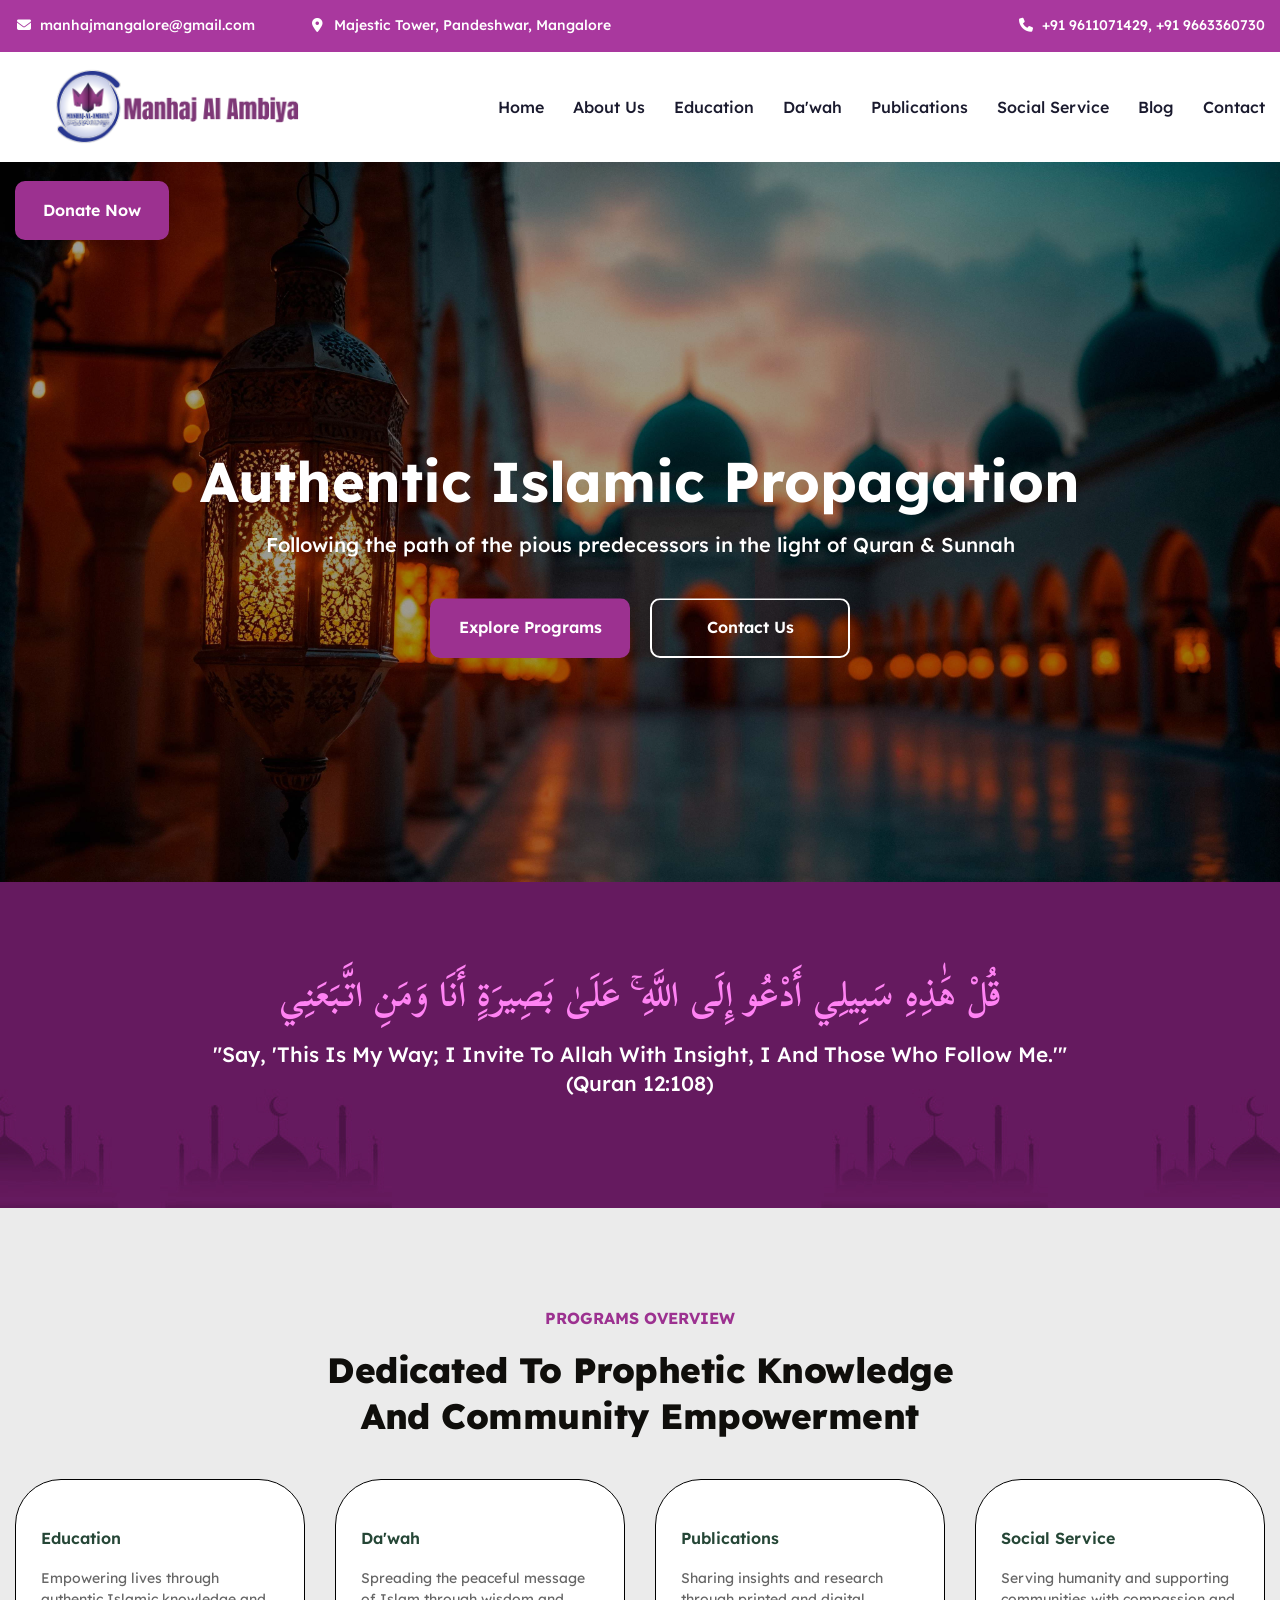
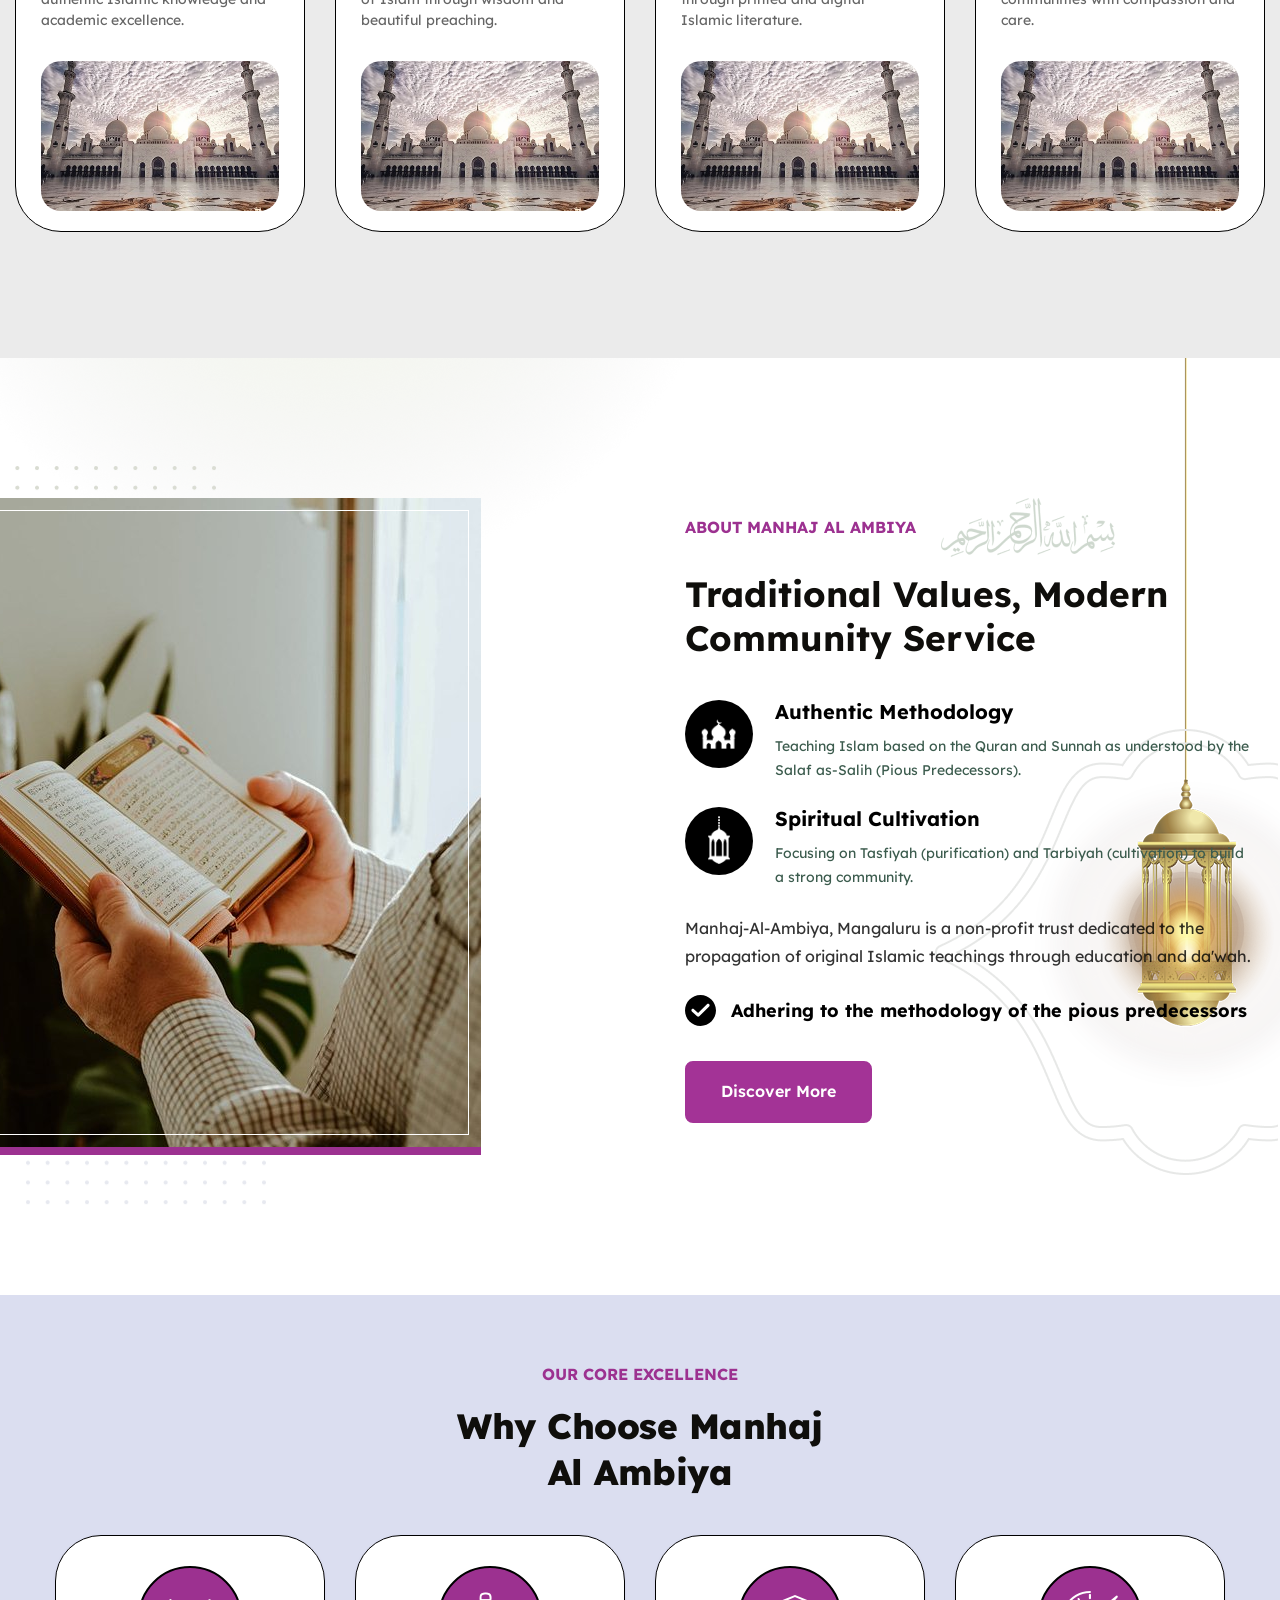
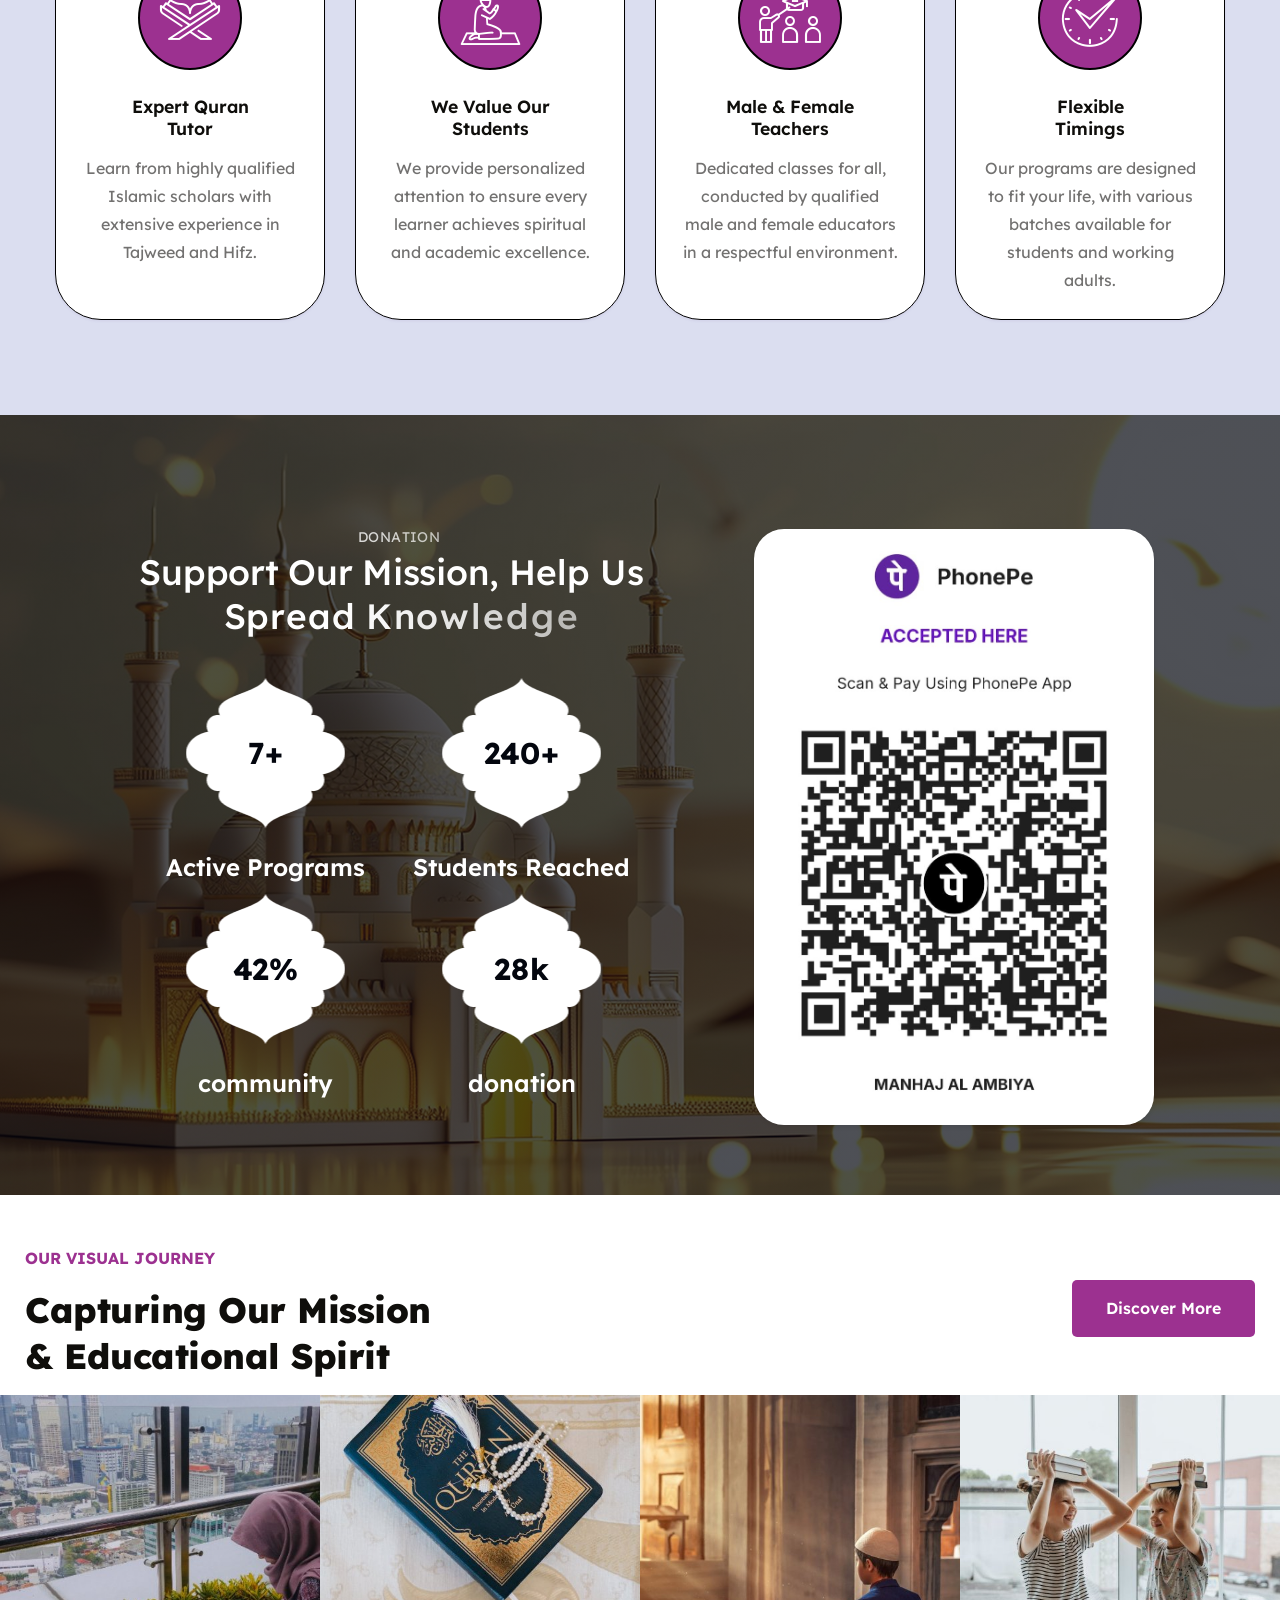
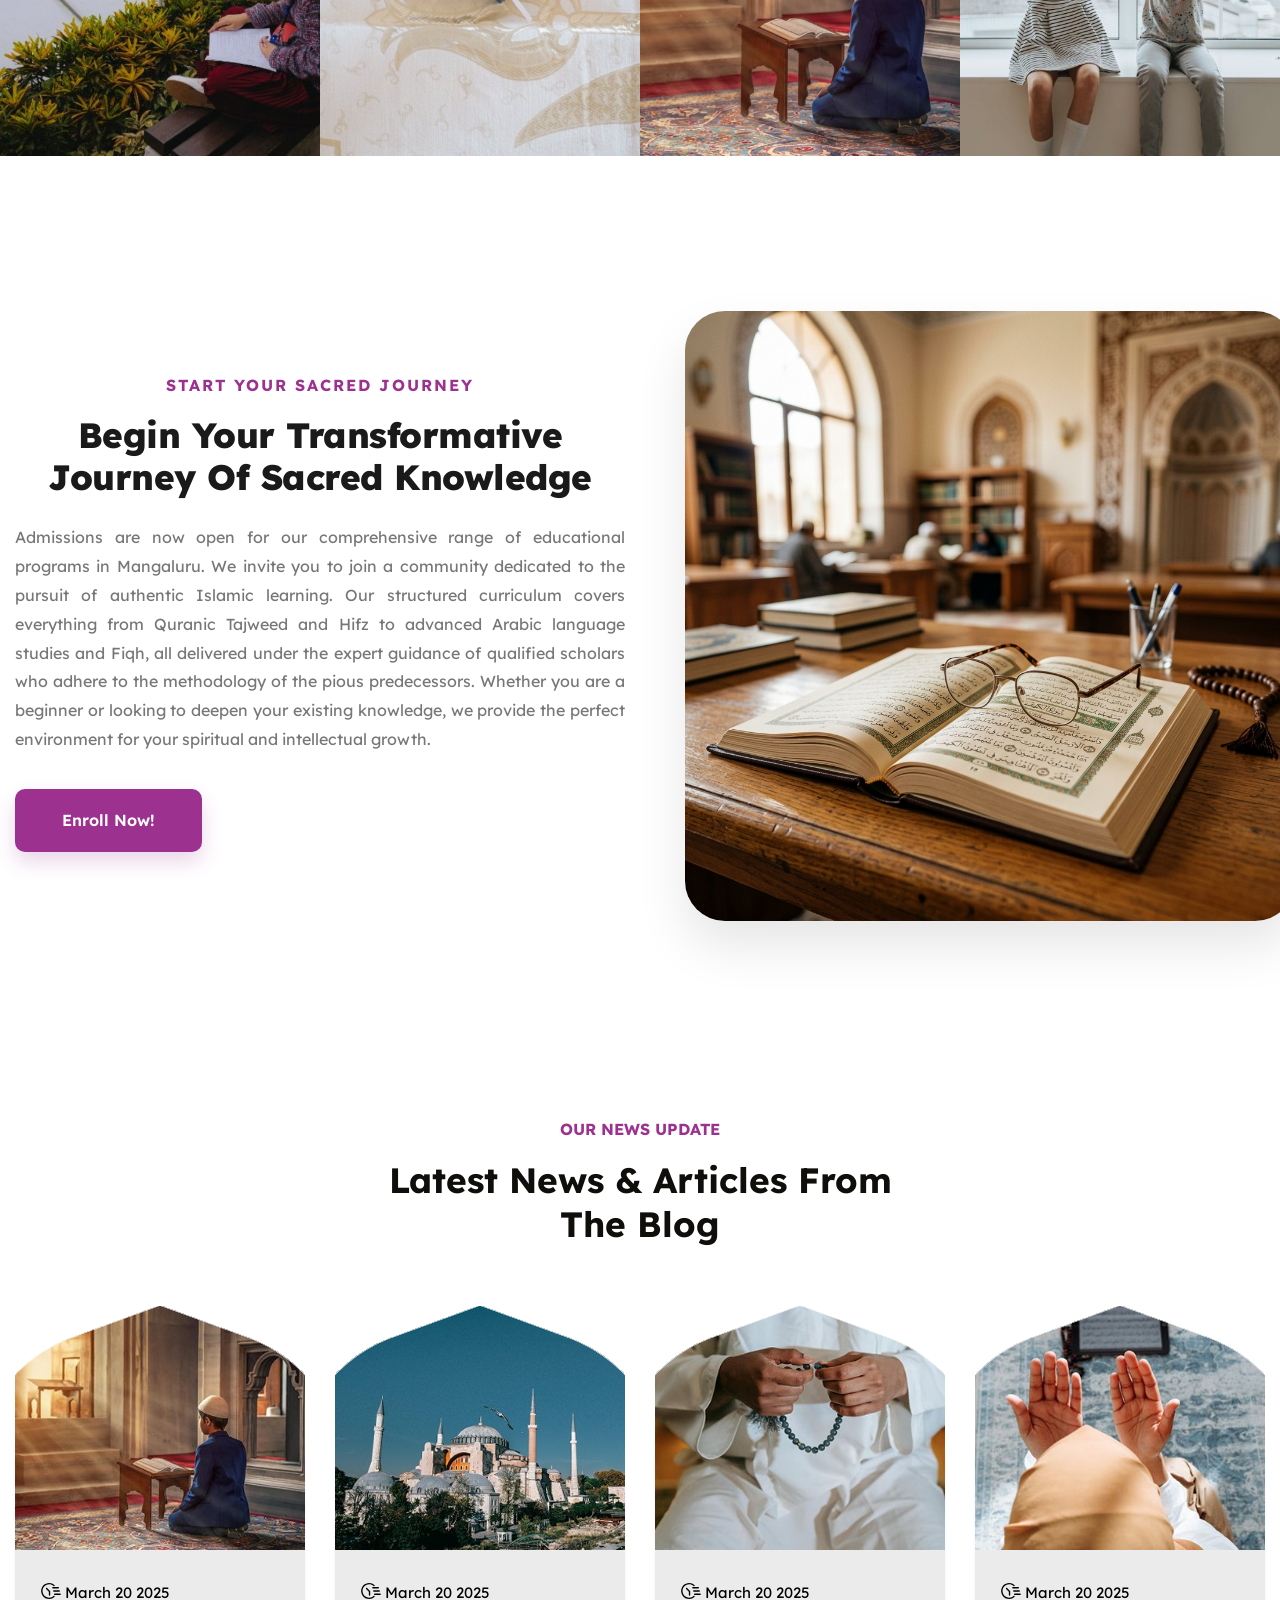
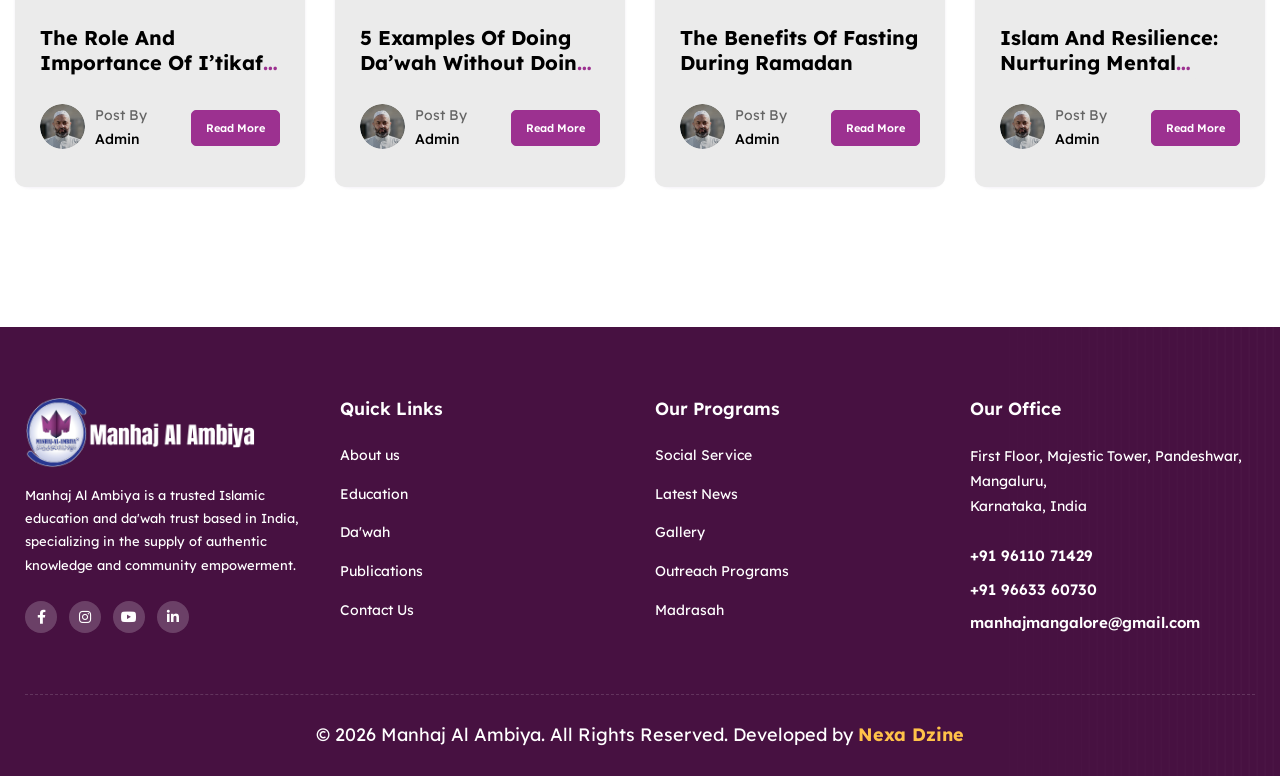
<file: index.html>
<!DOCTYPE html>
<html lang="en" dir="ltr">

<head>
	<meta charset="UTF-8">
	<meta name="viewport" content="width=device-width, initial-scale=1.0">
	<title>Manhaj Al Ambiya — Islamic Education & Da'wah, Mangaluru</title>
	<meta name="description"
		content="Non-profit Islamic educa 	tion, da'wah, and social service organisation in Mangaluru, Karnataka. Following the methodology of the pious predecessors.">
	<meta name="keywords"
		content="Manhaj Al Ambiya, Islamic Education, Da'wah, Mangaluru, Quran, Sunnah, Arabic Academy">
	<meta property="og:title" content="Manhaj Al Ambiya — Islamic Education & Da'wah, Mangaluru">
	<meta property="og:description"
		content="Non-profit Islamic education, da'wah, and social service organisation in Mangaluru, Karnataka.">
	<meta property="og:type" content="website">
	<link href="assets/css/bootstrap.css" rel="stylesheet">
	<link href="assets/css/style.css?v=2" rel="stylesheet">
	<link href="assets/css/responsive.css?v=2" rel="stylesheet">
	<link href="https://fonts.googleapis.com/css2?family=Lexend:wght@300;400;500;600;700;800;900&display=swap"
		rel="stylesheet">
	<link rel="stylesheet" href="styles.css?v=2">
</head>

<body>
		<div class="page-wrapper">


			<!-- Main Header / Style Five -->
			<header class="main-header header-style-five">
				<!-- Header Top -->
				<div class="header-top style-two">
					<div class="auto-container">
						<div class="inner-container">
							<div class="d-flex justify-content-between align-items-center flex-wrap">
								<div class="left-box d-flex align-items-center flex-wrap">
									<ul class="header-top_list">
										<li><span
												class="icon fa-solid fa-envelope fa-fw"></span>manhajmangalore@gmail.com
										</li>
										<li><span class="icon fa-solid fa-location-dot fa-fw"></span>Majestic Tower,
											Pandeshwar, Mangalore</li>
									</ul>
								</div>
								<ul class="header-top_list-two">
									<li style="font-weight: 500;"><span class="icon fa-solid fa-phone fa-fw"></span>+91
										9611071429, +91 9663360730</li>
								</ul>
							</div>
						</div>
					</div>
				</div>

				<!-- Header Upper -->
				<div class="header-upper">
					<div class="auto-container">
						<div class="inner-container">
							<div class="d-flex justify-content-between align-items-center flex-wrap">

								<div class="logo-box">
									<div class="logo"><a href="index.html"><img src="assets/main-img/logo/main-logo.png"
												alt="Manhaj Al Ambiya Logo"></a></div>
								</div>

								<div class="nav-outer">
									<!-- Main Menu -->
									<nav class="main-menu navbar-expand-md">
										<div class="navbar-header">
											<!-- Toggle Button -->
											<button class="navbar-toggler" type="button" data-toggle="collapse"
												data-target="#navbarSupportedContent"
												aria-controls="navbarSupportedContent" aria-expanded="false"
												aria-label="Toggle navigation">
												<span class="icon-bar"></span>
												<span class="icon-bar"></span>
												<span class="icon-bar"></span>
											</button>
										</div>

										<div class="navbar-collapse collapse clearfix" id="navbarSupportedContent">
											<ul class="navigation clearfix">
												<li class="active"><a href="index.html">Home</a></li>
												<li><a href="about.html">About Us</a></li>
												<li><a href="education.html">Education</a></li>
												<li><a href="dawa.html">Da'wah</a></li>
												<li><a href="publications.html">Publications</a></li>
												<li><a href="social-service.html">Social Service</a></li>
												<li><a href="blog.html">Blog</a></li>
												<li><a href="contact.html">Contact</a></li>
											</ul>
										</div>
									</nav>
								</div>

								<div class="outer-box d-flex align-items-center flex-wrap">
									<div class="header_button-box">
										<a href="#donation" class="theme-btn btn-style-five">
											<span class="btn-wrap">
												<span class="text-one">Donate Now</span>
												<span class="text-two">Donate Now</span>
											</span>
										</a>
									</div>
									<!-- Mobile Navigation Toggler -->
									<div class="mobile-nav-toggler"><span class="icon flaticon-menu"></span></div>
								</div>

							</div>
						</div>
					</div>
				</div>

				<!-- Mobile Menu  -->
				<div class="mobile-menu">
					<div class="menu-backdrop"></div>
					<div class="close-btn"><span class="icon flaticon-close-1"></span></div>

					<nav class="menu-box">
						<div class="nav-logo"><a href="index.html"><img src="assets/main-img/logo/main-logo.png"
									alt="Manhaj Al Ambiya Logo" style="height:48px;"></a></div>
						<div class="menu-outer">
							<!--Here Menu Will Come Automatically Via Javascript / Same Menu as in Header-->
						</div>
					</nav>
				</div>
			</header>
			<!-- End Header Five -->

			<!-- Slider Four -->
			<section class="slider-five">
				<div class="main-slider_two swiper-container">
					<div class="swiper-wrapper">

						<!-- Slide 1 -->
						<div class="swiper-slide">
							<div class="slider-five_bg" style="background-image:url(assets/main-img/main-slider/1.jpg)"></div>
							<div class="auto-container">
								<div class="row clearfix"
									style="display: flex; align-items: center; justify-content: center;">
									<!-- Content Column -->
									<div class="slider-five_content col-xl-12 col-lg-12 col-md-12 col-sm-12">
										<div class="slider-five_content-inner">
											<h1 class="slider-five_heading">Authentic Islamic Propagation</h1>
											<div class="slider-five_text" style="font-weight: 500;">Following the path
												of the pious predecessors in the light of Quran & Sunnah</div>
											<div class="slider-five_button mt-2">
												<a href="education.html" class="theme-btn btn-style-five">
													<span class="btn-wrap">
														<span class="text-one">Explore Programs</span>
														<span class="text-two">Explore Programs</span>
													</span>
												</a>
												<a href="contact.html" class="theme-btn btn-style-outline ms-3">
													<span class="btn-wrap">
														<span class="text-one">Contact Us</span>
														<span class="text-two">Contact Us</span>
													</span>
												</a>
											</div>
										</div>
									</div>
								</div>
							</div>
						</div>

						<!-- Slide 2 -->
						<div class="swiper-slide">
							<div class="slider-five_bg" style="background-image:url(assets/main-img/main-slider/2.jpg)"></div>
							<div class="auto-container">
								<div class="row clearfix"
									style="display: flex; align-items: center; justify-content: center;">
									<div class="slider-five_content col-xl-12 col-lg-12 col-md-12 col-sm-12">
										<div class="slider-five_content-inner">
											<h1 class="slider-five_heading">Authentic Islamic Propagation</h1>
											<div class="slider-five_text" style="font-weight: 500;">Following the path
												of the pious predecessors in the light of Quran & Sunnah</div>
											<div class="slider-five_button mt-2">
												<a href="education.html" class="theme-btn btn-style-five">
													<span class="btn-wrap">
														<span class="text-one">Explore Programs</span>
														<span class="text-two">Explore Programs</span>
													</span>
												</a>
												<a href="contact.html" class="theme-btn btn-style-outline ms-3">
													<span class="btn-wrap">
														<span class="text-one">Contact Us</span>
														<span class="text-two">Contact Us</span>
													</span>
												</a>
											</div>
										</div>
									</div>
								</div>
							</div>
						</div>

						<!-- Slide 3 -->
						<div class="swiper-slide">
							<div class="slider-five_bg" style="background-image:url(assets/main-img/main-slider/3.jpg)"></div>
							<div class="auto-container">
								<div class="row clearfix"
									style="display: flex; align-items: center; justify-content: center;">
									<div class="slider-five_content col-xl-12 col-lg-12 col-md-12 col-sm-12">
										<div class="slider-five_content-inner">
											<h1 class="slider-five_heading">Authentic Islamic Propagation</h1>
											<div class="slider-five_text" style="font-weight: 500;">Following the path
												of the pious predecessors in the light of Quran & Sunnah</div>
											<div class="slider-five_button mt-2">
												<a href="education.html" class="theme-btn btn-style-five">
													<span class="btn-wrap">
														<span class="text-one">Explore Programs</span>
														<span class="text-two">Explore Programs</span>
													</span>
												</a>
												<a href="contact.html" class="theme-btn btn-style-outline ms-3">
													<span class="btn-wrap">
														<span class="text-one">Contact Us</span>
														<span class="text-two">Contact Us</span>
													</span>
												</a>
											</div>
										</div>
									</div>
								</div>
							</div>
						</div>

						<!-- Slide 4 -->
						<div class="swiper-slide">
							<div class="slider-five_bg" style="background-image:url(assets/main-img/main-slider/4.jpg)"></div>
							<div class="auto-container">
								<div class="row clearfix"
									style="display: flex; align-items: center; justify-content: center;">
									<div class="slider-five_content col-xl-12 col-lg-12 col-md-12 col-sm-12">
										<div class="slider-five_content-inner">
											<h1 class="slider-five_heading">Authentic Islamic Propagation</h1>
											<div class="slider-five_text" style="font-weight: 500;">Following the path
												of the pious predecessors in the light of Quran & Sunnah</div>
											<div class="slider-five_button mt-2">
												<a href="education.html" class="theme-btn btn-style-five">
													<span class="btn-wrap">
														<span class="text-one">Explore Programs</span>
														<span class="text-two">Explore Programs</span>
													</span>
												</a>
												<a href="contact.html" class="theme-btn btn-style-outline ms-3">
													<span class="btn-wrap">
														<span class="text-one">Contact Us</span>
														<span class="text-two">Contact Us</span>
													</span>
												</a>
											</div>
										</div>
									</div>
								</div>
							</div>
						</div>

					</div>
				</div>
			</section>
			<!-- End Slider Four -->
			<!-- ============================================================
         SECTION 2 — MISSION STRIP (CTA Four)
         ============================================================ -->
			<section class="cta-four">
				<div class="cta-four_pattern" style="background-image:url(assets/main-img/background/cta-bg.jpg)"></div>
				<div class="auto-container">
					<h3 class="cta-four_title">
						<span class="text-arabic"
							style="display: block; font-size: 2.2rem; margin-bottom: 15px; color: #ff82f3;">قُلْ هَٰذِهِ
							سَبِيلِي أَدْعُو إِلَى اللَّهِ ۚ عَلَىٰ بَصِيرَةٍ أَنَا وَمَنِ اتَّبَعَنِي</span>
						<span
							style="display: block; font-size: 1.3rem; font-weight: 500; font-family: var(--font-body); line-height: 1.4; color: #ffffff;">"Say,
							'This is my way; I invite to Allah with insight, I and those who follow me.'" <br> (Quran
							12:108)</span>
					</h3>
				</div>
			</section>

			<!-- ============================================================
         SECTION 3 — PROGRAMS OVERVIEW (Experiance One)
         ============================================================ -->
			<section class="experiance-one">
				<div class="auto-container">
					<!-- Sec Title -->
					<div class="sec-title centered">
						<div class="sec-title_title">PROGRAMS OVERVIEW</div>
						<h2 class="sec-title_heading">Dedicated to Prophetic Knowledge <br> and Community Empowerment</h2>
					</div>
					<div class="row clearfix">

						<!-- Experiance Block One -->
						<div class="experiance-block_one col-xl-3 col-lg-6 col-md-6 col-sm-12">
							<a href="education.html" style="display: block; text-decoration: none; color: inherit;">
								<div class="experiance-block_one-inner">
									<div class="experiance-block_one-years">
										<p class="card-title-block">Education</p>
										<p
											style="font-size: 14px; font-weight: 400; color: #666; margin-top: 10px; line-height: 1.5;">
											Empowering lives through authentic Islamic knowledge and academic
											excellence.</p>
									</div>
									<div class="experiance-block_one-image">
										<img src="assets/main-img/resource/experiance.jpg" alt="" />
									</div>
								</div>
							</a>
						</div>

						<!-- Experiance Block Two -->
						<div class="experiance-block_one col-xl-3 col-lg-6 col-md-6 col-sm-12">
							<a href="dawa.html" style="display: block; text-decoration: none; color: inherit;">
								<div class="experiance-block_one-inner">
									<div class="experiance-block_one-years">
										<p class="card-title-block">Da'wah</p>
										<p
											style="font-size: 14px; font-weight: 400; color: #666; margin-top: 10px; line-height: 1.5;">
											Spreading the peaceful message of Islam through wisdom and beautiful
											preaching.</p>
									</div>
									<div class="experiance-block_one-image">
										<img src="assets/main-img/resource/experiance.jpg" alt="" />
									</div>
								</div>
							</a>
						</div>

						<!-- Experiance Block Three -->
						<div class="experiance-block_one col-xl-3 col-lg-6 col-md-6 col-sm-12">
							<a href="publications.html" style="display: block; text-decoration: none; color: inherit;">
								<div class="experiance-block_one-inner">
									<div class="experiance-block_one-years">
										<p class="card-title-block">Publications</p>
										<p
											style="font-size: 14px; font-weight: 400; color: #666; margin-top: 10px; line-height: 1.5;">
											Sharing insights and research through printed and digital Islamic
											literature.</p>
									</div>
									<div class="experiance-block_one-image">
										<img src="assets/main-img/resource/experiance.jpg" alt="" />
									</div>
								</div>
							</a>
						</div>

						<!-- Experiance Block Four -->
						<div class="experiance-block_one col-xl-3 col-lg-6 col-md-6 col-sm-12">
							<a href="social-service.html"
								style="display: block; text-decoration: none; color: inherit;">
								<div class="experiance-block_one-inner">
									<div class="experiance-block_one-years">
										<p class="card-title-block">Social Service</p>
										<p
											style="font-size: 14px; font-weight: 400; color: #666; margin-top: 10px; line-height: 1.5;">
											Serving humanity and supporting communities with compassion and care.</p>
									</div>
									<div class="experiance-block_one-image">
										<img src="assets/main-img/resource/experiance.jpg" alt="" />
									</div>
								</div>
							</a>
						</div>

					</div>
				</div>
			</section>

			<!-- ============================================================
         SECTION 4 — ABOUT US (About Two)
         ============================================================ -->
			<section class="about-two" id="about">
				<div class="about-two_pattern" style="background-image:url(assets/main-img/background/pattern-7.png)">
				</div>
				<div class="about-two_vector" style="background-image:url(assets/main-img/background/pattern-8.png)">
				</div>
				<div class="about-two_shadow" style="background-image:url(assets/main-img/background/shadow.png)"></div>
				<div class="auto-container">
					<div class="row clearfix">
						<!-- Image Column -->
						<div class="about-two_image-column col-lg-6 col-md-12 col-sm-12">
							<div class="about-two_image-outer">
								<div class="about-two_image">
									<img src="assets/main-img/resource/about-2.jpg" alt="" />
								</div>
							</div>
						</div>
						<!-- Content Column -->
						<div class="about-two_content-column col-lg-6 col-md-12 col-sm-12">
							<div class="about-two_content-outer">

								<!-- Sec Title Two -->
								<div class="sec-title-two">
									<div class="sec-title-two_title d-flex align-items-center"><span>About Manhaj Al
											Ambiya</span> <i><img src="assets/main-img/icons/bismillah-2.png"
												alt="" /></i></div>
									<h2 class="sec-title-two_heading">Traditional Values, Modern Community Service</h2>
								</div>

								<!-- Feature Block Two -->
								<div class="feature-block_two">
									<div class="feature-block_two-inner">
										<div class="feature-block_two-icon">
											<img src="assets/main-img/icons/feature-1.png" alt="" />
										</div>
										<strong>Authentic Methodology</strong>
										Teaching Islam based on the Quran and Sunnah as understood by the Salaf as-Salih
										(Pious Predecessors).
									</div>
								</div>

								<!-- Feature Block Two -->
								<div class="feature-block_two">
									<div class="feature-block_two-inner">
										<div class="feature-block_two-icon">
											<img src="assets/main-img/icons/feature-2.png" alt="" />
										</div>
										<strong>Spiritual Cultivation</strong>
										Focusing on Tasfiyah (purification) and Tarbiyah (cultivation) to build a strong
										community.
									</div>
								</div>

								<div class="about-two_text">Manhaj-Al-Ambiya, Mangaluru is a non-profit trust dedicated
									to the propagation of original Islamic teachings through education and da'wah.</div>
								<div class="about-two_learning"><span><img src="assets/main-img/icons/check.svg"
											alt="" /></span> Adhering to the methodology of the pious predecessors
								</div>
								<!-- Button Box -->
								<div class="about-two_button">
									<a href="about.html" class="theme-btn btn-style-six">
										<span class="btn-wrap">
											<span class="text-one">Discover More</span>
											<span class="text-two">Discover More</span>
										</span>
									</a>
								</div>
							</div>
						</div>
					</div>
				</div>
			</section>

			<!-- ============================================================
         SECTION 5 — WHY CHOOSE US (Institute One)
         ============================================================ -->
			<!-- Institute One -->
			<section class="institute-one" id="why-us">
				<div class="auto-container">
					<!-- Sec Title -->
					<div class="sec-title centered">
						<div class="sec-title_title">Our Core Excellence</div>
						<h2 class="sec-title_heading">Why Choose Manhaj <br> Al Ambiya</h2>
					</div>
					<div class="row clearfix">

						<!-- Institute Block One -->
						<div class="institute-block_one col-xl-3 col-lg-6 col-md-6 col-sm-12">
							<div class="institute-block_one-inner wow fadeInLeft" data-wow-delay="150ms"
								data-wow-duration="1000ms">
								<div class="institute-block_one-bismillah"
									style="background-image:url(assets/main-img/icons/bismillah-5.png)"></div>
								<div class="institute-block_one-icon flaticon-quran-1"></div>
								<h4 class="institute-block_one-heading"><a href="education.html">Expert Quran <br>
										Tutor</a></h4>
								<div class="institute-block_one-text">Learn from highly qualified Islamic scholars with
									extensive experience in Tajweed and Hifz.</div>
							</div>
						</div>

						<!-- Institute Block One -->
						<div class="institute-block_one col-xl-3 col-lg-6 col-md-6 col-sm-12">
							<div class="institute-block_one-inner wow fadeInLeft" data-wow-delay="150ms"
								data-wow-duration="1000ms">
								<div class="institute-block_one-bismillah"
									style="background-image:url(assets/main-img/icons/bismillah-5.png)"></div>
								<div class="institute-block_one-icon flaticon-pray-1"></div>
								<h4 class="institute-block_one-heading"><a href="education.html">We Value Our <br>
										Students</a></h4>
								<div class="institute-block_one-text">We provide personalized attention to ensure every
									learner achieves spiritual and academic excellence.</div>
							</div>
						</div>

						<!-- Institute Block One -->
						<div class="institute-block_one col-xl-3 col-lg-6 col-md-6 col-sm-12">
							<div class="institute-block_one-inner wow fadeInLeft" data-wow-delay="150ms"
								data-wow-duration="1000ms">
								<div class="institute-block_one-bismillah"
									style="background-image:url(assets/main-img/icons/bismillah-5.png)"></div>
								<div class="institute-block_one-icon flaticon-education"></div>
								<h4 class="institute-block_one-heading"><a href="education.html">Male & Female <br>
										Teachers</a></h4>
								<div class="institute-block_one-text">Dedicated classes for all, conducted by qualified
									male and female educators in a respectful environment.</div>
							</div>
						</div>

						<!-- Institute Block One -->
						<div class="institute-block_one col-xl-3 col-lg-6 col-md-6 col-sm-12">
							<div class="institute-block_one-inner wow fadeInLeft" data-wow-delay="150ms"
								data-wow-duration="1000ms">
								<div class="institute-block_one-bismillah"
									style="background-image:url(assets/main-img/icons/bismillah-5.png)"></div>
								<div class="institute-block_one-icon flaticon-time-management"></div>
								<h4 class="institute-block_one-heading"><a href="contact.html">Flexible <br>
										Timings</a></h4>
								<div class="institute-block_one-text">Our programs are designed to fit your life, with
									various batches available for students and working adults.</div>
							</div>
						</div>

					</div>
				</div>
			</section>
			<!-- End Institute One -->


			<!--==============================
donation Area  
==============================-->
			<section class="donation-area overflow-visible "
				style="background-image: url('assets/main-img/background/donation_bg_1.jpg'); background-size: cover; background-position: center;">
				<div class="container">
					<div class="row gy-5 align-items-center">
						<div class="col-xl-7 col-xxl-7 col-lg-7 col-md-12 col-sm-12 col-12 ps-xl-0">
							<div class="title-area mb-40 text-center">
								<span class="sub-title style2 text-anime-style-2 text-white"
									style="color: #fff !important;">DONATION</span>
								<h2 class="sec-title text-white text-anime-style-3">Support Our Mission, Help Us <br>
									<span>Spread Knowledge</span>
								</h2>
							</div>
							<div class="donation-counter-wrapp" style="width: 100%; max-width: 500px; margin: 0 auto;">
								<div class="counter-box wow fadeInUp" data-wow-delay=".3s">
									<div class="box-number"><span class="counter-number">15</span>+</div>
									<div class="media-body">
										<h3 class="box-title">Active Programs</h3>
									</div>
								</div>

								<div class="counter-box wow fadeInUp" data-wow-delay=".4s">
									<div class="box-number"><span class="counter-number">500</span>+</div>
									<div class="media-body">
										<h3 class="box-title">Students Reached</h3>
									</div>
								</div>

								<div class="counter-box wow fadeInUp" data-wow-delay=".5s">
									<div class="box-number"><span class="counter-number">90</span>%</div>
									<div class="media-body">
										<h3 class="box-title">community</h3>
									</div>
								</div>

								<div class="counter-box wow fadeInUp" data-wow-delay=".6s">
									<div class="box-number"><span class="counter-number">60</span>k</div>
									<div class="media-body">
										<h3 class="box-title">donation</h3>
									</div>
								</div>

							</div>
						</div>
						<div class="col-xl-5 col-xxl-5 col-lg-5 col-md-12 col-sm-12 col-12" id="upi">
							<div class="wow fadeInRight" data-wow-delay=".7s">
								<div class="text-center">
									<img src="assets/main-img/files/UPI_qr.jpeg" alt="UPI QR Code" id="upi"
										class="img-fluid shadow-sm"
										style="max-width: 400px; width: 100%; border-radius: 30px; margin-top: 30px;">
								</div>
							</div>
						</div>
					</div>
				</div>
			</section>

			<!-- ============================================================
         SECTION 8 — IMAGE GALLERY (Gallery Two)
         ============================================================ -->
			<section class="gallery-two" id="gallery" style="margin-bottom: -500px;" >
				<div class="auto-container">
					<!-- Sec Title -->
					<div class="sec-title d-flex justify-content-between align-items-center flex-wrap">
						<div class="left-box">
							<div class="sec-title_title">Our Visual Journey</div>
							<h2 class="sec-title_heading">Capturing Our Mission <br> & Educational Spirit</h2>
						</div>
						<!-- Button Box -->
						<div class="gallery-one_button">
							<a href="gallery.html" class="theme-btn btn-style-one">
								<span class="btn-wrap">
									<span class="text-one">Discover More</span>
									<span class="text-two">Discover More</span>
								</span>
							</a>
						</div>
					</div>
				</div>
				<div class="outer-container">
					<div class="gallery-two_carousel swiper-container">
						<div class="swiper-wrapper">

							<!-- Slide -->
							<div class="swiper-slide">
								<!-- Gallery Block Two -->
								<div class="gallery-block_two">
									<div class="gallery-block_two-inner">
										<div class="gallery-block_two-image">
											<img src="assets/main-img/gallery/5.jpg" alt="" />
										</div>
									</div>
								</div>
							</div>

							<!-- Slide -->
							<div class="swiper-slide">
								<!-- Gallery Block Two -->
								<div class="gallery-block_two">
									<div class="gallery-block_two-inner">
										<div class="gallery-block_two-image">
											<img src="assets/main-img/gallery/6.jpg" alt="" />

										</div>
									</div>
								</div>
							</div>

							<!-- Slide -->
							<div class="swiper-slide">
								<!-- Gallery Block Two -->
								<div class="gallery-block_two">
									<div class="gallery-block_two-inner">
										<div class="gallery-block_two-image">
											<img src="assets/main-img/gallery/7.jpg" alt="" />

										</div>
									</div>
								</div>
							</div>

							<!-- Slide -->
							<div class="swiper-slide">
								<!-- Gallery Block Two -->
								<div class="gallery-block_two">
									<div class="gallery-block_two-inner">
										<div class="gallery-block_two-image">
											<img src="assets/main-img/gallery/8.jpg" alt="" />

										</div>
									</div>
								</div>
							</div>

							<!-- Slide -->
							<div class="swiper-slide">
								<!-- Gallery Block Two -->
								<div class="gallery-block_two">
									<div class="gallery-block_two-inner">
										<div class="gallery-block_two-image">
											<img src="assets/main-img/gallery/5.jpg" alt="" />

										</div>
									</div>
								</div>
							</div>

							<!-- Slide -->
							<div class="swiper-slide">
								<!-- Gallery Block Two -->
								<div class="gallery-block_two">
									<div class="gallery-block_two-inner">
										<div class="gallery-block_two-image">
											<img src="assets/main-img/gallery/6.jpg" alt="" />

										</div>
									</div>
								</div>
							</div>

							<!-- Slide -->
							<div class="swiper-slide">
								<!-- Gallery Block Two -->
								<div class="gallery-block_two">
									<div class="gallery-block_two-inner">
										<div class="gallery-block_two-image">
											<img src="assets/main-img/gallery/7.jpg" alt="" />

										</div>
									</div>
								</div>
							</div>

							<!-- Slide -->
							<div class="swiper-slide">
								<!-- Gallery Block Two -->
								<div class="gallery-block_two">
									<div class="gallery-block_two-inner">
										<div class="gallery-block_two-image">
											<img src="assets/main-img/gallery/8.jpg" alt="" />

										</div>
									</div>
								</div>
							</div>

						</div>
					</div>

				</div>
			</section>


			<!-- ============================================================
         SECTION 9 — ADMISSION (Learning One)
         ============================================================ -->
			<section class="learning-one" id="admission" >
				<!-- <div class="learning-one_bg"></div> -->
				<div class="auto-container">
					<div class="row align-items-center justify-content-between">
						<!-- Column -->
						<div class="col-lg-6 col-md-12 mb-5 mb-lg-0 text-center text-lg-start">
							<!-- Sec Title -->
							<div class="sec-title style-two">
								<div class="sec-title_title">START YOUR SACRED JOURNEY</div>
								<h2 class="sec-title_heading mx-auto mx-lg-0">
									Begin Your Transformative Journey Of Sacred Knowledge</h2>
								<div class="sec-title_text mx-auto mx-lg-0 ">Admissions are now
									open for our comprehensive range of
									educational programs in Mangaluru. We invite you to join a community dedicated to
									the pursuit of authentic Islamic learning. Our structured curriculum covers
									everything from Quranic Tajweed and Hifz to advanced Arabic language studies and
									Fiqh, all delivered under the expert guidance of qualified scholars who adhere to
									the methodology of the pious predecessors. Whether you are a beginner or looking to
									deepen your existing knowledge, we provide the perfect environment for your
									spiritual and intellectual growth.</div>
							</div>
							<!-- CTA & Students Wrapper -->
							<div class="cta_wrapper justify-content-center justify-content-lg-start">
								<!-- Button Box -->
								<div class="learning-one_button">
									<a href="contact.html" class="theme-btn btn-style-five">
										<span class="btn-wrap">
											<span class="text-one">Enroll Now!</span>
											<span class="text-two">Enroll Now!</span>
										</span>
									</a>
								</div>
								
								<!-- Students Box -->
								
								
							</div>
						</div>
						<!-- Column -->
						<div class="col-lg-6 col-md-12">
							<div class="learning-one_image">
								<img src="assets/main-img/resource/admission-cta.png" alt="Admission Manhaj Al Ambiya" />
							</div>
						</div>
					</div>
				</div>
			</section>

			<!-- ============================================================
         SECTION 10 — NEWS (News Four)
         ============================================================ -->
			<section class="news-four">
				<div class="auto-container">

					<!-- Sec Title Two -->
					<div class="sec-title-two centered">
						<div class="sec-title-two_title d-flex align-items-center"><span>Our News Update</span></div>
						<h2 class="sec-title-two_heading">Latest News & Articles From <br> The Blog </h2>
					</div>

					<div class="row clearfix">

						<!-- News Block Five -->
						<div class="news-block_five col-xl-3 col-lg-6 col-md-6 col-sm-12">
							<div class="news-block_five-inner">
								<div class="news-block_five-image">
									<a href="news-detail.html"><img src="assets/main-img/resource/news-20.jpg"
											alt="" /></a>
								</div>
								<div class="news-block_five-content">
									<ul class="news-block_five-meta d-flex align-items-center flex-wrap">
										<li><span class="icon"><img src="assets/main-img/icons/event-clock.svg"
													alt="" /></span>March 20 2025</li>
									</ul>
									<h5 class="news-block_five-heading"><a href="news-detail.html">The Role and
											Importance of i’tikaf in the Life of the…</a></h5>
									<div
										class="news-block_five-info d-flex justify-content-between align-items-center flex-wrap">
										<div class="news-block_five-author">
											<div class="news-block_five-author_image">
												<img src="assets/main-img/resource/author-2.png" alt="" />
											</div>
											Post By
											<strong>Admin</strong>
										</div>
										<a class="news-block_five-more theme-btn" href="news-detail.html">Read More</a>
									</div>
								</div>
							</div>
						</div>

						<!-- News Block Five -->
						<div class="news-block_five col-xl-3 col-lg-6 col-md-6 col-sm-12">
							<div class="news-block_five-inner">
								<div class="news-block_five-image">
									<a href="news-detail.html"><img src="assets/main-img/resource/news-21.jpg"
											alt="" /></a>
								</div>
								<div class="news-block_five-content">
									<ul class="news-block_five-meta d-flex align-items-center flex-wrap">
										<li><span class="icon"><img src="assets/main-img/icons/event-clock.svg"
													alt="" /></span>March 20 2025</li>
									</ul>
									<h5 class="news-block_five-heading"><a href="news-detail.html">5 Examples of Doing
											Da’wah Without Doing Da’wah</a></h5>
									<div
										class="news-block_five-info d-flex justify-content-between align-items-center flex-wrap">
										<div class="news-block_five-author">
											<div class="news-block_five-author_image">
												<img src="assets/main-img/resource/author-2.png" alt="" />
											</div>
											Post By
											<strong>Admin</strong>
										</div>
										<a class="news-block_five-more theme-btn" href="news-detail.html">Read More</a>
									</div>
								</div>
							</div>
						</div>

						<!-- News Block Five -->
						<div class="news-block_five col-xl-3 col-lg-6 col-md-6 col-sm-12">
							<div class="news-block_five-inner">
								<div class="news-block_five-image">
									<a href="news-detail.html"><img src="assets/main-img/resource/news-22.jpg"
											alt="" /></a>
								</div>
								<div class="news-block_five-content">
									<ul class="news-block_five-meta d-flex align-items-center flex-wrap">
										<li><span class="icon"><img src="assets/main-img/icons/event-clock.svg"
													alt="" /></span>March 20 2025</li>
									</ul>
									<h5 class="news-block_five-heading"><a href="news-detail.html">The Benefits of
											Fasting During Ramadan</a></h5>
									<div
										class="news-block_five-info d-flex justify-content-between align-items-center flex-wrap">
										<div class="news-block_five-author">
											<div class="news-block_five-author_image">
												<img src="assets/main-img/resource/author-2.png" alt="" />
											</div>
											Post By
											<strong>Admin</strong>
										</div>
										<a class="news-block_five-more theme-btn" href="news-detail.html">Read More</a>
									</div>
								</div>
							</div>
						</div>

						<!-- News Block Five -->
						<div class="news-block_five col-xl-3 col-lg-6 col-md-6 col-sm-12">
							<div class="news-block_five-inner">
								<div class="news-block_five-image">
									<a href="news-detail.html"><img src="assets/main-img/resource/news-23.jpg"
											alt="" /></a>
								</div>
								<div class="news-block_five-content">
									<ul class="news-block_five-meta d-flex align-items-center flex-wrap">
										<li><span class="icon"><img src="assets/main-img/icons/event-clock.svg"
													alt="" /></span>March 20 2025</li>
									</ul>
									<h5 class="news-block_five-heading"><a href="news-detail.html">Islam and Resilience:
											Nurturing Mental Health Through Faith</a></h5>
									<div
										class="news-block_five-info d-flex justify-content-between align-items-center flex-wrap">
										<div class="news-block_five-author">
											<div class="news-block_five-author_image">
												<img src="assets/main-img/resource/author-2.png" alt="" />
											</div>
											Post By
											<strong>Admin</strong>
										</div>
										<a class="news-block_five-more theme-btn" href="news-detail.html">Read More</a>
									</div>
								</div>
							</div>
						</div>

					</div>

				</div>
			</section>


			</main>

			<!-- ============================================================
       SECTION 11 — FOOTER
       ============================================================ -->

			<!-- Footer Style -->
			<footer class="modern-footer-ref">
				<div class="auto-container position-relative" style="z-index: 2;">
					<div class="row">

						<!-- Column 1: Logo & Text -->
						<div class="col-lg-3 col-md-6 mb-5 mb-lg-0 col-sm-6">
							<div class="footer-widget logo-widget pe-lg-4">
								<div class="footer-logo mb-3">
									<a href="index.html">
										<img src="assets/main-img/logo/footer-logo.png" alt="Manhaj Al Ambiya">
									</a>
								</div>
								<p class="footer-text-ref">
									Manhaj Al Ambiya is a trusted Islamic education and da'wah trust based in India,
									specializing in the supply of authentic knowledge and community empowerment.
								</p>
								<!-- Social Icons Moved Here -->
								<div class="social-group-ref mt-4">
									<a href="https://facebook.com/" aria-label="Facebook"><i
											class="fa-brands fa-facebook-f"></i></a>
									<a href="https://instagram.com/" aria-label="Instagram"><i
											class="fa-brands fa-instagram"></i></a>
									<a href="https://youtube.com/" aria-label="YouTube"><i
											class="fa-brands fa-youtube"></i></a>
									<a href="https://linkedin.com/" aria-label="LinkedIn"><i
											class="fa-brands fa-linkedin-in"></i></a>
								</div>
							</div>
						</div>

						<!-- Column 2: Products / Quick Links -->
						<div class="col-lg-3 col-md-6 mb-5 mb-lg-0">
							<div class="footer-widget links-widget ps-lg-5">
								<h4 class="footer-title-ref">Quick Links</h4>
								<ul class="footer-list-ref">
									<li><a href="about.html">About us</a></li>
									<li><a href="education.html">Education</a></li>
									<li><a href="dawa.html">Da'wah</a></li>
									<li><a href="publications.html">Publications</a></li>
									<li><a href="contact.html">Contact Us</a></li>
								</ul>
							</div>
						</div>

						<!-- Column 3: Resources / Other Links -->
						<div class="col-lg-3 col-md-6 mb-5 mb-md-0">
							<div class="footer-widget links-widget ps-lg-4">
								<h4 class="footer-title-ref">Our Programs</h4>
								<ul class="footer-list-ref">
									<li><a href="social-service.html">Social Service</a></li>
									<li><a href="blog.html">Latest News</a></li>
									<li><a href="gallery.html">Gallery</a></li>
									<li><a href="dawa.html">Outreach Programs</a></li>
									<li><a href="education.html">Madrasah</a></li>
								</ul>
							</div>
						</div>

						<!-- Column 4: Our Office -->
						<div class="col-lg-3 col-md-6">
							<div class="footer-widget office-widget">
								<h4 class="footer-title-ref">Our Office</h4>
								<span class="contact-text-ref">
									First Floor, Majestic Tower, Pandeshwar, Mangaluru,<br>Karnataka, India
								</span>
								<a href="tel:+919611071429" class="contact-highlight-ref mt-4">+91 96110 71429</a>
								<a href="tel:+919663360730" class="contact-highlight-ref mt-2">+91 96633 60730</a>
								<a href="mailto:manhajmangalore@gmail.com"
									class="contact-highlight-ref mt-2">manhajmangalore@gmail.com</a>
							</div>
						</div>

					</div>

					<!-- Footer Bottom Area -->
					<div class="footer-bottom-ref">
						<!-- Copyright -->
						<div class="copyright-ref mb-3 mb-md-0">
							© 2026 Manhaj Al Ambiya. All Rights Reserved. Developed by <a href="https://wa.link/jpp1mq"
								target="_blank">Nexa Dzine</a>
						</div>
					</div>

				</div>
			</footer>
			<!-- End Footer Style -->


		</div><!-- End PageWrapper -->

		<!-- Search Popup -->
		<div class="search-popup">
			<div class="color-layer"></div>
			<button class="close-search"><span class="flaticon-close-1"></span></button>
			<form method="post" action="blog.html">
				<div class="form-group">
					<input type="search" name="search-field" value="" placeholder="Search Here" required="">
					<button class="fa fa-solid fa-magnifying-glass fa-fw" type="submit"></button>
				</div>
			</form>
		</div>
		<!-- End Search Popup -->

		<div class="progress-wrap">
			<svg class="progress-circle svg-content" width="100%" height="100%" viewBox="-1 -1 102 102">
				<path d="M50,1 a49,49 0 0,1 0,98 a49,49 0 0,1 0,-98" />
			</svg>
		</div>

		<script src="assets/js/jquery.js"></script>
		<script src="assets/js/popper.min.js"></script>
		<script src="assets/js/bootstrap.min.js"></script>
		<script src="assets/js/appear.js"></script>
		<script src="assets/js/parallax.min.js"></script>
		<script src="assets/js/tilt.jquery.min.js"></script>
		<script src="assets/js/jquery.paroller.min.js"></script>
		<script src="assets/js/wow.js"></script>
		<script src="assets/js/jarallax.js"></script>
		<script src="assets/js/swiper.min.js"></script>
		<script src="assets/js/backtotop.js"></script>
		<script src="assets/js/odometer.js"></script>
		<script src="assets/js/parallax-scroll.js"></script>
		<script src="assets/js/gsap.min.js"></script>
		<script src="assets/js/SplitText.min.js"></script>
		<script src="assets/js/ScrollTrigger.min.js"></script>
		<script src="assets/js/ScrollToPlugin.min.js"></script>
		<script src="assets/js/ScrollSmoother.min.js"></script>
		<script src="assets/js/magnific-popup.min.js"></script>
		<script src="assets/js/nav-tool.js"></script>
		<script src="assets/js/jquery-ui.js"></script>
		<script src="assets/js/element-in-view.js"></script>
		<script src="assets/js/circle-progress.js"></script>
		<script src="assets/js/jquery.counterup.min.js"></script>
		<script src="assets/js/nice-select.min.js"></script>
		<script src="assets/js/script.js"></script>
		<script src="script.js"></script>
	</body>

</html>
</file>
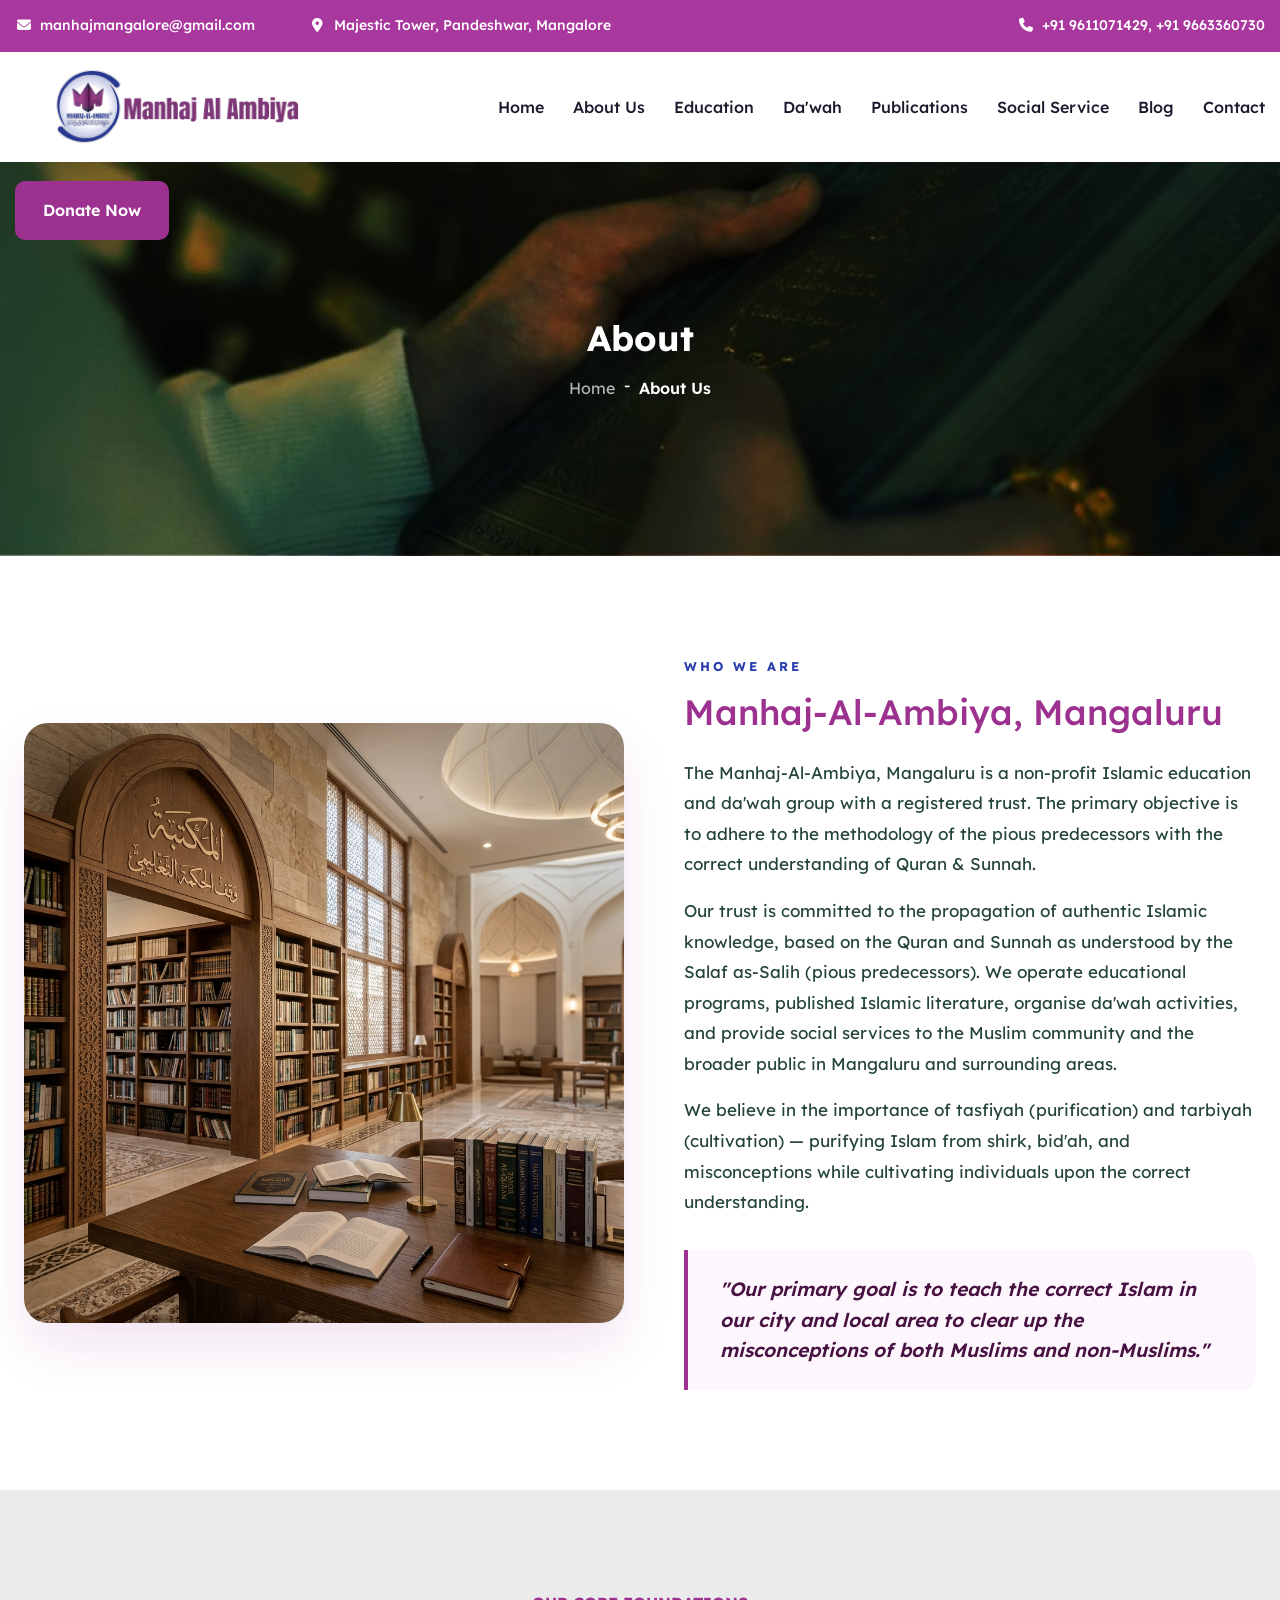
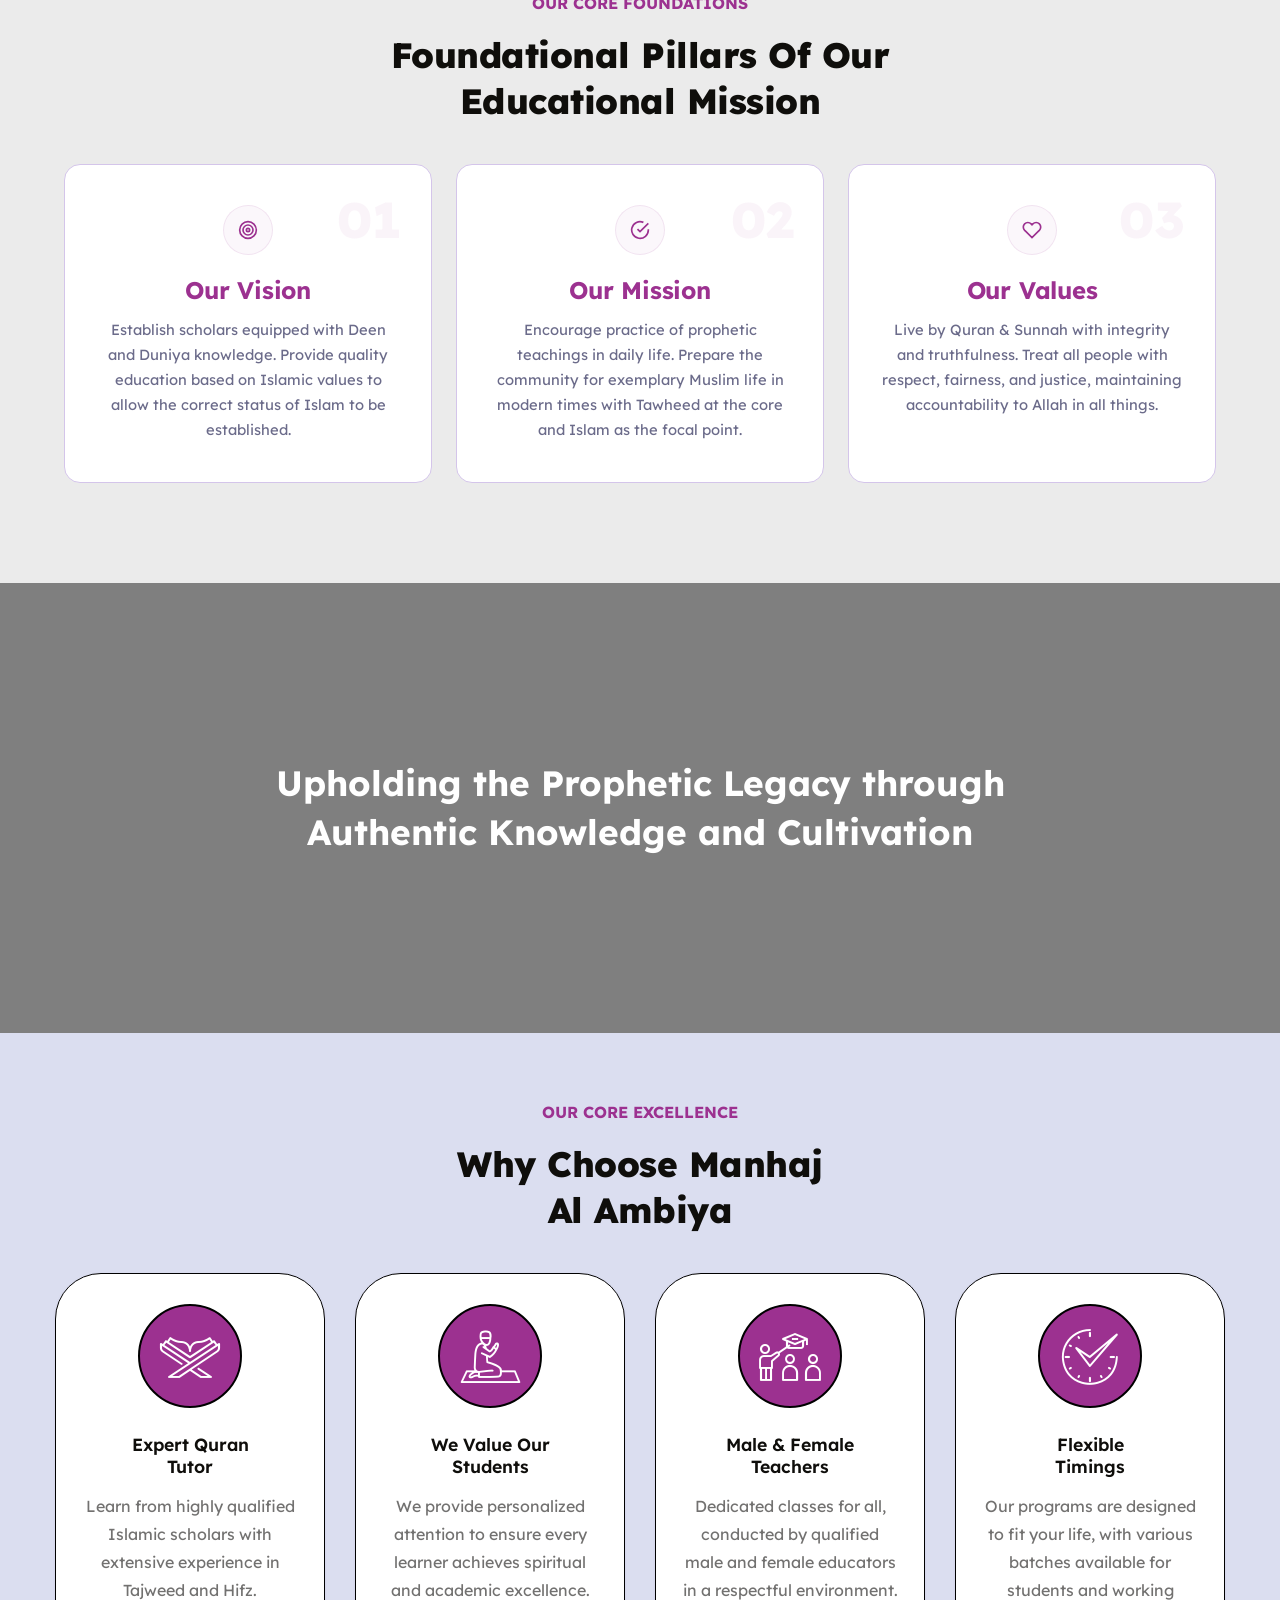
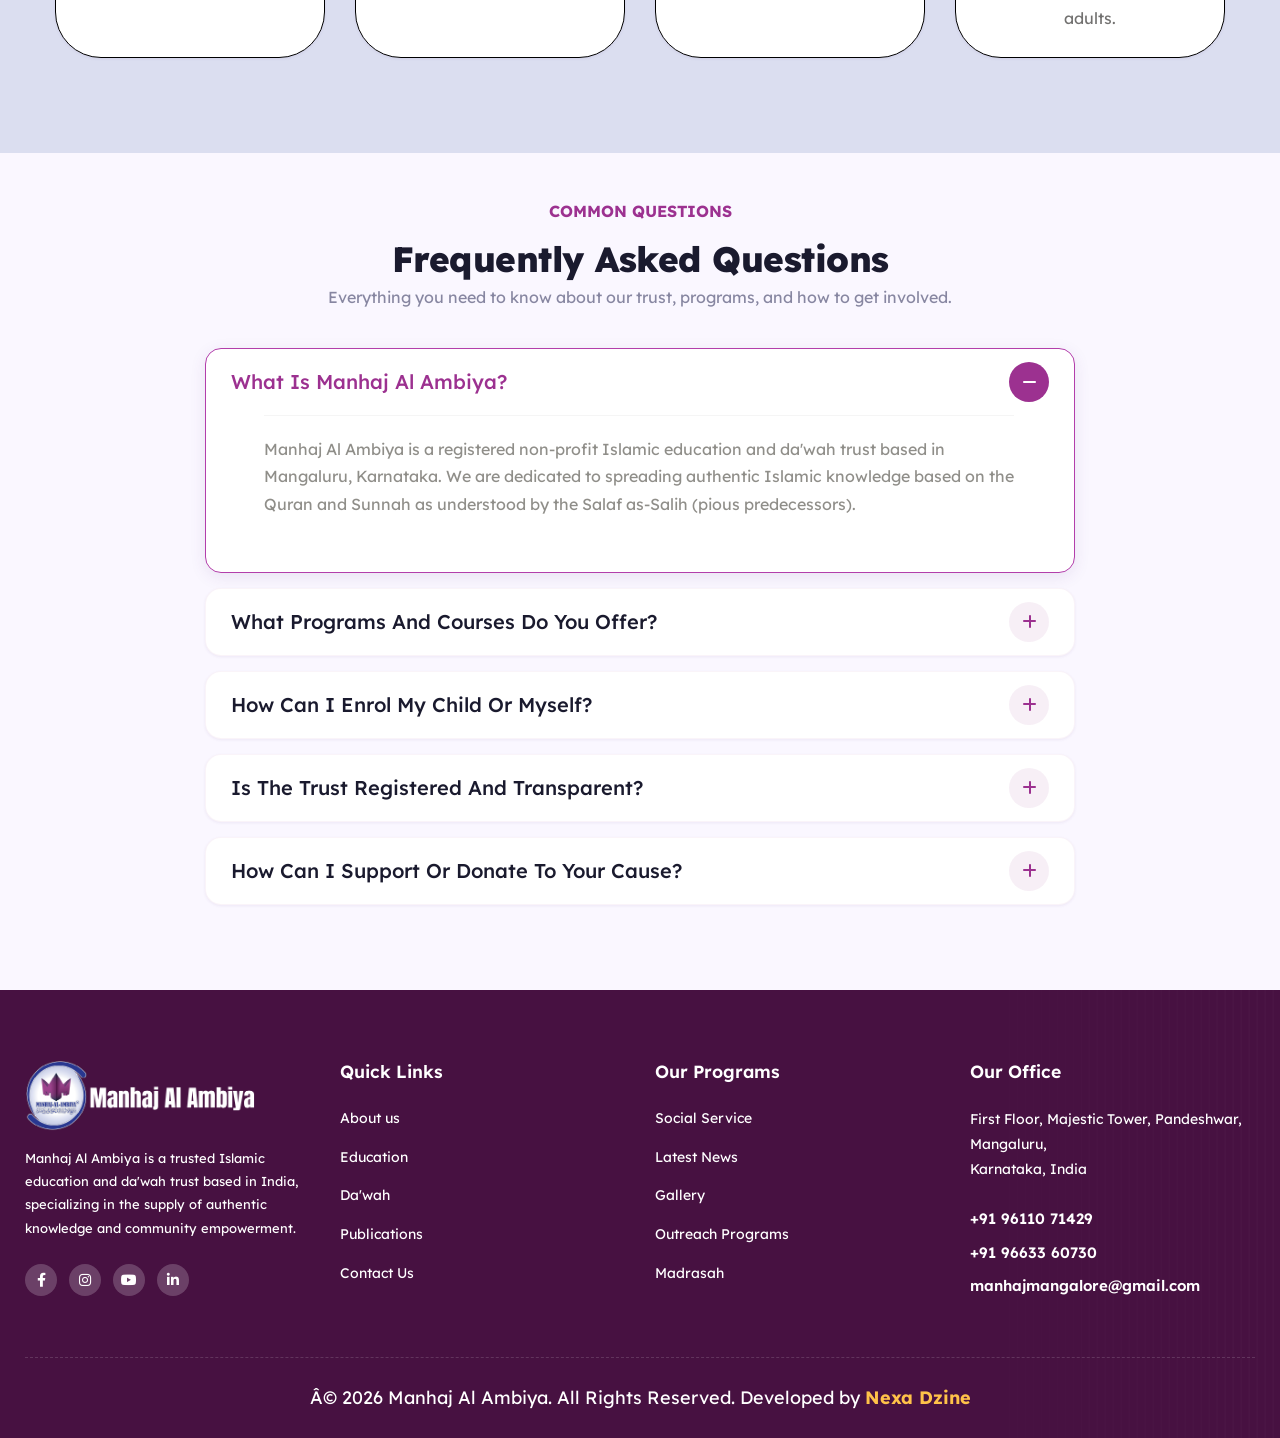
<file: about.html>
<!DOCTYPE html>
<html lang="en" dir="ltr">

<head>
	<meta charset="UTF-8">
	<meta name="viewport" content="width=device-width, initial-scale=1.0, maximum-scale=5.0, user-scalable=yes">
	<title>About Us â€” Manhaj Al Ambiya</title>
	<meta name="description"
		content="Learn about our mission, vision, and values as a da'wah organisation in Mangaluru followings the pious predecessors.">
	<link href="assets/css/bootstrap.css" rel="stylesheet">
	<link rel="stylesheet" href="assets/css/style.css?v=2">
	<link href="assets/css/responsive.css?v=2" rel="stylesheet">
	<link href="https://fonts.googleapis.com/css2?family=Lexend:wght@300;400;500;600;700;800;900&display=swap"
		rel="stylesheet">
	<link rel="stylesheet" href="styles.css?v=2">
</head>

<body>
	<div class="page-wrapper">

		<!-- Navbar -->
		<!-- Main Header / Style Five -->
		<header class="main-header header-style-five">
			<!-- Header Top -->
			<div class="header-top style-two">
				<div class="auto-container">
					<div class="inner-container">
						<div class="d-flex justify-content-between align-items-center flex-wrap">
							<div class="left-box d-flex align-items-center flex-wrap">
								<ul class="header-top_list">
									<li><span class="icon fa-solid fa-envelope fa-fw"></span>manhajmangalore@gmail.com
									</li>
									<li><span class="icon fa-solid fa-location-dot fa-fw"></span>Majestic Tower,
										Pandeshwar, Mangalore</li>
								</ul>
							</div>
							<ul class="header-top_list-two">
								<li style="font-weight: 500;"><span class="icon fa-solid fa-phone fa-fw"></span>+91
									9611071429, +91 9663360730</li>
							</ul>
						</div>
					</div>
				</div>
			</div>

			<!-- Header Upper -->
			<div class="header-upper">
				<div class="auto-container">
					<div class="inner-container">
						<div class="d-flex justify-content-between align-items-center flex-wrap">

							<div class="logo-box">
								<div class="logo"><a href="index.html"><img src="assets/main-img/logo/main-logo.png"
											alt="Manhaj Al Ambiya Logo"></a></div>
							</div>

							<div class="nav-outer">
								<!-- Main Menu -->
								<nav class="main-menu navbar-expand-md">
									<div class="navbar-header">
										<!-- Toggle Button -->
										<button class="navbar-toggler" type="button" data-toggle="collapse"
											data-target="#navbarSupportedContent" aria-controls="navbarSupportedContent"
											aria-expanded="false" aria-label="Toggle navigation">
											<span class="icon-bar"></span>
											<span class="icon-bar"></span>
											<span class="icon-bar"></span>
										</button>
									</div>

									<div class="navbar-collapse collapse clearfix" id="navbarSupportedContent">
										<ul class="navigation clearfix">
											<li class="active"><a href="index.html">Home</a></li>
											<li><a href="about.html">About Us</a></li>
											<li><a href="education.html">Education</a></li>
											<li><a href="dawa.html">Da'wah</a></li>
											<li><a href="publications.html">Publications</a></li>
											<li><a href="social-service.html">Social Service</a></li>
											<li><a href="blog.html">Blog</a></li>
											<li><a href="contact.html">Contact</a></li>
										</ul>
									</div>
								</nav>
							</div>

							<div class="outer-box d-flex align-items-center flex-wrap">
								<div class="header_button-box">
									<a href="#donation" class="theme-btn btn-style-five">
										<span class="btn-wrap">
											<span class="text-one">Donate Now</span>
											<span class="text-two">Donate Now</span>
										</span>
									</a>
								</div>
								<!-- Mobile Navigation Toggler -->
								<div class="mobile-nav-toggler"><span class="icon flaticon-menu"></span></div>
							</div>

						</div>
					</div>
				</div>
			</div>

			<!-- Mobile Menu  -->
			<div class="mobile-menu">
				<div class="menu-backdrop"></div>
				<div class="close-btn"><span class="icon flaticon-close-1"></span></div>

				<nav class="menu-box">
					<div class="nav-logo"><a href="index.html"><img src="assets/main-img/logo/main-logo.png"
								alt="Manhaj Al Ambiya Logo" style="height:48px;"></a></div>
					<div class="menu-outer">
						<!--Here Menu Will Come Automatically Via Javascript / Same Menu as in Header-->
					</div>
				</nav>
			</div>
		</header>
		<!-- End Header Five -->

		<main>
			<!-- Page Title -->
			<section class="page-title" style="background-image:url(assets/main-img/background/page-title.jpg)">
				<div class="auto-container">
					<h2>About</h2>
					<ul class="bread-crumb clearfix">
						<li><a href="index.html">Home</a></li>
						<li>About Us</li>
					</ul>
				</div>
			</section>
			<!-- End Page Title -->

			<!-- Who We Are -->
				<section class="section">
				<div class="container" style="max-width: 1400px;">
					<div
						style="display: flex; align-items: center; gap: 60px; justify-content: center; flex-wrap: wrap;">

						<!-- Image Column -->
						<div class="fade-up" style="flex: 1 1 100%; max-width: 600px;">
							<div
								style="width: 100%; aspect-ratio: 1/1; max-height: 600px; overflow:hidden; border-radius: 24px; box-shadow: 0 25px 50px rgba(156, 49, 144, 0.12);">
								<img src="assets/main-img/resource/about-us.png" alt="Who We Are - Manhaj-Al-Ambiya"
									style="width: 100%; height: 100%; display:block; object-fit: cover;">
							</div>
						</div>

						<!-- Content Column -->
						<div class="fade-up" style="flex: 1; min-width: 320px; max-width: 650px;">
							<div style="margin-bottom:24px;">
								<span class="section__label">Who We Are</span>
								<h2 class="section__heading" style="margin-top:8px;">Manhaj-Al-Ambiya, Mangaluru</h2>
							</div>
							<p style="font-size: 17px; line-height: 1.8;">The Manhaj-Al-Ambiya, Mangaluru is a
								non-profit Islamic education and da'wah group with a registered trust. The primary
								objective is to adhere to the methodology of the pious predecessors with the correct
								understanding of Quran & Sunnah.</p>
							<p style="font-size: 17px; line-height: 1.8;">Our trust is committed to the propagation of
								authentic Islamic knowledge, based on the Quran and Sunnah as understood by the Salaf
								as-Salih (pious predecessors). We operate educational programs, published Islamic
								literature, organise da'wah activities, and provide social services to the Muslim
								community and the broader public in Mangaluru and surrounding areas.</p>
							<p style="font-size: 17px; line-height: 1.8;">We believe in the importance of tasfiyah
								(purification) and tarbiyah (cultivation) — purifying Islam from shirk, bid'ah, and
								misconceptions while cultivating individuals upon the correct understanding.</p>

							<blockquote
								style="border-left:4px solid #9c3190;padding:24px 32px;margin:32px 0 0;background:#fdf6fd;border-radius:0 16px 16px 0;">
								<p class="text-quote"
									style="color:#471141;font-size:1.2rem;margin-bottom:0; font-weight: 600; font-style: italic;">
									"Our primary goal is to teach the correct Islam in our city and local area to clear
									up the misconceptions of both Muslims and non-Muslims."</p>
							</blockquote>
						</div>

					</div>
				</div>
			</section>

			<!-- Vision / Mission / Values -->
			<section class="section section--light">
				<div class="container">
					<div class="sec-title centered fade-up">
						<div class="sec-title_title">OUR CORE FOUNDATIONS</div>
						<h2 class="sec-title_heading">Foundational Pillars of Our <br> Educational Mission</h2>
					</div>
					<div class="vmv-grid stagger">
						<div class="vmv-panel">
							<span class="vmv-number">01</span>
							<div class="icon-circle">
								<svg viewBox="0 0 24 24" fill="none" stroke="currentColor" stroke-width="2">
									<circle cx="12" cy="12" r="10" />
									<circle cx="12" cy="12" r="6" />
									<circle cx="12" cy="12" r="2" />
								</svg>
							</div>
							<h3>Our Vision</h3>
							<p>Establish scholars equipped with Deen and Duniya knowledge. Provide quality education
								based on Islamic values to allow the correct status of Islam to be established.</p>
						</div>
						<div class="vmv-panel">
							<span class="vmv-number">02</span>
							<div class="icon-circle">
								<svg viewBox="0 0 24 24" fill="none" stroke="currentColor" stroke-width="2">
									<path d="M22 11.08V12a10 10 0 1 1-5.93-9.14" />
									<polyline points="22 4 12 14.01 9 11.01" />
								</svg>
							</div>
							<h3>Our Mission</h3>
							<p>Encourage practice of prophetic teachings in daily life. Prepare the community for
								exemplary Muslim life in modern times with Tawheed at the core and Islam as the focal
								point.</p>
						</div>
						<div class="vmv-panel">
							<span class="vmv-number">03</span>
							<div class="icon-circle">
								<svg viewBox="0 0 24 24" fill="none" stroke="currentColor" stroke-width="2">
									<path
										d="M20.84 4.61a5.5 5.5 0 0 0-7.78 0L12 5.67l-1.06-1.06a5.5 5.5 0 0 0-7.78 7.78l1.06 1.06L12 21.23l7.78-7.78 1.06-1.06a5.5 5.5 0 0 0 0-7.78z" />
								</svg>
							</div>
							<h3>Our Values</h3>
							<p>Live by Quran & Sunnah with integrity and truthfulness. Treat all people with respect,
								fairness, and justice, maintaining accountability to Allah in all things.</p>
						</div>
					</div>
				</div>
			</section>

			<!-- Parallax Image Section -->
			<section class="parallax-section" style="background-image: url('assets/main-img/background/10.jpg');">
				<div class="auto-container">
					<h2 class="parallax-heading">Upholding the Prophetic Legacy through<br>Authentic Knowledge and Cultivation</h2>
				</div>
			</section>


			<!-- SECTION 5 â€” WHY CHOOSE US (Institute One) -->
			<section class="institute-one" id="why-us">
				<div class="auto-container">
					<!-- Sec Title -->
					<div class="sec-title centered">
						<div class="sec-title_title">Our Core Excellence</div>
						<h2 class="sec-title_heading">Why Choose Manhaj <br> Al Ambiya</h2>
					</div>
					<div class="row clearfix">

						<!-- Institute Block One -->
						<div class="institute-block_one col-xl-3 col-lg-6 col-md-6 col-sm-12">
							<div class="institute-block_one-inner wow fadeInLeft" data-wow-delay="150ms"
								data-wow-duration="1000ms">
								<div class="institute-block_one-bismillah"
									style="background-image:url(assets/main-img/icons/bismillah-5.png)"></div>
								<div class="institute-block_one-icon flaticon-quran-1"></div>
								<h4 class="institute-block_one-heading"><a href="education.html">Expert Quran <br>
										Tutor</a></h4>
								<div class="institute-block_one-text">Learn from highly qualified Islamic scholars with
									extensive experience in Tajweed and Hifz.</div>
							</div>
						</div>

						<!-- Institute Block One -->
						<div class="institute-block_one col-xl-3 col-lg-6 col-md-6 col-sm-12">
							<div class="institute-block_one-inner wow fadeInLeft" data-wow-delay="150ms"
								data-wow-duration="1000ms">
								<div class="institute-block_one-bismillah"
									style="background-image:url(assets/main-img/icons/bismillah-5.png)"></div>
								<div class="institute-block_one-icon flaticon-pray-1"></div>
								<h4 class="institute-block_one-heading"><a href="education.html">We Value Our <br>
										Students</a></h4>
								<div class="institute-block_one-text">We provide personalized attention to ensure every
									learner achieves spiritual and academic excellence.</div>
							</div>
						</div>

						<!-- Institute Block One -->
						<div class="institute-block_one col-xl-3 col-lg-6 col-md-6 col-sm-12">
							<div class="institute-block_one-inner wow fadeInLeft" data-wow-delay="150ms"
								data-wow-duration="1000ms">
								<div class="institute-block_one-bismillah"
									style="background-image:url(assets/main-img/icons/bismillah-5.png)"></div>
								<div class="institute-block_one-icon flaticon-education"></div>
								<h4 class="institute-block_one-heading"><a href="education.html">Male & Female <br>
										Teachers</a></h4>
								<div class="institute-block_one-text">Dedicated classes for all, conducted by qualified
									male and female educators in a respectful environment.</div>
							</div>
						</div>

						<!-- Institute Block One -->
						<div class="institute-block_one col-xl-3 col-lg-6 col-md-6 col-sm-12">
							<div class="institute-block_one-inner wow fadeInLeft" data-wow-delay="150ms"
								data-wow-duration="1000ms">
								<div class="institute-block_one-bismillah"
									style="background-image:url(assets/main-img/icons/bismillah-5.png)"></div>
								<div class="institute-block_one-icon flaticon-time-management"></div>
								<h4 class="institute-block_one-heading"><a href="contact.html">Flexible <br>
										Timings</a></h4>
								<div class="institute-block_one-text">Our programs are designed to fit your life, with
									various batches available for students and working adults.</div>
							</div>
						</div>

					</div>
				</div>
			</section>

						<!-- FAQ Section -->
			<section class="faq-section">
				<div class="auto-container" style="max-width: 900px;">
					<!-- Sec Title -->
					<div class="sec-title style-two centered" style="min-height: 120px; margin-top: -25px;">
						<div class="sec-title_title">Common Questions</div>
						<h2 class="sec-title_heading" style="margin-top: 3px;">Frequently Asked Questions</h2>
						<div class="sec-title_text" style="padding-top: 0px; margin-top: -13px;">Everything you need to know about our trust, programs, and how to get involved.</div>
					</div>

					<!-- FAQ Accordion -->
					<ul class="accordion-box style-two" style="margin-top: -10px;">
						<!-- Item 1 -->
						<li class="accordion block active-block">
							<div class="acc-btn active">
								What is Manhaj Al Ambiya?
								<div class="icon-outer"><span class="icon-plus fas fa-solid fa-plus fa-fw"></span> <span class="icon-minus fas fa-solid fa-minus fa-fw"></span></div>
							</div>
							<div class="acc-content current">
								<div class="content">
									<div class="text">Manhaj Al Ambiya is a registered non-profit Islamic education and da'wah trust based in Mangaluru, Karnataka. We are dedicated to spreading authentic Islamic knowledge based on the Quran and Sunnah as understood by the Salaf as-Salih (pious predecessors).</div>
								</div>
							</div>
						</li>

						<!-- Item 2 -->
						<li class="accordion block">
							<div class="acc-btn">
								What programs and courses do you offer?
								<div class="icon-outer"><span class="icon-plus fas fa-solid fa-plus fa-fw"></span> <span class="icon-minus fas fa-solid fa-minus fa-fw"></span></div>
							</div>
							<div class="acc-content">
								<div class="content">
									<div class="text">We offer a wide range of programs including Quranic Tajweed, Hifz (memorisation), Arabic language studies, Islamic Fiqh, and da'wah training. Our Madrasah caters to both children and adults, with separate classes for male and female students.</div>
								</div>
							</div>
						</li>

						<!-- Item 3 -->
						<li class="accordion block">
							<div class="acc-btn">
								How can I enrol my child or myself?
								<div class="icon-outer"><span class="icon-plus fas fa-solid fa-plus fa-fw"></span> <span class="icon-minus fas fa-solid fa-minus fa-fw"></span></div>
							</div>
							<div class="acc-content">
								<div class="content">
									<div class="text">You can enrol by visiting our office at First Floor, Majestic Tower, Pandeshwar, Mangaluru, or by contacting us directly via phone (+91 96110 71429) or email (manhajmangalore@gmail.com). Our team will guide you through the admission process.</div>
								</div>
							</div>
						</li>

						<!-- Item 4 -->
						<li class="accordion block">
							<div class="acc-btn">
								Is the trust registered and transparent?
								<div class="icon-outer"><span class="icon-plus fas fa-solid fa-plus fa-fw"></span> <span class="icon-minus fas fa-solid fa-minus fa-fw"></span></div>
							</div>
							<div class="acc-content">
								<div class="content">
									<div class="text">Yes. Manhaj Al Ambiya is a fully registered non-profit Islamic trust operating under authentic prophetic methodology. We operate with full transparency and community accountability. All donations are used exclusively for education, da'wah, and community welfare activities.</div>
								</div>
							</div>
						</li>

						<!-- Item 5 -->
						<li class="accordion block">
							<div class="acc-btn">
								How can I support or donate to your cause?
								<div class="icon-outer"><span class="icon-plus fas fa-solid fa-plus fa-fw"></span> <span class="icon-minus fas fa-solid fa-minus fa-fw"></span></div>
							</div>
							<div class="acc-content">
								<div class="content">
									<div class="text">You can donate through our UPI QR code available on our homepage, or contact us directly for bank transfer details. Every contribution, no matter how small, helps us sustain our educational programs and serve the community.</div>
								</div>
							</div>
						</li>
					</ul>
				</div>
			</section>
		</main>

		<!-- Footer (compact) -->
		<footer class="modern-footer-ref">
			<div class="auto-container position-relative" style="z-index: 2;">
				<div class="row">

					<!-- Column 1: Logo & Text -->
					<div class="col-lg-3 col-md-6 mb-5 mb-lg-0">
						<div class="footer-widget logo-widget pe-lg-4">
							<div class="footer-logo mb-3">
								<a href="index.html">
									<img src="assets/main-img/logo/footer-logo.png" alt="Manhaj Al Ambiya">
								</a>
							</div>
							<p class="footer-text-ref">
								Manhaj Al Ambiya is a trusted Islamic education and da'wah trust based in India,
								specializing in the supply of authentic knowledge and community empowerment.
							</p>
							<!-- Social Icons Moved Here -->
							<div class="social-group-ref mt-4">
								<a href="https://facebook.com/" aria-label="Facebook"><i
										class="fa-brands fa-facebook-f"></i></a>
								<a href="https://instagram.com/" aria-label="Instagram"><i
										class="fa-brands fa-instagram"></i></a>
								<a href="https://youtube.com/" aria-label="YouTube"><i
										class="fa-brands fa-youtube"></i></a>
								<a href="https://linkedin.com/" aria-label="LinkedIn"><i
										class="fa-brands fa-linkedin-in"></i></a>
							</div>
						</div>
					</div>

					<!-- Column 2: Products / Quick Links -->
					<div class="col-lg-3 col-md-6 mb-5 mb-lg-0">
						<div class="footer-widget links-widget ps-lg-5">
							<h4 class="footer-title-ref">Quick Links</h4>
							<ul class="footer-list-ref">
								<li><a href="about.html">About us</a></li>
								<li><a href="education.html">Education</a></li>
								<li><a href="dawa.html">Da'wah</a></li>
								<li><a href="publications.html">Publications</a></li>
								<li><a href="contact.html">Contact Us</a></li>
							</ul>
						</div>
					</div>

					<!-- Column 3: Resources / Other Links -->
					<div class="col-lg-3 col-md-6 mb-5 mb-md-0">
						<div class="footer-widget links-widget ps-lg-4">
							<h4 class="footer-title-ref">Our Programs</h4>
							<ul class="footer-list-ref">
								<li><a href="social-service.html">Social Service</a></li>
								<li><a href="blog.html">Latest News</a></li>
								<li><a href="gallery.html">Gallery</a></li>
								<li><a href="dawa.html">Outreach Programs</a></li>
								<li><a href="education.html">Madrasah</a></li>
							</ul>
						</div>
					</div>

					<!-- Column 4: Our Office -->
					<div class="col-lg-3 col-md-6">
						<div class="footer-widget office-widget">
							<h4 class="footer-title-ref">Our Office</h4>
							<span class="contact-text-ref">
								First Floor, Majestic Tower, Pandeshwar, Mangaluru,<br>Karnataka, India
							</span>
							<a href="tel:+919611071429" class="contact-highlight-ref mt-4">+91 96110 71429</a>
							<a href="tel:+919663360730" class="contact-highlight-ref mt-2">+91 96633 60730</a>
							<a href="mailto:manhajmangalore@gmail.com"
								class="contact-highlight-ref mt-2">manhajmangalore@gmail.com</a>
						</div>
					</div>

				</div>

				<!-- Footer Bottom Area -->
				<div class="footer-bottom-ref">
					<!-- Copyright -->
					<div class="copyright-ref mb-3 mb-md-0">
						Â© 2026 Manhaj Al Ambiya. All Rights Reserved. Developed by <a href="https://wa.link/jpp1mq"
							target="_blank">Nexa Dzine</a>
					</div>
				</div>

			</div>
		</footer>

	</div><!-- End PageWrapper -->

	<!-- Search Popup -->
	<div class="search-popup">
		<div class="color-layer"></div>
		<button class="close-search"><span class="flaticon-close-1"></span></button>
		<form method="post" action="blog.html">
			<div class="form-group">
				<input type="search" name="search-field" value="" placeholder="Search Here" required="">
				<button class="fa fa-solid fa-magnifying-glass fa-fw" type="submit"></button>
			</div>
		</form>
	</div>
	<!-- End Search Popup -->

	<div class="progress-wrap">
		<svg class="progress-circle svg-content" width="100%" height="100%" viewBox="-1 -1 102 102">
			<path d="M50,1 a49,49 0 0,1 0,98 a49,49 0 0,1 0,-98" />
		</svg>
	</div>

	<script src="assets/js/jquery.js"></script>
	<script src="assets/js/popper.min.js"></script>
	<script src="assets/js/bootstrap.min.js"></script>
	<script src="assets/js/appear.js"></script>
	<script src="assets/js/parallax.min.js"></script>
	<script src="assets/js/tilt.jquery.min.js"></script>
	<script src="assets/js/jquery.paroller.min.js"></script>
	<script src="assets/js/wow.js"></script>
	<script src="assets/js/jarallax.js"></script>
	<script src="assets/js/swiper.min.js"></script>
	<script src="assets/js/backtotop.js"></script>
	<script src="assets/js/odometer.js"></script>
	<script src="assets/js/parallax-scroll.js"></script>
	<script src="assets/js/gsap.min.js"></script>
	<script src="assets/js/SplitText.min.js"></script>
	<script src="assets/js/ScrollTrigger.min.js"></script>
	<script src="assets/js/ScrollToPlugin.min.js"></script>
	<script src="assets/js/ScrollSmoother.min.js"></script>
	<script src="assets/js/magnific-popup.min.js"></script>
	<script src="assets/js/nav-tool.js"></script>
	<script src="assets/js/jquery-ui.js"></script>
	<script src="assets/js/element-in-view.js"></script>
	<script src="assets/js/script.js"></script>
	<script src="script.js"></script>
</body>

</html>
</file>
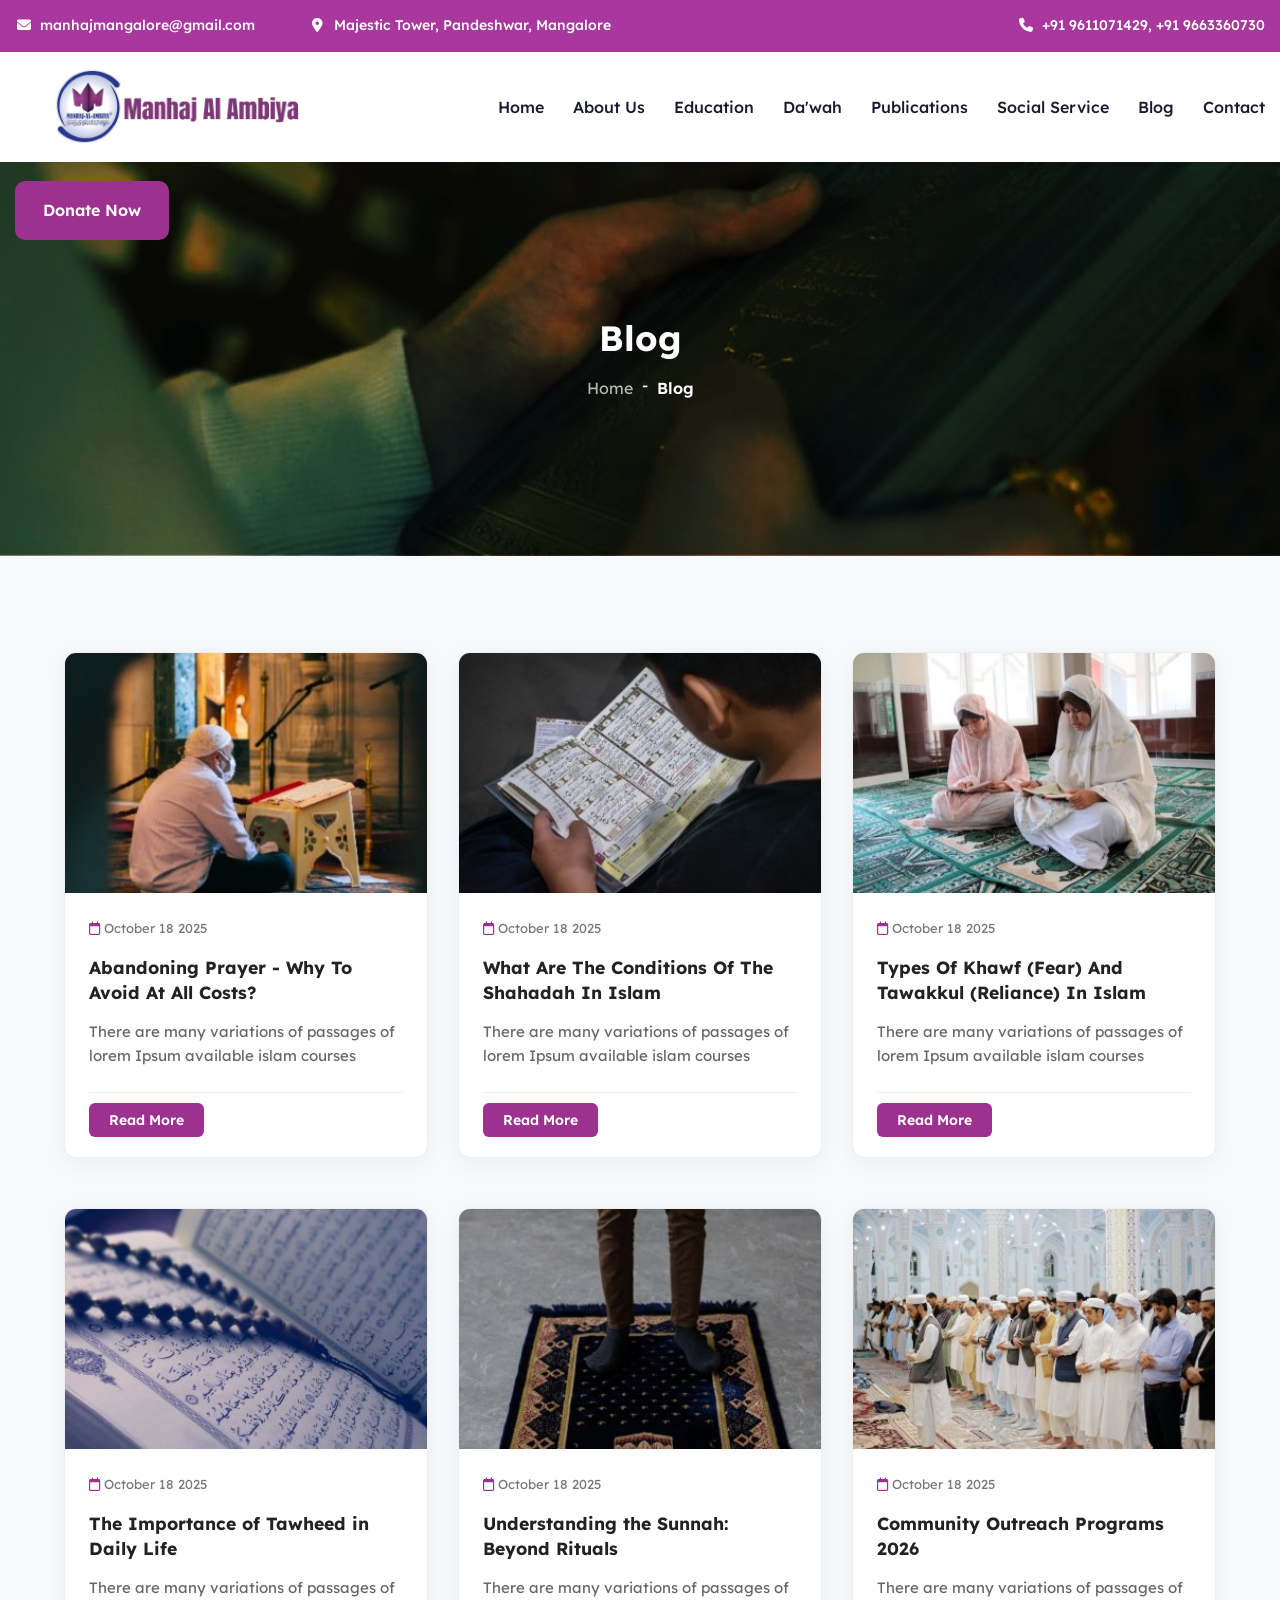
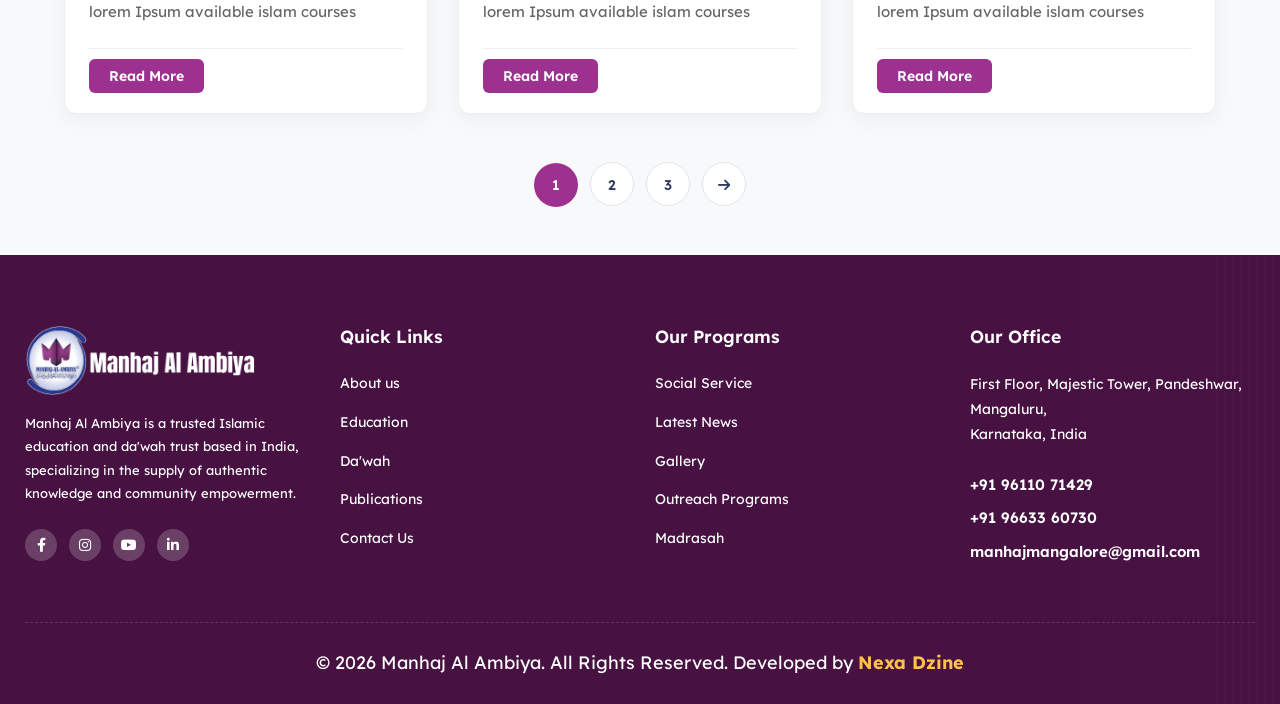
<file: blog.html>
<!DOCTYPE html>
<html lang="en" dir="ltr">
<head>
  <meta charset="UTF-8">
  <meta name="viewport" content="width=device-width, initial-scale=1.0, maximum-scale=5.0, user-scalable=yes">
  <title>Blog — Manhaj Al Ambiya</title>
  <meta name="description" content="Articles, announcements, and updates from Manhaj Al Ambiya, Mangaluru.">
    <link href="assets/css/bootstrap.css" rel="stylesheet">
  <link rel="stylesheet" href="assets/css/style.css">
  <link href="assets/css/responsive.css" rel="stylesheet">
  <link href="https://fonts.googleapis.com/css2?family=Lexend:wght@300;400;500;600;700;800;900&display=swap" rel="stylesheet">
  <link rel="stylesheet" href="styles.css">
</head>
<body>
<div class="page-wrapper">
  <!-- Main Header / Style Five -->
	<header class="main-header header-style-five">
				<!-- Header Top -->
				<div class="header-top style-two">
					<div class="auto-container">
						<div class="inner-container">
							<div class="d-flex justify-content-between align-items-center flex-wrap">
								<div class="left-box d-flex align-items-center flex-wrap">
									<ul class="header-top_list">
										<li><span
												class="icon fa-solid fa-envelope fa-fw"></span>manhajmangalore@gmail.com
										</li>
										<li><span class="icon fa-solid fa-location-dot fa-fw"></span>Majestic Tower,
											Pandeshwar, Mangalore</li>
									</ul>
								</div>
								<ul class="header-top_list-two">
									<li style="font-weight: 500;"><span class="icon fa-solid fa-phone fa-fw"></span>+91
										9611071429, +91 9663360730</li>
								</ul>
							</div>
						</div>
					</div>
				</div>

				<!-- Header Upper -->
				<div class="header-upper">
					<div class="auto-container">
						<div class="inner-container">
							<div class="d-flex justify-content-between align-items-center flex-wrap">

								<div class="logo-box">
									<div class="logo"><a href="index.html"><img src="assets/main-img/logo/main-logo.png"
												alt="Manhaj Al Ambiya Logo"></a></div>
								</div>

								<div class="nav-outer">
									<!-- Main Menu -->
									<nav class="main-menu navbar-expand-md">
										<div class="navbar-header">
											<!-- Toggle Button -->
											<button class="navbar-toggler" type="button" data-toggle="collapse"
												data-target="#navbarSupportedContent"
												aria-controls="navbarSupportedContent" aria-expanded="false"
												aria-label="Toggle navigation">
												<span class="icon-bar"></span>
												<span class="icon-bar"></span>
												<span class="icon-bar"></span>
											</button>
										</div>

										<div class="navbar-collapse collapse clearfix" id="navbarSupportedContent">
											<ul class="navigation clearfix">
												<li class="active"><a href="index.html">Home</a></li>
												<li><a href="about.html">About Us</a></li>
												<li><a href="education.html">Education</a></li>
												<li><a href="dawa.html">Da'wah</a></li>
												<li><a href="publications.html">Publications</a></li>
												<li><a href="social-service.html">Social Service</a></li>
												<li><a href="blog.html">Blog</a></li>
												<li><a href="contact.html">Contact</a></li>
											</ul>
										</div>
									</nav>
								</div>

								<div class="outer-box d-flex align-items-center flex-wrap">
									<div class="header_button-box">
										<a href="#donation" class="theme-btn btn-style-five">
											<span class="btn-wrap">
												<span class="text-one">Donate Now</span>
												<span class="text-two">Donate Now</span>
											</span>
										</a>
									</div>
									<!-- Mobile Navigation Toggler -->
									<div class="mobile-nav-toggler"><span class="icon flaticon-menu"></span></div>
								</div>

							</div>
						</div>
					</div>
				</div>

				<!-- Mobile Menu  -->
				<div class="mobile-menu">
					<div class="menu-backdrop"></div>
					<div class="close-btn"><span class="icon flaticon-close-1"></span></div>

					<nav class="menu-box">
						<div class="nav-logo"><a href="index.html"><img src="assets/main-img/logo/main-logo.png"
									alt="Manhaj Al Ambiya Logo" style="height:48px;"></a></div>
						<div class="menu-outer">
							<!--Here Menu Will Come Automatically Via Javascript / Same Menu as in Header-->
						</div>
					</nav>
				</div>
			</header>
	<!-- End Header Five -->

  <main>
    <!-- Page Title -->
    <section class="page-title" style="background-image:url(assets/main-img/background/page-title.jpg)">
        <div class="auto-container">
			<h2>Blog</h2>
			<ul class="bread-crumb clearfix">
				<li><a href="index.html">Home</a></li>
				<li>Blog</li>
			</ul>
        </div>
    </section>
    <!-- End Page Title -->

    <!-- Blog Area -->
    <section class="section pt-5 pb-5" style="background-color: #f8f9fa;">
        <div class="container pt-5">
            <div class="row g-4 gy-5" style="row-gap: 50px;">
                
                <!-- Blog Post 1 -->
                <div class="col-lg-4 col-md-6">
                    <article class="modern-grid-card h-100 bg-white" style="border-radius: 12px; overflow: hidden; box-shadow: 0 5px 25px rgba(0,0,0,0.05); transition: transform 0.3s, box-shadow 0.3s; border: 1px solid #eee;" onmouseover="this.style.transform='translateY(-10px)'; this.style.boxShadow='0 15px 35px rgba(0,0,0,0.1)'" onmouseout="this.style.transform='translateY(0)'; this.style.boxShadow='0 5px 25px rgba(0,0,0,0.05)'">
                        <div class="card-image-wrap " style="height: 240px; overflow: hidden; width: 100%;">
                            <a href="#"><img src="assets/main-img/resource/news-1.jpg" alt="Blog" class="card-image" style="width: 100%; height: 100%; object-fit: cover; transition: transform 0.5s;"></a>
                        </div>
                        <div class="card-body p-4">
                            <ul class="list-inline mb-3" style="font-size: 13px; color: #777;">
                                <li class="list-inline-item"><i class="fa-regular fa-calendar me-1" style="color: #9c3190;"></i> October 18 2025</li>
                            </ul>
                            <h4 class="mb-3" style="font-size: 20px; font-weight: 700; line-height: 1.4;">
                                <a href="#" style="color: #222; text-decoration: none; transition: color 0.3s;" onmouseover="this.style.color='#9c3190'" onmouseout="this.style.color='#222'">Abandoning Prayer - Why To Avoid At All Costs?</a>
                            </h4>
                            <p class="mb-4" style="color: #666; font-size: 15px; line-height: 1.6;">There are many variations of passages of lorem Ipsum available islam courses</p>
                            
                            <div class="card-footer-custom pt-3" style="border-top: 1px solid #eee;">
                                <a href="#" class="btn-read-more" style="background: #9c3190; color: #fff; padding: 8px 20px; border-radius: 6px; font-size: 14px; font-weight: 600; text-decoration: none; transition: background 0.3s;" onmouseover="this.style.background='#471141'" onmouseout="this.style.background='#9c3190'">Read More</a>
                            </div>
                        </div>
                    </article>
                </div>

                <!-- Blog Post 2 -->
                <div class="col-lg-4 col-md-6">
                    <article class="modern-grid-card h-100 bg-white" style="border-radius: 12px; overflow: hidden; box-shadow: 0 5px 25px rgba(0,0,0,0.05); transition: transform 0.3s, box-shadow 0.3s; border: 1px solid #eee;" onmouseover="this.style.transform='translateY(-10px)'; this.style.boxShadow='0 15px 35px rgba(0,0,0,0.1)'" onmouseout="this.style.transform='translateY(0)'; this.style.boxShadow='0 5px 25px rgba(0,0,0,0.05)'">
                        <div class="card-image-wrap" style="height: 240px; overflow: hidden;">
                            <a href="#"><img src="assets/main-img/resource/news-2.jpg" alt="Blog" class="card-image" style="width: 100%; height: 100%; object-fit: cover; transition: transform 0.5s;"></a>
                        </div>
                        <div class="card-body p-4">
                            <ul class="list-inline mb-3" style="font-size: 13px; color: #777;">
                                <li class="list-inline-item"><i class="fa-regular fa-calendar me-1" style="color: #9c3190;"></i> October 18 2025</li>
                            </ul>
                            <h4 class="mb-3" style="font-size: 20px; font-weight: 700; line-height: 1.4;">
                                <a href="#" style="color: #222; text-decoration: none; transition: color 0.3s;" onmouseover="this.style.color='#9c3190'" onmouseout="this.style.color='#222'">What Are The Conditions Of The Shahadah In Islam</a>
                            </h4>
                            <p class="mb-4" style="color: #666; font-size: 15px; line-height: 1.6;">There are many variations of passages of lorem Ipsum available islam courses</p>
                            
                            <div class="card-footer-custom pt-3" style="border-top: 1px solid #eee;">
                                <a href="#" class="btn-read-more" style="background: #9c3190; color: #fff; padding: 8px 20px; border-radius: 6px; font-size: 14px; font-weight: 600; text-decoration: none; transition: background 0.3s;" onmouseover="this.style.background='#471141'" onmouseout="this.style.background='#9c3190'">Read More</a>
                            </div>
                        </div>
                    </article>
                </div>

                <!-- Blog Post 3 -->
                <div class="col-lg-4 col-md-6">
                    <article class="modern-grid-card h-100 bg-white" style="border-radius: 12px; overflow: hidden; box-shadow: 0 5px 25px rgba(0,0,0,0.05); transition: transform 0.3s, box-shadow 0.3s; border: 1px solid #eee;" onmouseover="this.style.transform='translateY(-10px)'; this.style.boxShadow='0 15px 35px rgba(0,0,0,0.1)'" onmouseout="this.style.transform='translateY(0)'; this.style.boxShadow='0 5px 25px rgba(0,0,0,0.05)'">
                        <div class="card-image-wrap" style="height: 240px; overflow: hidden;">
                            <a href="#"><img src="assets/main-img/resource/news-3.jpg" alt="Blog" class="card-image" style="width: 100%; height: 100%; object-fit: cover; transition: transform 0.5s;"></a>
                        </div>
                        <div class="card-body p-4">
                            <ul class="list-inline mb-3" style="font-size: 13px; color: #777;">
                                <li class="list-inline-item"><i class="fa-regular fa-calendar me-1" style="color: #9c3190;"></i> October 18 2025</li>
                            </ul>
                            <h4 class="mb-3" style="font-size: 20px; font-weight: 700; line-height: 1.4;">
                                <a href="#" style="color: #222; text-decoration: none; transition: color 0.3s;" onmouseover="this.style.color='#9c3190'" onmouseout="this.style.color='#222'">Types Of Khawf (Fear) And Tawakkul (Reliance) In Islam</a>
                            </h4>
                            <p class="mb-4" style="color: #666; font-size: 15px; line-height: 1.6;">There are many variations of passages of lorem Ipsum available islam courses</p>
                            
                            <div class="card-footer-custom pt-3" style="border-top: 1px solid #eee;">
                                <a href="#" class="btn-read-more" style="background: #9c3190; color: #fff; padding: 8px 20px; border-radius: 6px; font-size: 14px; font-weight: 600; text-decoration: none; transition: background 0.3s;" onmouseover="this.style.background='#471141'" onmouseout="this.style.background='#9c3190'">Read More</a>
                            </div>
                        </div>
                    </article>
                </div>

                <!-- Blog Post 4 -->
                <div class="col-lg-4 col-md-6">
                    <article class="modern-grid-card h-100 bg-white" style="border-radius: 12px; overflow: hidden; box-shadow: 0 5px 25px rgba(0,0,0,0.05); transition: transform 0.3s, box-shadow 0.3s; border: 1px solid #eee;" onmouseover="this.style.transform='translateY(-10px)'; this.style.boxShadow='0 15px 35px rgba(0,0,0,0.1)'" onmouseout="this.style.transform='translateY(0)'; this.style.boxShadow='0 5px 25px rgba(0,0,0,0.05)'">
                        <div class="card-image-wrap" style="height: 240px; overflow: hidden;">
                            <a href="#"><img src="assets/main-img/resource/news-4.jpg" alt="Blog" class="card-image" style="width: 100%; height: 100%; object-fit: cover; transition: transform 0.5s;"></a>
                        </div>
                        <div class="card-body p-4">
                            <ul class="list-inline mb-3" style="font-size: 13px; color: #777;">
                                <li class="list-inline-item"><i class="fa-regular fa-calendar me-1" style="color: #9c3190;"></i> October 18 2025</li>
                            </ul>
                            <h4 class="mb-3" style="font-size: 20px; font-weight: 700; line-height: 1.4;">
                                <a href="#" style="color: #222; text-decoration: none; transition: color 0.3s;" onmouseover="this.style.color='#9c3190'" onmouseout="this.style.color='#222'">The Importance of Tawheed in Daily Life</a>
                            </h4>
                            <p class="mb-4" style="color: #666; font-size: 15px; line-height: 1.6;">There are many variations of passages of lorem Ipsum available islam courses</p>
                            
                            <div class="card-footer-custom pt-3" style="border-top: 1px solid #eee;">
                                <a href="#" class="btn-read-more" style="background: #9c3190; color: #fff; padding: 8px 20px; border-radius: 6px; font-size: 14px; font-weight: 600; text-decoration: none; transition: background 0.3s;" onmouseover="this.style.background='#471141'" onmouseout="this.style.background='#9c3190'">Read More</a>
                            </div>
                        </div>
                    </article>
                </div>

                <!-- Blog Post 5 -->
                <div class="col-lg-4 col-md-6">
                    <article class="modern-grid-card h-100 bg-white" style="border-radius: 12px; overflow: hidden; box-shadow: 0 5px 25px rgba(0,0,0,0.05); transition: transform 0.3s, box-shadow 0.3s; border: 1px solid #eee;" onmouseover="this.style.transform='translateY(-10px)'; this.style.boxShadow='0 15px 35px rgba(0,0,0,0.1)'" onmouseout="this.style.transform='translateY(0)'; this.style.boxShadow='0 5px 25px rgba(0,0,0,0.05)'">
                        <div class="card-image-wrap" style="height: 240px; overflow: hidden;">
                            <a href="#"><img src="assets/main-img/resource/news-5.jpg" alt="Blog" class="card-image" style="width: 100%; height: 100%; object-fit: cover; transition: transform 0.5s;"></a>
                        </div>
                        <div class="card-body p-4">
                            <ul class="list-inline mb-3" style="font-size: 13px; color: #777;">
                                <li class="list-inline-item"><i class="fa-regular fa-calendar me-1" style="color: #9c3190;"></i> October 18 2025</li>
                            </ul>
                            <h4 class="mb-3" style="font-size: 20px; font-weight: 700; line-height: 1.4;">
                                <a href="#" style="color: #222; text-decoration: none; transition: color 0.3s;" onmouseover="this.style.color='#9c3190'" onmouseout="this.style.color='#222'">Understanding the Sunnah: Beyond Rituals</a>
                            </h4>
                            <p class="mb-4" style="color: #666; font-size: 15px; line-height: 1.6;">There are many variations of passages of lorem Ipsum available islam courses</p>
                            
                            <div class="card-footer-custom pt-3" style="border-top: 1px solid #eee;">
                                <a href="#" class="btn-read-more" style="background: #9c3190; color: #fff; padding: 8px 20px; border-radius: 6px; font-size: 14px; font-weight: 600; text-decoration: none; transition: background 0.3s;" onmouseover="this.style.background='#471141'" onmouseout="this.style.background='#9c3190'">Read More</a>
                            </div>
                        </div>
                    </article>
                </div>

                <!-- Blog Post 6 -->
                <div class="col-lg-4 col-md-6">
                    <article class="modern-grid-card h-100 bg-white" style="border-radius: 12px; overflow: hidden; box-shadow: 0 5px 25px rgba(0,0,0,0.05); transition: transform 0.3s, box-shadow 0.3s; border: 1px solid #eee;" onmouseover="this.style.transform='translateY(-10px)'; this.style.boxShadow='0 15px 35px rgba(0,0,0,0.1)'" onmouseout="this.style.transform='translateY(0)'; this.style.boxShadow='0 5px 25px rgba(0,0,0,0.05)'">
                        <div class="card-image-wrap" style="height: 240px; overflow: hidden;">
                            <a href="#"><img src="assets/main-img/resource/news-6.jpg" alt="Blog" class="card-image" style="width: 100%; height: 100%; object-fit: cover; transition: transform 0.5s;"></a>
                        </div>
                        <div class="card-body p-4">
                            <ul class="list-inline mb-3" style="font-size: 13px; color: #777;">
                                <li class="list-inline-item"><i class="fa-regular fa-calendar me-1" style="color: #9c3190;"></i> October 18 2025</li>
                            </ul>
                            <h4 class="mb-3" style="font-size: 20px; font-weight: 700; line-height: 1.4;">
                                <a href="#" style="color: #222; text-decoration: none; transition: color 0.3s;" onmouseover="this.style.color='#9c3190'" onmouseout="this.style.color='#222'">Community Outreach Programs 2026</a>
                            </h4>
                            <p class="mb-4" style="color: #666; font-size: 15px; line-height: 1.6;">There are many variations of passages of lorem Ipsum available islam courses</p>
                            
                            <div class="card-footer-custom pt-3" style="border-top: 1px solid #eee;">
                                <a href="#" class="btn-read-more" style="background: #9c3190; color: #fff; padding: 8px 20px; border-radius: 6px; font-size: 14px; font-weight: 600; text-decoration: none; transition: background 0.3s;" onmouseover="this.style.background='#471141'" onmouseout="this.style.background='#9c3190'">Read More</a>
                            </div>
                        </div>
                    </article>
                </div>

            </div>

            <!-- Pagination -->
            <div class="blog-pagination text-center mt-5">
                <span class="active" style="display:inline-block; margin: 0 4px; background: #9c3190; color: #fff; width: 44px; height: 44px; line-height: 44px; border-radius: 50%; font-weight: 600; text-align: center;">1</span>
                <a href="#" style="display:inline-block; margin: 0 4px; background: #fff; color: #2D3A5D; width: 44px; height: 44px; line-height: 44px; border-radius: 50%; font-weight: 600; text-align: center; text-decoration: none; border: 1px solid #e1e7e8; transition: all 0.3s;" onmouseover="this.style.background='#9c3190'; this.style.color='#fff'; this.style.borderColor='#9c3190'" onmouseout="this.style.background='#fff'; this.style.color='#2D3A5D'; this.style.borderColor='#e1e7e8'">2</a>
                <a href="#" style="display:inline-block; margin: 0 4px; background: #fff; color: #2D3A5D; width: 44px; height: 44px; line-height: 44px; border-radius: 50%; font-weight: 600; text-align: center; text-decoration: none; border: 1px solid #e1e7e8; transition: all 0.3s;" onmouseover="this.style.background='#9c3190'; this.style.color='#fff'; this.style.borderColor='#9c3190'" onmouseout="this.style.background='#fff'; this.style.color='#2D3A5D'; this.style.borderColor='#e1e7e8'">3</a>
                <a href="#" style="display:inline-block; margin: 0 4px; background: #fff; color: #2D3A5D; width: 44px; height: 44px; line-height: 44px; border-radius: 50%; font-weight: 600; text-align: center; text-decoration: none; border: 1px solid #e1e7e8; transition: all 0.3s;" onmouseover="this.style.background='#9c3190'; this.style.color='#fff'; this.style.borderColor='#9c3190'" onmouseout="this.style.background='#fff'; this.style.color='#2D3A5D'; this.style.borderColor='#e1e7e8'"><i class="fa-solid fa-arrow-right"></i></a>
            </div>
        </div>
    </section>
  </main>

  <footer class="modern-footer-ref">
				<div class="auto-container position-relative" style="z-index: 2;">
					<div class="row">

						<!-- Column 1: Logo & Text -->
						<div class="col-lg-3 col-md-6 mb-5 mb-lg-0">
							<div class="footer-widget logo-widget pe-lg-4">
								<div class="footer-logo mb-3">
									<a href="index.html">
										<img src="assets/main-img/logo/footer-logo.png" alt="Manhaj Al Ambiya">
									</a>
								</div>
								<p class="footer-text-ref">
									Manhaj Al Ambiya is a trusted Islamic education and da'wah trust based in India, specializing in the supply of authentic knowledge and community empowerment.
								</p>
								<!-- Social Icons Moved Here -->
								<div class="social-group-ref mt-4">
									<a href="https://facebook.com/" aria-label="Facebook"><i class="fa-brands fa-facebook-f"></i></a>
									<a href="https://instagram.com/" aria-label="Instagram"><i class="fa-brands fa-instagram"></i></a>
									<a href="https://youtube.com/" aria-label="YouTube"><i class="fa-brands fa-youtube"></i></a>
									<a href="https://linkedin.com/" aria-label="LinkedIn"><i class="fa-brands fa-linkedin-in"></i></a>
								</div>
							</div>
						</div>

						<!-- Column 2: Products / Quick Links -->
						<div class="col-lg-3 col-md-6 mb-5 mb-lg-0">
							<div class="footer-widget links-widget ps-lg-5">
								<h4 class="footer-title-ref">Quick Links</h4>
								<ul class="footer-list-ref">
									<li><a href="about.html">About us</a></li>
									<li><a href="education.html">Education</a></li>
									<li><a href="dawa.html">Da'wah</a></li>
									<li><a href="publications.html">Publications</a></li>
									<li><a href="contact.html">Contact Us</a></li>
								</ul>
							</div>
						</div>

						<!-- Column 3: Resources / Other Links -->
						<div class="col-lg-3 col-md-6 mb-5 mb-md-0">
							<div class="footer-widget links-widget ps-lg-4">
								<h4 class="footer-title-ref">Our Programs</h4>
								<ul class="footer-list-ref">
									<li><a href="social-service.html">Social Service</a></li>
									<li><a href="blog.html">Latest News</a></li>
                                    <li><a href="gallery.html">Gallery</a></li>
                                    <li><a href="dawa.html">Outreach Programs</a></li>
                                    <li><a href="education.html">Madrasah</a></li>
								</ul>
							</div>
						</div>

						<!-- Column 4: Our Office -->
						<div class="col-lg-3 col-md-6">
							<div class="footer-widget office-widget">
								<h4 class="footer-title-ref">Our Office</h4>
								<span class="contact-text-ref">
									First Floor, Majestic Tower, Pandeshwar, Mangaluru,<br>Karnataka, India
								</span>
								<a href="tel:+919611071429" class="contact-highlight-ref mt-4">+91 96110 71429</a>
								<a href="tel:+919663360730" class="contact-highlight-ref mt-2">+91 96633 60730</a>
								<a href="mailto:manhajmangalore@gmail.com" class="contact-highlight-ref mt-2">manhajmangalore@gmail.com</a>
							</div>
						</div>

					</div>

					<!-- Footer Bottom Area -->
					<div class="footer-bottom-ref">
						<!-- Copyright -->
						<div class="copyright-ref mb-3 mb-md-0">
							© 2026 Manhaj Al Ambiya. All Rights Reserved. Developed by <a href="https://wa.link/jpp1mq" target="_blank">Nexa Dzine</a>
						</div>
					</div>

				</div>
			</footer>

</div><!-- End PageWrapper -->

	<!-- Search Popup -->
	<div class="search-popup">
		<div class="color-layer"></div>
		<button class="close-search"><span class="flaticon-close-1"></span></button>
		<form method="post" action="blog.html">
			<div class="form-group">
				<input type="search" name="search-field" value="" placeholder="Search Here" required="">
				<button class="fa fa-solid fa-magnifying-glass fa-fw" type="submit"></button>
			</div>
		</form>
	</div>
	<!-- End Search Popup -->

<div class="progress-wrap">
	<svg class="progress-circle svg-content" width="100%" height="100%" viewBox="-1 -1 102 102">
		<path d="M50,1 a49,49 0 0,1 0,98 a49,49 0 0,1 0,-98"/>
	</svg>
</div>

<script src="assets/js/jquery.js"></script>
<script src="assets/js/popper.min.js"></script>
<script src="assets/js/bootstrap.min.js"></script>
<script src="assets/js/appear.js"></script>
<script src="assets/js/parallax.min.js"></script>
<script src="assets/js/tilt.jquery.min.js"></script>
<script src="assets/js/jquery.paroller.min.js"></script>
<script src="assets/js/wow.js"></script>
<script src="assets/js/jarallax.js"></script>
<script src="assets/js/swiper.min.js"></script>
<script src="assets/js/backtotop.js"></script>
<script src="assets/js/odometer.js"></script>
<script src="assets/js/parallax-scroll.js"></script>
<script src="assets/js/gsap.min.js"></script>
<script src="assets/js/SplitText.min.js"></script>
<script src="assets/js/ScrollTrigger.min.js"></script>
<script src="assets/js/ScrollToPlugin.min.js"></script>
<script src="assets/js/ScrollSmoother.min.js"></script>
<script src="assets/js/magnific-popup.min.js"></script>
<script src="assets/js/nav-tool.js"></script>
<script src="assets/js/jquery-ui.js"></script>
<script src="assets/js/element-in-view.js"></script>
<script src="assets/js/script.js"></script>
  <script src="script.js"></script>
</body>
</html>
</file>
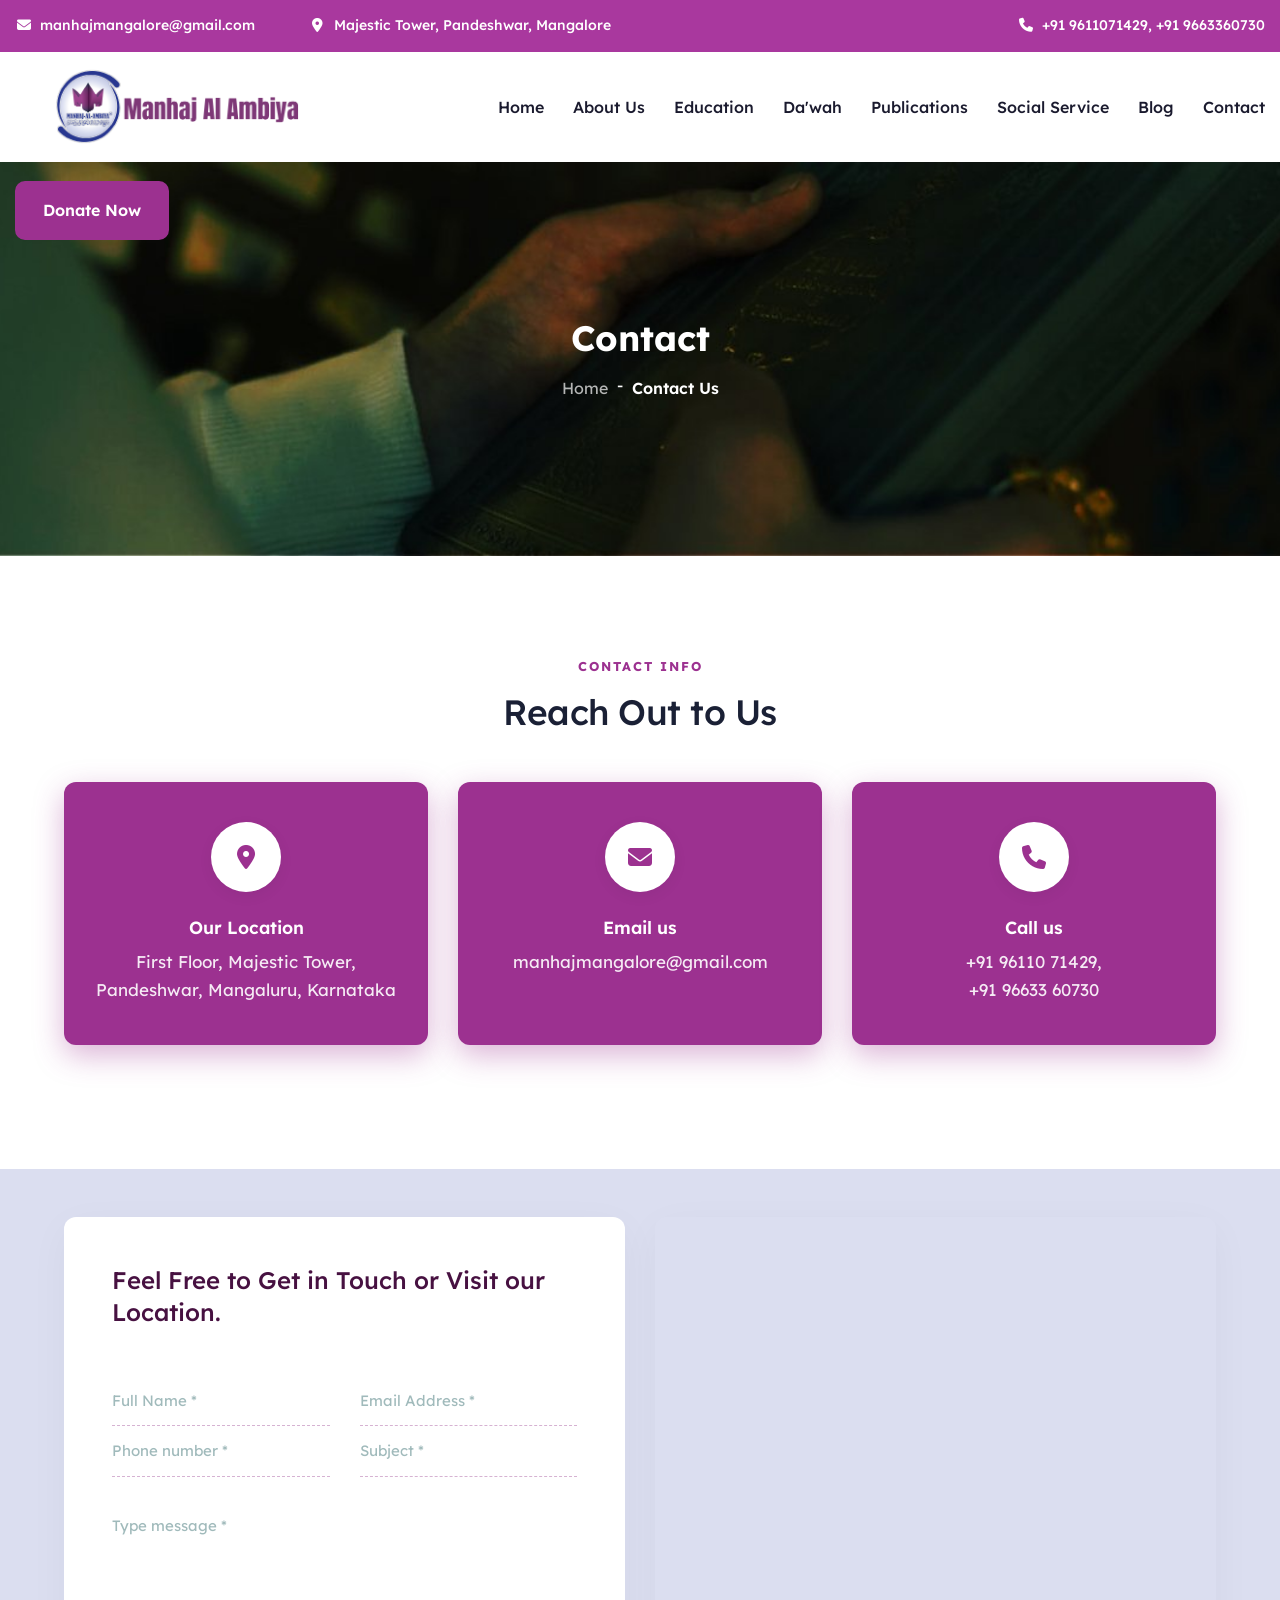
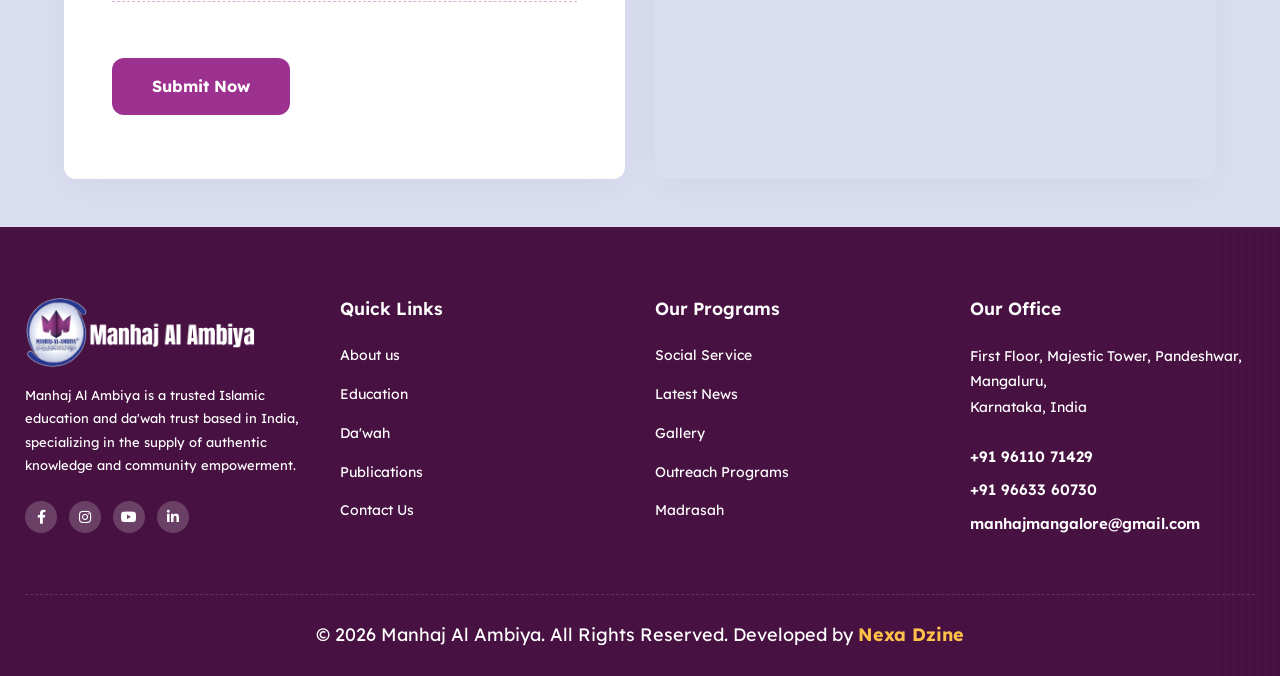
<file: contact.html>
<!DOCTYPE html>
<html lang="en" dir="ltr">
<head>
  <meta charset="UTF-8">
  <meta name="viewport" content="width=device-width, initial-scale=1.0, maximum-scale=5.0, user-scalable=yes">
  <title>Contact Us — Manhaj Al Ambiya</title>
  <meta name="description" content="Get in touch with Manhaj Al Ambiya for program enquiries, registration, and support.">
    <link href="assets/css/bootstrap.css" rel="stylesheet">
  <link rel="stylesheet" href="assets/css/style.css">
  <link href="assets/css/responsive.css" rel="stylesheet">
  <link href="https://fonts.googleapis.com/css2?family=Lexend:wght@300;400;500;600;700;800;900&display=swap" rel="stylesheet">
  <link rel="stylesheet" href="styles.css">
</head>
<body>
<div class="page-wrapper">
  <!-- Main Header / Style Five -->
	<header class="main-header header-style-five">
				<!-- Header Top -->
				<div class="header-top style-two">
					<div class="auto-container">
						<div class="inner-container">
							<div class="d-flex justify-content-between align-items-center flex-wrap">
								<div class="left-box d-flex align-items-center flex-wrap">
									<ul class="header-top_list">
										<li><span
												class="icon fa-solid fa-envelope fa-fw"></span>manhajmangalore@gmail.com
										</li>
										<li><span class="icon fa-solid fa-location-dot fa-fw"></span>Majestic Tower,
											Pandeshwar, Mangalore</li>
									</ul>
								</div>
								<ul class="header-top_list-two">
									<li style="font-weight: 500;"><span class="icon fa-solid fa-phone fa-fw"></span>+91
										9611071429, +91 9663360730</li>
								</ul>
							</div>
						</div>
					</div>
				</div>

				<!-- Header Upper -->
				<div class="header-upper">
					<div class="auto-container">
						<div class="inner-container">
							<div class="d-flex justify-content-between align-items-center flex-wrap">

								<div class="logo-box">
									<div class="logo"><a href="index.html"><img src="assets/main-img/logo/main-logo.png"
												alt="Manhaj Al Ambiya Logo"></a></div>
								</div>

								<div class="nav-outer">
									<!-- Main Menu -->
									<nav class="main-menu navbar-expand-md">
										<div class="navbar-header">
											<!-- Toggle Button -->
											<button class="navbar-toggler" type="button" data-toggle="collapse"
												data-target="#navbarSupportedContent"
												aria-controls="navbarSupportedContent" aria-expanded="false"
												aria-label="Toggle navigation">
												<span class="icon-bar"></span>
												<span class="icon-bar"></span>
												<span class="icon-bar"></span>
											</button>
										</div>

										<div class="navbar-collapse collapse clearfix" id="navbarSupportedContent">
											<ul class="navigation clearfix">
												<li class="active"><a href="index.html">Home</a></li>
												<li><a href="about.html">About Us</a></li>
												<li><a href="education.html">Education</a></li>
												<li><a href="dawa.html">Da'wah</a></li>
												<li><a href="publications.html">Publications</a></li>
												<li><a href="social-service.html">Social Service</a></li>
												<li><a href="blog.html">Blog</a></li>
												<li><a href="contact.html">Contact</a></li>
											</ul>
										</div>
									</nav>
								</div>

								<div class="outer-box d-flex align-items-center flex-wrap">
									<div class="header_button-box">
										<a href="#donation" class="theme-btn btn-style-five">
											<span class="btn-wrap">
												<span class="text-one">Donate Now</span>
												<span class="text-two">Donate Now</span>
											</span>
										</a>
									</div>
									<!-- Mobile Navigation Toggler -->
									<div class="mobile-nav-toggler"><span class="icon flaticon-menu"></span></div>
								</div>

							</div>
						</div>
					</div>
				</div>

				<!-- Mobile Menu  -->
				<div class="mobile-menu">
					<div class="menu-backdrop"></div>
					<div class="close-btn"><span class="icon flaticon-close-1"></span></div>

					<nav class="menu-box">
						<div class="nav-logo"><a href="index.html"><img src="assets/main-img/logo/main-logo.png"
									alt="Manhaj Al Ambiya Logo" style="height:48px;"></a></div>
						<div class="menu-outer">
							<!--Here Menu Will Come Automatically Via Javascript / Same Menu as in Header-->
						</div>
					</nav>
				</div>
			</header>
	<!-- End Header Five -->

  <main>
    <!-- Page Title -->
    <section class="page-title" style="background-image:url(assets/main-img/background/page-title.jpg)">
        <div class="auto-container">
			<h2>Contact</h2>
			<ul class="bread-crumb clearfix">
				<li><a href="index.html">Home</a></li>
				<li>Contact Us</li>
			</ul>
        </div>
    </section>
    <!-- End Page Title -->

    <!--==============================
	Contact Info Area  
	==============================-->
    <section class="section">
        <div class="container">
            <div class="text-center mb-5">
                <span class="section__label" style="color: #9c3190; letter-spacing: 2px;">CONTACT INFO</span>
                <h2 class="section__heading" style="color: #1a2035; font-weight: 500; font-size: 2.5rem; letter-spacing: -0.5px;">Reach Out to Us</h2>
            </div>
            <div class="row text-center justify-content-center">
                <div class="col-lg-4 col-md-6 mb-4">
                    <div class="contact-card-modern">
                        <div class="icon-wrap">
                            <i class="fa-solid fa-location-dot"></i>
                        </div>
                        <h4 style="font-size: 1.25rem; font-weight: 600; color: #ffffff; margin-bottom: 10px;">Our Location</h4>
                        <p style="color: rgba(255, 255, 255, 0.9); font-size: 17px; margin-bottom: 0;">First Floor, Majestic Tower, Pandeshwar, Mangaluru, Karnataka</p>
                    </div>
                </div>
                <div class="col-lg-4 col-md-6 mb-4">
                    <div class="contact-card-modern">
                        <div class="icon-wrap">
                            <i class="fa-solid fa-envelope"></i>
                        </div>
                        <h4 style="font-size: 1.25rem; font-weight: 600; color: #ffffff; margin-bottom: 10px;">Email us</h4>
                        <p style="color: rgba(255, 255, 255, 0.9); font-size: 17px; margin-bottom: 0;">manhajmangalore@gmail.com</p>
                    </div>
                </div>
                <div class="col-lg-4 col-md-6 mb-4">
                    <div class="contact-card-modern">
                        <div class="icon-wrap">
                            <i class="fa-solid fa-phone"></i>
                        </div>
                        <h4 style="font-size: 1.25rem; font-weight: 600; color: #ffffff; margin-bottom: 10px;">Call us</h4>
                        <p style="color: rgba(255, 255, 255, 0.9); font-size: 17px; margin-bottom: 0;">+91 96110 71429,<br>+91 96633 60730</p>
                    </div>
                </div>
            </div>
        </div>
    </section>

    <!--==============================
	Contact Form & Map Area  
	==============================-->
    <section class="section pt-0 pb-5">
        <div class="container pt-5">
            <div class="row gy-4 gx-5 contact-form-map-wrap align-items-stretch">
                <!-- Form Side -->
                <div class="col-lg-6">
                    <div class="contact-card-form bg-white h-100 p-5 p-md-5 p-4" style="border-radius: 12px; box-shadow: 0 10px 40px rgba(0,0,0,0.04);">
                        <h3 class="mb-5" style="color: #471141; font-weight: 500; font-size: clamp(24px, 2.5vw, 32px); line-height: 1.3;">Feel Free to Get in Touch or Visit our Location.</h3>
                        <form action="#" method="POST" class="contact-form-minimal" id="contactForm" onsubmit="validateContactForm(event)">
                            <div class="row gy-4">
                                <div class="col-md-6">
                                    <div class="minimal-input-group">
                                        <input type="text" name="name" class="minimal-input" placeholder="Full Name *" required>
                                    </div>
                                </div>
                                <div class="col-md-6">
                                    <div class="minimal-input-group">
                                        <input type="email" name="email" class="minimal-input" placeholder="Email Address *" required>
                                    </div>
                                </div>
                                <div class="col-md-6">
                                    <div class="minimal-input-group">
                                        <input type="tel" name="phone" class="minimal-input" placeholder="Phone number *">
                                    </div>
                                </div>
                                <div class="col-md-6">
                                    <div class="minimal-input-group">
                                        <input type="text" name="subject" class="minimal-input" placeholder="Subject *">
                                    </div>
                                </div>
                                <div class="col-12 mt-4">
                                    <div class="minimal-input-group">
                                        <textarea name="message" rows="3" class="minimal-input" placeholder="Type message *" required></textarea>
                                    </div>
                                </div>
                                <div class="col-12 mt-5">
                                    <button type="submit" class="btn-submit-modern">
                                        Submit Now
                                    </button>
                                </div>
                            </div>
                            <p class="form-messages mb-0 mt-3"></p>
                        </form>
                    </div>
                </div>
                
                <!-- Map Side -->
                <div class="col-lg-6">
                    <div class="contact-card-map h-100" style="border-radius: 12px; overflow: hidden; box-shadow: 0 10px 40px rgba(0,0,0,0.04);">
                        <iframe src="https://www.google.com/maps/embed?pb=!1m18!1m12!1m3!1d3889.6583901974796!2d74.8398457!3d12.8653245!2m3!1f0!2f0!3f0!3m2!1i1024!2i768!4f13.1!3m3!1m2!1s0x3ba35a4f783bedbd%3A0xc6c7a7a40dfda3d7!2sMajestic%20Tower%2C%20Pandeshwar%2C%20Mangaluru%2C%20Karnataka%20575001!5e0!3m2!1sen!2sin!4v1714578119102!5m2!1sen!2sin" width="100%" height="100%" style="border:0; min-height: 480px;" allowfullscreen="" loading="lazy" referrerpolicy="no-referrer-when-downgrade"></iframe>
                    </div>
                </div>
            </div>
        </div>
    </section>
  </main>

  <footer class="modern-footer-ref">
				<div class="auto-container position-relative" style="z-index: 2;">
					<div class="row">

						<!-- Column 1: Logo & Text -->
						<div class="col-lg-3 col-md-6 mb-5 mb-lg-0">
							<div class="footer-widget logo-widget pe-lg-4">
								<div class="footer-logo mb-3">
									<a href="index.html">
										<img src="assets/main-img/logo/footer-logo.png" alt="Manhaj Al Ambiya">
									</a>
								</div>
								<p class="footer-text-ref">
									Manhaj Al Ambiya is a trusted Islamic education and da'wah trust based in India, specializing in the supply of authentic knowledge and community empowerment.
								</p>
								<!-- Social Icons Moved Here -->
								<div class="social-group-ref mt-4">
									<a href="https://facebook.com/" aria-label="Facebook"><i class="fa-brands fa-facebook-f"></i></a>
									<a href="https://instagram.com/" aria-label="Instagram"><i class="fa-brands fa-instagram"></i></a>
									<a href="https://youtube.com/" aria-label="YouTube"><i class="fa-brands fa-youtube"></i></a>
									<a href="https://linkedin.com/" aria-label="LinkedIn"><i class="fa-brands fa-linkedin-in"></i></a>
								</div>
							</div>
						</div>

						<!-- Column 2: Products / Quick Links -->
						<div class="col-lg-3 col-md-6 mb-5 mb-lg-0">
							<div class="footer-widget links-widget ps-lg-5">
								<h4 class="footer-title-ref">Quick Links</h4>
								<ul class="footer-list-ref">
									<li><a href="about.html">About us</a></li>
									<li><a href="education.html">Education</a></li>
									<li><a href="dawa.html">Da'wah</a></li>
									<li><a href="publications.html">Publications</a></li>
									<li><a href="contact.html">Contact Us</a></li>
								</ul>
							</div>
						</div>

						<!-- Column 3: Resources / Other Links -->
						<div class="col-lg-3 col-md-6 mb-5 mb-md-0">
							<div class="footer-widget links-widget ps-lg-4">
								<h4 class="footer-title-ref">Our Programs</h4>
								<ul class="footer-list-ref">
									<li><a href="social-service.html">Social Service</a></li>
									<li><a href="blog.html">Latest News</a></li>
                                    <li><a href="gallery.html">Gallery</a></li>
                                    <li><a href="dawa.html">Outreach Programs</a></li>
                                    <li><a href="education.html">Madrasah</a></li>
								</ul>
							</div>
						</div>

						<!-- Column 4: Our Office -->
						<div class="col-lg-3 col-md-6">
							<div class="footer-widget office-widget">
								<h4 class="footer-title-ref">Our Office</h4>
								<span class="contact-text-ref">
									First Floor, Majestic Tower, Pandeshwar, Mangaluru,<br>Karnataka, India
								</span>
								<a href="tel:+919611071429" class="contact-highlight-ref mt-4">+91 96110 71429</a>
								<a href="tel:+919663360730" class="contact-highlight-ref mt-2">+91 96633 60730</a>
								<a href="mailto:manhajmangalore@gmail.com" class="contact-highlight-ref mt-2">manhajmangalore@gmail.com</a>
							</div>
						</div>

					</div>

					<!-- Footer Bottom Area -->
					<div class="footer-bottom-ref">
						<!-- Copyright -->
						<div class="copyright-ref mb-3 mb-md-0">
							© 2026 Manhaj Al Ambiya. All Rights Reserved. Developed by <a href="https://wa.link/jpp1mq" target="_blank">Nexa Dzine</a>
						</div>
					</div>

				</div>
			</footer>

</div><!-- End PageWrapper -->

	<!-- Search Popup -->
	<div class="search-popup">
		<div class="color-layer"></div>
		<button class="close-search"><span class="flaticon-close-1"></span></button>
		<form method="post" action="blog.html">
			<div class="form-group">
				<input type="search" name="search-field" value="" placeholder="Search Here" required="">
				<button class="fa fa-solid fa-magnifying-glass fa-fw" type="submit"></button>
			</div>
		</form>
	</div>
	<!-- End Search Popup -->

<div class="progress-wrap">
	<svg class="progress-circle svg-content" width="100%" height="100%" viewBox="-1 -1 102 102">
		<path d="M50,1 a49,49 0 0,1 0,98 a49,49 0 0,1 0,-98"/>
	</svg>
</div>

<script src="assets/js/jquery.js"></script>
<script src="assets/js/popper.min.js"></script>
<script src="assets/js/bootstrap.min.js"></script>
<script src="assets/js/appear.js"></script>
<script src="assets/js/parallax.min.js"></script>
<script src="assets/js/tilt.jquery.min.js"></script>
<script src="assets/js/jquery.paroller.min.js"></script>
<script src="assets/js/wow.js"></script>
<script src="assets/js/jarallax.js"></script>
<script src="assets/js/swiper.min.js"></script>
<script src="assets/js/backtotop.js"></script>
<script src="assets/js/odometer.js"></script>
<script src="assets/js/parallax-scroll.js"></script>
<script src="assets/js/gsap.min.js"></script>
<script src="assets/js/SplitText.min.js"></script>
<script src="assets/js/ScrollTrigger.min.js"></script>
<script src="assets/js/ScrollToPlugin.min.js"></script>
<script src="assets/js/ScrollSmoother.min.js"></script>
<script src="assets/js/magnific-popup.min.js"></script>
<script src="assets/js/nav-tool.js"></script>
<script src="assets/js/jquery-ui.js"></script>
<script src="assets/js/element-in-view.js"></script>
<script src="assets/js/script.js"></script>
</body>
</html>
</file>
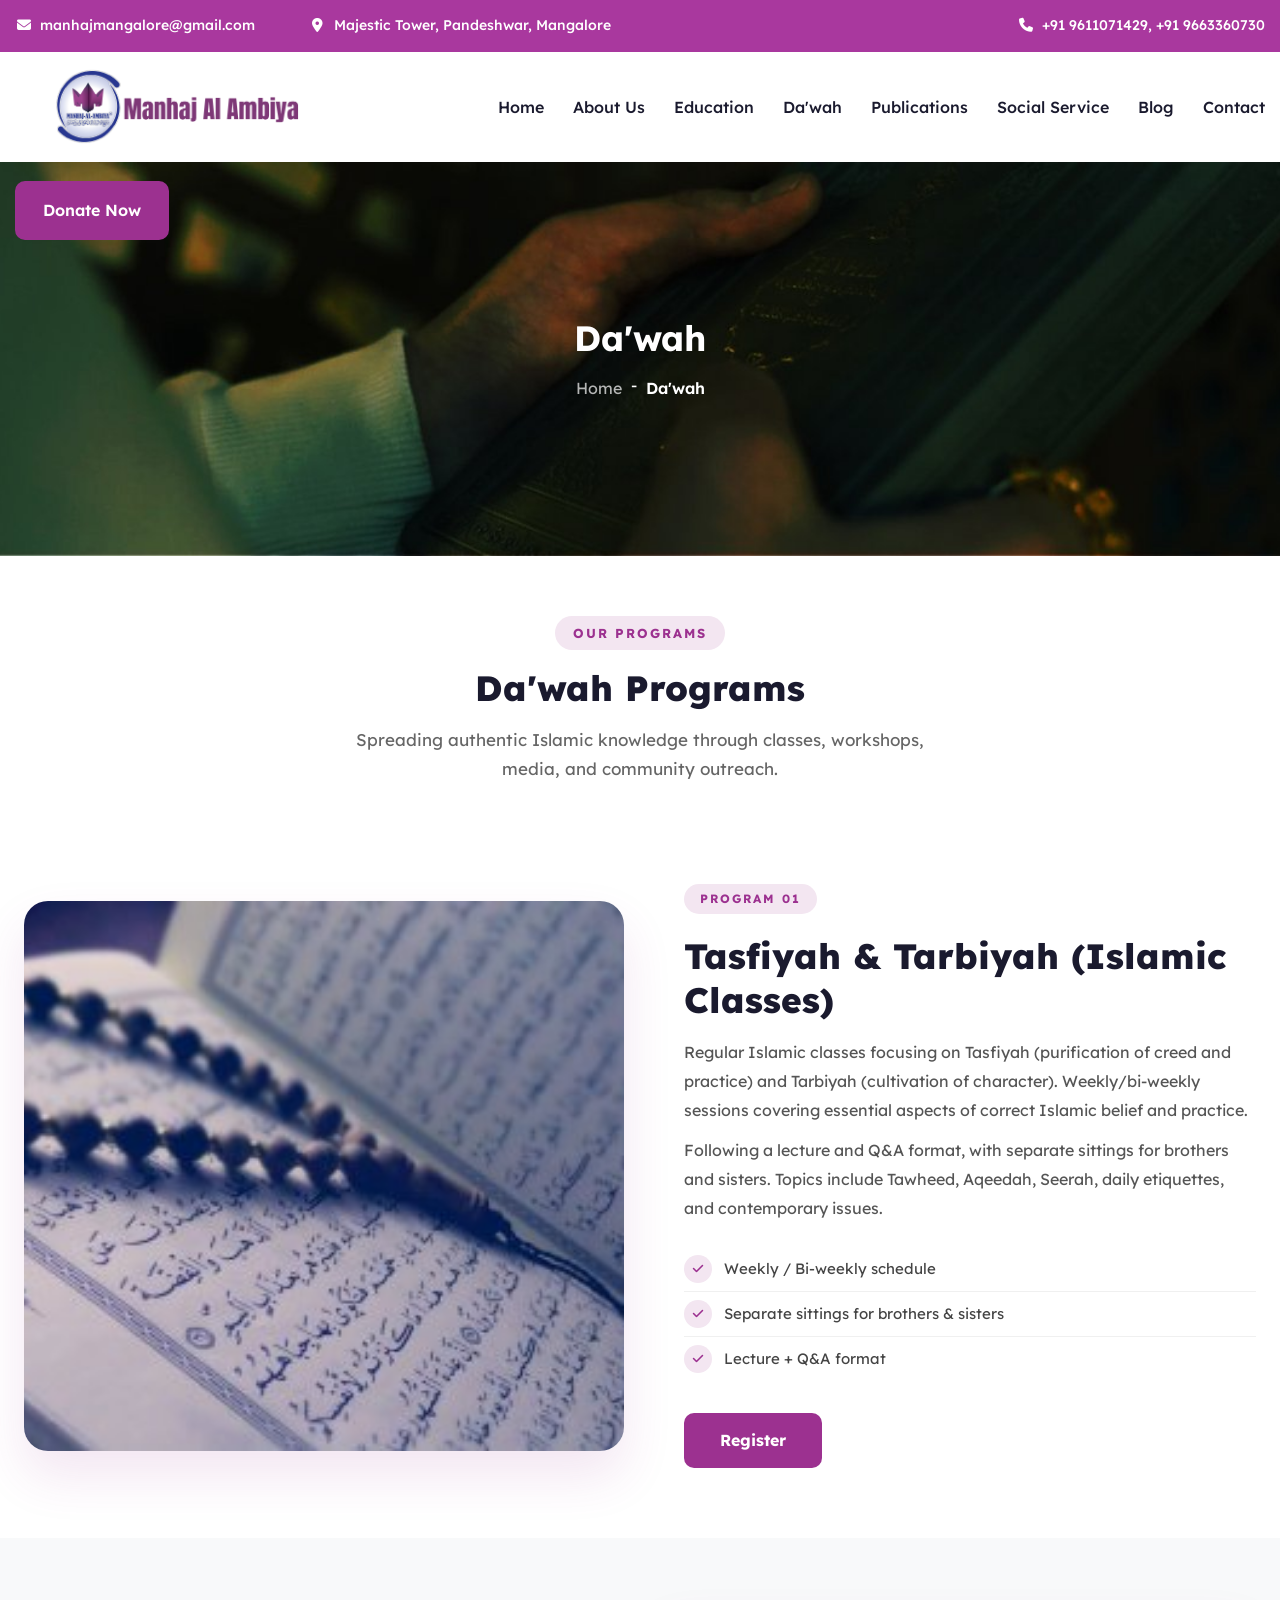
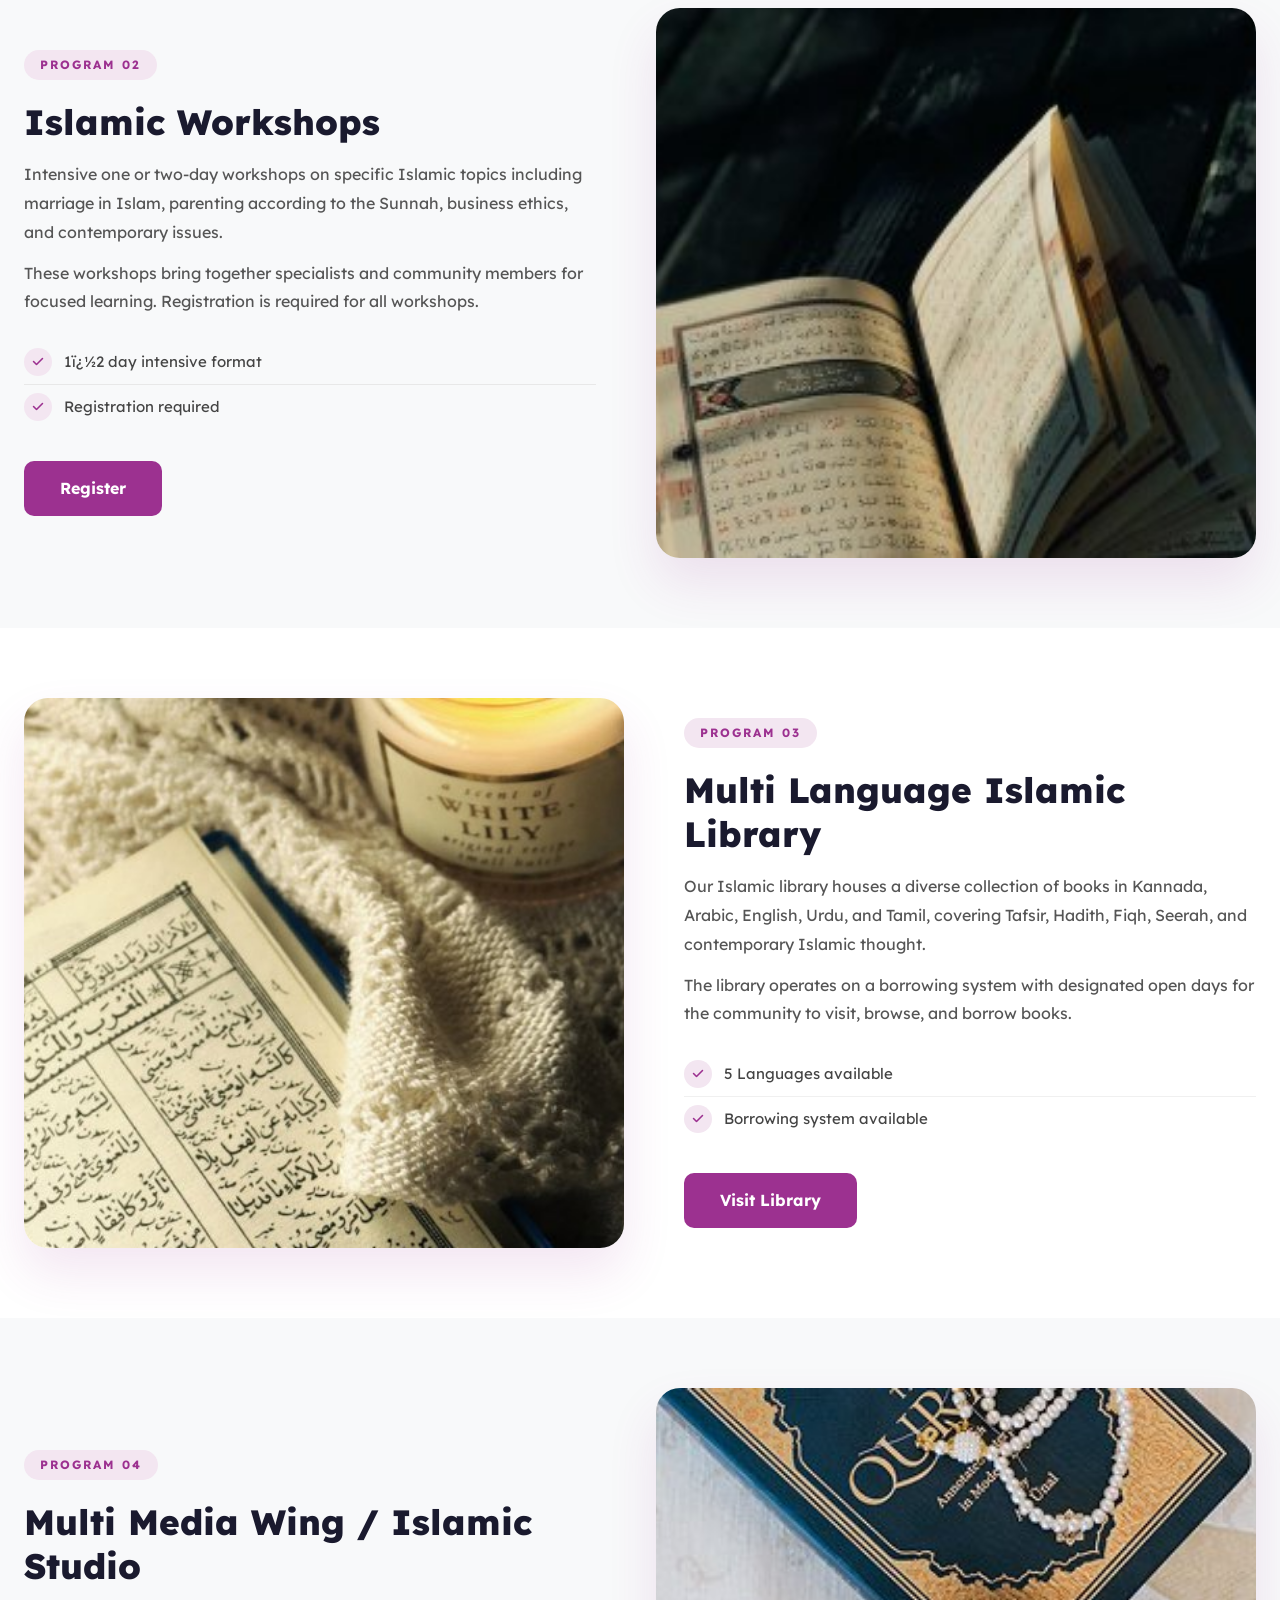
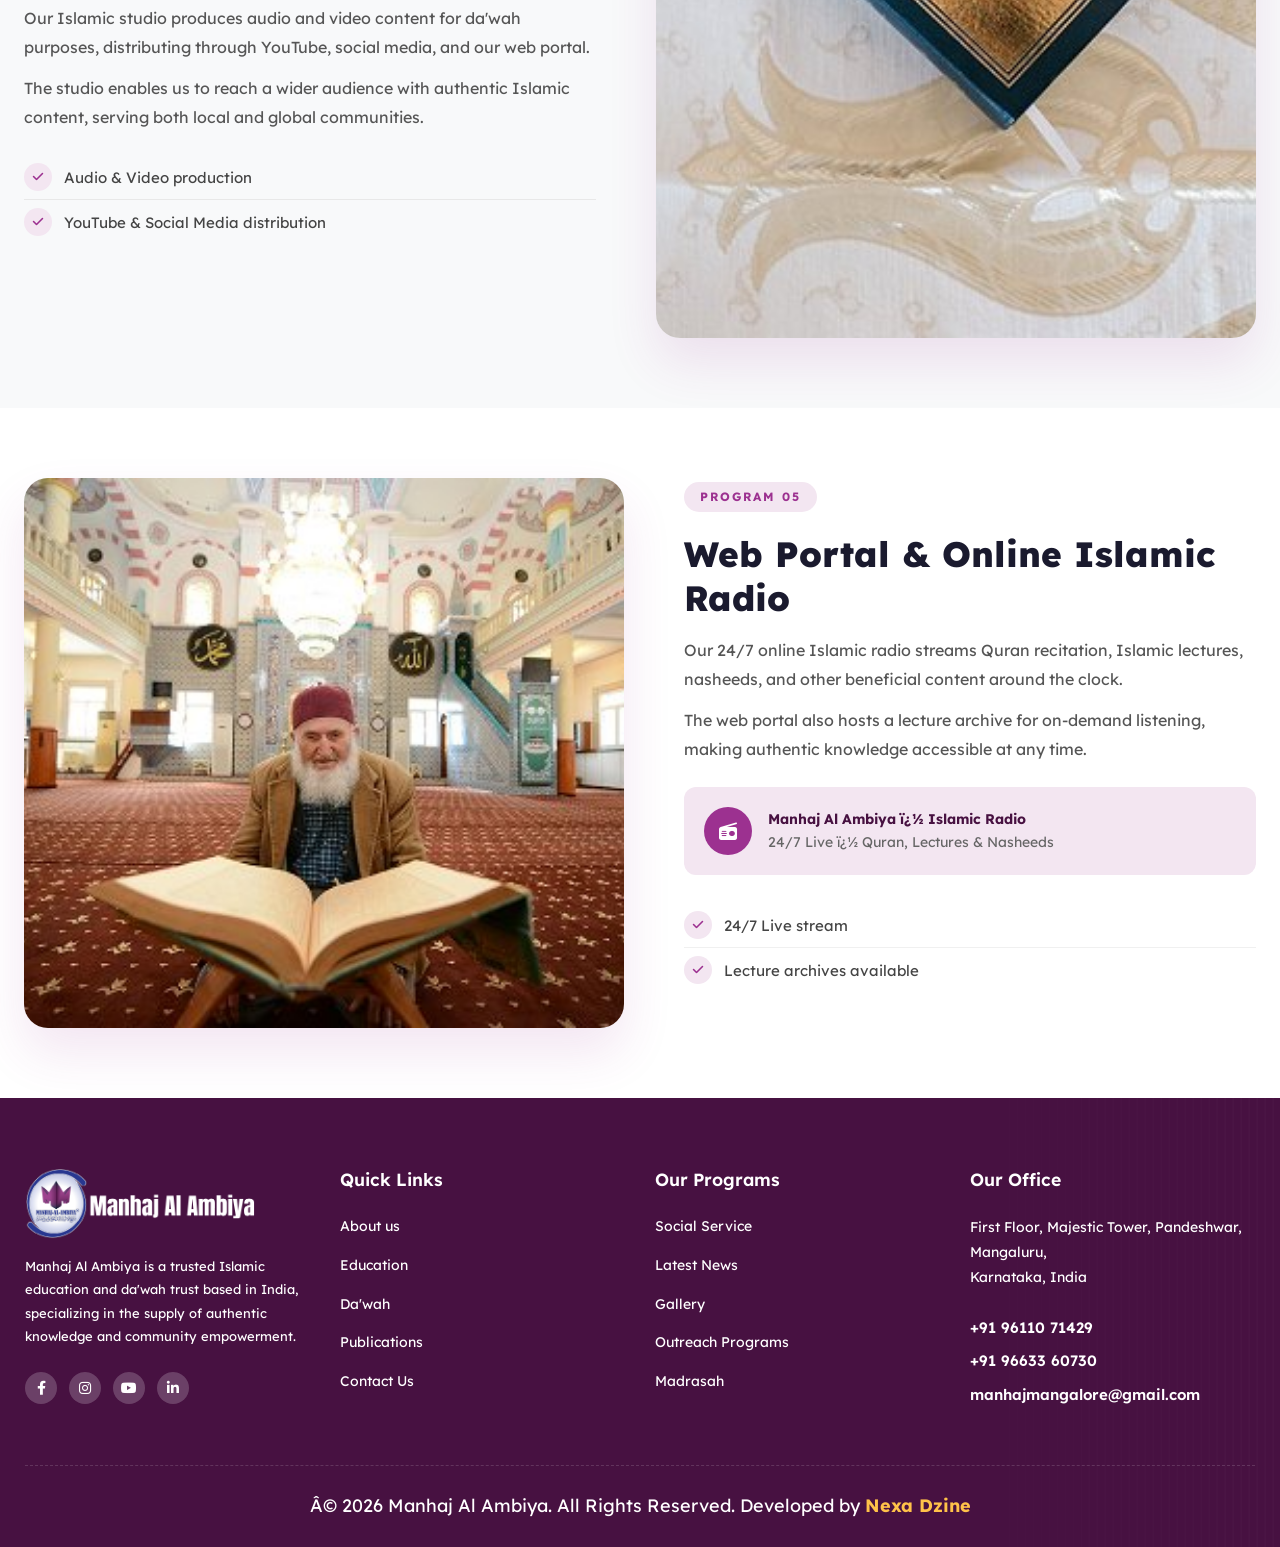
<file: dawa.html>
﻿<!DOCTYPE html>
<html lang="en" dir="ltr">
<head>
  <meta charset="UTF-8">
  <meta name="viewport" content="width=device-width, initial-scale=1.0, maximum-scale=5.0, user-scalable=yes">
  <title>Da'wah Programs â€” Manhaj Al Ambiya</title>
  <meta name="description" content="Islamic classes, workshops, library, Islamic studio, and online radio in Mangaluru.">
    <link href="assets/css/bootstrap.css" rel="stylesheet">
  <link rel="stylesheet" href="assets/css/style.css">
  <link href="assets/css/responsive.css" rel="stylesheet">
  <link href="https://fonts.googleapis.com/css2?family=Lexend:wght@300;400;500;600;700;800;900&display=swap" rel="stylesheet">
  <link rel="stylesheet" href="styles.css">
</head>
<body>
<div class="page-wrapper">
  <!-- Main Header / Style Five -->
	<header class="main-header header-style-five">
				<!-- Header Top -->
				<div class="header-top style-two">
					<div class="auto-container">
						<div class="inner-container">
							<div class="d-flex justify-content-between align-items-center flex-wrap">
								<div class="left-box d-flex align-items-center flex-wrap">
									<ul class="header-top_list">
										<li><span
												class="icon fa-solid fa-envelope fa-fw"></span>manhajmangalore@gmail.com
										</li>
										<li><span class="icon fa-solid fa-location-dot fa-fw"></span>Majestic Tower,
											Pandeshwar, Mangalore</li>
									</ul>
								</div>
								<ul class="header-top_list-two">
									<li style="font-weight: 500;"><span class="icon fa-solid fa-phone fa-fw"></span>+91
										9611071429, +91 9663360730</li>
								</ul>
							</div>
						</div>
					</div>
				</div>

				<!-- Header Upper -->
				<div class="header-upper">
					<div class="auto-container">
						<div class="inner-container">
							<div class="d-flex justify-content-between align-items-center flex-wrap">

								<div class="logo-box">
									<div class="logo"><a href="index.html"><img src="assets/main-img/logo/main-logo.png"
												alt="Manhaj Al Ambiya Logo"></a></div>
								</div>

								<div class="nav-outer">
									<!-- Main Menu -->
									<nav class="main-menu navbar-expand-md">
										<div class="navbar-header">
											<!-- Toggle Button -->
											<button class="navbar-toggler" type="button" data-toggle="collapse"
												data-target="#navbarSupportedContent"
												aria-controls="navbarSupportedContent" aria-expanded="false"
												aria-label="Toggle navigation">
												<span class="icon-bar"></span>
												<span class="icon-bar"></span>
												<span class="icon-bar"></span>
											</button>
										</div>

										<div class="navbar-collapse collapse clearfix" id="navbarSupportedContent">
											<ul class="navigation clearfix">
												<li class="active"><a href="index.html">Home</a></li>
												<li><a href="about.html">About Us</a></li>
												<li><a href="education.html">Education</a></li>
												<li><a href="dawa.html">Da'wah</a></li>
												<li><a href="publications.html">Publications</a></li>
												<li><a href="social-service.html">Social Service</a></li>
												<li><a href="blog.html">Blog</a></li>
												<li><a href="contact.html">Contact</a></li>
											</ul>
										</div>
									</nav>
								</div>

								<div class="outer-box d-flex align-items-center flex-wrap">
									<div class="header_button-box">
										<a href="#donation" class="theme-btn btn-style-five">
											<span class="btn-wrap">
												<span class="text-one">Donate Now</span>
												<span class="text-two">Donate Now</span>
											</span>
										</a>
									</div>
									<!-- Mobile Navigation Toggler -->
									<div class="mobile-nav-toggler"><span class="icon flaticon-menu"></span></div>
								</div>

							</div>
						</div>
					</div>
				</div>

				<!-- Mobile Menu  -->
				<div class="mobile-menu">
					<div class="menu-backdrop"></div>
					<div class="close-btn"><span class="icon flaticon-close-1"></span></div>

					<nav class="menu-box">
						<div class="nav-logo"><a href="index.html"><img src="assets/main-img/logo/main-logo.png"
									alt="Manhaj Al Ambiya Logo" style="height:48px;"></a></div>
						<div class="menu-outer">
							<!--Here Menu Will Come Automatically Via Javascript / Same Menu as in Header-->
						</div>
					</nav>
				</div>
			</header>
	<!-- End Header Five -->

  <main>
    <!-- Page Title -->
    <section class="page-title" style="background-image:url(assets/main-img/background/page-title.jpg)">
        <div class="auto-container">
			<h2>Da'wah</h2>
			<ul class="bread-crumb clearfix">
				<li><a href="index.html">Home</a></li>
				<li>Da'wah</li>
			</ul>
        </div>
    </section>
    <!-- End Page Title -->


    <!-- Programs Intro -->
    <section class="dawa-section" style="padding: 60px 0 30px; background: #fff;">
      <div class="container text-center">
        <span style="display:inline-block;background:#f3e6f1;color:#9c3190;font-size:13px;font-weight:700;letter-spacing:2px;text-transform:uppercase;padding:6px 18px;border-radius:30px;margin-bottom:16px;">Our Programs</span>
        <h2 style="font-size:2.2rem;font-weight:800;color:#1a1a2e;margin-bottom:16px;">Da'wah Programs</h2>
        <p style="max-width:620px;margin:0 auto;color:#666;font-size:17px;line-height:1.7;">Spreading authentic Islamic knowledge through classes, workshops, media, and community outreach.</p>
      </div>
    </section>

    <!-- Program 1 ï¿½ Image Left -->
    <section id="tasfiyah" style="padding: 70px 0; background: #fff;">
      <div class="container" style="max-width: 1400px;">
        <div style="display: flex; align-items: center; gap: 60px; justify-content: center; flex-wrap: wrap;">
          <!-- Image Column -->
          <div class="fade-up" style="flex: 1 1 100%; max-width: 600px;">
            <div class="img-column" style="width: 100%; max-width: 600px; height: 550px; overflow:hidden; border-radius: 24px; box-shadow: 0 25px 50px rgba(156, 49, 144, 0.12);">
              <img src="assets/main-img/resource/event-1.jpg" alt="Tasfiyah & Tarbiyah" style="width: 100%; height: 100%; display:block; object-fit: cover; transition:transform 0.5s;" onmouseover="this.style.transform='scale(1.05)'" onmouseout="this.style.transform='scale(1)'">
            </div>
          </div>
          <!-- Content Column -->
          <div class="fade-up" style="flex: 1; min-width: 250px; max-width: 650px;">
            <span style="display:inline-block;background:#f3e6f1;color:#9c3190;font-size:12px;font-weight:700;letter-spacing:2px;text-transform:uppercase;padding:5px 16px;border-radius:30px;margin-bottom:20px;">Program 01</span>
            <h2 style="font-size:2rem;font-weight:800;color:#1a1a2e;margin-bottom:16px;">Tasfiyah &amp; Tarbiyah (Islamic Classes)</h2>
            <p style="color:#555;font-size:16px;line-height:1.8;margin-bottom:12px;">Regular Islamic classes focusing on Tasfiyah (purification of creed and practice) and Tarbiyah (cultivation of character). Weekly/bi-weekly sessions covering essential aspects of correct Islamic belief and practice.</p>
            <p style="color:#555;font-size:16px;line-height:1.8;margin-bottom:24px;">Following a lecture and Q&amp;A format, with separate sittings for brothers and sisters. Topics include Tawheed, Aqeedah, Seerah, daily etiquettes, and contemporary issues.</p>
            <ul style="list-style:none;padding:0;margin-bottom:32px;">
              <li style="display:flex;align-items:center;gap:12px;padding:8px 0;color:#444;font-size:15px;border-bottom:1px solid #f0f0f0;"><span style="width:28px;height:28px;background:#f3e6f1;border-radius:50%;display:flex;align-items:center;justify-content:center;flex-shrink:0;"><i class="fa-solid fa-check" style="color:#9c3190;font-size:12px;"></i></span> Weekly / Bi-weekly schedule</li>
              <li style="display:flex;align-items:center;gap:12px;padding:8px 0;color:#444;font-size:15px;border-bottom:1px solid #f0f0f0;"><span style="width:28px;height:28px;background:#f3e6f1;border-radius:50%;display:flex;align-items:center;justify-content:center;flex-shrink:0;"><i class="fa-solid fa-check" style="color:#9c3190;font-size:12px;"></i></span> Separate sittings for brothers &amp; sisters</li>
              <li style="display:flex;align-items:center;gap:12px;padding:8px 0;color:#444;font-size:15px;"><span style="width:28px;height:28px;background:#f3e6f1;border-radius:50%;display:flex;align-items:center;justify-content:center;flex-shrink:0;"><i class="fa-solid fa-check" style="color:#9c3190;font-size:12px;"></i></span> Lecture + Q&amp;A format</li>
            </ul>
            <a href="contact.html" style="display:inline-block;background:#9c3190;color:#fff;padding:14px 36px;border-radius:10px;font-size:16px;font-weight:700;text-decoration:none;transition:background 0.3s;" onmouseover="this.style.background='#471141'" onmouseout="this.style.background='#9c3190'">Register</a>
          </div>
        </div>
      </div>
    </section>

    <!-- Program 2 ï¿½ Image Right -->
    <section id="workshops" style="padding: 70px 0; background: #f8f9fa;">
      <div class="container" style="max-width: 1400px;">
        <div style="display: flex; align-items: center; gap: 60px; justify-content: center; flex-wrap: wrap; flex-direction: row-reverse;">
          <!-- Image Column -->
          <div class="fade-up" style="flex: 1 1 100%; max-width: 600px;">
            <div class="img-column" style="width: 100%; max-width: 600px; height: 550px; overflow:hidden; border-radius: 24px; box-shadow: 0 25px 50px rgba(156, 49, 144, 0.12);">
              <img src="assets/main-img/resource/event-5.jpg" alt="Islamic Workshops" style="width: 100%; height: 100%; display:block; object-fit: cover; transition:transform 0.5s;" onmouseover="this.style.transform='scale(1.05)'" onmouseout="this.style.transform='scale(1)'">
            </div>
          </div>
          <!-- Content Column -->
          <div class="fade-up" style="flex: 1; min-width: 250px; max-width: 650px;">
            <span style="display:inline-block;background:#f3e6f1;color:#9c3190;font-size:12px;font-weight:700;letter-spacing:2px;text-transform:uppercase;padding:5px 16px;border-radius:30px;margin-bottom:20px;">Program 02</span>
            <h2 style="font-size:2rem;font-weight:800;color:#1a1a2e;margin-bottom:16px;">Islamic Workshops</h2>
            <p style="color:#555;font-size:16px;line-height:1.8;margin-bottom:12px;">Intensive one or two-day workshops on specific Islamic topics including marriage in Islam, parenting according to the Sunnah, business ethics, and contemporary issues.</p>
            <p style="color:#555;font-size:16px;line-height:1.8;margin-bottom:24px;">These workshops bring together specialists and community members for focused learning. Registration is required for all workshops.</p>
            <ul style="list-style:none;padding:0;margin-bottom:32px;">
              <li style="display:flex;align-items:center;gap:12px;padding:8px 0;color:#444;font-size:15px;border-bottom:1px solid #e8e8e8;"><span style="width:28px;height:28px;background:#f3e6f1;border-radius:50%;display:flex;align-items:center;justify-content:center;flex-shrink:0;"><i class="fa-solid fa-check" style="color:#9c3190;font-size:12px;"></i></span> 1ï¿½2 day intensive format</li>
              <li style="display:flex;align-items:center;gap:12px;padding:8px 0;color:#444;font-size:15px;"><span style="width:28px;height:28px;background:#f3e6f1;border-radius:50%;display:flex;align-items:center;justify-content:center;flex-shrink:0;"><i class="fa-solid fa-check" style="color:#9c3190;font-size:12px;"></i></span> Registration required</li>
            </ul>
            <a href="contact.html" style="display:inline-block;background:#9c3190;color:#fff;padding:14px 36px;border-radius:10px;font-size:16px;font-weight:700;text-decoration:none;transition:background 0.3s;" onmouseover="this.style.background='#471141'" onmouseout="this.style.background='#9c3190'">Register</a>
          </div>
        </div>
      </div>
    </section>

    <!-- Program 3 ï¿½ Image Left -->
    <section id="library" style="padding: 70px 0; background: #fff;">
      <div class="container" style="max-width: 1400px;">
        <div style="display: flex; align-items: center; gap: 60px; justify-content: center; flex-wrap: wrap;">
          <!-- Image Column -->
          <div class="fade-up" style="flex: 1 1 100%; max-width: 600px;">
            <div class="img-column" style="width: 100%; max-width: 600px; height: 550px; overflow:hidden; border-radius: 24px; box-shadow: 0 25px 50px rgba(156, 49, 144, 0.12);">
              <img src="assets/main-img/resource/learning.jpg" alt="Islamic Library" style="width: 100%; height: 100%; display:block; object-fit: cover; transition:transform 0.5s;" onmouseover="this.style.transform='scale(1.05)'" onmouseout="this.style.transform='scale(1)'">
            </div>
          </div>
          <!-- Content Column -->
          <div class="fade-up" style="flex: 1; min-width: 250px; max-width: 650px;">
            <span style="display:inline-block;background:#f3e6f1;color:#9c3190;font-size:12px;font-weight:700;letter-spacing:2px;text-transform:uppercase;padding:5px 16px;border-radius:30px;margin-bottom:20px;">Program 03</span>
            <h2 style="font-size:2rem;font-weight:800;color:#1a1a2e;margin-bottom:16px;">Multi Language Islamic Library</h2>
            <p style="color:#555;font-size:16px;line-height:1.8;margin-bottom:12px;">Our Islamic library houses a diverse collection of books in Kannada, Arabic, English, Urdu, and Tamil, covering Tafsir, Hadith, Fiqh, Seerah, and contemporary Islamic thought.</p>
            <p style="color:#555;font-size:16px;line-height:1.8;margin-bottom:24px;">The library operates on a borrowing system with designated open days for the community to visit, browse, and borrow books.</p>
            <ul style="list-style:none;padding:0;margin-bottom:32px;">
              <li style="display:flex;align-items:center;gap:12px;padding:8px 0;color:#444;font-size:15px;border-bottom:1px solid #f0f0f0;"><span style="width:28px;height:28px;background:#f3e6f1;border-radius:50%;display:flex;align-items:center;justify-content:center;flex-shrink:0;"><i class="fa-solid fa-check" style="color:#9c3190;font-size:12px;"></i></span> 5 Languages available</li>
              <li style="display:flex;align-items:center;gap:12px;padding:8px 0;color:#444;font-size:15px;"><span style="width:28px;height:28px;background:#f3e6f1;border-radius:50%;display:flex;align-items:center;justify-content:center;flex-shrink:0;"><i class="fa-solid fa-check" style="color:#9c3190;font-size:12px;"></i></span> Borrowing system available</li>
            </ul>
            <a href="contact.html" style="display:inline-block;background:#9c3190;color:#fff;padding:14px 36px;border-radius:10px;font-size:16px;font-weight:700;text-decoration:none;transition:background 0.3s;" onmouseover="this.style.background='#471141'" onmouseout="this.style.background='#9c3190'">Visit Library</a>
          </div>
        </div>
      </div>
    </section>

    <!-- Program 4 ï¿½ Image Right -->
    <section id="studio" style="padding: 70px 0; background: #f8f9fa;">
      <div class="container" style="max-width: 1400px;">
        <div style="display: flex; align-items: center; gap: 60px; justify-content: center; flex-wrap: wrap; flex-direction: row-reverse;">
          <!-- Image Column -->
          <div class="fade-up" style="flex: 1 1 100%; max-width: 600px;">
            <div class="img-column" style="width: 100%; max-width: 600px; height: 550px; overflow:hidden; border-radius: 24px; box-shadow: 0 25px 50px rgba(156, 49, 144, 0.12);">
              <img src="assets/main-img/resource/event-7.jpg" alt="Islamic Studio" style="width: 100%; height: 100%; display:block; object-fit: cover; transition:transform 0.5s;" onmouseover="this.style.transform='scale(1.05)'" onmouseout="this.style.transform='scale(1)'">
            </div>
          </div>
          <!-- Content Column -->
          <div class="fade-up" style="flex: 1; min-width: 250px; max-width: 650px;">
            <span style="display:inline-block;background:#f3e6f1;color:#9c3190;font-size:12px;font-weight:700;letter-spacing:2px;text-transform:uppercase;padding:5px 16px;border-radius:30px;margin-bottom:20px;">Program 04</span>
            <h2 style="font-size:2rem;font-weight:800;color:#1a1a2e;margin-bottom:16px;">Multi Media Wing / Islamic Studio</h2>
            <p style="color:#555;font-size:16px;line-height:1.8;margin-bottom:12px;">Our Islamic studio produces audio and video content for da'wah purposes, distributing through YouTube, social media, and our web portal.</p>
            <p style="color:#555;font-size:16px;line-height:1.8;margin-bottom:24px;">The studio enables us to reach a wider audience with authentic Islamic content, serving both local and global communities.</p>
            <ul style="list-style:none;padding:0;margin-bottom:32px;">
              <li style="display:flex;align-items:center;gap:12px;padding:8px 0;color:#444;font-size:15px;border-bottom:1px solid #e8e8e8;"><span style="width:28px;height:28px;background:#f3e6f1;border-radius:50%;display:flex;align-items:center;justify-content:center;flex-shrink:0;"><i class="fa-solid fa-check" style="color:#9c3190;font-size:12px;"></i></span> Audio &amp; Video production</li>
              <li style="display:flex;align-items:center;gap:12px;padding:8px 0;color:#444;font-size:15px;"><span style="width:28px;height:28px;background:#f3e6f1;border-radius:50%;display:flex;align-items:center;justify-content:center;flex-shrink:0;"><i class="fa-solid fa-check" style="color:#9c3190;font-size:12px;"></i></span> YouTube &amp; Social Media distribution</li>
            </ul>
          </div>
        </div>
      </div>
    </section>

    <!-- Program 5 ï¿½ Image Left -->
    <section id="radio" style="padding: 70px 0; background: #fff;">
      <div class="container" style="max-width: 1400px;">
        <div style="display: flex; align-items: center; gap: 60px; justify-content: center; flex-wrap: wrap;">
          <!-- Image Column -->
          <div class="fade-up" style="flex: 1 1 100%; max-width: 600px;">
            <div class="img-column" style="width: 100%; max-width: 600px; height: 550px; overflow:hidden; border-radius: 24px; box-shadow: 0 25px 50px rgba(156, 49, 144, 0.12);">
              <img src="assets/main-img/resource/event-9.jpg" alt="Online Radio" style="width: 100%; height: 100%; display:block; object-fit: cover; transition:transform 0.5s;" onmouseover="this.style.transform='scale(1.05)'" onmouseout="this.style.transform='scale(1)'">
            </div>
          </div>
          <!-- Content Column -->
          <div class="fade-up" style="flex: 1; min-width: 250px; max-width: 650px;">
            <span style="display:inline-block;background:#f3e6f1;color:#9c3190;font-size:12px;font-weight:700;letter-spacing:2px;text-transform:uppercase;padding:5px 16px;border-radius:30px;margin-bottom:20px;">Program 05</span>
            <h2 style="font-size:2rem;font-weight:800;color:#1a1a2e;margin-bottom:16px;">Web Portal &amp; Online Islamic Radio</h2>
            <p style="color:#555;font-size:16px;line-height:1.8;margin-bottom:12px;">Our 24/7 online Islamic radio streams Quran recitation, Islamic lectures, nasheeds, and other beneficial content around the clock.</p>
            <p style="color:#555;font-size:16px;line-height:1.8;margin-bottom:24px;">The web portal also hosts a lecture archive for on-demand listening, making authentic knowledge accessible at any time.</p>
            <div style="background:#f3e6f1;border-radius:12px;padding:20px;display:flex;align-items:center;gap:16px;margin-bottom:28px;">
              <div style="width:48px;height:48px;background:#9c3190;border-radius:50%;display:flex;align-items:center;justify-content:center;flex-shrink:0;"><i class="fa-solid fa-radio" style="color:#fff;font-size:18px;"></i></div>
              <div><strong style="color:#471141;display:block;">Manhaj Al Ambiya ï¿½ Islamic Radio</strong><span style="color:#666;font-size:14px;">24/7 Live ï¿½ Quran, Lectures &amp; Nasheeds</span></div>
            </div>
            <ul style="list-style:none;padding:0;margin-bottom:32px;">
              <li style="display:flex;align-items:center;gap:12px;padding:8px 0;color:#444;font-size:15px;border-bottom:1px solid #f0f0f0;"><span style="width:28px;height:28px;background:#f3e6f1;border-radius:50%;display:flex;align-items:center;justify-content:center;flex-shrink:0;"><i class="fa-solid fa-check" style="color:#9c3190;font-size:12px;"></i></span> 24/7 Live stream</li>
              <li style="display:flex;align-items:center;gap:12px;padding:8px 0;color:#444;font-size:15px;"><span style="width:28px;height:28px;background:#f3e6f1;border-radius:50%;display:flex;align-items:center;justify-content:center;flex-shrink:0;"><i class="fa-solid fa-check" style="color:#9c3190;font-size:12px;"></i></span> Lecture archives available</li>
            </ul>
          </div>
        </div>
      </div>
    </section>
  </main>

  <footer class="modern-footer-ref">
				<div class="auto-container position-relative" style="z-index: 2;">
					<div class="row">

						<!-- Column 1: Logo & Text -->
						<div class="col-lg-3 col-md-6 mb-5 mb-lg-0">
							<div class="footer-widget logo-widget pe-lg-4">
								<div class="footer-logo mb-3">
									<a href="index.html">
										<img src="assets/main-img/logo/footer-logo.png" alt="Manhaj Al Ambiya">
									</a>
								</div>
								<p class="footer-text-ref">
									Manhaj Al Ambiya is a trusted Islamic education and da'wah trust based in India, specializing in the supply of authentic knowledge and community empowerment.
								</p>
								<!-- Social Icons Moved Here -->
								<div class="social-group-ref mt-4">
									<a href="https://facebook.com/" aria-label="Facebook"><i class="fa-brands fa-facebook-f"></i></a>
									<a href="https://instagram.com/" aria-label="Instagram"><i class="fa-brands fa-instagram"></i></a>
									<a href="https://youtube.com/" aria-label="YouTube"><i class="fa-brands fa-youtube"></i></a>
									<a href="https://linkedin.com/" aria-label="LinkedIn"><i class="fa-brands fa-linkedin-in"></i></a>
								</div>
							</div>
						</div>

						<!-- Column 2: Products / Quick Links -->
						<div class="col-lg-3 col-md-6 mb-5 mb-lg-0">
							<div class="footer-widget links-widget ps-lg-5">
								<h4 class="footer-title-ref">Quick Links</h4>
								<ul class="footer-list-ref">
									<li><a href="about.html">About us</a></li>
									<li><a href="education.html">Education</a></li>
									<li><a href="dawa.html">Da'wah</a></li>
									<li><a href="publications.html">Publications</a></li>
									<li><a href="contact.html">Contact Us</a></li>
								</ul>
							</div>
						</div>

						<!-- Column 3: Resources / Other Links -->
						<div class="col-lg-3 col-md-6 mb-5 mb-md-0">
							<div class="footer-widget links-widget ps-lg-4">
								<h4 class="footer-title-ref">Our Programs</h4>
								<ul class="footer-list-ref">
									<li><a href="social-service.html">Social Service</a></li>
									<li><a href="blog.html">Latest News</a></li>
                                    <li><a href="gallery.html">Gallery</a></li>
                                    <li><a href="dawa.html">Outreach Programs</a></li>
                                    <li><a href="education.html">Madrasah</a></li>
								</ul>
							</div>
						</div>

						<!-- Column 4: Our Office -->
						<div class="col-lg-3 col-md-6">
							<div class="footer-widget office-widget">
								<h4 class="footer-title-ref">Our Office</h4>
								<span class="contact-text-ref">
									First Floor, Majestic Tower, Pandeshwar, Mangaluru,<br>Karnataka, India
								</span>
								<a href="tel:+919611071429" class="contact-highlight-ref mt-4">+91 96110 71429</a>
								<a href="tel:+919663360730" class="contact-highlight-ref mt-2">+91 96633 60730</a>
								<a href="mailto:manhajmangalore@gmail.com" class="contact-highlight-ref mt-2">manhajmangalore@gmail.com</a>
							</div>
						</div>

					</div>

					<!-- Footer Bottom Area -->
					<div class="footer-bottom-ref">
						<!-- Copyright -->
						<div class="copyright-ref mb-3 mb-md-0">
							Â© 2026 Manhaj Al Ambiya. All Rights Reserved. Developed by <a href="https://wa.link/jpp1mq" target="_blank">Nexa Dzine</a>
						</div>
					</div>

				</div>
			</footer>

</div><!-- End PageWrapper -->

	<!-- Search Popup -->
	<div class="search-popup">
		<div class="color-layer"></div>
		<button class="close-search"><span class="flaticon-close-1"></span></button>
		<form method="post" action="blog.html">
			<div class="form-group">
				<input type="search" name="search-field" value="" placeholder="Search Here" required="">
				<button class="fa fa-solid fa-magnifying-glass fa-fw" type="submit"></button>
			</div>
		</form>
	</div>
	<!-- End Search Popup -->

<div class="progress-wrap">
	<svg class="progress-circle svg-content" width="100%" height="100%" viewBox="-1 -1 102 102">
		<path d="M50,1 a49,49 0 0,1 0,98 a49,49 0 0,1 0,-98"/>
	</svg>
</div>

<script src="assets/js/jquery.js"></script>
<script src="assets/js/popper.min.js"></script>
<script src="assets/js/bootstrap.min.js"></script>
<script src="assets/js/appear.js"></script>
<script src="assets/js/parallax.min.js"></script>
<script src="assets/js/tilt.jquery.min.js"></script>
<script src="assets/js/jquery.paroller.min.js"></script>
<script src="assets/js/wow.js"></script>
<script src="assets/js/jarallax.js"></script>
<script src="assets/js/swiper.min.js"></script>
<script src="assets/js/backtotop.js"></script>
<script src="assets/js/odometer.js"></script>
<script src="assets/js/parallax-scroll.js"></script>
<script src="assets/js/gsap.min.js"></script>
<script src="assets/js/SplitText.min.js"></script>
<script src="assets/js/ScrollTrigger.min.js"></script>
<script src="assets/js/ScrollToPlugin.min.js"></script>
<script src="assets/js/ScrollSmoother.min.js"></script>
<script src="assets/js/magnific-popup.min.js"></script>
<script src="assets/js/nav-tool.js"></script>
<script src="assets/js/jquery-ui.js"></script>
<script src="assets/js/element-in-view.js"></script>
<script src="assets/js/script.js"></script>
  <script src="script.js"></script>
</body>
</html>
</file>
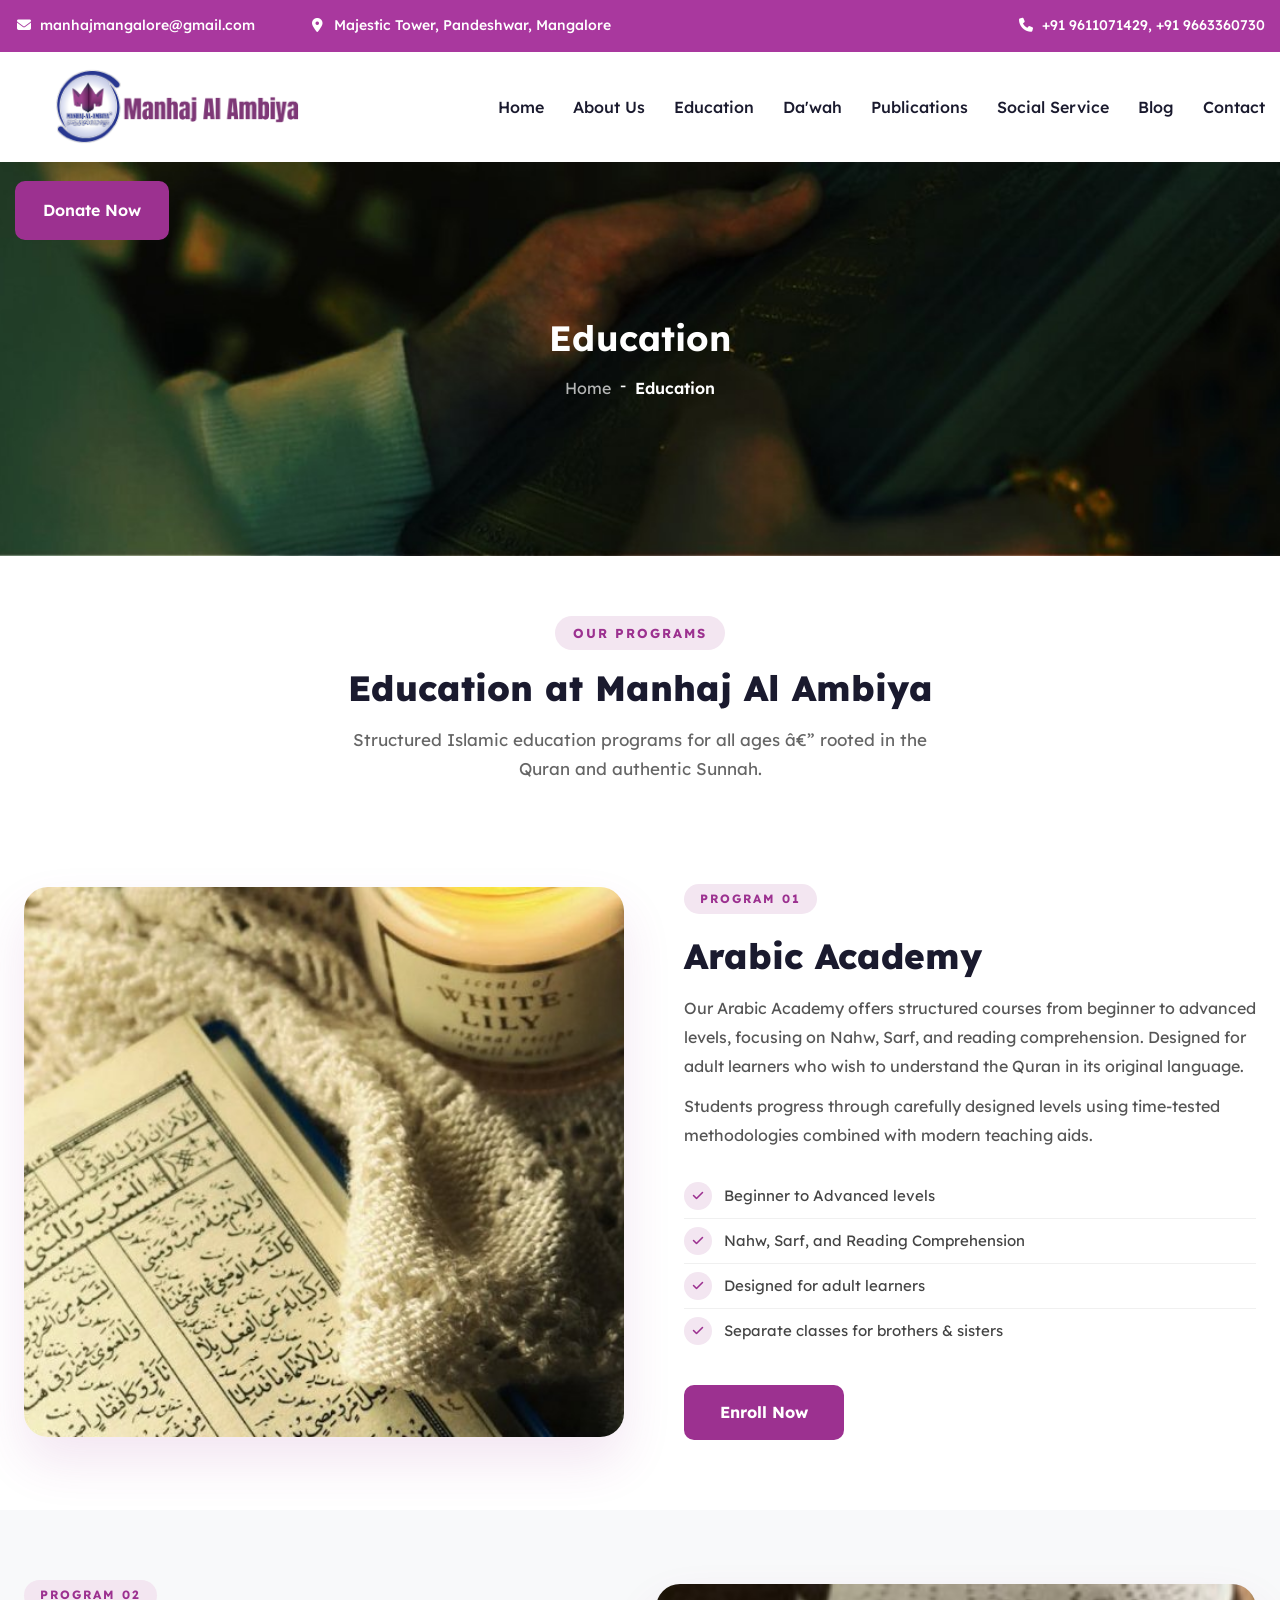
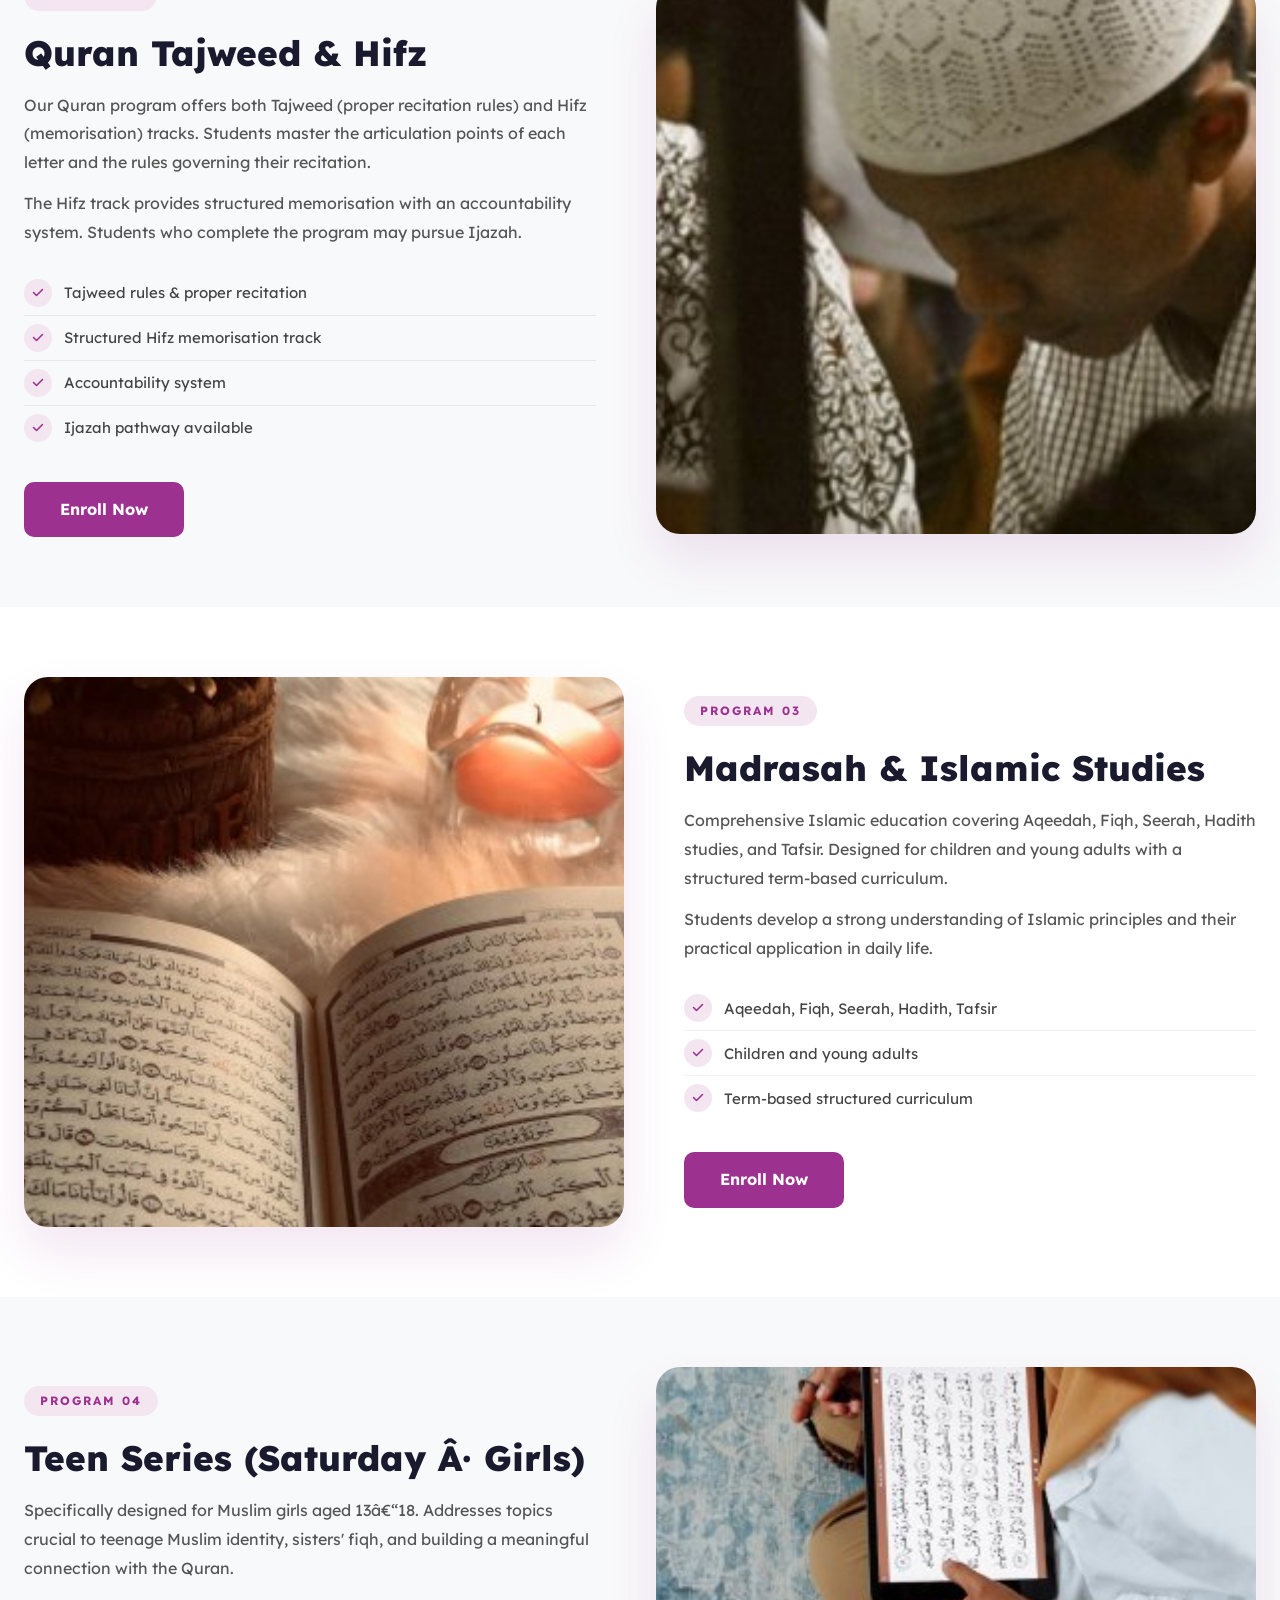
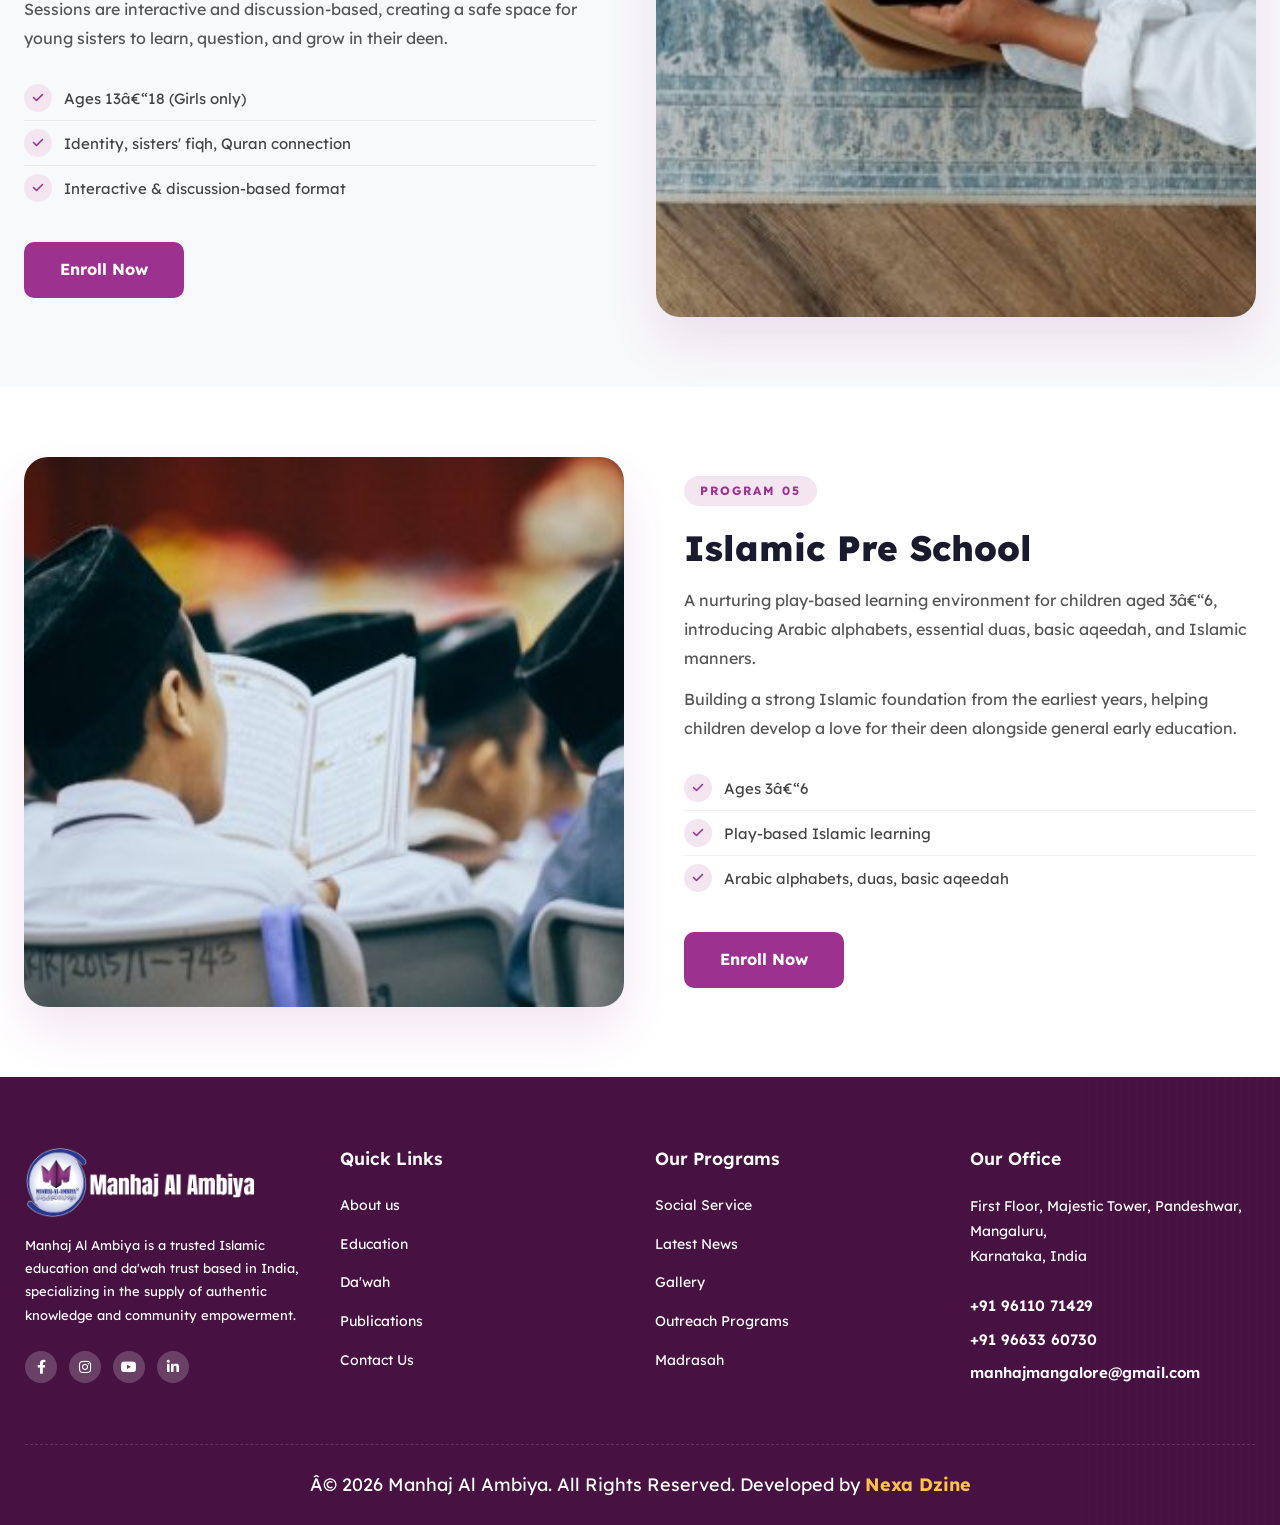
<file: education.html>
﻿<!DOCTYPE html>
<html lang="en" dir="ltr">
<head>
  <meta charset="UTF-8">
  <meta name="viewport" content="width=device-width, initial-scale=1.0, maximum-scale=5.0, user-scalable=yes">
  <title>Education Programs â€” Manhaj Al Ambiya</title>
  <meta name="description" content="Arabic Academy, Quran Tajweed, Hifz, Madrasah, Teen Series, and Islamic Pre-School in Mangaluru.">
    <link href="assets/css/bootstrap.css" rel="stylesheet">
  <link rel="stylesheet" href="assets/css/style.css">
  <link href="assets/css/responsive.css" rel="stylesheet">
  <link href="https://fonts.googleapis.com/css2?family=Lexend:wght@300;400;500;600;700;800;900&display=swap" rel="stylesheet">
  <link rel="stylesheet" href="styles.css">
</head>
<body>
<div class="page-wrapper">

  <!-- Navbar -->
  <!-- Main Header / Style Five -->
	<header class="main-header header-style-five">
				<!-- Header Top -->
				<div class="header-top style-two">
					<div class="auto-container">
						<div class="inner-container">
							<div class="d-flex justify-content-between align-items-center flex-wrap">
								<div class="left-box d-flex align-items-center flex-wrap">
									<ul class="header-top_list">
										<li><span
												class="icon fa-solid fa-envelope fa-fw"></span>manhajmangalore@gmail.com
										</li>
										<li><span class="icon fa-solid fa-location-dot fa-fw"></span>Majestic Tower,
											Pandeshwar, Mangalore</li>
									</ul>
								</div>
								<ul class="header-top_list-two">
									<li style="font-weight: 500;"><span class="icon fa-solid fa-phone fa-fw"></span>+91
										9611071429, +91 9663360730</li>
								</ul>
							</div>
						</div>
					</div>
				</div>

				<!-- Header Upper -->
				<div class="header-upper">
					<div class="auto-container">
						<div class="inner-container">
							<div class="d-flex justify-content-between align-items-center flex-wrap">

								<div class="logo-box">
									<div class="logo"><a href="index.html"><img src="assets/main-img/logo/main-logo.png"
												alt="Manhaj Al Ambiya Logo"></a></div>
								</div>

								<div class="nav-outer">
									<!-- Main Menu -->
									<nav class="main-menu navbar-expand-md">
										<div class="navbar-header">
											<!-- Toggle Button -->
											<button class="navbar-toggler" type="button" data-toggle="collapse"
												data-target="#navbarSupportedContent"
												aria-controls="navbarSupportedContent" aria-expanded="false"
												aria-label="Toggle navigation">
												<span class="icon-bar"></span>
												<span class="icon-bar"></span>
												<span class="icon-bar"></span>
											</button>
										</div>

										<div class="navbar-collapse collapse clearfix" id="navbarSupportedContent">
											<ul class="navigation clearfix">
												<li class="active"><a href="index.html">Home</a></li>
												<li><a href="about.html">About Us</a></li>
												<li><a href="education.html">Education</a></li>
												<li><a href="dawa.html">Da'wah</a></li>
												<li><a href="publications.html">Publications</a></li>
												<li><a href="social-service.html">Social Service</a></li>
												<li><a href="blog.html">Blog</a></li>
												<li><a href="contact.html">Contact</a></li>
											</ul>
										</div>
									</nav>
								</div>

								<div class="outer-box d-flex align-items-center flex-wrap">
									<div class="header_button-box">
										<a href="#donation" class="theme-btn btn-style-five">
											<span class="btn-wrap">
												<span class="text-one">Donate Now</span>
												<span class="text-two">Donate Now</span>
											</span>
										</a>
									</div>
									<!-- Mobile Navigation Toggler -->
									<div class="mobile-nav-toggler"><span class="icon flaticon-menu"></span></div>
								</div>

							</div>
						</div>
					</div>
				</div>

				<!-- Mobile Menu  -->
				<div class="mobile-menu">
					<div class="menu-backdrop"></div>
					<div class="close-btn"><span class="icon flaticon-close-1"></span></div>

					<nav class="menu-box">
						<div class="nav-logo"><a href="index.html"><img src="assets/main-img/logo/main-logo.png"
									alt="Manhaj Al Ambiya Logo" style="height:48px;"></a></div>
						<div class="menu-outer">
							<!--Here Menu Will Come Automatically Via Javascript / Same Menu as in Header-->
						</div>
					</nav>
				</div>
			</header>
	<!-- End Header Five -->

  <main>
    <!-- Page Title -->
    <section class="page-title" style="background-image:url(assets/main-img/background/page-title.jpg)">
        <div class="auto-container">
			<h2>Education</h2>
			<ul class="bread-crumb clearfix">
				<li><a href="index.html">Home</a></li>
				<li>Education</li>
			</ul>
        </div>
    </section>
    <!-- End Page Title -->

    <!-- Programs Intro -->
    <section class="edu-program" style="padding: 60px 0 30px; background: #fff;">
      <div class="container text-center">
        <span style="display:inline-block;background:#f3e6f1;color:#9c3190;font-size:13px;font-weight:700;letter-spacing:2px;text-transform:uppercase;padding:6px 18px;border-radius:30px;margin-bottom:16px;">Our Programs</span>
        <h2 style="font-size:2.2rem;font-weight:800;color:#1a1a2e;margin-bottom:16px;">Education at Manhaj Al Ambiya</h2>
        <p style="max-width:620px;margin:0 auto;color:#666;font-size:17px;line-height:1.7;">Structured Islamic education programs for all ages â€” rooted in the Quran and authentic Sunnah.</p>
      </div>
    </section>

    <!-- Program 1: Arabic Academy â€” Image Left -->
    <section id="arabic-academy" style="padding: 70px 0; background: #fff;">
      <div class="container" style="max-width: 1400px;">
        <div style="display: flex; align-items: center; gap: 60px; justify-content: center; flex-wrap: wrap;">
          <!-- Image Column -->
          <div class="fade-up" style="flex: 1 1 100%; max-width: 600px;">
            <div class="img-column" style="width: 100%; max-width: 600px; height: 550px; overflow:hidden; border-radius: 24px; box-shadow: 0 25px 50px rgba(156, 49, 144, 0.12);">
              <img src="assets/main-img/resource/course-11.jpg" alt="Arabic Academy" style="width: 100%; height: 100%; display:block; object-fit: cover; transition:transform 0.5s;" onmouseover="this.style.transform='scale(1.05)'" onmouseout="this.style.transform='scale(1)'">
            </div>
          </div>
          <!-- Content Column -->
          <div class="fade-up" style="flex: 1; min-width: 250px; max-width: 650px;">
            <span style="display:inline-block;background:#f3e6f1;color:#9c3190;font-size:12px;font-weight:700;letter-spacing:2px;text-transform:uppercase;padding:5px 16px;border-radius:30px;margin-bottom:20px;">Program 01</span>
            <h2 style="font-size:2rem;font-weight:800;color:#1a1a2e;margin-bottom:16px;">Arabic Academy</h2>
            <p style="color:#555;font-size:16px;line-height:1.8;margin-bottom:12px;">Our Arabic Academy offers structured courses from beginner to advanced levels, focusing on Nahw, Sarf, and reading comprehension. Designed for adult learners who wish to understand the Quran in its original language.</p>
            <p style="color:#555;font-size:16px;line-height:1.8;margin-bottom:24px;">Students progress through carefully designed levels using time-tested methodologies combined with modern teaching aids.</p>
            <ul style="list-style:none;padding:0;margin-bottom:32px;">
              <li style="display:flex;align-items:center;gap:12px;padding:8px 0;color:#444;font-size:15px;border-bottom:1px solid #f0f0f0;"><span style="width:28px;height:28px;background:#f3e6f1;border-radius:50%;display:flex;align-items:center;justify-content:center;flex-shrink:0;"><i class="fa-solid fa-check" style="color:#9c3190;font-size:12px;"></i></span> Beginner to Advanced levels</li>
              <li style="display:flex;align-items:center;gap:12px;padding:8px 0;color:#444;font-size:15px;border-bottom:1px solid #f0f0f0;"><span style="width:28px;height:28px;background:#f3e6f1;border-radius:50%;display:flex;align-items:center;justify-content:center;flex-shrink:0;"><i class="fa-solid fa-check" style="color:#9c3190;font-size:12px;"></i></span> Nahw, Sarf, and Reading Comprehension</li>
              <li style="display:flex;align-items:center;gap:12px;padding:8px 0;color:#444;font-size:15px;border-bottom:1px solid #f0f0f0;"><span style="width:28px;height:28px;background:#f3e6f1;border-radius:50%;display:flex;align-items:center;justify-content:center;flex-shrink:0;"><i class="fa-solid fa-check" style="color:#9c3190;font-size:12px;"></i></span> Designed for adult learners</li>
              <li style="display:flex;align-items:center;gap:12px;padding:8px 0;color:#444;font-size:15px;"><span style="width:28px;height:28px;background:#f3e6f1;border-radius:50%;display:flex;align-items:center;justify-content:center;flex-shrink:0;"><i class="fa-solid fa-check" style="color:#9c3190;font-size:12px;"></i></span> Separate classes for brothers &amp; sisters</li>
            </ul>
            <a href="contact.html" style="display:inline-block;background:#9c3190;color:#fff;padding:14px 36px;border-radius:10px;font-size:16px;font-weight:700;text-decoration:none;transition:background 0.3s;" onmouseover="this.style.background='#471141'" onmouseout="this.style.background='#9c3190'">Enroll Now</a>
          </div>
        </div>
      </div>
    </section>

    <!-- Program 2: Quran Tajweed â€” Image Right -->
    <section id="quran-tajweed" style="padding: 70px 0; background: #f8f9fa;">
      <div class="container" style="max-width: 1400px;">
        <div style="display: flex; align-items: center; gap: 60px; justify-content: center; flex-wrap: wrap; flex-direction: row-reverse;">
          <!-- Image Column -->
          <div class="fade-up" style="flex: 1 1 100%; max-width: 600px;">
            <div class="img-column" style="width: 100%; max-width: 600px; height: 550px; overflow:hidden; border-radius: 24px; box-shadow: 0 25px 50px rgba(156, 49, 144, 0.12);">
              <img src="assets/main-img/resource/course-3.jpg" alt="Quran Tajweed" style="width: 100%; height: 100%; display:block; object-fit: cover; transition:transform 0.5s;" onmouseover="this.style.transform='scale(1.05)'" onmouseout="this.style.transform='scale(1)'">
            </div>
          </div>
          <!-- Content Column -->
          <div class="fade-up" style="flex: 1; min-width: 250px; max-width: 650px;">
            <span style="display:inline-block;background:#f3e6f1;color:#9c3190;font-size:12px;font-weight:700;letter-spacing:2px;text-transform:uppercase;padding:5px 16px;border-radius:30px;margin-bottom:20px;">Program 02</span>
            <h2 style="font-size:2rem;font-weight:800;color:#1a1a2e;margin-bottom:16px;">Quran Tajweed &amp; Hifz</h2>
            <p style="color:#555;font-size:16px;line-height:1.8;margin-bottom:12px;">Our Quran program offers both Tajweed (proper recitation rules) and Hifz (memorisation) tracks. Students master the articulation points of each letter and the rules governing their recitation.</p>
            <p style="color:#555;font-size:16px;line-height:1.8;margin-bottom:24px;">The Hifz track provides structured memorisation with an accountability system. Students who complete the program may pursue Ijazah.</p>
            <ul style="list-style:none;padding:0;margin-bottom:32px;">
              <li style="display:flex;align-items:center;gap:12px;padding:8px 0;color:#444;font-size:15px;border-bottom:1px solid #e8e8e8;"><span style="width:28px;height:28px;background:#f3e6f1;border-radius:50%;display:flex;align-items:center;justify-content:center;flex-shrink:0;"><i class="fa-solid fa-check" style="color:#9c3190;font-size:12px;"></i></span> Tajweed rules &amp; proper recitation</li>
              <li style="display:flex;align-items:center;gap:12px;padding:8px 0;color:#444;font-size:15px;border-bottom:1px solid #e8e8e8;"><span style="width:28px;height:28px;background:#f3e6f1;border-radius:50%;display:flex;align-items:center;justify-content:center;flex-shrink:0;"><i class="fa-solid fa-check" style="color:#9c3190;font-size:12px;"></i></span> Structured Hifz memorisation track</li>
              <li style="display:flex;align-items:center;gap:12px;padding:8px 0;color:#444;font-size:15px;border-bottom:1px solid #e8e8e8;"><span style="width:28px;height:28px;background:#f3e6f1;border-radius:50%;display:flex;align-items:center;justify-content:center;flex-shrink:0;"><i class="fa-solid fa-check" style="color:#9c3190;font-size:12px;"></i></span> Accountability system</li>
              <li style="display:flex;align-items:center;gap:12px;padding:8px 0;color:#444;font-size:15px;"><span style="width:28px;height:28px;background:#f3e6f1;border-radius:50%;display:flex;align-items:center;justify-content:center;flex-shrink:0;"><i class="fa-solid fa-check" style="color:#9c3190;font-size:12px;"></i></span> Ijazah pathway available</li>
            </ul>
            <a href="contact.html" style="display:inline-block;background:#9c3190;color:#fff;padding:14px 36px;border-radius:10px;font-size:16px;font-weight:700;text-decoration:none;transition:background 0.3s;" onmouseover="this.style.background='#471141'" onmouseout="this.style.background='#9c3190'">Enroll Now</a>
          </div>
        </div>
      </div>
    </section>

    <!-- Program 3: Madrasah â€” Image Left -->
    <section id="madrasah" style="padding: 70px 0; background: #fff;">
      <div class="container" style="max-width: 1400px;">
        <div style="display: flex; align-items: center; gap: 60px; justify-content: center; flex-wrap: wrap;">
          <!-- Image Column -->
          <div class="fade-up" style="flex: 1 1 100%; max-width: 600px;">
            <div class="img-column" style="width: 100%; max-width: 600px; height: 550px; overflow:hidden; border-radius: 24px; box-shadow: 0 25px 50px rgba(156, 49, 144, 0.12);">
              <img src="assets/main-img/resource/class-3.jpg" alt="Madrasah" style="width: 100%; height: 100%; display:block; object-fit: cover; transition:transform 0.5s;" onmouseover="this.style.transform='scale(1.05)'" onmouseout="this.style.transform='scale(1)'">
            </div>
          </div>
          <!-- Content Column -->
          <div class="fade-up" style="flex: 1; min-width: 250px; max-width: 650px;">
            <span style="display:inline-block;background:#f3e6f1;color:#9c3190;font-size:12px;font-weight:700;letter-spacing:2px;text-transform:uppercase;padding:5px 16px;border-radius:30px;margin-bottom:20px;">Program 03</span>
            <h2 style="font-size:2rem;font-weight:800;color:#1a1a2e;margin-bottom:16px;">Madrasah &amp; Islamic Studies</h2>
            <p style="color:#555;font-size:16px;line-height:1.8;margin-bottom:12px;">Comprehensive Islamic education covering Aqeedah, Fiqh, Seerah, Hadith studies, and Tafsir. Designed for children and young adults with a structured term-based curriculum.</p>
            <p style="color:#555;font-size:16px;line-height:1.8;margin-bottom:24px;">Students develop a strong understanding of Islamic principles and their practical application in daily life.</p>
            <ul style="list-style:none;padding:0;margin-bottom:32px;">
              <li style="display:flex;align-items:center;gap:12px;padding:8px 0;color:#444;font-size:15px;border-bottom:1px solid #f0f0f0;"><span style="width:28px;height:28px;background:#f3e6f1;border-radius:50%;display:flex;align-items:center;justify-content:center;flex-shrink:0;"><i class="fa-solid fa-check" style="color:#9c3190;font-size:12px;"></i></span> Aqeedah, Fiqh, Seerah, Hadith, Tafsir</li>
              <li style="display:flex;align-items:center;gap:12px;padding:8px 0;color:#444;font-size:15px;border-bottom:1px solid #f0f0f0;"><span style="width:28px;height:28px;background:#f3e6f1;border-radius:50%;display:flex;align-items:center;justify-content:center;flex-shrink:0;"><i class="fa-solid fa-check" style="color:#9c3190;font-size:12px;"></i></span> Children and young adults</li>
              <li style="display:flex;align-items:center;gap:12px;padding:8px 0;color:#444;font-size:15px;"><span style="width:28px;height:28px;background:#f3e6f1;border-radius:50%;display:flex;align-items:center;justify-content:center;flex-shrink:0;"><i class="fa-solid fa-check" style="color:#9c3190;font-size:12px;"></i></span> Term-based structured curriculum</li>
            </ul>
            <a href="contact.html" style="display:inline-block;background:#9c3190;color:#fff;padding:14px 36px;border-radius:10px;font-size:16px;font-weight:700;text-decoration:none;transition:background 0.3s;" onmouseover="this.style.background='#471141'" onmouseout="this.style.background='#9c3190'">Enroll Now</a>
          </div>
        </div>
      </div>
    </section>

    <!-- Program 4: Teen Series â€” Image Right -->
    <section id="teen-series" style="padding: 70px 0; background: #f8f9fa;">
      <div class="container" style="max-width: 1400px;">
        <div style="display: flex; align-items: center; gap: 60px; justify-content: center; flex-wrap: wrap; flex-direction: row-reverse;">
          <!-- Image Column -->
          <div class="fade-up" style="flex: 1 1 100%; max-width: 600px;">
            <div class="img-column" style="width: 100%; max-width: 600px; height: 550px; overflow:hidden; border-radius: 24px; box-shadow: 0 25px 50px rgba(156, 49, 144, 0.12);">
              <img src="assets/main-img/resource/class-5.jpg" alt="Teen Series" style="width: 100%; height: 100%; display:block; object-fit: cover; transition:transform 0.5s;" onmouseover="this.style.transform='scale(1.05)'" onmouseout="this.style.transform='scale(1)'">
            </div>
          </div>
          <!-- Content Column -->
          <div class="fade-up" style="flex: 1; min-width: 250px; max-width: 650px;">
            <span style="display:inline-block;background:#f3e6f1;color:#9c3190;font-size:12px;font-weight:700;letter-spacing:2px;text-transform:uppercase;padding:5px 16px;border-radius:30px;margin-bottom:20px;">Program 04</span>
            <h2 style="font-size:2rem;font-weight:800;color:#1a1a2e;margin-bottom:16px;">Teen Series (Saturday Â· Girls)</h2>
            <p style="color:#555;font-size:16px;line-height:1.8;margin-bottom:12px;">Specifically designed for Muslim girls aged 13â€“18. Addresses topics crucial to teenage Muslim identity, sisters' fiqh, and building a meaningful connection with the Quran.</p>
            <p style="color:#555;font-size:16px;line-height:1.8;margin-bottom:24px;">Sessions are interactive and discussion-based, creating a safe space for young sisters to learn, question, and grow in their deen.</p>
            <ul style="list-style:none;padding:0;margin-bottom:32px;">
              <li style="display:flex;align-items:center;gap:12px;padding:8px 0;color:#444;font-size:15px;border-bottom:1px solid #e8e8e8;"><span style="width:28px;height:28px;background:#f3e6f1;border-radius:50%;display:flex;align-items:center;justify-content:center;flex-shrink:0;"><i class="fa-solid fa-check" style="color:#9c3190;font-size:12px;"></i></span> Ages 13â€“18 (Girls only)</li>
              <li style="display:flex;align-items:center;gap:12px;padding:8px 0;color:#444;font-size:15px;border-bottom:1px solid #e8e8e8;"><span style="width:28px;height:28px;background:#f3e6f1;border-radius:50%;display:flex;align-items:center;justify-content:center;flex-shrink:0;"><i class="fa-solid fa-check" style="color:#9c3190;font-size:12px;"></i></span> Identity, sisters' fiqh, Quran connection</li>
              <li style="display:flex;align-items:center;gap:12px;padding:8px 0;color:#444;font-size:15px;"><span style="width:28px;height:28px;background:#f3e6f1;border-radius:50%;display:flex;align-items:center;justify-content:center;flex-shrink:0;"><i class="fa-solid fa-check" style="color:#9c3190;font-size:12px;"></i></span> Interactive &amp; discussion-based format</li>
            </ul>
            <a href="contact.html" style="display:inline-block;background:#9c3190;color:#fff;padding:14px 36px;border-radius:10px;font-size:16px;font-weight:700;text-decoration:none;transition:background 0.3s;" onmouseover="this.style.background='#471141'" onmouseout="this.style.background='#9c3190'">Enroll Now</a>
          </div>
        </div>
      </div>
    </section>

    <!-- Program 5: Islamic Pre School â€” Image Left -->
    <section id="pre-school" style="padding: 70px 0; background: #fff;">
      <div class="container" style="max-width: 1400px;">
        <div style="display: flex; align-items: center; gap: 60px; justify-content: center; flex-wrap: wrap;">
          <!-- Image Column -->
          <div class="fade-up" style="flex: 1 1 100%; max-width: 600px;">
            <div class="img-column" style="width: 100%; max-width: 600px; height: 550px; overflow:hidden; border-radius: 24px; box-shadow: 0 25px 50px rgba(156, 49, 144, 0.12);">
              <img src="assets/main-img/resource/class-1.jpg" alt="Islamic Pre School" style="width: 100%; height: 100%; display:block; object-fit: cover; transition:transform 0.5s;" onmouseover="this.style.transform='scale(1.05)'" onmouseout="this.style.transform='scale(1)'">
            </div>
          </div>
          <!-- Content Column -->
          <div class="fade-up" style="flex: 1; min-width: 250px; max-width: 650px;">
            <span style="display:inline-block;background:#f3e6f1;color:#9c3190;font-size:12px;font-weight:700;letter-spacing:2px;text-transform:uppercase;padding:5px 16px;border-radius:30px;margin-bottom:20px;">Program 05</span>
            <h2 style="font-size:2rem;font-weight:800;color:#1a1a2e;margin-bottom:16px;">Islamic Pre School</h2>
            <p style="color:#555;font-size:16px;line-height:1.8;margin-bottom:12px;">A nurturing play-based learning environment for children aged 3â€“6, introducing Arabic alphabets, essential duas, basic aqeedah, and Islamic manners.</p>
            <p style="color:#555;font-size:16px;line-height:1.8;margin-bottom:24px;">Building a strong Islamic foundation from the earliest years, helping children develop a love for their deen alongside general early education.</p>
            <ul style="list-style:none;padding:0;margin-bottom:32px;">
              <li style="display:flex;align-items:center;gap:12px;padding:8px 0;color:#444;font-size:15px;border-bottom:1px solid #f0f0f0;"><span style="width:28px;height:28px;background:#f3e6f1;border-radius:50%;display:flex;align-items:center;justify-content:center;flex-shrink:0;"><i class="fa-solid fa-check" style="color:#9c3190;font-size:12px;"></i></span> Ages 3â€“6</li>
              <li style="display:flex;align-items:center;gap:12px;padding:8px 0;color:#444;font-size:15px;border-bottom:1px solid #f0f0f0;"><span style="width:28px;height:28px;background:#f3e6f1;border-radius:50%;display:flex;align-items:center;justify-content:center;flex-shrink:0;"><i class="fa-solid fa-check" style="color:#9c3190;font-size:12px;"></i></span> Play-based Islamic learning</li>
              <li style="display:flex;align-items:center;gap:12px;padding:8px 0;color:#444;font-size:15px;"><span style="width:28px;height:28px;background:#f3e6f1;border-radius:50%;display:flex;align-items:center;justify-content:center;flex-shrink:0;"><i class="fa-solid fa-check" style="color:#9c3190;font-size:12px;"></i></span> Arabic alphabets, duas, basic aqeedah</li>
            </ul>
            <a href="contact.html" style="display:inline-block;background:#9c3190;color:#fff;padding:14px 36px;border-radius:10px;font-size:16px;font-weight:700;text-decoration:none;transition:background 0.3s;" onmouseover="this.style.background='#471141'" onmouseout="this.style.background='#9c3190'">Enroll Now</a>
          </div>
        </div>
      </div>
    </section>
  </main>
  <!-- Footer -->
  <footer class="modern-footer-ref">
				<div class="auto-container position-relative" style="z-index: 2;">
					<div class="row">

						<!-- Column 1: Logo & Text -->
						<div class="col-lg-3 col-md-6 mb-5 mb-lg-0">
							<div class="footer-widget logo-widget pe-lg-4">
								<div class="footer-logo mb-3">
									<a href="index.html">
										<img src="assets/main-img/logo/footer-logo.png" alt="Manhaj Al Ambiya">
									</a>
								</div>
								<p class="footer-text-ref">
									Manhaj Al Ambiya is a trusted Islamic education and da'wah trust based in India, specializing in the supply of authentic knowledge and community empowerment.
								</p>
								<!-- Social Icons Moved Here -->
								<div class="social-group-ref mt-4">
									<a href="https://facebook.com/" aria-label="Facebook"><i class="fa-brands fa-facebook-f"></i></a>
									<a href="https://instagram.com/" aria-label="Instagram"><i class="fa-brands fa-instagram"></i></a>
									<a href="https://youtube.com/" aria-label="YouTube"><i class="fa-brands fa-youtube"></i></a>
									<a href="https://linkedin.com/" aria-label="LinkedIn"><i class="fa-brands fa-linkedin-in"></i></a>
								</div>
							</div>
						</div>

						<!-- Column 2: Products / Quick Links -->
						<div class="col-lg-3 col-md-6 mb-5 mb-lg-0">
							<div class="footer-widget links-widget ps-lg-5">
								<h4 class="footer-title-ref">Quick Links</h4>
								<ul class="footer-list-ref">
									<li><a href="about.html">About us</a></li>
									<li><a href="education.html">Education</a></li>
									<li><a href="dawa.html">Da'wah</a></li>
									<li><a href="publications.html">Publications</a></li>
									<li><a href="contact.html">Contact Us</a></li>
								</ul>
							</div>
						</div>

						<!-- Column 3: Resources / Other Links -->
						<div class="col-lg-3 col-md-6 mb-5 mb-md-0">
							<div class="footer-widget links-widget ps-lg-4">
								<h4 class="footer-title-ref">Our Programs</h4>
								<ul class="footer-list-ref">
									<li><a href="social-service.html">Social Service</a></li>
									<li><a href="blog.html">Latest News</a></li>
                                    <li><a href="gallery.html">Gallery</a></li>
                                    <li><a href="dawa.html">Outreach Programs</a></li>
                                    <li><a href="education.html">Madrasah</a></li>
								</ul>
							</div>
						</div>

						<!-- Column 4: Our Office -->
						<div class="col-lg-3 col-md-6">
							<div class="footer-widget office-widget">
								<h4 class="footer-title-ref">Our Office</h4>
								<span class="contact-text-ref">
									First Floor, Majestic Tower, Pandeshwar, Mangaluru,<br>Karnataka, India
								</span>
								<a href="tel:+919611071429" class="contact-highlight-ref mt-4">+91 96110 71429</a>
								<a href="tel:+919663360730" class="contact-highlight-ref mt-2">+91 96633 60730</a>
								<a href="mailto:manhajmangalore@gmail.com" class="contact-highlight-ref mt-2">manhajmangalore@gmail.com</a>
							</div>
						</div>

					</div>

					<!-- Footer Bottom Area -->
					<div class="footer-bottom-ref">
						<!-- Copyright -->
						<div class="copyright-ref mb-3 mb-md-0">
							Â© 2026 Manhaj Al Ambiya. All Rights Reserved. Developed by <a href="https://wa.link/jpp1mq" target="_blank">Nexa Dzine</a>
						</div>
					</div>

				</div>
			</footer>

</div><!-- End PageWrapper -->

	<!-- Search Popup -->
	<div class="search-popup">
		<div class="color-layer"></div>
		<button class="close-search"><span class="flaticon-close-1"></span></button>
		<form method="post" action="blog.html">
			<div class="form-group">
				<input type="search" name="search-field" value="" placeholder="Search Here" required="">
				<button class="fa fa-solid fa-magnifying-glass fa-fw" type="submit"></button>
			</div>
		</form>
	</div>
	<!-- End Search Popup -->

<div class="progress-wrap">
	<svg class="progress-circle svg-content" width="100%" height="100%" viewBox="-1 -1 102 102">
		<path d="M50,1 a49,49 0 0,1 0,98 a49,49 0 0,1 0,-98"/>
	</svg>
</div>

<script src="assets/js/jquery.js"></script>
<script src="assets/js/popper.min.js"></script>
<script src="assets/js/bootstrap.min.js"></script>
<script src="assets/js/appear.js"></script>
<script src="assets/js/parallax.min.js"></script>
<script src="assets/js/tilt.jquery.min.js"></script>
<script src="assets/js/jquery.paroller.min.js"></script>
<script src="assets/js/wow.js"></script>
<script src="assets/js/jarallax.js"></script>
<script src="assets/js/swiper.min.js"></script>
<script src="assets/js/backtotop.js"></script>
<script src="assets/js/odometer.js"></script>
<script src="assets/js/parallax-scroll.js"></script>
<script src="assets/js/gsap.min.js"></script>
<script src="assets/js/SplitText.min.js"></script>
<script src="assets/js/ScrollTrigger.min.js"></script>
<script src="assets/js/ScrollToPlugin.min.js"></script>
<script src="assets/js/ScrollSmoother.min.js"></script>
<script src="assets/js/magnific-popup.min.js"></script>
<script src="assets/js/nav-tool.js"></script>
<script src="assets/js/jquery-ui.js"></script>
<script src="assets/js/element-in-view.js"></script>
<script src="assets/js/script.js"></script>
  <script src="script.js"></script>
</body>
</html>
</file>
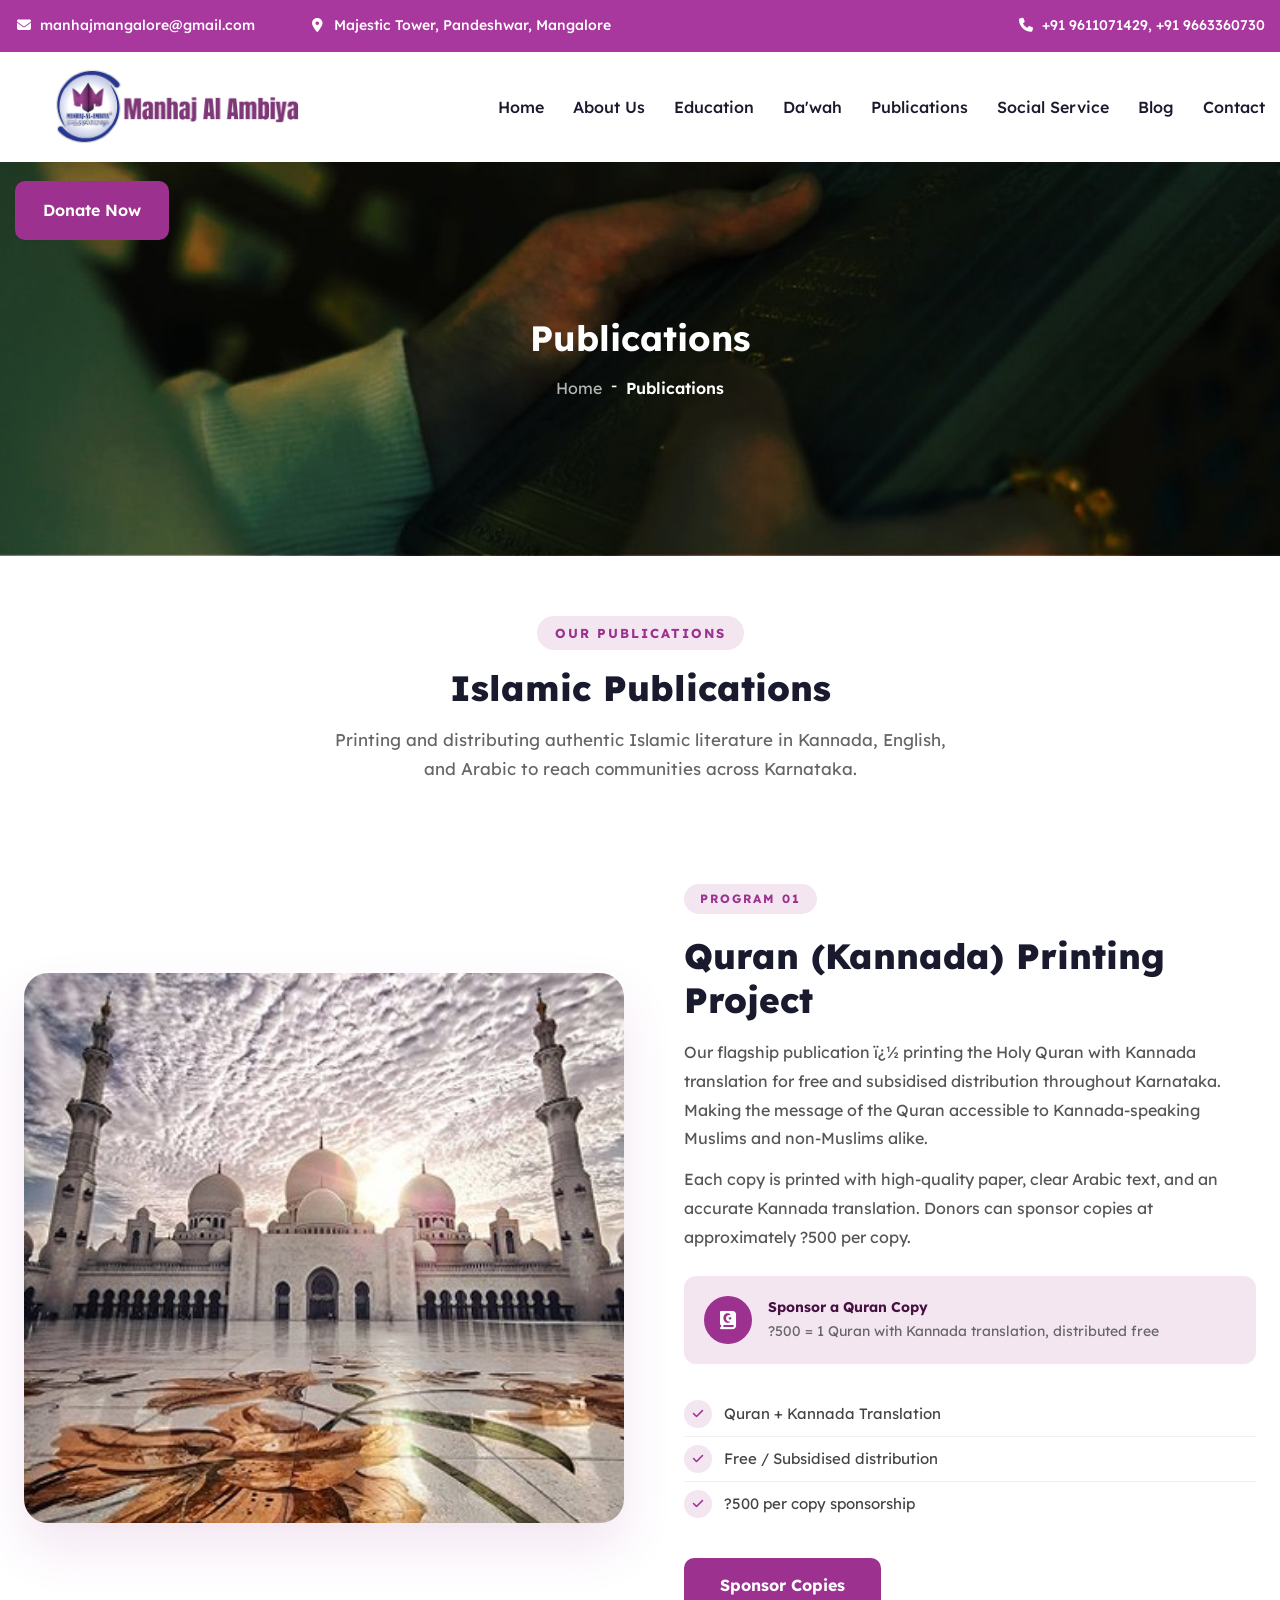
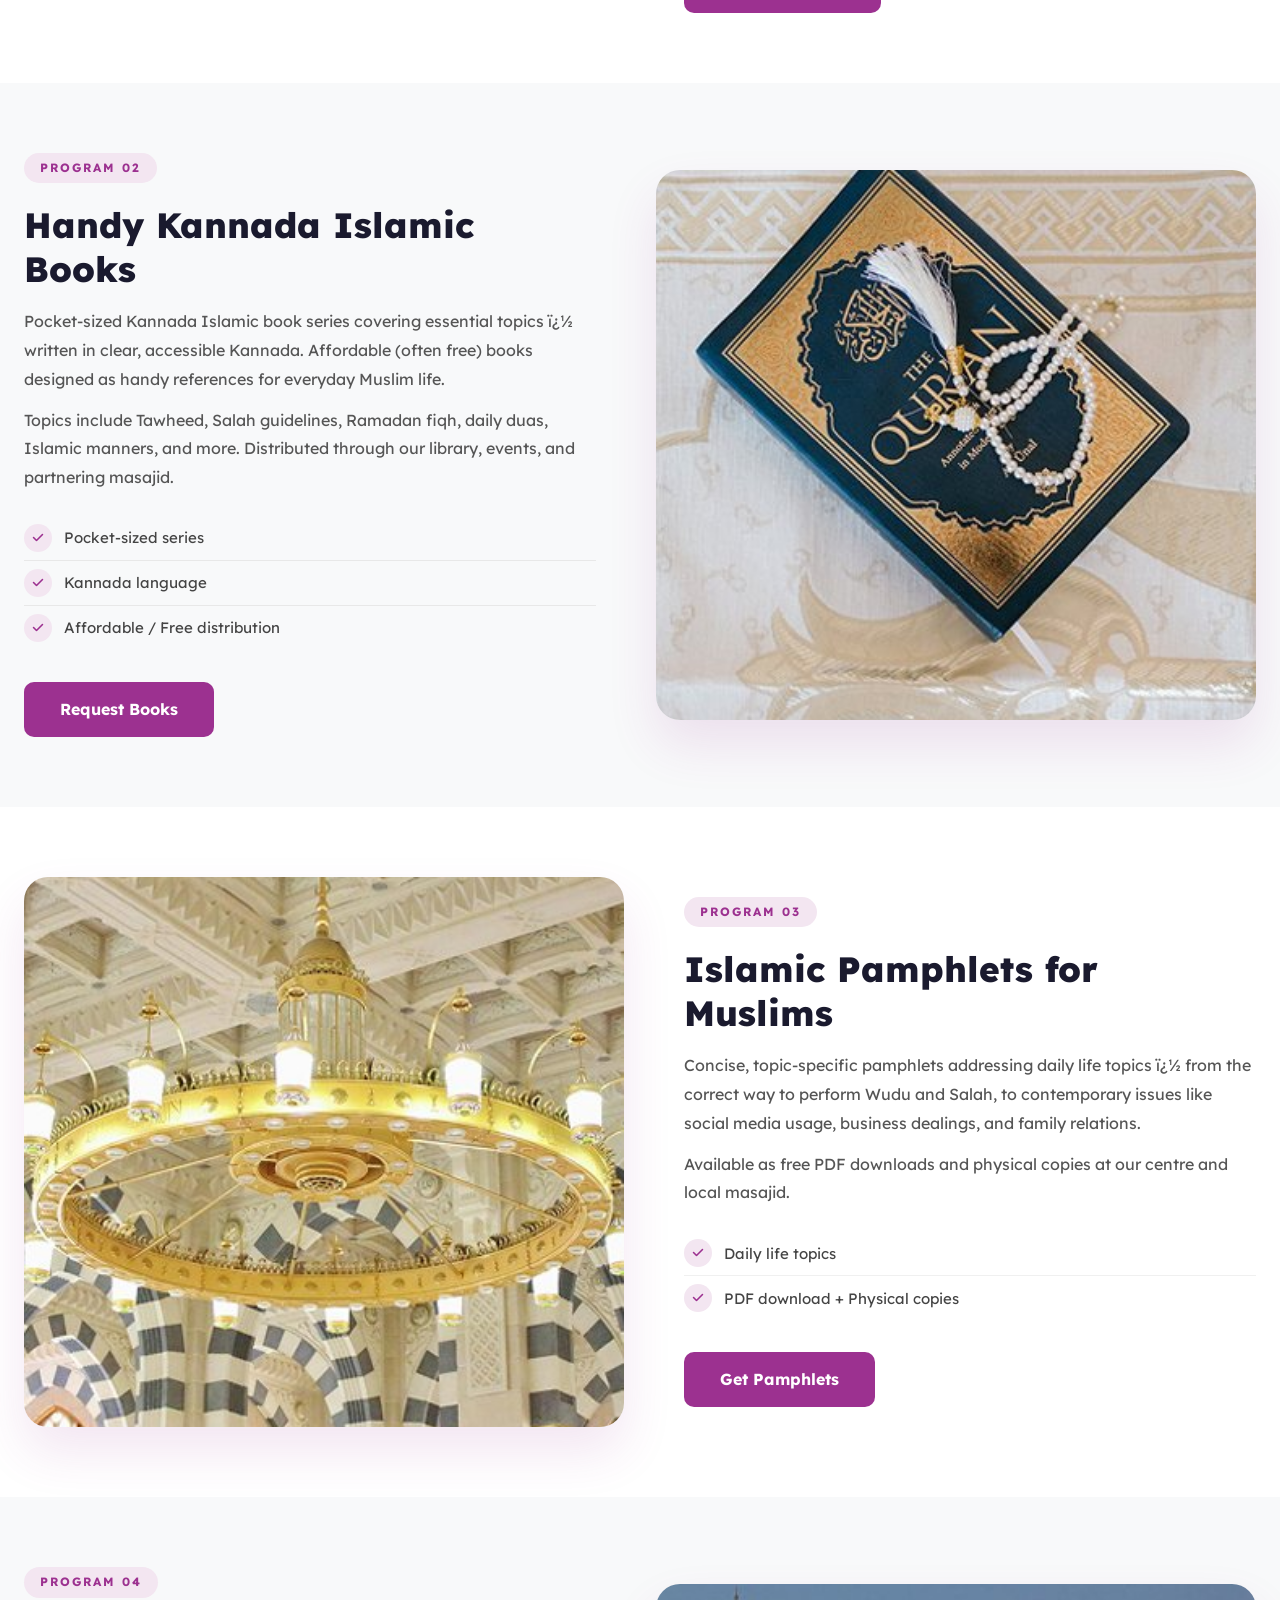
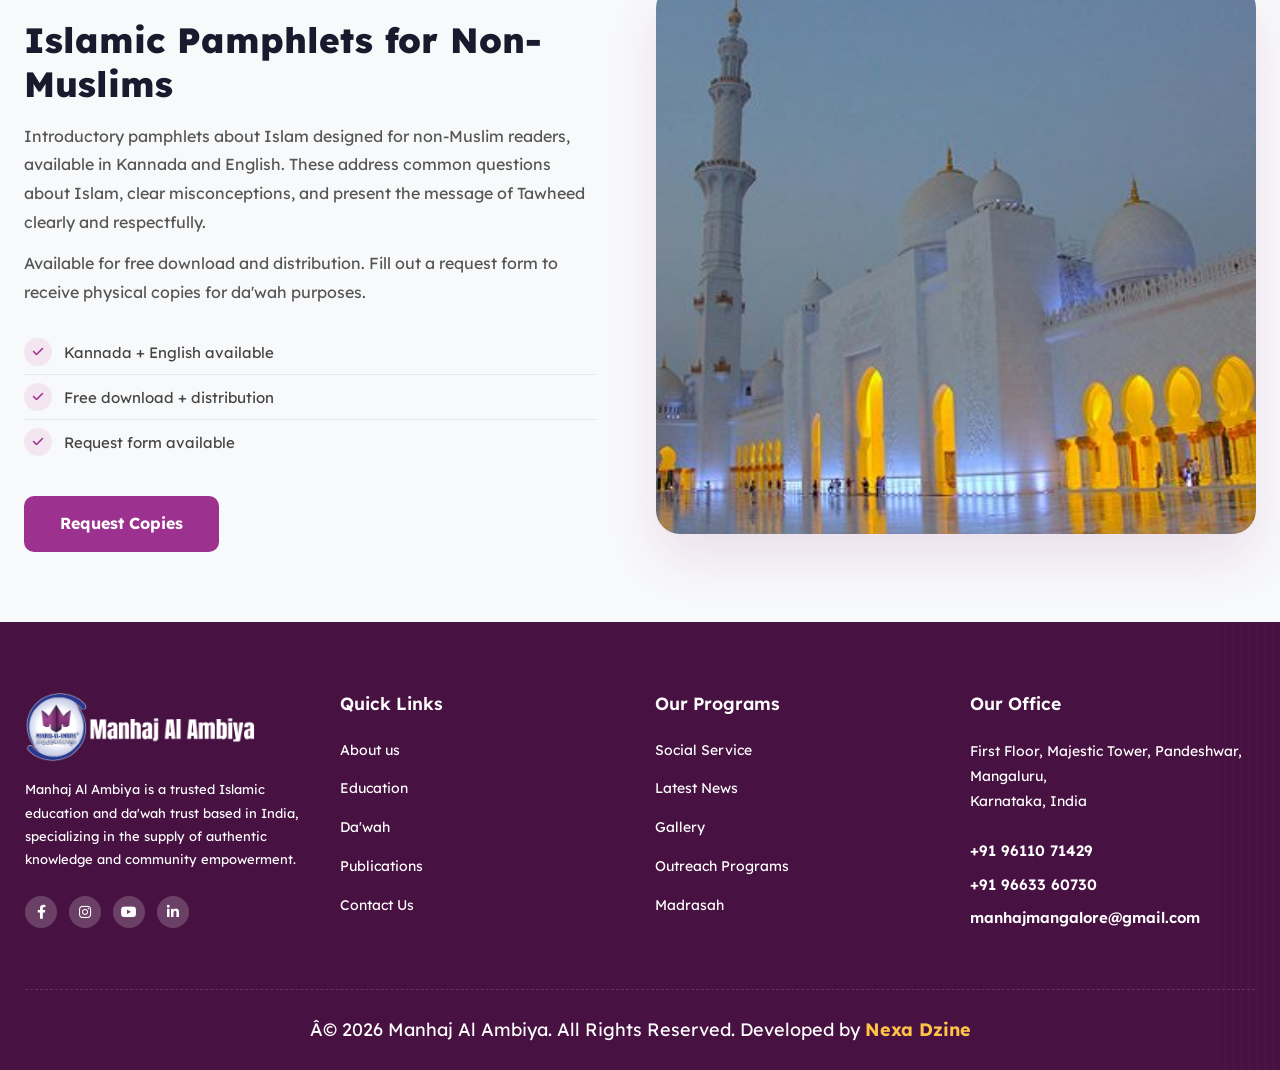
<file: publications.html>
﻿<!DOCTYPE html>
<html lang="en" dir="ltr">
<head>
  <meta charset="UTF-8">
  <meta name="viewport" content="width=device-width, initial-scale=1.0, maximum-scale=5.0, user-scalable=yes">
  <title>Publications â€” Manhaj Al Ambiya</title>
  <meta name="description" content="Kannada Quran printing, Islamic books, and da'wah pamphlets for Muslims and non-Muslims.">
    <link href="assets/css/bootstrap.css" rel="stylesheet">
  <link rel="stylesheet" href="assets/css/style.css">
  <link href="assets/css/responsive.css" rel="stylesheet">
  <link href="https://fonts.googleapis.com/css2?family=Lexend:wght@300;400;500;600;700;800;900&display=swap" rel="stylesheet">
  <link rel="stylesheet" href="styles.css">
</head>
<body>
<div class="page-wrapper">
  <!-- Main Header / Style Five -->
	<header class="main-header header-style-five">
				<!-- Header Top -->
				<div class="header-top style-two">
					<div class="auto-container">
						<div class="inner-container">
							<div class="d-flex justify-content-between align-items-center flex-wrap">
								<div class="left-box d-flex align-items-center flex-wrap">
									<ul class="header-top_list">
										<li><span
												class="icon fa-solid fa-envelope fa-fw"></span>manhajmangalore@gmail.com
										</li>
										<li><span class="icon fa-solid fa-location-dot fa-fw"></span>Majestic Tower,
											Pandeshwar, Mangalore</li>
									</ul>
								</div>
								<ul class="header-top_list-two">
									<li style="font-weight: 500;"><span class="icon fa-solid fa-phone fa-fw"></span>+91
										9611071429, +91 9663360730</li>
								</ul>
							</div>
						</div>
					</div>
				</div>

				<!-- Header Upper -->
				<div class="header-upper">
					<div class="auto-container">
						<div class="inner-container">
							<div class="d-flex justify-content-between align-items-center flex-wrap">

								<div class="logo-box">
									<div class="logo"><a href="index.html"><img src="assets/main-img/logo/main-logo.png"
												alt="Manhaj Al Ambiya Logo"></a></div>
								</div>

								<div class="nav-outer">
									<!-- Main Menu -->
									<nav class="main-menu navbar-expand-md">
										<div class="navbar-header">
											<!-- Toggle Button -->
											<button class="navbar-toggler" type="button" data-toggle="collapse"
												data-target="#navbarSupportedContent"
												aria-controls="navbarSupportedContent" aria-expanded="false"
												aria-label="Toggle navigation">
												<span class="icon-bar"></span>
												<span class="icon-bar"></span>
												<span class="icon-bar"></span>
											</button>
										</div>

										<div class="navbar-collapse collapse clearfix" id="navbarSupportedContent">
											<ul class="navigation clearfix">
												<li class="active"><a href="index.html">Home</a></li>
												<li><a href="about.html">About Us</a></li>
												<li><a href="education.html">Education</a></li>
												<li><a href="dawa.html">Da'wah</a></li>
												<li><a href="publications.html">Publications</a></li>
												<li><a href="social-service.html">Social Service</a></li>
												<li><a href="blog.html">Blog</a></li>
												<li><a href="contact.html">Contact</a></li>
											</ul>
										</div>
									</nav>
								</div>

								<div class="outer-box d-flex align-items-center flex-wrap">
									<div class="header_button-box">
										<a href="#donation" class="theme-btn btn-style-five">
											<span class="btn-wrap">
												<span class="text-one">Donate Now</span>
												<span class="text-two">Donate Now</span>
											</span>
										</a>
									</div>
									<!-- Mobile Navigation Toggler -->
									<div class="mobile-nav-toggler"><span class="icon flaticon-menu"></span></div>
								</div>

							</div>
						</div>
					</div>
				</div>

				<!-- Mobile Menu  -->
				<div class="mobile-menu">
					<div class="menu-backdrop"></div>
					<div class="close-btn"><span class="icon flaticon-close-1"></span></div>

					<nav class="menu-box">
						<div class="nav-logo"><a href="index.html"><img src="assets/main-img/logo/main-logo.png"
									alt="Manhaj Al Ambiya Logo" style="height:48px;"></a></div>
						<div class="menu-outer">
							<!--Here Menu Will Come Automatically Via Javascript / Same Menu as in Header-->
						</div>
					</nav>
				</div>
			</header>
	<!-- End Header Five -->

  <main>
    <!-- Page Title -->
    <section class="page-title" style="background-image:url(assets/main-img/background/page-title.jpg)">
        <div class="auto-container">
			<h2>Publications</h2>
			<ul class="bread-crumb clearfix">
				<li><a href="index.html">Home</a></li>
				<li>Publications</li>
			</ul>
        </div>
    </section>
    <!-- End Page Title -->


    <!-- Programs Intro -->
    <section style="padding: 60px 0 30px; background: #fff;">
      <div class="container text-center">
        <span style="display:inline-block;background:#f3e6f1;color:#9c3190;font-size:13px;font-weight:700;letter-spacing:2px;text-transform:uppercase;padding:6px 18px;border-radius:30px;margin-bottom:16px;">Our Publications</span>
        <h2 style="font-size:2.2rem;font-weight:800;color:#1a1a2e;margin-bottom:16px;">Islamic Publications</h2>
        <p style="max-width:620px;margin:0 auto;color:#666;font-size:17px;line-height:1.7;">Printing and distributing authentic Islamic literature in Kannada, English, and Arabic to reach communities across Karnataka.</p>
      </div>
    </section>

    <!-- Program 1 ï¿½ Image Left -->
    <section id="quran-printing" style="padding: 70px 0; background: #fff;">
      <div class="container" style="max-width: 1400px;">
        <div style="display: flex; align-items: center; gap: 60px; justify-content: center; flex-wrap: wrap;">
          <!-- Image Column -->
          <div class="fade-up" style="flex: 1 1 100%; max-width: 600px;">
            <div class="img-column" style="width: 100%; max-width: 600px; height: 550px; overflow:hidden; border-radius: 24px; box-shadow: 0 25px 50px rgba(156, 49, 144, 0.12);">
              <img src="assets/main-img/resource/offer-5.jpg" alt="Quran Printing" style="width: 100%; height: 100%; display:block; object-fit: cover; transition:transform 0.5s;" onmouseover="this.style.transform='scale(1.05)'" onmouseout="this.style.transform='scale(1)'">
            </div>
          </div>
          <!-- Content Column -->
          <div class="fade-up" style="flex: 1; min-width: 250px; max-width: 650px;">
            <span style="display:inline-block;background:#f3e6f1;color:#9c3190;font-size:12px;font-weight:700;letter-spacing:2px;text-transform:uppercase;padding:5px 16px;border-radius:30px;margin-bottom:20px;">Program 01</span>
            <h2 style="font-size:2rem;font-weight:800;color:#1a1a2e;margin-bottom:16px;">Quran (Kannada) Printing Project</h2>
            <p style="color:#555;font-size:16px;line-height:1.8;margin-bottom:12px;">Our flagship publication ï¿½ printing the Holy Quran with Kannada translation for free and subsidised distribution throughout Karnataka. Making the message of the Quran accessible to Kannada-speaking Muslims and non-Muslims alike.</p>
            <p style="color:#555;font-size:16px;line-height:1.8;margin-bottom:24px;">Each copy is printed with high-quality paper, clear Arabic text, and an accurate Kannada translation. Donors can sponsor copies at approximately ?500 per copy.</p>
            <div style="background:#f3e6f1;border-radius:12px;padding:20px;display:flex;align-items:center;gap:16px;margin-bottom:28px;">
              <div style="width:48px;height:48px;background:#9c3190;border-radius:50%;display:flex;align-items:center;justify-content:center;flex-shrink:0;"><i class="fa-solid fa-book-quran" style="color:#fff;font-size:18px;"></i></div>
              <div><strong style="color:#471141;display:block;">Sponsor a Quran Copy</strong><span style="color:#666;font-size:14px;">?500 = 1 Quran with Kannada translation, distributed free</span></div>
            </div>
            <ul style="list-style:none;padding:0;margin-bottom:32px;">
              <li style="display:flex;align-items:center;gap:12px;padding:8px 0;color:#444;font-size:15px;border-bottom:1px solid #f0f0f0;"><span style="width:28px;height:28px;background:#f3e6f1;border-radius:50%;display:flex;align-items:center;justify-content:center;flex-shrink:0;"><i class="fa-solid fa-check" style="color:#9c3190;font-size:12px;"></i></span> Quran + Kannada Translation</li>
              <li style="display:flex;align-items:center;gap:12px;padding:8px 0;color:#444;font-size:15px;border-bottom:1px solid #f0f0f0;"><span style="width:28px;height:28px;background:#f3e6f1;border-radius:50%;display:flex;align-items:center;justify-content:center;flex-shrink:0;"><i class="fa-solid fa-check" style="color:#9c3190;font-size:12px;"></i></span> Free / Subsidised distribution</li>
              <li style="display:flex;align-items:center;gap:12px;padding:8px 0;color:#444;font-size:15px;"><span style="width:28px;height:28px;background:#f3e6f1;border-radius:50%;display:flex;align-items:center;justify-content:center;flex-shrink:0;"><i class="fa-solid fa-check" style="color:#9c3190;font-size:12px;"></i></span> ?500 per copy sponsorship</li>
            </ul>
            <a href="contact.html" style="display:inline-block;background:#9c3190;color:#fff;padding:14px 36px;border-radius:10px;font-size:16px;font-weight:700;text-decoration:none;transition:background 0.3s;" onmouseover="this.style.background='#471141'" onmouseout="this.style.background='#9c3190'">Sponsor Copies</a>
          </div>
        </div>
      </div>
    </section>

    <!-- Program 2 ï¿½ Image Right -->
    <section id="books" style="padding: 70px 0; background: #f8f9fa;">
      <div class="container" style="max-width: 1400px;">
        <div style="display: flex; align-items: center; gap: 60px; justify-content: center; flex-wrap: wrap; flex-direction: row-reverse;">
          <!-- Image Column -->
          <div class="fade-up" style="flex: 1 1 100%; max-width: 600px;">
            <div class="img-column" style="width: 100%; max-width: 600px; height: 550px; overflow:hidden; border-radius: 24px; box-shadow: 0 25px 50px rgba(156, 49, 144, 0.12);">
              <img src="assets/main-img/resource/offer-6.jpg" alt="Islamic Books" style="width: 100%; height: 100%; display:block; object-fit: cover; transition:transform 0.5s;" onmouseover="this.style.transform='scale(1.05)'" onmouseout="this.style.transform='scale(1)'">
            </div>
          </div>
          <!-- Content Column -->
          <div class="fade-up" style="flex: 1; min-width: 250px; max-width: 650px;">
            <span style="display:inline-block;background:#f3e6f1;color:#9c3190;font-size:12px;font-weight:700;letter-spacing:2px;text-transform:uppercase;padding:5px 16px;border-radius:30px;margin-bottom:20px;">Program 02</span>
            <h2 style="font-size:2rem;font-weight:800;color:#1a1a2e;margin-bottom:16px;">Handy Kannada Islamic Books</h2>
            <p style="color:#555;font-size:16px;line-height:1.8;margin-bottom:12px;">Pocket-sized Kannada Islamic book series covering essential topics ï¿½ written in clear, accessible Kannada. Affordable (often free) books designed as handy references for everyday Muslim life.</p>
            <p style="color:#555;font-size:16px;line-height:1.8;margin-bottom:24px;">Topics include Tawheed, Salah guidelines, Ramadan fiqh, daily duas, Islamic manners, and more. Distributed through our library, events, and partnering masajid.</p>
            <ul style="list-style:none;padding:0;margin-bottom:32px;">
              <li style="display:flex;align-items:center;gap:12px;padding:8px 0;color:#444;font-size:15px;border-bottom:1px solid #e8e8e8;"><span style="width:28px;height:28px;background:#f3e6f1;border-radius:50%;display:flex;align-items:center;justify-content:center;flex-shrink:0;"><i class="fa-solid fa-check" style="color:#9c3190;font-size:12px;"></i></span> Pocket-sized series</li>
              <li style="display:flex;align-items:center;gap:12px;padding:8px 0;color:#444;font-size:15px;border-bottom:1px solid #e8e8e8;"><span style="width:28px;height:28px;background:#f3e6f1;border-radius:50%;display:flex;align-items:center;justify-content:center;flex-shrink:0;"><i class="fa-solid fa-check" style="color:#9c3190;font-size:12px;"></i></span> Kannada language</li>
              <li style="display:flex;align-items:center;gap:12px;padding:8px 0;color:#444;font-size:15px;"><span style="width:28px;height:28px;background:#f3e6f1;border-radius:50%;display:flex;align-items:center;justify-content:center;flex-shrink:0;"><i class="fa-solid fa-check" style="color:#9c3190;font-size:12px;"></i></span> Affordable / Free distribution</li>
            </ul>
            <a href="contact.html" style="display:inline-block;background:#9c3190;color:#fff;padding:14px 36px;border-radius:10px;font-size:16px;font-weight:700;text-decoration:none;transition:background 0.3s;" onmouseover="this.style.background='#471141'" onmouseout="this.style.background='#9c3190'">Request Books</a>
          </div>
        </div>
      </div>
    </section>

    <!-- Program 3 ï¿½ Image Left -->
    <section id="pamphlets-muslims" style="padding: 70px 0; background: #fff;">
      <div class="container" style="max-width: 1400px;">
        <div style="display: flex; align-items: center; gap: 60px; justify-content: center; flex-wrap: wrap;">
          <!-- Image Column -->
          <div class="fade-up" style="flex: 1 1 100%; max-width: 600px;">
            <div class="img-column" style="width: 100%; max-width: 600px; height: 550px; overflow:hidden; border-radius: 24px; box-shadow: 0 25px 50px rgba(156, 49, 144, 0.12);">
              <img src="assets/main-img/resource/offer-7.jpg" alt="Pamphlets for Muslims" style="width: 100%; height: 100%; display:block; object-fit: cover; transition:transform 0.5s;" onmouseover="this.style.transform='scale(1.05)'" onmouseout="this.style.transform='scale(1)'">
            </div>
          </div>
          <!-- Content Column -->
          <div class="fade-up" style="flex: 1; min-width: 250px; max-width: 650px;">
            <span style="display:inline-block;background:#f3e6f1;color:#9c3190;font-size:12px;font-weight:700;letter-spacing:2px;text-transform:uppercase;padding:5px 16px;border-radius:30px;margin-bottom:20px;">Program 03</span>
            <h2 style="font-size:2rem;font-weight:800;color:#1a1a2e;margin-bottom:16px;">Islamic Pamphlets for Muslims</h2>
            <p style="color:#555;font-size:16px;line-height:1.8;margin-bottom:12px;">Concise, topic-specific pamphlets addressing daily life topics ï¿½ from the correct way to perform Wudu and Salah, to contemporary issues like social media usage, business dealings, and family relations.</p>
            <p style="color:#555;font-size:16px;line-height:1.8;margin-bottom:24px;">Available as free PDF downloads and physical copies at our centre and local masajid.</p>
            <ul style="list-style:none;padding:0;margin-bottom:32px;">
              <li style="display:flex;align-items:center;gap:12px;padding:8px 0;color:#444;font-size:15px;border-bottom:1px solid #f0f0f0;"><span style="width:28px;height:28px;background:#f3e6f1;border-radius:50%;display:flex;align-items:center;justify-content:center;flex-shrink:0;"><i class="fa-solid fa-check" style="color:#9c3190;font-size:12px;"></i></span> Daily life topics</li>
              <li style="display:flex;align-items:center;gap:12px;padding:8px 0;color:#444;font-size:15px;"><span style="width:28px;height:28px;background:#f3e6f1;border-radius:50%;display:flex;align-items:center;justify-content:center;flex-shrink:0;"><i class="fa-solid fa-check" style="color:#9c3190;font-size:12px;"></i></span> PDF download + Physical copies</li>
            </ul>
            <a href="contact.html" style="display:inline-block;background:#9c3190;color:#fff;padding:14px 36px;border-radius:10px;font-size:16px;font-weight:700;text-decoration:none;transition:background 0.3s;" onmouseover="this.style.background='#471141'" onmouseout="this.style.background='#9c3190'">Get Pamphlets</a>
          </div>
        </div>
      </div>
    </section>

    <!-- Program 4 ï¿½ Image Right -->
    <section id="pamphlets-nonmuslims" style="padding: 70px 0; background: #f8f9fa;">
      <div class="container" style="max-width: 1400px;">
        <div style="display: flex; align-items: center; gap: 60px; justify-content: center; flex-wrap: wrap; flex-direction: row-reverse;">
          <!-- Image Column -->
          <div class="fade-up" style="flex: 1 1 100%; max-width: 600px;">
            <div class="img-column" style="width: 100%; max-width: 600px; height: 550px; overflow:hidden; border-radius: 24px; box-shadow: 0 25px 50px rgba(156, 49, 144, 0.12);">
              <img src="assets/main-img/resource/offer-8.jpg" alt="Pamphlets for Non-Muslims" style="width: 100%; height: 100%; display:block; object-fit: cover; transition:transform 0.5s;" onmouseover="this.style.transform='scale(1.05)'" onmouseout="this.style.transform='scale(1)'">
            </div>
          </div>
          <!-- Content Column -->
          <div class="fade-up" style="flex: 1; min-width: 250px; max-width: 650px;">
            <span style="display:inline-block;background:#f3e6f1;color:#9c3190;font-size:12px;font-weight:700;letter-spacing:2px;text-transform:uppercase;padding:5px 16px;border-radius:30px;margin-bottom:20px;">Program 04</span>
            <h2 style="font-size:2rem;font-weight:800;color:#1a1a2e;margin-bottom:16px;">Islamic Pamphlets for Non-Muslims</h2>
            <p style="color:#555;font-size:16px;line-height:1.8;margin-bottom:12px;">Introductory pamphlets about Islam designed for non-Muslim readers, available in Kannada and English. These address common questions about Islam, clear misconceptions, and present the message of Tawheed clearly and respectfully.</p>
            <p style="color:#555;font-size:16px;line-height:1.8;margin-bottom:24px;">Available for free download and distribution. Fill out a request form to receive physical copies for da'wah purposes.</p>
            <ul style="list-style:none;padding:0;margin-bottom:32px;">
              <li style="display:flex;align-items:center;gap:12px;padding:8px 0;color:#444;font-size:15px;border-bottom:1px solid #e8e8e8;"><span style="width:28px;height:28px;background:#f3e6f1;border-radius:50%;display:flex;align-items:center;justify-content:center;flex-shrink:0;"><i class="fa-solid fa-check" style="color:#9c3190;font-size:12px;"></i></span> Kannada + English available</li>
              <li style="display:flex;align-items:center;gap:12px;padding:8px 0;color:#444;font-size:15px;border-bottom:1px solid #e8e8e8;"><span style="width:28px;height:28px;background:#f3e6f1;border-radius:50%;display:flex;align-items:center;justify-content:center;flex-shrink:0;"><i class="fa-solid fa-check" style="color:#9c3190;font-size:12px;"></i></span> Free download + distribution</li>
              <li style="display:flex;align-items:center;gap:12px;padding:8px 0;color:#444;font-size:15px;"><span style="width:28px;height:28px;background:#f3e6f1;border-radius:50%;display:flex;align-items:center;justify-content:center;flex-shrink:0;"><i class="fa-solid fa-check" style="color:#9c3190;font-size:12px;"></i></span> Request form available</li>
            </ul>
            <a href="contact.html" style="display:inline-block;background:#9c3190;color:#fff;padding:14px 36px;border-radius:10px;font-size:16px;font-weight:700;text-decoration:none;transition:background 0.3s;" onmouseover="this.style.background='#471141'" onmouseout="this.style.background='#9c3190'">Request Copies</a>
          </div>
        </div>
      </div>
    </section>
  </main>

  <footer class="modern-footer-ref">
				<div class="auto-container position-relative" style="z-index: 2;">
					<div class="row">

						<!-- Column 1: Logo & Text -->
						<div class="col-lg-3 col-md-6 mb-5 mb-lg-0">
							<div class="footer-widget logo-widget pe-lg-4">
								<div class="footer-logo mb-3">
									<a href="index.html">
										<img src="assets/main-img/logo/footer-logo.png" alt="Manhaj Al Ambiya">
									</a>
								</div>
								<p class="footer-text-ref">
									Manhaj Al Ambiya is a trusted Islamic education and da'wah trust based in India, specializing in the supply of authentic knowledge and community empowerment.
								</p>
								<!-- Social Icons Moved Here -->
								<div class="social-group-ref mt-4">
									<a href="https://facebook.com/" aria-label="Facebook"><i class="fa-brands fa-facebook-f"></i></a>
									<a href="https://instagram.com/" aria-label="Instagram"><i class="fa-brands fa-instagram"></i></a>
									<a href="https://youtube.com/" aria-label="YouTube"><i class="fa-brands fa-youtube"></i></a>
									<a href="https://linkedin.com/" aria-label="LinkedIn"><i class="fa-brands fa-linkedin-in"></i></a>
								</div>
							</div>
						</div>

						<!-- Column 2: Products / Quick Links -->
						<div class="col-lg-3 col-md-6 mb-5 mb-lg-0">
							<div class="footer-widget links-widget ps-lg-5">
								<h4 class="footer-title-ref">Quick Links</h4>
								<ul class="footer-list-ref">
									<li><a href="about.html">About us</a></li>
									<li><a href="education.html">Education</a></li>
									<li><a href="dawa.html">Da'wah</a></li>
									<li><a href="publications.html">Publications</a></li>
									<li><a href="contact.html">Contact Us</a></li>
								</ul>
							</div>
						</div>

						<!-- Column 3: Resources / Other Links -->
						<div class="col-lg-3 col-md-6 mb-5 mb-md-0">
							<div class="footer-widget links-widget ps-lg-4">
								<h4 class="footer-title-ref">Our Programs</h4>
								<ul class="footer-list-ref">
									<li><a href="social-service.html">Social Service</a></li>
									<li><a href="blog.html">Latest News</a></li>
                                    <li><a href="gallery.html">Gallery</a></li>
                                    <li><a href="dawa.html">Outreach Programs</a></li>
                                    <li><a href="education.html">Madrasah</a></li>
								</ul>
							</div>
						</div>

						<!-- Column 4: Our Office -->
						<div class="col-lg-3 col-md-6">
							<div class="footer-widget office-widget">
								<h4 class="footer-title-ref">Our Office</h4>
								<span class="contact-text-ref">
									First Floor, Majestic Tower, Pandeshwar, Mangaluru,<br>Karnataka, India
								</span>
								<a href="tel:+919611071429" class="contact-highlight-ref mt-4">+91 96110 71429</a>
								<a href="tel:+919663360730" class="contact-highlight-ref mt-2">+91 96633 60730</a>
								<a href="mailto:manhajmangalore@gmail.com" class="contact-highlight-ref mt-2">manhajmangalore@gmail.com</a>
							</div>
						</div>

					</div>

					<!-- Footer Bottom Area -->
					<div class="footer-bottom-ref">
						<!-- Copyright -->
						<div class="copyright-ref mb-3 mb-md-0">
							Â© 2026 Manhaj Al Ambiya. All Rights Reserved. Developed by <a href="https://wa.link/jpp1mq" target="_blank">Nexa Dzine</a>
						</div>
					</div>

				</div>
			</footer>

</div><!-- End PageWrapper -->

	<!-- Search Popup -->
	<div class="search-popup">
		<div class="color-layer"></div>
		<button class="close-search"><span class="flaticon-close-1"></span></button>
		<form method="post" action="blog.html">
			<div class="form-group">
				<input type="search" name="search-field" value="" placeholder="Search Here" required="">
				<button class="fa fa-solid fa-magnifying-glass fa-fw" type="submit"></button>
			</div>
		</form>
	</div>
	<!-- End Search Popup -->

<div class="progress-wrap">
	<svg class="progress-circle svg-content" width="100%" height="100%" viewBox="-1 -1 102 102">
		<path d="M50,1 a49,49 0 0,1 0,98 a49,49 0 0,1 0,-98"/>
	</svg>
</div>

<script src="assets/js/jquery.js"></script>
<script src="assets/js/popper.min.js"></script>
<script src="assets/js/bootstrap.min.js"></script>
<script src="assets/js/appear.js"></script>
<script src="assets/js/parallax.min.js"></script>
<script src="assets/js/tilt.jquery.min.js"></script>
<script src="assets/js/jquery.paroller.min.js"></script>
<script src="assets/js/wow.js"></script>
<script src="assets/js/jarallax.js"></script>
<script src="assets/js/swiper.min.js"></script>
<script src="assets/js/backtotop.js"></script>
<script src="assets/js/odometer.js"></script>
<script src="assets/js/parallax-scroll.js"></script>
<script src="assets/js/gsap.min.js"></script>
<script src="assets/js/SplitText.min.js"></script>
<script src="assets/js/ScrollTrigger.min.js"></script>
<script src="assets/js/ScrollToPlugin.min.js"></script>
<script src="assets/js/ScrollSmoother.min.js"></script>
<script src="assets/js/magnific-popup.min.js"></script>
<script src="assets/js/nav-tool.js"></script>
<script src="assets/js/jquery-ui.js"></script>
<script src="assets/js/element-in-view.js"></script>
<script src="assets/js/script.js"></script>
  <script src="script.js"></script>
</body>
</html>
</file>
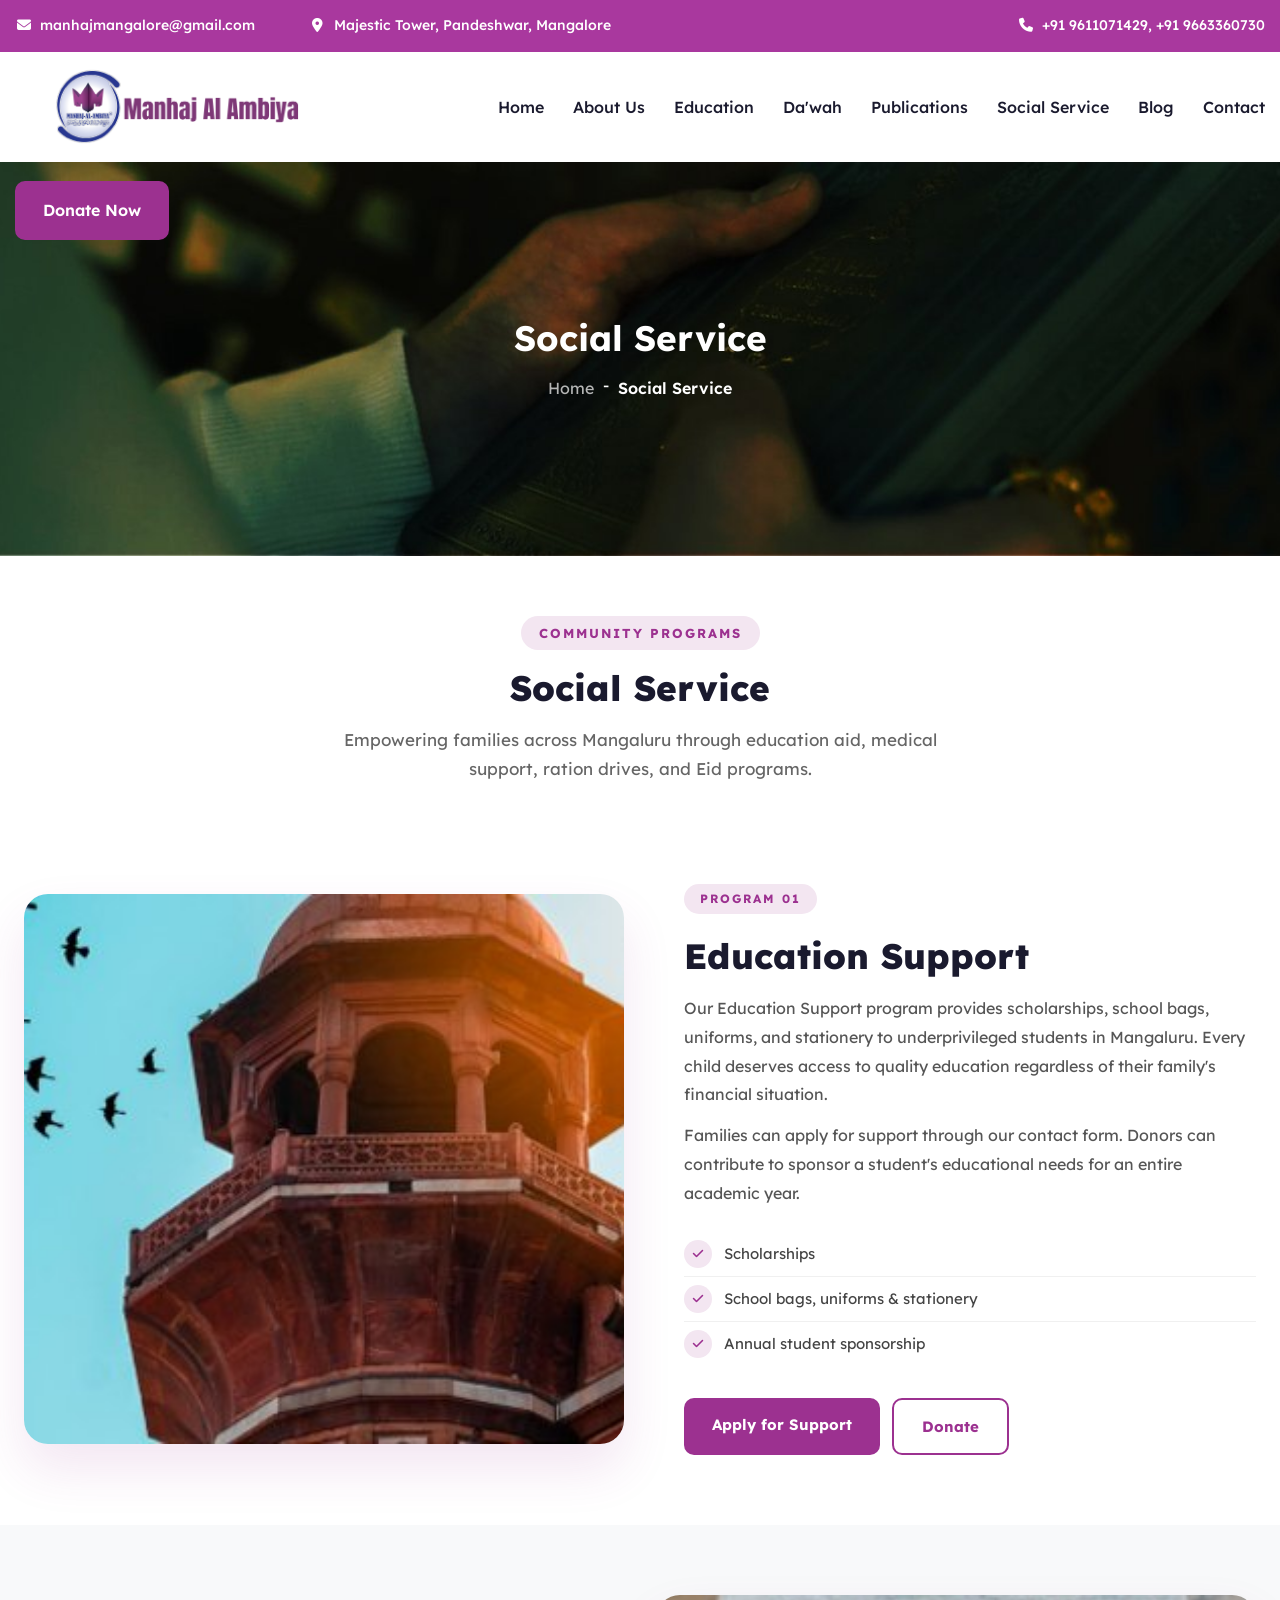
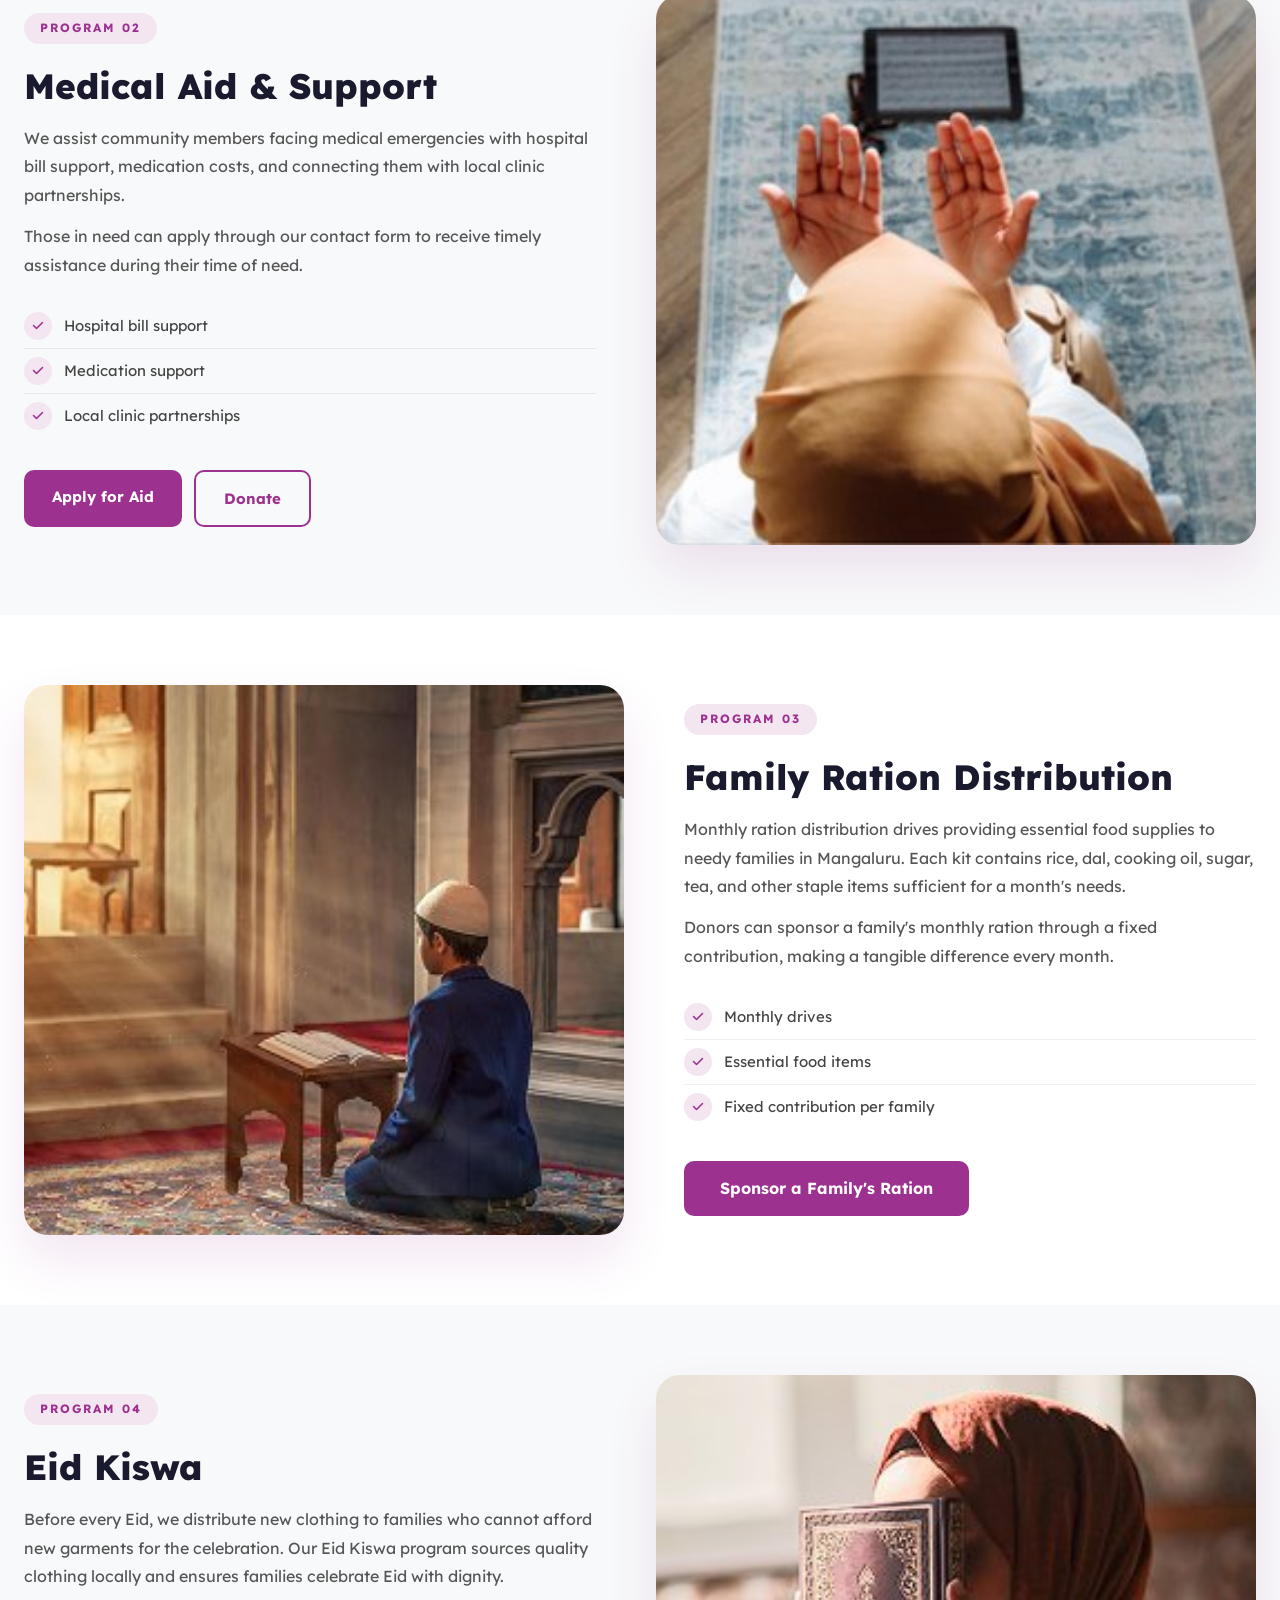
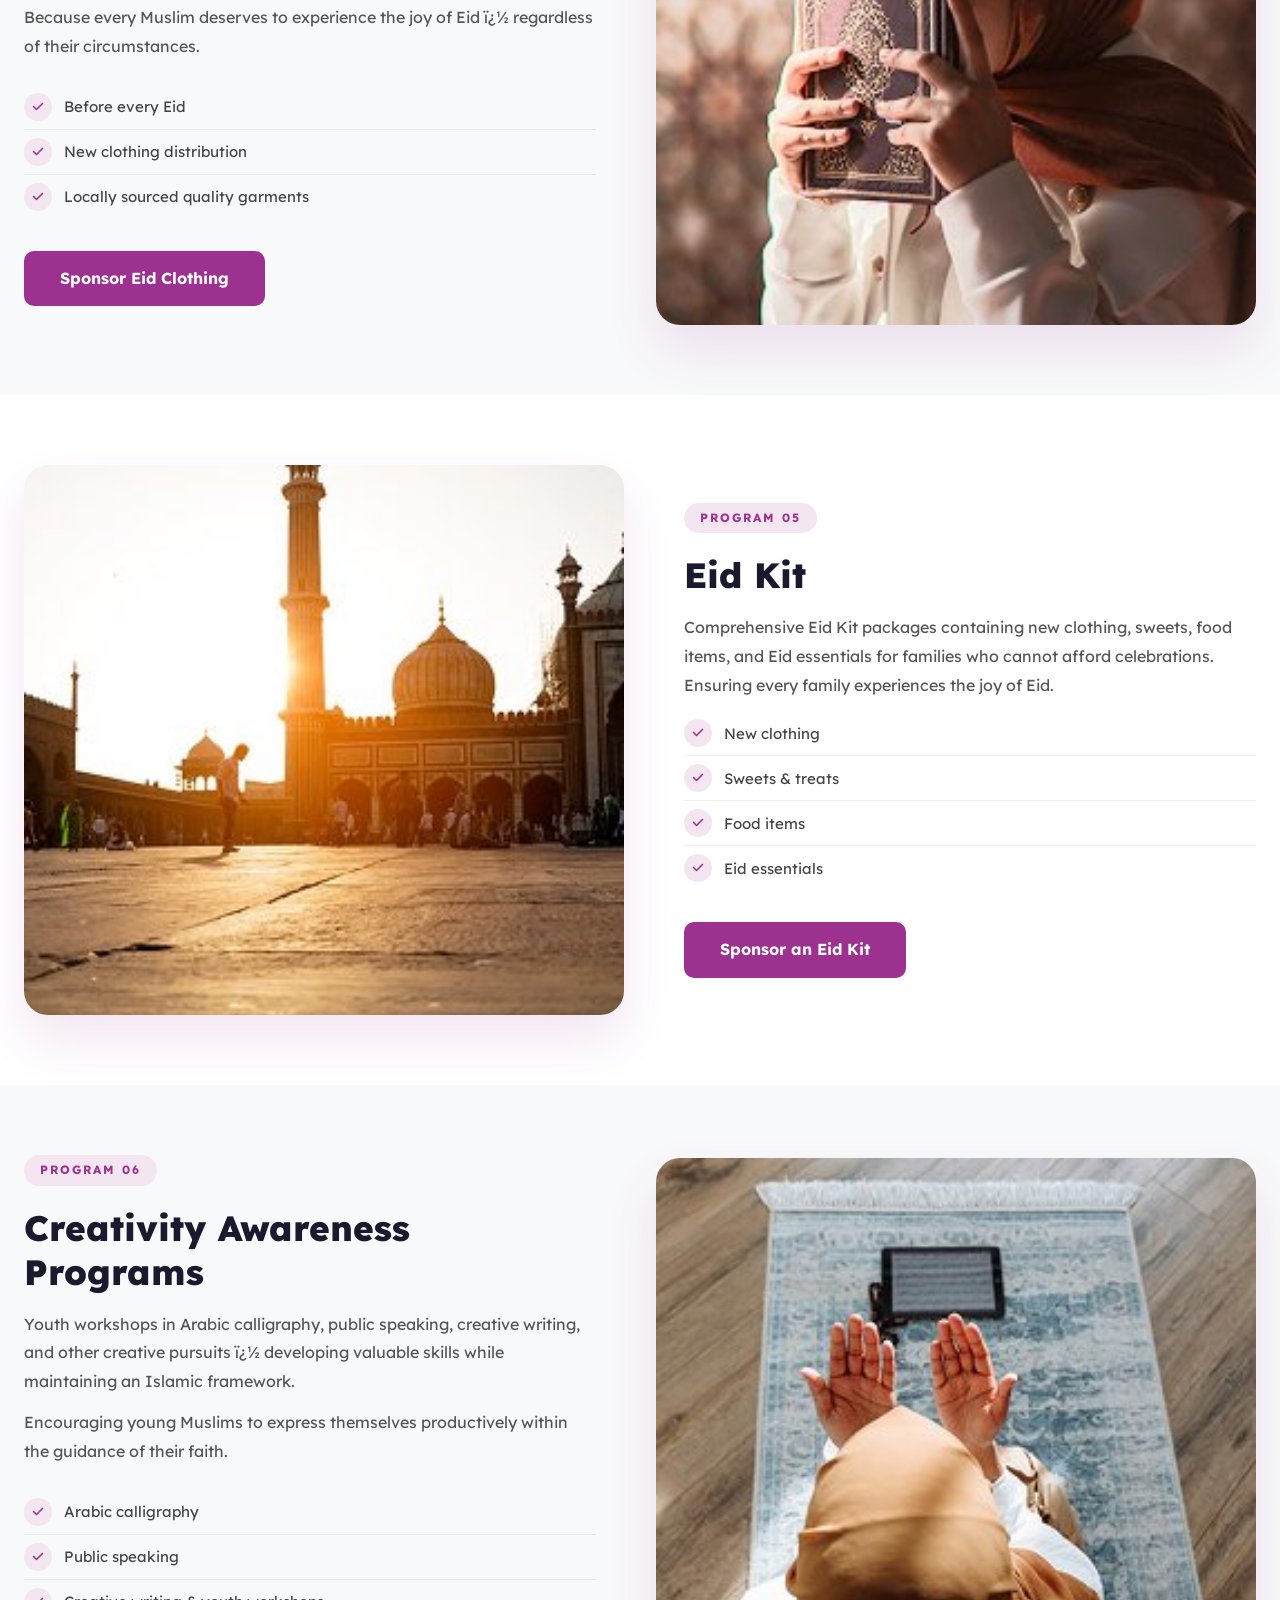
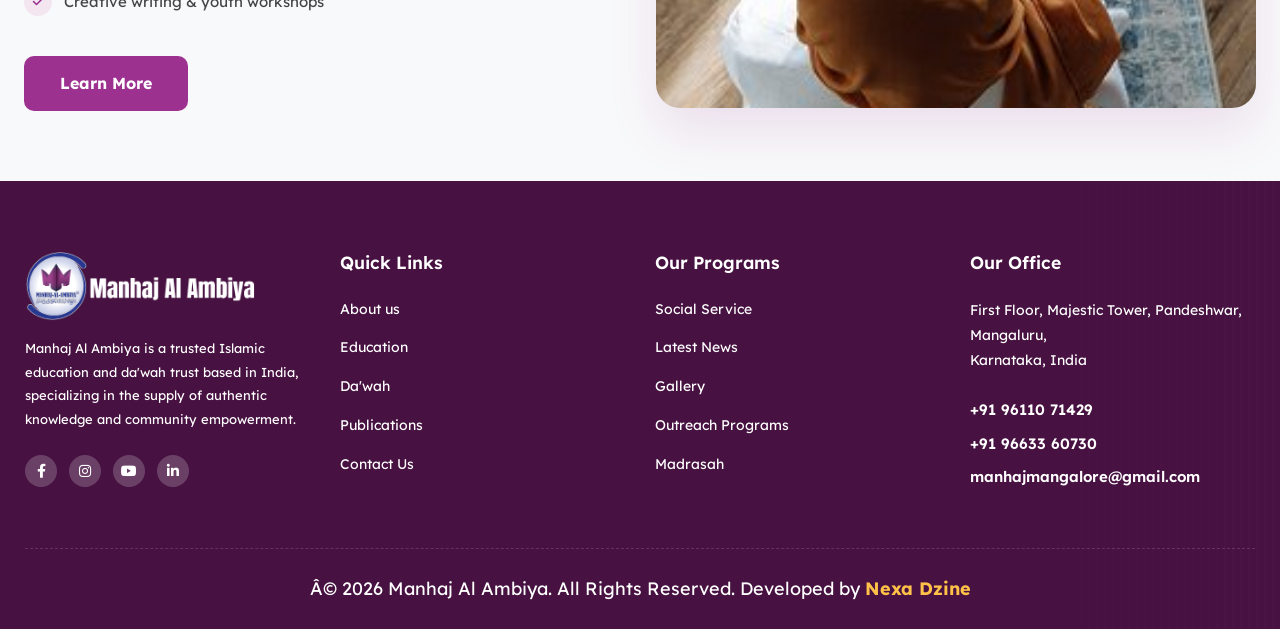
<file: social-service.html>
﻿<!DOCTYPE html>
<html lang="en" dir="ltr">
<head>
  <meta charset="UTF-8">
  <meta name="viewport" content="width=device-width, initial-scale=1.0, maximum-scale=5.0, user-scalable=yes">
  <title>Social Service â€” Manhaj Al Ambiya</title>
  <meta name="description" content="Education aid, medical support, ration drives, Eid Kiswa and Eid Kits for Mangaluru families.">
    <link href="assets/css/bootstrap.css" rel="stylesheet">
  <link rel="stylesheet" href="assets/css/style.css">
  <link href="assets/css/responsive.css" rel="stylesheet">
  <link href="https://fonts.googleapis.com/css2?family=Lexend:wght@300;400;500;600;700;800;900&display=swap" rel="stylesheet">
  <link rel="stylesheet" href="styles.css">
</head>
<body>
<div class="page-wrapper">
  <!-- Main Header / Style Five -->
	<header class="main-header header-style-five">
				<!-- Header Top -->
				<div class="header-top style-two">
					<div class="auto-container">
						<div class="inner-container">
							<div class="d-flex justify-content-between align-items-center flex-wrap">
								<div class="left-box d-flex align-items-center flex-wrap">
									<ul class="header-top_list">
										<li><span
												class="icon fa-solid fa-envelope fa-fw"></span>manhajmangalore@gmail.com
										</li>
										<li><span class="icon fa-solid fa-location-dot fa-fw"></span>Majestic Tower,
											Pandeshwar, Mangalore</li>
									</ul>
								</div>
								<ul class="header-top_list-two">
									<li style="font-weight: 500;"><span class="icon fa-solid fa-phone fa-fw"></span>+91
										9611071429, +91 9663360730</li>
								</ul>
							</div>
						</div>
					</div>
				</div>

				<!-- Header Upper -->
				<div class="header-upper">
					<div class="auto-container">
						<div class="inner-container">
							<div class="d-flex justify-content-between align-items-center flex-wrap">

								<div class="logo-box">
									<div class="logo"><a href="index.html"><img src="assets/main-img/logo/main-logo.png"
												alt="Manhaj Al Ambiya Logo"></a></div>
								</div>

								<div class="nav-outer">
									<!-- Main Menu -->
									<nav class="main-menu navbar-expand-md">
										<div class="navbar-header">
											<!-- Toggle Button -->
											<button class="navbar-toggler" type="button" data-toggle="collapse"
												data-target="#navbarSupportedContent"
												aria-controls="navbarSupportedContent" aria-expanded="false"
												aria-label="Toggle navigation">
												<span class="icon-bar"></span>
												<span class="icon-bar"></span>
												<span class="icon-bar"></span>
											</button>
										</div>

										<div class="navbar-collapse collapse clearfix" id="navbarSupportedContent">
											<ul class="navigation clearfix">
												<li class="active"><a href="index.html">Home</a></li>
												<li><a href="about.html">About Us</a></li>
												<li><a href="education.html">Education</a></li>
												<li><a href="dawa.html">Da'wah</a></li>
												<li><a href="publications.html">Publications</a></li>
												<li><a href="social-service.html">Social Service</a></li>
												<li><a href="blog.html">Blog</a></li>
												<li><a href="contact.html">Contact</a></li>
											</ul>
										</div>
									</nav>
								</div>

								<div class="outer-box d-flex align-items-center flex-wrap">
									<div class="header_button-box">
										<a href="#donation" class="theme-btn btn-style-five">
											<span class="btn-wrap">
												<span class="text-one">Donate Now</span>
												<span class="text-two">Donate Now</span>
											</span>
										</a>
									</div>
									<!-- Mobile Navigation Toggler -->
									<div class="mobile-nav-toggler"><span class="icon flaticon-menu"></span></div>
								</div>

							</div>
						</div>
					</div>
				</div>

				<!-- Mobile Menu  -->
				<div class="mobile-menu">
					<div class="menu-backdrop"></div>
					<div class="close-btn"><span class="icon flaticon-close-1"></span></div>

					<nav class="menu-box">
						<div class="nav-logo"><a href="index.html"><img src="assets/main-img/logo/main-logo.png"
									alt="Manhaj Al Ambiya Logo" style="height:48px;"></a></div>
						<div class="menu-outer">
							<!--Here Menu Will Come Automatically Via Javascript / Same Menu as in Header-->
						</div>
					</nav>
				</div>
			</header>
	<!-- End Header Five -->

  <main>
    <!-- Page Title -->
    <section class="page-title" style="background-image:url(assets/main-img/background/page-title.jpg)">
        <div class="auto-container">
			<h2>Social Service</h2>
			<ul class="bread-crumb clearfix">
				<li><a href="index.html">Home</a></li>
				<li>Social Service</li>
			</ul>
        </div>
    </section>
    <!-- End Page Title -->


    <!-- Programs Intro -->
    <section style="padding: 60px 0 30px; background: #fff;">
      <div class="container text-center">
        <span style="display:inline-block;background:#f3e6f1;color:#9c3190;font-size:13px;font-weight:700;letter-spacing:2px;text-transform:uppercase;padding:6px 18px;border-radius:30px;margin-bottom:16px;">Community Programs</span>
        <h2 style="font-size:2.2rem;font-weight:800;color:#1a1a2e;margin-bottom:16px;">Social Service</h2>
        <p style="max-width:620px;margin:0 auto;color:#666;font-size:17px;line-height:1.7;">Empowering families across Mangaluru through education aid, medical support, ration drives, and Eid programs.</p>
      </div>
    </section>

    <!-- Program 1 ï¿½ Image Left -->
    <section id="education-support" style="padding: 70px 0; background: #fff;">
      <div class="container" style="max-width: 1400px;">
        <div style="display: flex; align-items: center; gap: 60px; justify-content: center; flex-wrap: wrap;">
          <!-- Image Column -->
          <div class="fade-up" style="flex: 1 1 100%; max-width: 600px;">
            <div class="img-column" style="width: 100%; max-width: 600px; height: 550px; overflow:hidden; border-radius: 24px; box-shadow: 0 25px 50px rgba(156, 49, 144, 0.12);">
              <img src="assets/main-img/resource/service-1.jpg" alt="Education Support" style="width: 100%; height: 100%; display:block; object-fit: cover; transition:transform 0.5s;" onmouseover="this.style.transform='scale(1.05)'" onmouseout="this.style.transform='scale(1)'">
            </div>
          </div>
          <!-- Content Column -->
          <div class="fade-up" style="flex: 1; min-width: 250px; max-width: 650px;">
            <span style="display:inline-block;background:#f3e6f1;color:#9c3190;font-size:12px;font-weight:700;letter-spacing:2px;text-transform:uppercase;padding:5px 16px;border-radius:30px;margin-bottom:20px;">Program 01</span>
            <h2 style="font-size:2rem;font-weight:800;color:#1a1a2e;margin-bottom:16px;">Education Support</h2>
            <p style="color:#555;font-size:16px;line-height:1.8;margin-bottom:12px;">Our Education Support program provides scholarships, school bags, uniforms, and stationery to underprivileged students in Mangaluru. Every child deserves access to quality education regardless of their family's financial situation.</p>
            <p style="color:#555;font-size:16px;line-height:1.8;margin-bottom:24px;">Families can apply for support through our contact form. Donors can contribute to sponsor a student's educational needs for an entire academic year.</p>
            <ul style="list-style:none;padding:0;margin-bottom:32px;">
              <li style="display:flex;align-items:center;gap:12px;padding:8px 0;color:#444;font-size:15px;border-bottom:1px solid #f0f0f0;"><span style="width:28px;height:28px;background:#f3e6f1;border-radius:50%;display:flex;align-items:center;justify-content:center;flex-shrink:0;"><i class="fa-solid fa-check" style="color:#9c3190;font-size:12px;"></i></span> Scholarships</li>
              <li style="display:flex;align-items:center;gap:12px;padding:8px 0;color:#444;font-size:15px;border-bottom:1px solid #f0f0f0;"><span style="width:28px;height:28px;background:#f3e6f1;border-radius:50%;display:flex;align-items:center;justify-content:center;flex-shrink:0;"><i class="fa-solid fa-check" style="color:#9c3190;font-size:12px;"></i></span> School bags, uniforms &amp; stationery</li>
              <li style="display:flex;align-items:center;gap:12px;padding:8px 0;color:#444;font-size:15px;"><span style="width:28px;height:28px;background:#f3e6f1;border-radius:50%;display:flex;align-items:center;justify-content:center;flex-shrink:0;"><i class="fa-solid fa-check" style="color:#9c3190;font-size:12px;"></i></span> Annual student sponsorship</li>
            </ul>
            <div style="display:flex;gap:12px;flex-wrap:wrap;">
              <a href="contact.html" style="display:inline-block;background:#9c3190;color:#fff;padding:14px 28px;border-radius:10px;font-size:15px;font-weight:700;text-decoration:none;transition:background 0.3s;" onmouseover="this.style.background='#471141'" onmouseout="this.style.background='#9c3190'">Apply for Support</a>
              <a href="index.html#donation" style="display:inline-block;background:transparent;color:#9c3190;padding:14px 28px;border-radius:10px;font-size:15px;font-weight:700;text-decoration:none;border:2px solid #9c3190;transition:all 0.3s;" onmouseover="this.style.background='#f3e6f1'" onmouseout="this.style.background='transparent'">Donate</a>
            </div>
          </div>
        </div>
      </div>
    </section>

    <!-- Program 2 ï¿½ Image Right -->
    <section id="medical-aid" style="padding: 70px 0; background: #f8f9fa;">
      <div class="container" style="max-width: 1400px;">
        <div style="display: flex; align-items: center; gap: 60px; justify-content: center; flex-wrap: wrap; flex-direction: row-reverse;">
          <!-- Image Column -->
          <div class="fade-up" style="flex: 1 1 100%; max-width: 600px;">
            <div class="img-column" style="width: 100%; max-width: 600px; height: 550px; overflow:hidden; border-radius: 24px; box-shadow: 0 25px 50px rgba(156, 49, 144, 0.12);">
              <img src="assets/main-img/resource/service-3.jpg" alt="Medical Aid" style="width: 100%; height: 100%; display:block; object-fit: cover; transition:transform 0.5s;" onmouseover="this.style.transform='scale(1.05)'" onmouseout="this.style.transform='scale(1)'">
            </div>
          </div>
          <!-- Content Column -->
          <div class="fade-up" style="flex: 1; min-width: 250px; max-width: 650px;">
            <span style="display:inline-block;background:#f3e6f1;color:#9c3190;font-size:12px;font-weight:700;letter-spacing:2px;text-transform:uppercase;padding:5px 16px;border-radius:30px;margin-bottom:20px;">Program 02</span>
            <h2 style="font-size:2rem;font-weight:800;color:#1a1a2e;margin-bottom:16px;">Medical Aid &amp; Support</h2>
            <p style="color:#555;font-size:16px;line-height:1.8;margin-bottom:12px;">We assist community members facing medical emergencies with hospital bill support, medication costs, and connecting them with local clinic partnerships.</p>
            <p style="color:#555;font-size:16px;line-height:1.8;margin-bottom:24px;">Those in need can apply through our contact form to receive timely assistance during their time of need.</p>
            <ul style="list-style:none;padding:0;margin-bottom:32px;">
              <li style="display:flex;align-items:center;gap:12px;padding:8px 0;color:#444;font-size:15px;border-bottom:1px solid #e8e8e8;"><span style="width:28px;height:28px;background:#f3e6f1;border-radius:50%;display:flex;align-items:center;justify-content:center;flex-shrink:0;"><i class="fa-solid fa-check" style="color:#9c3190;font-size:12px;"></i></span> Hospital bill support</li>
              <li style="display:flex;align-items:center;gap:12px;padding:8px 0;color:#444;font-size:15px;border-bottom:1px solid #e8e8e8;"><span style="width:28px;height:28px;background:#f3e6f1;border-radius:50%;display:flex;align-items:center;justify-content:center;flex-shrink:0;"><i class="fa-solid fa-check" style="color:#9c3190;font-size:12px;"></i></span> Medication support</li>
              <li style="display:flex;align-items:center;gap:12px;padding:8px 0;color:#444;font-size:15px;"><span style="width:28px;height:28px;background:#f3e6f1;border-radius:50%;display:flex;align-items:center;justify-content:center;flex-shrink:0;"><i class="fa-solid fa-check" style="color:#9c3190;font-size:12px;"></i></span> Local clinic partnerships</li>
            </ul>
            <div style="display:flex;gap:12px;flex-wrap:wrap;">
              <a href="contact.html" style="display:inline-block;background:#9c3190;color:#fff;padding:14px 28px;border-radius:10px;font-size:15px;font-weight:700;text-decoration:none;transition:background 0.3s;" onmouseover="this.style.background='#471141'" onmouseout="this.style.background='#9c3190'">Apply for Aid</a>
              <a href="index.html#donation" style="display:inline-block;background:transparent;color:#9c3190;padding:14px 28px;border-radius:10px;font-size:15px;font-weight:700;text-decoration:none;border:2px solid #9c3190;transition:all 0.3s;" onmouseover="this.style.background='#f3e6f1'" onmouseout="this.style.background='transparent'">Donate</a>
            </div>
          </div>
        </div>
      </div>
    </section>

    <!-- Program 3 ï¿½ Image Left -->
    <section id="ration" style="padding: 70px 0; background: #fff;">
      <div class="container" style="max-width: 1400px;">
        <div style="display: flex; align-items: center; gap: 60px; justify-content: center; flex-wrap: wrap;">
          <!-- Image Column -->
          <div class="fade-up" style="flex: 1 1 100%; max-width: 600px;">
            <div class="img-column" style="width: 100%; max-width: 600px; height: 550px; overflow:hidden; border-radius: 24px; box-shadow: 0 25px 50px rgba(156, 49, 144, 0.12);">
              <img src="assets/main-img/resource/service-4.jpg" alt="Ration Distribution" style="width: 100%; height: 100%; display:block; object-fit: cover; transition:transform 0.5s;" onmouseover="this.style.transform='scale(1.05)'" onmouseout="this.style.transform='scale(1)'">
            </div>
          </div>
          <!-- Content Column -->
          <div class="fade-up" style="flex: 1; min-width: 250px; max-width: 650px;">
            <span style="display:inline-block;background:#f3e6f1;color:#9c3190;font-size:12px;font-weight:700;letter-spacing:2px;text-transform:uppercase;padding:5px 16px;border-radius:30px;margin-bottom:20px;">Program 03</span>
            <h2 style="font-size:2rem;font-weight:800;color:#1a1a2e;margin-bottom:16px;">Family Ration Distribution</h2>
            <p style="color:#555;font-size:16px;line-height:1.8;margin-bottom:12px;">Monthly ration distribution drives providing essential food supplies to needy families in Mangaluru. Each kit contains rice, dal, cooking oil, sugar, tea, and other staple items sufficient for a month's needs.</p>
            <p style="color:#555;font-size:16px;line-height:1.8;margin-bottom:24px;">Donors can sponsor a family's monthly ration through a fixed contribution, making a tangible difference every month.</p>
            <ul style="list-style:none;padding:0;margin-bottom:32px;">
              <li style="display:flex;align-items:center;gap:12px;padding:8px 0;color:#444;font-size:15px;border-bottom:1px solid #f0f0f0;"><span style="width:28px;height:28px;background:#f3e6f1;border-radius:50%;display:flex;align-items:center;justify-content:center;flex-shrink:0;"><i class="fa-solid fa-check" style="color:#9c3190;font-size:12px;"></i></span> Monthly drives</li>
              <li style="display:flex;align-items:center;gap:12px;padding:8px 0;color:#444;font-size:15px;border-bottom:1px solid #f0f0f0;"><span style="width:28px;height:28px;background:#f3e6f1;border-radius:50%;display:flex;align-items:center;justify-content:center;flex-shrink:0;"><i class="fa-solid fa-check" style="color:#9c3190;font-size:12px;"></i></span> Essential food items</li>
              <li style="display:flex;align-items:center;gap:12px;padding:8px 0;color:#444;font-size:15px;"><span style="width:28px;height:28px;background:#f3e6f1;border-radius:50%;display:flex;align-items:center;justify-content:center;flex-shrink:0;"><i class="fa-solid fa-check" style="color:#9c3190;font-size:12px;"></i></span> Fixed contribution per family</li>
            </ul>
            <a href="index.html#donation" style="display:inline-block;background:#9c3190;color:#fff;padding:14px 36px;border-radius:10px;font-size:16px;font-weight:700;text-decoration:none;transition:background 0.3s;" onmouseover="this.style.background='#471141'" onmouseout="this.style.background='#9c3190'">Sponsor a Family's Ration</a>
          </div>
        </div>
      </div>
    </section>

    <!-- Program 4 ï¿½ Image Right -->
    <section id="eid-kiswa" style="padding: 70px 0; background: #f8f9fa;">
      <div class="container" style="max-width: 1400px;">
        <div style="display: flex; align-items: center; gap: 60px; justify-content: center; flex-wrap: wrap; flex-direction: row-reverse;">
          <!-- Image Column -->
          <div class="fade-up" style="flex: 1 1 100%; max-width: 600px;">
            <div class="img-column" style="width: 100%; max-width: 600px; height: 550px; overflow:hidden; border-radius: 24px; box-shadow: 0 25px 50px rgba(156, 49, 144, 0.12);">
              <img src="assets/main-img/resource/service-5.jpg" alt="Eid Kiswa" style="width: 100%; height: 100%; display:block; object-fit: cover; transition:transform 0.5s;" onmouseover="this.style.transform='scale(1.05)'" onmouseout="this.style.transform='scale(1)'">
            </div>
          </div>
          <!-- Content Column -->
          <div class="fade-up" style="flex: 1; min-width: 250px; max-width: 650px;">
            <span style="display:inline-block;background:#f3e6f1;color:#9c3190;font-size:12px;font-weight:700;letter-spacing:2px;text-transform:uppercase;padding:5px 16px;border-radius:30px;margin-bottom:20px;">Program 04</span>
            <h2 style="font-size:2rem;font-weight:800;color:#1a1a2e;margin-bottom:16px;">Eid Kiswa</h2>
            <p style="color:#555;font-size:16px;line-height:1.8;margin-bottom:12px;">Before every Eid, we distribute new clothing to families who cannot afford new garments for the celebration. Our Eid Kiswa program sources quality clothing locally and ensures families celebrate Eid with dignity.</p>
            <p style="color:#555;font-size:16px;line-height:1.8;margin-bottom:24px;">Because every Muslim deserves to experience the joy of Eid ï¿½ regardless of their circumstances.</p>
            <ul style="list-style:none;padding:0;margin-bottom:32px;">
              <li style="display:flex;align-items:center;gap:12px;padding:8px 0;color:#444;font-size:15px;border-bottom:1px solid #e8e8e8;"><span style="width:28px;height:28px;background:#f3e6f1;border-radius:50%;display:flex;align-items:center;justify-content:center;flex-shrink:0;"><i class="fa-solid fa-check" style="color:#9c3190;font-size:12px;"></i></span> Before every Eid</li>
              <li style="display:flex;align-items:center;gap:12px;padding:8px 0;color:#444;font-size:15px;border-bottom:1px solid #e8e8e8;"><span style="width:28px;height:28px;background:#f3e6f1;border-radius:50%;display:flex;align-items:center;justify-content:center;flex-shrink:0;"><i class="fa-solid fa-check" style="color:#9c3190;font-size:12px;"></i></span> New clothing distribution</li>
              <li style="display:flex;align-items:center;gap:12px;padding:8px 0;color:#444;font-size:15px;"><span style="width:28px;height:28px;background:#f3e6f1;border-radius:50%;display:flex;align-items:center;justify-content:center;flex-shrink:0;"><i class="fa-solid fa-check" style="color:#9c3190;font-size:12px;"></i></span> Locally sourced quality garments</li>
            </ul>
            <a href="index.html#donation" style="display:inline-block;background:#9c3190;color:#fff;padding:14px 36px;border-radius:10px;font-size:16px;font-weight:700;text-decoration:none;transition:background 0.3s;" onmouseover="this.style.background='#471141'" onmouseout="this.style.background='#9c3190'">Sponsor Eid Clothing</a>
          </div>
        </div>
      </div>
    </section>

    <!-- Program 5 ï¿½ Image Left -->
    <section id="eid-kit" style="padding: 70px 0; background: #fff;">
      <div class="container" style="max-width: 1400px;">
        <div style="display: flex; align-items: center; gap: 60px; justify-content: center; flex-wrap: wrap;">
          <!-- Image Column -->
          <div class="fade-up" style="flex: 1 1 100%; max-width: 600px;">
            <div class="img-column" style="width: 100%; max-width: 600px; height: 550px; overflow:hidden; border-radius: 24px; box-shadow: 0 25px 50px rgba(156, 49, 144, 0.12);">
              <img src="assets/main-img/resource/service-6.jpg" alt="Eid Kit" style="width: 100%; height: 100%; display:block; object-fit: cover; transition:transform 0.5s;" onmouseover="this.style.transform='scale(1.05)'" onmouseout="this.style.transform='scale(1)'">
            </div>
          </div>
          <!-- Content Column -->
          <div class="fade-up" style="flex: 1; min-width: 250px; max-width: 650px;">
            <span style="display:inline-block;background:#f3e6f1;color:#9c3190;font-size:12px;font-weight:700;letter-spacing:2px;text-transform:uppercase;padding:5px 16px;border-radius:30px;margin-bottom:20px;">Program 05</span>
            <h2 style="font-size:2rem;font-weight:800;color:#1a1a2e;margin-bottom:16px;">Eid Kit</h2>
            <p style="color:#555;font-size:16px;line-height:1.8;margin-bottom:12px;">Comprehensive Eid Kit packages containing new clothing, sweets, food items, and Eid essentials for families who cannot afford celebrations. Ensuring every family experiences the joy of Eid.</p>
            <ul style="list-style:none;padding:0;margin-bottom:32px;">
              <li style="display:flex;align-items:center;gap:12px;padding:8px 0;color:#444;font-size:15px;border-bottom:1px solid #f0f0f0;"><span style="width:28px;height:28px;background:#f3e6f1;border-radius:50%;display:flex;align-items:center;justify-content:center;flex-shrink:0;"><i class="fa-solid fa-check" style="color:#9c3190;font-size:12px;"></i></span> New clothing</li>
              <li style="display:flex;align-items:center;gap:12px;padding:8px 0;color:#444;font-size:15px;border-bottom:1px solid #f0f0f0;"><span style="width:28px;height:28px;background:#f3e6f1;border-radius:50%;display:flex;align-items:center;justify-content:center;flex-shrink:0;"><i class="fa-solid fa-check" style="color:#9c3190;font-size:12px;"></i></span> Sweets &amp; treats</li>
              <li style="display:flex;align-items:center;gap:12px;padding:8px 0;color:#444;font-size:15px;border-bottom:1px solid #f0f0f0;"><span style="width:28px;height:28px;background:#f3e6f1;border-radius:50%;display:flex;align-items:center;justify-content:center;flex-shrink:0;"><i class="fa-solid fa-check" style="color:#9c3190;font-size:12px;"></i></span> Food items</li>
              <li style="display:flex;align-items:center;gap:12px;padding:8px 0;color:#444;font-size:15px;"><span style="width:28px;height:28px;background:#f3e6f1;border-radius:50%;display:flex;align-items:center;justify-content:center;flex-shrink:0;"><i class="fa-solid fa-check" style="color:#9c3190;font-size:12px;"></i></span> Eid essentials</li>
            </ul>
            <a href="index.html#donation" style="display:inline-block;background:#9c3190;color:#fff;padding:14px 36px;border-radius:10px;font-size:16px;font-weight:700;text-decoration:none;transition:background 0.3s;" onmouseover="this.style.background='#471141'" onmouseout="this.style.background='#9c3190'">Sponsor an Eid Kit</a>
          </div>
        </div>
      </div>
    </section>

    <!-- Program 6 ï¿½ Image Right -->
    <section id="creativity" style="padding: 70px 0; background: #f8f9fa;">
      <div class="container" style="max-width: 1400px;">
        <div style="display: flex; align-items: center; gap: 60px; justify-content: center; flex-wrap: wrap; flex-direction: row-reverse;">
          <!-- Image Column -->
          <div class="fade-up" style="flex: 1 1 100%; max-width: 600px;">
            <div class="img-column" style="width: 100%; max-width: 600px; height: 550px; overflow:hidden; border-radius: 24px; box-shadow: 0 25px 50px rgba(156, 49, 144, 0.12);">
              <img src="assets/main-img/resource/service-7.jpg" alt="Creativity Programs" style="width: 100%; height: 100%; display:block; object-fit: cover; transition:transform 0.5s;" onmouseover="this.style.transform='scale(1.05)'" onmouseout="this.style.transform='scale(1)'">
            </div>
          </div>
          <!-- Content Column -->
          <div class="fade-up" style="flex: 1; min-width: 250px; max-width: 650px;">
            <span style="display:inline-block;background:#f3e6f1;color:#9c3190;font-size:12px;font-weight:700;letter-spacing:2px;text-transform:uppercase;padding:5px 16px;border-radius:30px;margin-bottom:20px;">Program 06</span>
            <h2 style="font-size:2rem;font-weight:800;color:#1a1a2e;margin-bottom:16px;">Creativity Awareness Programs</h2>
            <p style="color:#555;font-size:16px;line-height:1.8;margin-bottom:12px;">Youth workshops in Arabic calligraphy, public speaking, creative writing, and other creative pursuits ï¿½ developing valuable skills while maintaining an Islamic framework.</p>
            <p style="color:#555;font-size:16px;line-height:1.8;margin-bottom:24px;">Encouraging young Muslims to express themselves productively within the guidance of their faith.</p>
            <ul style="list-style:none;padding:0;margin-bottom:32px;">
              <li style="display:flex;align-items:center;gap:12px;padding:8px 0;color:#444;font-size:15px;border-bottom:1px solid #e8e8e8;"><span style="width:28px;height:28px;background:#f3e6f1;border-radius:50%;display:flex;align-items:center;justify-content:center;flex-shrink:0;"><i class="fa-solid fa-check" style="color:#9c3190;font-size:12px;"></i></span> Arabic calligraphy</li>
              <li style="display:flex;align-items:center;gap:12px;padding:8px 0;color:#444;font-size:15px;border-bottom:1px solid #e8e8e8;"><span style="width:28px;height:28px;background:#f3e6f1;border-radius:50%;display:flex;align-items:center;justify-content:center;flex-shrink:0;"><i class="fa-solid fa-check" style="color:#9c3190;font-size:12px;"></i></span> Public speaking</li>
              <li style="display:flex;align-items:center;gap:12px;padding:8px 0;color:#444;font-size:15px;"><span style="width:28px;height:28px;background:#f3e6f1;border-radius:50%;display:flex;align-items:center;justify-content:center;flex-shrink:0;"><i class="fa-solid fa-check" style="color:#9c3190;font-size:12px;"></i></span> Creative writing &amp; youth workshops</li>
            </ul>
            <a href="contact.html" style="display:inline-block;background:#9c3190;color:#fff;padding:14px 36px;border-radius:10px;font-size:16px;font-weight:700;text-decoration:none;transition:background 0.3s;" onmouseover="this.style.background='#471141'" onmouseout="this.style.background='#9c3190'">Learn More</a>
          </div>
        </div>
      </div>
    </section>
  </main>

  <footer class="modern-footer-ref">
				<div class="auto-container position-relative" style="z-index: 2;">
					<div class="row">

						<!-- Column 1: Logo & Text -->
						<div class="col-lg-3 col-md-6 mb-5 mb-lg-0">
							<div class="footer-widget logo-widget pe-lg-4">
								<div class="footer-logo mb-3">
									<a href="index.html">
										<img src="assets/main-img/logo/footer-logo.png" alt="Manhaj Al Ambiya">
									</a>
								</div>
								<p class="footer-text-ref">
									Manhaj Al Ambiya is a trusted Islamic education and da'wah trust based in India, specializing in the supply of authentic knowledge and community empowerment.
								</p>
								<!-- Social Icons Moved Here -->
								<div class="social-group-ref mt-4">
									<a href="https://facebook.com/" aria-label="Facebook"><i class="fa-brands fa-facebook-f"></i></a>
									<a href="https://instagram.com/" aria-label="Instagram"><i class="fa-brands fa-instagram"></i></a>
									<a href="https://youtube.com/" aria-label="YouTube"><i class="fa-brands fa-youtube"></i></a>
									<a href="https://linkedin.com/" aria-label="LinkedIn"><i class="fa-brands fa-linkedin-in"></i></a>
								</div>
							</div>
						</div>

						<!-- Column 2: Products / Quick Links -->
						<div class="col-lg-3 col-md-6 mb-5 mb-lg-0">
							<div class="footer-widget links-widget ps-lg-5">
								<h4 class="footer-title-ref">Quick Links</h4>
								<ul class="footer-list-ref">
									<li><a href="about.html">About us</a></li>
									<li><a href="education.html">Education</a></li>
									<li><a href="dawa.html">Da'wah</a></li>
									<li><a href="publications.html">Publications</a></li>
									<li><a href="contact.html">Contact Us</a></li>
								</ul>
							</div>
						</div>

						<!-- Column 3: Resources / Other Links -->
						<div class="col-lg-3 col-md-6 mb-5 mb-md-0">
							<div class="footer-widget links-widget ps-lg-4">
								<h4 class="footer-title-ref">Our Programs</h4>
								<ul class="footer-list-ref">
									<li><a href="social-service.html">Social Service</a></li>
									<li><a href="blog.html">Latest News</a></li>
                                    <li><a href="gallery.html">Gallery</a></li>
                                    <li><a href="dawa.html">Outreach Programs</a></li>
                                    <li><a href="education.html">Madrasah</a></li>
								</ul>
							</div>
						</div>

						<!-- Column 4: Our Office -->
						<div class="col-lg-3 col-md-6">
							<div class="footer-widget office-widget">
								<h4 class="footer-title-ref">Our Office</h4>
								<span class="contact-text-ref">
									First Floor, Majestic Tower, Pandeshwar, Mangaluru,<br>Karnataka, India
								</span>
								<a href="tel:+919611071429" class="contact-highlight-ref mt-4">+91 96110 71429</a>
								<a href="tel:+919663360730" class="contact-highlight-ref mt-2">+91 96633 60730</a>
								<a href="mailto:manhajmangalore@gmail.com" class="contact-highlight-ref mt-2">manhajmangalore@gmail.com</a>
							</div>
						</div>

					</div>

					<!-- Footer Bottom Area -->
					<div class="footer-bottom-ref">
						<!-- Copyright -->
						<div class="copyright-ref mb-3 mb-md-0">
							Â© 2026 Manhaj Al Ambiya. All Rights Reserved. Developed by <a href="https://wa.link/jpp1mq" target="_blank">Nexa Dzine</a>
						</div>
					</div>

				</div>
			</footer>

</div><!-- End PageWrapper -->

	<!-- Search Popup -->
	<div class="search-popup">
		<div class="color-layer"></div>
		<button class="close-search"><span class="flaticon-close-1"></span></button>
		<form method="post" action="blog.html">
			<div class="form-group">
				<input type="search" name="search-field" value="" placeholder="Search Here" required="">
				<button class="fa fa-solid fa-magnifying-glass fa-fw" type="submit"></button>
			</div>
		</form>
	</div>
	<!-- End Search Popup -->

<div class="progress-wrap">
	<svg class="progress-circle svg-content" width="100%" height="100%" viewBox="-1 -1 102 102">
		<path d="M50,1 a49,49 0 0,1 0,98 a49,49 0 0,1 0,-98"/>
	</svg>
</div>

<script src="assets/js/jquery.js"></script>
<script src="assets/js/popper.min.js"></script>
<script src="assets/js/bootstrap.min.js"></script>
<script src="assets/js/appear.js"></script>
<script src="assets/js/parallax.min.js"></script>
<script src="assets/js/tilt.jquery.min.js"></script>
<script src="assets/js/jquery.paroller.min.js"></script>
<script src="assets/js/wow.js"></script>
<script src="assets/js/jarallax.js"></script>
<script src="assets/js/swiper.min.js"></script>
<script src="assets/js/backtotop.js"></script>
<script src="assets/js/odometer.js"></script>
<script src="assets/js/parallax-scroll.js"></script>
<script src="assets/js/gsap.min.js"></script>
<script src="assets/js/SplitText.min.js"></script>
<script src="assets/js/ScrollTrigger.min.js"></script>
<script src="assets/js/ScrollToPlugin.min.js"></script>
<script src="assets/js/ScrollSmoother.min.js"></script>
<script src="assets/js/magnific-popup.min.js"></script>
<script src="assets/js/nav-tool.js"></script>
<script src="assets/js/jquery-ui.js"></script>
<script src="assets/js/element-in-view.js"></script>
<script src="assets/js/script.js"></script>
  <script src="script.js"></script>
</body>
</html>
</file>
<file: assets/css/style.css>
/* Al-Quran Online Business HTML-5 Template */

/*** 

====================================================================
	Attachment Css Files
====================================================================

***/

@import url('global.css');
@import url('header.css');
@import url('footer.css');
@import url('animate.css');
@import url('preloader.css');
@import url('jquery-ui.css');
@import url('swiper.min.css');
@import url('font-awesome.css');
@import url('custom-animate.css');
@import url('magnific-popup.css');
@import url('flaticon_afbd3404a2e1104832d0.css');
@import url('odometer-theme-default.css');
@import url('jquery.bootstrap-touchspin.css');

/*** 

====================================================================
	Main Slider Section
====================================================================

***/

.slider-one{
	position:relative;
}

.slider-one .main-slider-prev{
	position: absolute;
	top: 35%;
	left: 15px;
	width: 50px;
	height: 50px;
	cursor: pointer;
	line-height: 50px;
	text-align: center;
	display: inline-block;
	border-radius: 50px 50px;
	color: var(--white-color);
	font-size: var(--font-16);
	transition:all 300ms ease;
	-moz-transition:all 300ms ease;
	-webkit-transition:all 300ms ease;
	-ms-transition:all 300ms ease;
	-o-transition:all 300ms ease;
	background-color: var(--main-color);
}

.slider-one .main-slider-prev:hover{
	color: var(--white-color);
	border-color: var(--main-color);
	background-color: var(--main-color);
}

.slider-one .main-slider-next:hover{
	color: var(--white-color);
	border-color: var(--main-color);
	background-color: var(--main-color);
}

.slider-one .main-slider-next::after,
.slider-one .main-slider-prev::after{
	display: none;
}

.slider-one .main-slider-next{
	position: absolute;
	right: 15px;
	width: 50px;
	height: 50px;
	cursor: pointer;
	line-height: 50px;
	text-align: center;
	display: inline-block;
	border-radius: 50px 50px;
	color: var(--white-color);
	font-size: var(--font-16);
	transition:all 300ms ease;
	-moz-transition:all 300ms ease;
	-webkit-transition:all 300ms ease;
	-ms-transition:all 300ms ease;
	-o-transition:all 300ms ease;
	background-color: var(--main-color);
}

.slider-one .swiper-slide{
	position:relative;
	overflow:hidden;
	background-size:cover;
	padding:210px 0px 277px;
}

.slider-one_image-layer{
	position:absolute;
	left:0px;
	top:0px;
	right:0px;
	bottom:0px;
	z-index:1;
	opacity: 0;
	background-size:cover;
	background-position: center center;

    clip-path: polygon(0 0, 0 0, 0 100%, 0% 100%);
	
	-webkit-transition: all 1000ms linear;
	-moz-transition: all 1000ms linear;
	-ms-transition: all 1000ms linear;
	-o-transition: all 1000ms linear;
	transition: all 1000ms linear;
}

.slider-one .swiper-slide-active .slider-one_image-layer{
	opacity: 1;
	clip-path: polygon(0 0, 100% 0, 100% 100%, 0% 100%);
}

.slider-one_content{
	position:relative;
	z-index: 1;
}

.slider-one_content-inner{
	position:relative;
	text-align: center;
}

.slider-one_title{
	font-weight: 600;
	font-size: 16px;
	color: var(--white-color);
	text-transform: uppercase;

	transition:all 900ms ease;
	-moz-transition:all 900ms ease;
	-webkit-transition:all 900ms ease;
	-ms-transition:all 900ms ease;
	-o-transition:all 900ms ease;
	transition: 1.3s cubic-bezier(0.5, 0.5, 0, 1);
    clip-path: polygon(0% 0%, 0% 0%, 0% 100%, 0% 100%);
}

.slider-one .swiper-slide-active .slider-one_title{
	-webkit-transition-delay: 200ms;
	-moz-transition-delay: 200ms;
	-ms-transition-delay: 200ms;
	-o-transition-delay: 200ms;
	transition-delay: 200ms;
	clip-path: polygon(0% 0%, 100% 0%, 100% 100%, 0% 100%);
}

.slider-one_heading{
	color: var(--white-color);
	text-transform: capitalize;
	margin-top:var(--margin-top-20);
	margin-bottom:var(--margin-bottom-25);

	transition:all 900ms ease;
	-moz-transition:all 900ms ease;
	-webkit-transition:all 900ms ease;
	-ms-transition:all 900ms ease;
	-o-transition:all 900ms ease;
	transition: 1.3s cubic-bezier(0.5, 0.5, 0, 1);
    clip-path: polygon(0% 0%, 0% 0%, 0% 100%, 0% 100%);
}

.slider-one .swiper-slide-active .slider-one_heading{
	-webkit-transition-delay: 500ms;
	-moz-transition-delay: 500ms;
	-ms-transition-delay: 500ms;
	-o-transition-delay: 500ms;
	transition-delay: 500ms;
	clip-path: polygon(0% 0%, 100% 0%, 100% 100%, 0% 100%);
}

.slider-one_text{
	position: relative;
	max-width: 580px;
	line-height: 30px;
	font-weight: 500;
	margin: 0 auto;
	font-size: var(--font-20);
	color: var(--white-color);
	margin-top:var(--margin-top-10);
	margin-bottom:var(--margin-bottom-35);

	transition:all 900ms ease;
	-moz-transition:all 900ms ease;
	-webkit-transition:all 900ms ease;
	-ms-transition:all 900ms ease;
	-o-transition:all 900ms ease;
	transition: 1.3s cubic-bezier(0.5, 0.5, 0, 1);
    clip-path: polygon(0% 0%, 0% 0%, 0% 100%, 0% 100%);
}

.slider-one .swiper-slide-active .slider-one_text{
	
	-webkit-transition-delay: 900ms;
	-moz-transition-delay: 900ms;
	-ms-transition-delay: 900ms;
	-o-transition-delay: 900ms;
	transition-delay: 900ms;
	clip-path: polygon(0% 0%, 100% 0%, 100% 100%, 0% 100%);

}

.slider-one .slider-one_button{
	display:inline-block;
	padding: 0px 7px;
	transition:all 900ms ease;
	-moz-transition:all 900ms ease;
	-webkit-transition:all 900ms ease;
	-ms-transition:all 900ms ease;
	-o-transition:all 900ms ease;
	transition: 1.3s cubic-bezier(0.5, 0.5, 0, 1);
    clip-path: polygon(0% 0%, 0% 0%, 0% 100%, 0% 100%);
}

.slider-one .swiper-slide-active .slider-one_button{
	-webkit-transition-delay: 1300ms;
	-moz-transition-delay: 1300ms;
	-ms-transition-delay: 1300ms;
	-o-transition-delay: 1300ms;
	transition-delay: 1300ms;
	clip-path: polygon(0% 0%, 100% 0%, 100% 100%, 0% 100%);
}

/*** 

====================================================================
	Featured One
====================================================================

***/

.featured-one{
	position: relative;
	margin-top: -75px;
	z-index: 2;
}

.featured-one .auto-container{
	position: relative;
	max-width: 1390px;
}

.featured-one .inner-container{
	position: relative;
	border-radius: 5px;
	padding: 38px 90px 9px;
	background-position: center center;
	background-repeat: repeat-x;
	background-color: var(--color-eight);
}

.feature-block_one{
	position: relative;
	margin-bottom: var(--margin-bottom-30);
}

.feature-block_one-inner{
	position: relative;
	padding-left: 135px;
	font-weight: 500;
	line-height: 30px;
	min-height: 110px;
	font-size: var(--font-20);
	color: var(--color-nine);
	padding-top: var(--padding-top-25);
}

.feature-block_one-icon{
	position: absolute;
	left: 0px;
	top: 0px;
	width: 110px;
	height: 110px;
	text-align: center;
	line-height: 106px;
	border-radius: 150px;
	color: var(--color-six);
	font-size: var(--font-64);
	background-color: var(--color-two);
	border: 2px solid var(--black-color);
	transition:all 500ms ease;
	-moz-transition:all 500ms ease;
	-webkit-transition:all 500ms ease;
	-ms-transition:all 500ms ease;
	-o-transition:all 500ms ease;
	font-family: "flaticon_afbd3404a2e1104832d0";
}

.feature-block_one-inner:hover .feature-block_one-icon{
	transform: rotateY(180deg);
}

/*** 

====================================================================
	Welcome One
====================================================================

***/

.welcome-one{
	position: relative;
	padding: 110px 0px 70px;
}

.welcome-one .sec-title_title{
	gap: 20px;
}

.welcome-one .sec-title_title span{
	position: relative;
	top: -10px;
}

.welcome-one .sec-title_heading{
	margin-top: var(--margin-zero);
}

.welcome-one_pattern{
	position: absolute;
	left: 55px;
	top: -60px;
	width: 240px;
	height: 495px;
	background-repeat: no-repeat;
}

.welcome-one_pattern-two{
	position: absolute;
	right: 55px;
	top: -60px;
	width: 240px;
	height: 240px;
	background-repeat: no-repeat;
}

.welcome-one_content-column{
	position: relative;
	margin-bottom: 30px;
}

.welcome-one_content-outer{
	position: relative;
	padding-right: var(--padding-right-40);
}

.welcome-one_content{
	position: relative;
	margin-bottom: var(--margin-bottom-40);
	padding-left: var(--padding-left-200);
}

.welcome-one_content-outer p{
	position: relative;
	opacity: 0.80;
	color:var(--color-ten);
	line-height:28px; 
	font-size:var(--font-16);
}

.welcome-one_content-image{
	position: absolute;
	left: 0px;
	top: 5px;
	overflow: hidden;
	border-radius: 5px;
	display: inline-block;
}

.welcome-one_learn{
	position: relative;
	font-weight: 600;
	line-height: 30px;
	font-size: var(--font-20);
	color: var(--main-color);
	margin-top: var(--margin-top-30);
	font-family: 'Lexend', sans-serif;
	padding-top: var(--padding-left-5);
	padding-left: var(--padding-left-85);
}

.welcome-one_learn-icon{
	position: absolute;
	left: 0px;
	top: 0px;
	width: 72px;
	height: 72px;
	line-height: 72px;
	border-radius: 100px;
	font-size: var(--font-34);
	color: var(--color-two);
	text-align: center;
	transition:all 500ms ease;
	-moz-transition:all 500ms ease;
	-webkit-transition:all 500ms ease;
	-ms-transition:all 500ms ease;
	-o-transition:all 500ms ease;
	background-color: var(--main-color);
	font-family: "flaticon_afbd3404a2e1104832d0";
}

.welcome-one_learn:hover .welcome-one_learn-icon{
	color: var(--main-color);
	background-color: var(--color-two);
	transform: rotateY(180deg);
}

.welcome-one_image-column{
	position: relative;
	margin-bottom: 30px;
}

.welcome-one_image-outer{
	position: relative;
	padding-left: var(--padding-left-80);
}

.welcome-one_image{
	position: relative;
	margin-right: -220px;
}

.welcome-one_image::before{
	position: absolute;
	content: '';
	left: -15px;
	width: 15px;
	top: 90px;
	bottom: 0px;
	background-color: var(--main-color);
}

.welcome-one_image::after{
	position: absolute;
	content: '';
	left: -15px;
	width: 15px;
	top: 50px;
	height: 40px;
	background-color: var(--color-two);
}

.welcome-one_image img{
	position: relative;
	overflow: hidden;
	width: 100%;
	border-radius: 10px;
}

.welcome-one_ameen{
	position: absolute;
	right: -170px;
	top: 40px;
	z-index: 1;
	-webkit-animation: icon-bounce 0.8s ease-out infinite;
    animation: icon-bounce 0.8s ease-out infinite;
}

.welcome-one_years{
	position: absolute;
	left: 15px;
	bottom: 0px;
	gap: 20px;
	z-index: 1;
	font-size: 24px;
	font-weight: 400;
	color: var(--color-eleven);
	padding: 18px 70px 18px 20px;
}

.welcome-one_years::before{
	position: absolute;
	content: '';
	left: 0px;
	top: 0px;
	right: 0px;
	bottom: 0px;
	z-index: -1;
	background: #50bc84;
	background: linear-gradient(to right, #50bc84 0%, var(--color-secondary) 60%);
	clip-path: polygon(0 0, 100% 0, 94% 50%, 100% 100%, 0 100%, 0% 50%);
}

/*** 

====================================================================
	Service One
====================================================================

***/

.service-one{
	position: relative;
	padding: 85px 0px 155px;
	background-position: center center;
	background-repeat: no-repeat;
	background-color: var(--color-twelve);
}

.service-one .sec-title{
	margin-bottom: var(--margin-bottom-60);
}

/* Style Two */

.service-one.style-two{
	background-color: inherit;
}

.service-one.style-two::before{
	position: absolute;
	content: '';
	left: 0px;
	top: -96px;
	right: 0px;
	bottom: 0px;
	z-index: -1;
	background: #2F443A;
	background: linear-gradient(to right, #2F443A 40%, #F2CD64 100%);
}

.service-one.style-two .sec-title_title{
	color: var(--white-color);
}

/* Style Three */

.service-one.style-three{
	background-color: inherit;
}

.service-one.style-three::before{
	position: absolute;
	content: '';
	left: 0px;
	top: 0px;
	right: 0px;
	bottom: 0px;
	z-index: -1;
	background-color: var(--color-thirtysix);
}

.service-one.style-three .sec-title_title{
	color: var(--white-color);
}
 
/* Service Block One */

.service-block_one{
	position: relative;
	margin-bottom: var(--margin-bottom-30);
}

.service-block_one.style-two .service-block_one-icon{
	background: #50bc84;
    background: linear-gradient(to right, #50bc84 0%, var(--color-secondary) 100%);
}

.service-block_one-inner{
	position: relative;
	border-radius: 5px;
	overflow: hidden;
	background-color: var(--white-color);
}

.service-block_one-upper{
	position: relative;
	padding: 40px 40px;
}

.service-block_one-icon{
	position: absolute;
	right: 40px;
	top: 35px;
	width: 77px;
	height: 77px;
	line-height: 77px;
	text-align: center;
	border-radius: 150px;
	color: var(--color-six);
	font-size: var(--font-50);
	transition:all 500ms ease;
	-moz-transition:all 500ms ease;
	-webkit-transition:all 500ms ease;
	-ms-transition:all 500ms ease;
	-o-transition:all 500ms ease;
	background-color: var(--color-seven);
	font-family: "flaticon_afbd3404a2e1104832d0";
}

.service-block_one-heading{
	position: relative;
	font-weight: 500;
}

.service-block_one-heading a{
	position: relative;
	color: var(--color-nine);
}

.service-block_one-heading a:hover{
	color: var(--main-color);
}

.service-block_one-text{
	position: relative;
	opacity: 0.80;
	line-height:28px; 
	font-size:var(--font-18);
	color: var(--color-thirteen);
	margin-top: var(--margin-top-30);
}

.service-block_one-big_icon{
	position: absolute;
	left: 25px;
	bottom: 20px;
	transition:all 500ms ease;
	-moz-transition:all 500ms ease;
	-webkit-transition:all 500ms ease;
	-ms-transition:all 500ms ease;
	-o-transition:all 500ms ease;
}

.service-block_one-inner:hover .service-block_one-icon{
	-webkit-transition-delay: 300ms;
	-moz-transition-delay: 300ms;
	-ms-transition-delay: 300ms;
	-o-transition-delay: 300ms;
	transition-delay: 300ms;
	animation: icon-bounce 0.8s ease-out;
    -webkit-animation: icon-bounce 0.8s ease-out;
}

.service-block_one-inner:hover .service-block_one-big_icon{
	animation: icon-bounce 0.8s ease-out;
    -webkit-animation: icon-bounce 0.8s ease-out;
}

.service-block_one-lower{
	position: relative;
	padding: 14.5px 45px;

	transition:all 500ms ease;
	-moz-transition:all 500ms ease;
	-webkit-transition:all 500ms ease;
	-ms-transition:all 500ms ease;
	-o-transition:all 500ms ease;

	background-color: var(--color-fourteen);
}

.service-block_one-inner:hover .service-block_one-lower{
	background-color: var(--color-seven);
}

.service-block_one-more{
	position: relative;
	font-weight: 600;
	display: flex;
	gap: 10px;
	font-size: var(--font-14);
	color: var(--black-color);
	align-items: center;
}

.service-block_one-more i{
	position: relative;
	line-height: 1em;
	font-size: var(--font-18);
}

.service-block_one-more:hover{
	color: var(--black-color);
}

.service-block_one.style-three .service-block_one-big_icon{
	left: auto;
	top: 20px;
	right: 20px;
}

.service-block_one.style-three .service-block_one-icon{
	left: 40px;
	top: -39px;
	border: 1px solid var(--main-color);
}

.service-block_one.style-three .service-block_one-inner{
	overflow: inherit;
}

.service-block_one.style-three .service-block_one-lower{
	border-radius: 0px 0px 6px 6px;
}

.service-block_one.style-three .service-block_one-heading{
	margin-top: var(--margin-top-25);
}

/*** 

====================================================================
	Students One
====================================================================

***/

.students-one{
	position: relative;
	margin-top: -80px;
	padding-bottom: var(--padding-bottom-110);
}

/* Style Two */

.students-one.style-two{
	margin-top: -130px;
	padding-bottom: 0px;
}

.students-one.style-two .students-one_text{
	color: var(--color-thirtyseven);
}

.students-one.style-two .students-one_title{
	color: var(--color-fifteen);
}

.students-one.style-two .students-one_counter-count{
	color: var(--main-color);
}

.students-one.style-two .students-one_counter-text{
	color: var(--color-fifteen);
}

.students-one.style-two .students-one_counter-icon{
	background-color: var(--white-color);
}

.students-one.style-two .inner-container{
	background-color: var(--color-seven);
}

/* Style Three */

.students-one.style-three{
	margin-top: var(--margin-zero);
	padding-bottom: var(--padding-zero);
}

.students-one_pattern{
	position: absolute;
	left: 0px;
	top: 0px;
	right: 0px;
	bottom: 0px;
	background-position: center center;
	background-repeat: no-repeat;
}

.students-one .auto-container{
	position: relative;
	max-width: 1390px;
}

.students-one .inner-container{
	position: relative;
	border-radius: 5px;
	padding: 55px 140px 0px 150px;
	background-color: var(--main-color);
}

.students-one_title-column{
	position: relative;
}

.students-one_title-outer{
	position: relative;
	padding-bottom: var(--padding-bottom-40);
}

.students-one_title-box{
	position: relative;
}

.students-one_title{
	color: var(--white-color);
	text-transform: capitalize;
}

.students-one_text{
	position: relative;
	font-size: 16px;
	line-height: 26px;
	color: var(--white-color);
	margin-top: var(--margin-top-35);
	padding-right: var(--padding-right-20);
}

.students-one_counter{
	position: relative;
	margin-top: var(--margin-top-35);
}

.students-one_counter-inner{
	position: relative;
	min-height: 117px;
	padding-left: var(--padding-left-150);
}

.students-one_counter-icon{
	position: absolute;
	left: 0px;
	top: 0px;
	width: 117px;
	height: 117px;
	line-height: 117px;
	text-align: center;
	border-radius: 150px;
	color: var(--color-six);
	font-size: var(--font-64);
	transition:all 500ms ease;
	-moz-transition:all 500ms ease;
	-webkit-transition:all 500ms ease;
	-ms-transition:all 500ms ease;
	-o-transition:all 500ms ease;
	background-color: var(--color-seven);
	font-family: "flaticon_afbd3404a2e1104832d0";
}

.students-one_counter-inner:hover .students-one_counter-icon{
	color: var(--main-color);
	background-color: var(--white-color);
	transform: rotateY(360deg);
}

.students-one_counter-count{
	position: relative;
	line-height: 46px;
	font-weight: 600;
	font-size: var(--font-64);
	color: var(--white-color);
}

.students-one_counter-text{
	position: relative;
	font-size: var(--font-24);
	color: var(--white-color);
}

.students-one_content-column{
	position: relative;
	z-index: 1;
}

.students-one_content-outer{
	position: relative;
	padding: 55px 45px 0px;
	border-radius: 46px 46px 0px 0px;
	background-color: var(--white-color);
}

.students-one_content-outer::before{
	position: absolute;
	content: '';
	left: 0px;
	top: 0px;
	right: 0px;
	bottom: -90px;
	border-radius: 46px 46px;
	background-color: var(--white-color);
}

.students-one_content-outer::after{
	position: absolute;
	content: '';
	left: -12px;
	top: -12px;
	right: -12px;
	height: 430px;
	z-index: -1;
	background: url(../main-img/background/students-one_pattern.png) no-repeat;
	background-size: cover;
}

/* Top Rated */

.top-rated{
	position: relative;
	margin-bottom: var(--margin-bottom-45);
}

.top-rated_inner{
	position: relative;
	min-height: 116px;
	padding-left: var(--padding-left-150);
}

.top-rated-icon{
	position: absolute;
	left: 0px;
	top: 3px;
	width: 119px;
	height: 116px;
	border-radius: 10px;
	text-align: center;

	font-weight:700;
	font-size:var(--font-56);
	color: var(--color-fifteen);
	padding-top: var(--padding-top-20);
	background-color: var(--color-seven);
	border: 1px solid var(--black-color);
}

.top-rated_stars{
	position: relative;
	display: block;
	font-size: var(--font-20);
	margin-bottom: var(--margin-bottom-20);
}

.top-rated_heading{
	position: relative;
	font-weight: 500;
	color: var(--color-fifteen);
	text-transform: capitalize;
}

.top-rated_text{
	position: relative;
	font-weight: 400;
	line-height: 28px;
	font-size: var(--font-16);
	color: var(--color-thirteen);
	margin-top: var(--margin-top-5);
}

/* Passout */

.passout{
	position: relative;
	margin-bottom: var(--margin-bottom-30);
}

.passout_inner{
	position: relative;
	min-height: 116px;
	padding-left: var(--padding-left-150);
}

.passout-number{
	position: absolute;
	left: 0px;
	top: 3px;
	width: 119px;
	height: 116px;
	border-radius: 10px;
	text-align: center;

	font-weight:600;
	font-size:var(--font-46);
	color: var(--white-color);
	padding-top: var(--padding-top-45);
	background-color: var(--main-color);
	border: 1px solid var(--black-color);
}

.passout_heading{
	position: relative;
	font-weight: 500;
	color: var(--color-fifteen);
	text-transform: capitalize;
}

.passout_text{
	position: relative;
	font-weight: 400;
	line-height: 28px;
	font-size: var(--font-16);
	color: var(--color-thirteen);
	margin-top: var(--margin-top-5);
}

/*** 

====================================================================
	Courses One
====================================================================

***/

.courses-one{
	position: relative;
	padding: 96px 0px 160px;
	background-position: center center;
	background-repeat: no-repeat;
	background-color: var(--color-sixteen);
}

.courses-one .auto-container{
	position: relative;
	max-width: 1600px;
}

.courses-one.style-two{
	padding-bottom: 205px;
}

.course-block_one{
	position: relative;
	margin-bottom: var(--margin-bottom-30);
}

.course-block_one-inner{
	position: relative;
	border-radius: 5px;
	overflow: hidden;
	background-color: var(--white-color);
}

.course-block_one-image{
	position: relative;
	overflow: hidden;
	background-color: var(--main-color);
}

.course-block_one-image img{
	position: relative;
	width: 100%;
	display: block;
	transition:all 500ms ease;
	-moz-transition:all 500ms ease;
	-webkit-transition:all 500ms ease;
	-ms-transition:all 500ms ease;
	-o-transition:all 500ms ease;
}

.course-block_one-inner:hover .course-block_one-image img{
	opacity: 0.70;
	transform: scale(1.05,1.05);
}

.news-pagination{
	position: relative;
	text-align: center;
	margin-top: 30px;
}

.news-pagination span{
	position: relative;
	width: 12px;
	height: 12px;
	opacity: 1;
	margin: 0px 5px;
	border-radius: 50px;
	display: inline-block;
	border:2px solid transparent;
	transition:all 300ms ease;
	-moz-transition:all 300ms ease;
	-webkit-transition:all 300ms ease;
	-ms-transition:all 300ms ease;
	-o-transition:all 300ms ease;
	background-color: rgba(var(--main-color-rgb), 1);
}

.course-block_one-content{
	position: relative;
	padding: 30px 45px;
}

.course-block_one-icon{
	position: absolute;
	left: 45px;
	top: -38px;
	width: 64px;
	height: 64px;
	line-height: 64px;
	text-align: center;
	border-radius: 50px;
	display: inline-block;
	transition:all 500ms ease;
	-moz-transition:all 500ms ease;
	-webkit-transition:all 500ms ease;
	-ms-transition:all 500ms ease;
	-o-transition:all 500ms ease;
	background-color: var(--white-color);
}

.course-block_one-inner:hover .course-block_one-icon{
	-webkit-animation: icon-bounce 0.8s ease-out infinite;
    animation: icon-bounce 0.8s ease-out infinite;
}

.course-block_one-heading{
	position: relative;
	font-weight: 500;
	margin-top: var(--margin-top-5);
}

.course-block_one-heading a{
	position: relative;
	color: var(--color-nine);
}

.course-block_one-heading a:hover{
	color: var(--main-color);
}

.course-block_one-list{
	position: relative;
	padding: 10px 0px;
	display: block;
	margin-top: var(--margin-top-25);
	border-top: 1px solid var(--color-seventeen);
	border-bottom: 1px solid var(--color-seventeen);
}

.course-block_one-list li{
	position: relative;
	font-size: 16px;
	line-height: 20px;
	font-weight: 600;
	text-align: center;
	color: var(--color-nine);
}

.course-block_one-list li span{
	position: relative;
	display: block;
	color: var(--main-color);
}

.course-block_one-text{
	position: relative;
    font-weight: 400;
	opacity: 0.80;
    line-height: 26px;
    font-size: var(--font-14);
    color: var(--color-thirteen);
    margin-top: var(--margin-top-20);
}

.course-block_one-buttons{
	position: relative;
	margin-top: var(--margin-top-25);
}

.course-block_one-study{
	position: relative;
	font-weight: 600;
	border-radius: 5px;
	padding: 10px 24px;
	font-size: var(--font-14);
	color: var(--white-color);
	text-transform: capitalize;
	background-color: var(--main-color);
}

.course-block_one-study:hover{
	color: var(--black-color);
	background-color: var(--color-seven);
}

.course-block_one-price{
	position: relative;
	font-weight: 400;
	border-radius: 5px;
	padding: 10px 20px;
	display: inline-block;
	font-size: var(--font-14);
	color: var(--color-nine);
	text-transform: capitalize;
	background-color: var(--color-eighteen);
}

.course-block_one-price span{
	position: relative;
	font-size: var(--font-16);
	color: var(--color-nine);
}

/*** 

====================================================================
	CTA One
====================================================================

***/

.cta-one{
	position: relative;
}

.cta-one .auto-container{
	position: relative;
	max-width: 1390px;
	margin-top: -90px;
}

.cta-one_bg{
	position: absolute;
	left:0px;
	top: 0px;
	right: 0px;
	bottom: 0px;
	background-position: center center;
}

.cta-one .inner-container{
	position: relative;
	padding: 52px 90px;
	border-radius: 5px;
	overflow: hidden;
	background: #50bc84;
    background: linear-gradient(to right, #50bc84 0%, var(--color-secondary) 100%);
}

.cta-one_heading{
	font-weight: 500;
	font-size: 36px;
	line-height: 42px;
	color: var(--white-color);
	text-transform: capitalize;
}

/*** 

====================================================================
	Institute One
====================================================================

***/

.institute-one{
	position: relative;
	padding: 100px 0px 80px;
	background-color: #ebebeb;
}

.institute-one.style-two{
	padding-top: var(--padding-top-20);
}

.institute-one .auto-container{
	max-width: 1200px;
}

.institute-block_one{
	position: relative;
	margin-bottom: var(--margin-bottom-30);
	display: flex;
}

.institute-block_one-inner{
	position: relative;
	border-radius: 46px;
	text-align: center;
	padding: 30px 25px 50px;
	border: 1px solid var(--black-color);
	background-color: #ffffff;
	height: 100%;
	width: 100%;
}

.institute-block_one-bismillah{
	position: absolute;
	left: 0px;
	top: 30px;
	right: 0px;
	height: 70px;
	z-index: 1;
	opacity: 0;
	background-position: center center;
	background-repeat: no-repeat;
	transition:all 500ms ease;
	-moz-transition:all 500ms ease;
	-webkit-transition:all 500ms ease;
	-ms-transition:all 500ms ease;
	-o-transition:all 500ms ease;
}

.institute-block_one-inner:hover .institute-block_one-bismillah{
	opacity: 1;
}

.institute-block_one-inner::before{
	position: absolute;
	content: '';
	left: -1px;
	top: -1px;
	right: -1px;
	bottom: -1px;
	opacity: 0;
	border-radius: 46px;
	background: #2b9155;
	transform: scale(0.2,1);
	transition:all 500ms ease;
	-moz-transition:all 500ms ease;
	-webkit-transition:all 500ms ease;
	-ms-transition:all 500ms ease;
	-o-transition:all 500ms ease;
    background: linear-gradient(to bottom, #2b9155 0%, #a7ae34 100%);
}

.institute-block_one-inner:hover::before{
	opacity: 1;
	transform: scale(1,1);
}

.institute-block_one-icon{
	position: relative;
    width: 104px;
    height: 104px;
	margin: 0 auto;
	z-index: 2;
    text-align: center;
    line-height: 102px;
    border-radius: 150px;
    color: var(--color-six);
    font-size: var(--font-64);
    background-color: var(--color-two);
    border: 2px solid var(--black-color);
	font-family: "flaticon_afbd3404a2e1104832d0";
	transition:all 500ms ease;
	-moz-transition:all 500ms ease;
	-webkit-transition:all 500ms ease;
	-ms-transition:all 500ms ease;
	-o-transition:all 500ms ease;
}

.institute-block_one-inner:hover .institute-block_one-icon{
	transform: rotateY(180deg);
}

.institute-block_one-heading{
	position: relative;
	margin-top: var(--margin-top-25);
}

.institute-block_one-heading a{
	position: relative;
	color: var(--color-nine);
	transition:all 500ms ease;
	-moz-transition:all 500ms ease;
	-webkit-transition:all 500ms ease;
	-ms-transition:all 500ms ease;
	-o-transition:all 500ms ease;
}

.institute-block_one-inner:hover .institute-block_one-heading a{
	color: var(--white-color);
}

.institute-block_one-inner:hover .institute-block_one-text{
	color: var(--white-color);
}

.institute-block_one-text{
	position: relative;
	line-height: 28px;
	font-size: var(--font-16);
	color: var(--color-thirteen);
	margin-top: var(--margin-top-15);
	transition:all 500ms ease;
	-moz-transition:all 500ms ease;
	-webkit-transition:all 500ms ease;
	-ms-transition:all 500ms ease;
	-o-transition:all 500ms ease;
}

.institute-block_one.color-two .institute-block_one-inner{
	background-color: var(--color-twenty);
}

.institute-block_one.color-three .institute-block_one-inner{
	background-color: rgba(var(--black-color-rgb), 0.04);
}

.institute-block_one.color-four .institute-block_one-inner{
	background-color: var(--color-twentytwo);
}

/*** 

====================================================================
	Testimonial One
====================================================================

***/

.testimonial-one{
	position: relative;
	padding: 110px 0px 80px;
	background-size: cover;
}

.testimonial-one_image-column{
	position: relative;
	margin-bottom: var(--margin-bottom-30);
}

.testimonial-one_image{
	position: relative;
	margin-left: -80px;
	margin-right: -12px;
}

.testimonial-one_image img{
	position: relative;
	width: 100%;
	display: block;
	overflow: hidden;
	border-radius: 5px;
}

.testimonial-one_carousel-column{
	position: relative;
	margin-bottom: var(--margin-bottom-30);
}

.testimonial-one_carousel-outer{
	position: relative;
	padding-left: var(--padding-left-60);
}

.testimonial-block_one{
	position: relative;
}

.testimonial-block_one-inner{
	position: relative;
}

.testimonial-block_one-rating{
	position: relative;
	border-radius: 5px;
	padding: 10px 16px;
	display: inline-block;
	background-color: var(--white-color);
}

.testimonial-block_one-rating span{
	position: relative;
	margin: 0px 0px;
	display: inline-block;
	color: var(--color-seven);
}

.testimonial-block_one-heading{
	position: relative;
	font-weight: 500;
	font-size: var(--font-30);
	color: var(--black-color);
	margin-top: var(--margin-top-40);
}

.testimonial-block_one-text{
	position: relative;
	font-weight: 400;
	opacity: 0.80;
	line-height: 38px;
	font-size: var(--font-24);
	color: var(--color-twentythree);
	margin-top: var(--margin-top-35);
	padding-right: var(--padding-right-20);
}

.testimonial-block_one-author{
	position: relative;
	min-height: 99px;
	font-size: var(--font-22);
	color: var(--black-color);
	margin-top: var(--margin-top-35);
	padding-top: var(--padding-top-25);
	padding-left: var(--padding-left-115);
}

.testimonial-block_one-author .author-image{
	position: absolute;
	left: 0px;
	top: 0px;
	width: 99px;
	height: 99px;
	overflow: hidden;
	border-radius: 50%;
}

.testimonial-block_one-author span{
	position: relative;
	display: block;
	border-radius: 150px;
	font-size: var(--font-16);
	color: var(--color-twentyfour);
	margin-top: var(--margin-top-5);
}

.testimonial-one_ameen{
	position: absolute;
	right: 180px;
	top: -60px;
}

/* Pagination */

.testimonial-one .testimonial-one_pagination{
	position: absolute;
	left: 0px;
	right: 0px;
	bottom: 0px;
	z-index:10;
	text-align: right;
}

.testimonial-one .swiper-pagination-bullet{
	position: relative;
	width: 12px;
	height: 12px;
	opacity: 1;
	background: none;
	border-radius: 50px;
	margin-left:var(--margin-left-10);
	border:1px solid var(--black-color);
	transition:all 300ms ease;
	-moz-transition:all 300ms ease;
	-webkit-transition:all 300ms ease;
	-ms-transition:all 300ms ease;
	-o-transition:all 300ms ease;
}

.testimonial-one .swiper-pagination-bullet:hover,
.testimonial-one .swiper-pagination-bullet.swiper-pagination-bullet-active{
	opacity: 1;
	border-color:var(--main-color);
	background-color: var(--main-color);
}

/*** 

====================================================================
	Price One
====================================================================

***/

.price-one{
	position: relative;
	padding: 110px 0px 80px;
}

.price-one .auto-container{
	max-width: 1200px;
}

.price-block_one{
	position: relative;
	margin-bottom: var(--margin-bottom-30);
}

.price-block_one-inner{
	position: relative;
	border-radius: 46px;
	padding: 33px 20px 35px;
	border: 1px solid var(--color-nine);
	background-color: var(--color-nineteen);
}

.price-block_one-price{
	position: relative;
	width: 104px;
	height: 104px;
	line-height: 28px;
	border-radius: 150px;
	font-weight: 600;
	margin: 0 auto;
	text-align: center;
	font-size: var(--font-40);
	color: var(--color-nine);
	padding-top: var(--padding-top-25);
	background-color: var(--color-seven);
	border: 1px solid var(--color-nine);
	transition:all 500ms ease;
	-moz-transition:all 500ms ease;
	-webkit-transition:all 500ms ease;
	-ms-transition:all 500ms ease;
	-o-transition:all 500ms ease;
}

.price-block_one-price sub{
	position: relative;
	line-height: 1em;
	top: -2px;
	font-size: var(--font-20);
}

.price-block_one-price span{
	position: relative;
	display: block;
	font-size: var(--font-16);
}

.price-block_one-inner:hover .price-block_one-price{
	animation: icon-bounce 0.8s ease-out;
    -webkit-animation: icon-bounce 0.8s ease-out;
}

.price-block_one-heading{
	position: relative;
	text-align: center;
	color: var(--color-nine);
	margin-top: var(--margin-top-25);
}

.price-block_one-students{
	position: relative;
	border-radius: 5px;
	list-style: disc;
	font-size: var(--font-14);
	color: var(--color-nine);
	padding: 10px 10px 10px 30px;
	margin-top: var(--margin-top-25);
	background-color: var(--color-twentyfive);
}

.price-block_one-students::before{
	position: absolute;
	content: '';
	left: 18px;
	top: 20px;
	width: 4px;
	height: 4px;
	border-radius: 50px;
	background-color: var(--color-nine);
}

.price-block_one-list{
	position: relative;
	margin-top: var(--margin-top-25);
	margin-left: var(--margin-left-50);
}

.price-block_one-list li{
	position: relative;
	font-size: 14px;
	list-style: disc;
	font-weight: 400;
	margin-top: 2px;
	color: var(--color-thirteen);
}

.price-block_one-button{
	position: relative;
	text-align: center;
	margin-top: var(--margin-top-25);
}

.price-block_one-button .theme-btn{
	padding: 9px 20px;
	font-size: var(--font-14);
	text-transform: capitalize;
}

.price-block_one-button .theme-btn:hover .text-two{
	color: var(--black-color);
}

.price-block_one-button .theme-btn::before{
	background-color: var(--color-seven);
}

/*** 

====================================================================
	Gallery One
====================================================================

***/

.gallery-one{
	position: relative;
}

.gallery-one .outer-container{
	position: relative;
	max-width: 1600px;
	margin: 0 auto;
	padding: 0px 15px;
}

.gallery-block_one{
	position: relative;
}

.gallery-block_one-inner{
	position: relative;
}

.gallery-block_one-image{
	position: relative;
	border-radius: 5px;
	overflow: hidden;
	background-color: var(--main-color);
}

.gallery-block_one-image img{
	position: relative;
	width: 100%;
	display: block;
	transition:all 500ms ease;
	-moz-transition:all 500ms ease;
	-webkit-transition:all 500ms ease;
	-ms-transition:all 500ms ease;
	-o-transition:all 500ms ease;
}

.gallery-block_one-image::before{
	position: absolute;
	content: '';
	left: 8px;
	top: 8px;
	right: 8px;
	bottom: 8px;
	z-index: 1;
	opacity: 0;
	border-radius: 5px;
	border: 1px solid var(--white-color);
	transform: scale(1,0.2);

	transition:all 600ms ease;
	-moz-transition:all 600ms ease;
	-webkit-transition:all 600ms ease;
	-ms-transition:all 600ms ease;
	-o-transition:all 600ms ease;
}

.gallery-block_one-inner:hover .gallery-block_one-image img{
	opacity: 0.70;
	transform: scale(1.05,1.05) rotate(2deg);
}

.gallery-block_one-arrow{
	position: absolute;
	left: 50%;
	width: 92px;
	bottom: -80px;
	height: 92px;
	z-index: 1;
	opacity: 0;
	line-height: 92px;
	border-radius: 50px;
	text-align: center;
	font-size: var(--font-34);
	color: var(--color-six);
	transform: translateX(-50%);
	background-color: var(--color-seven);
	
	transition:all 600ms ease;
	-moz-transition:all 600ms ease;
	-webkit-transition:all 600ms ease;
	-ms-transition:all 600ms ease;
	-o-transition:all 600ms ease;
	font-family: "flaticon_afbd3404a2e1104832d0";
}

.gallery-block_one-inner:hover .gallery-block_one-arrow{
	opacity: 1;
	bottom: 30px;
}

.gallery-block_one-inner:hover .gallery-block_one-image::before{
	opacity: 1;
	transform: scale(1,1);
}

/*** 

====================================================================
	News One
====================================================================

***/

.news-one{
	position: relative;
	padding: 110px 0px 70px;
}

.news-block_one{
	position: relative;
	margin-bottom: var(--margin-bottom-30);
}

.news-block_one-inner{
	position: relative;
	border-radius: 10px;
	overflow: hidden;
}

.news-block_one-image{
	position: relative;
	overflow: hidden;
	background-color: var(--main-color);
}

.news-block_one-image img{
	position: relative;
	width: 100%;
	display: block;
	transition:all 500ms ease;
	-moz-transition:all 500ms ease;
	-webkit-transition:all 500ms ease;
	-ms-transition:all 500ms ease;
	-o-transition:all 500ms ease;
}

.news-block_one-image:before{
	position: absolute;
	top: 0;
	left: -85%;
	z-index: 99;
	display: block;
	content: '';
	width: 50%;
	height: 100%;
	background: -o-linear-gradient(left, rgba(255, 255, 255, 0) 0%, rgba(255, 255, 255, .7) 100%);
	background: -webkit-gradient(linear, left top, right top, from(rgba(255, 255, 255, 0)), to(rgba(255, 255, 255, .7)));
	background: linear-gradient(to right, rgba(255, 255, 255, 0) 0%, rgba(255, 255, 255, .7) 100%);
	-webkit-transform: skewX(-25deg);
	-ms-transform: skewX(-25deg);
	transform: skewX(-25deg);
}

.news-block_one-inner:hover .news-block_one-image:before{
	-webkit-animation: shine 1s;
	animation: shine 1s;
}

.news-block_one-inner:hover .news-block_one-image img{
	opacity: 0.70;
	transform: scale(1.05,1.05) rotate(2deg);
}

.news-block_one-content{
	position: relative;
	overflow: hidden;
	padding: 25px 25px 30px;
	border-radius:0px 0px 10px 10px;
	border: 1px solid var(--color-twentysix);
}

.news-block_one-meta{
	position: relative;
}

.news-block_one-meta li{
	position: relative;
	font-weight: 400;
	display: inline-block;
	font-size: var(--font-15);
	color: var(--color-thirteen);
	margin-right: var(--margin-right-20);
	padding-left: var(--padding-left-25);
}

.news-block_one-meta li .icon{
	position: absolute;
	left: 0px;
	top: 3px;
	line-height: 1em;
}

.news-block_one-meta li:last-child{
	margin-right: var(--margin-zero);
}

.news-block_one-meta li:last-child{
	color: var(--color-twentyseven);
}

.news-block_one-heading{
	position: relative;
	text-transform: capitalize;
	margin-top: var(--margin-top-15);
}

.news-block_one-heading a{
	position: relative;
	color: var(--black-color);
}

.news-block_one-heading a:hover{
	color: var(--main-color);
}

.news-block_one-text{
	position: relative;
	line-height: 28px;
	font-weight: 400;
	font-size: var(--font-16);
	color: var(--color-twentyeight);
	margin-top: var(--margin-top-15);
	font-family: 'Lexend', sans-serif;
}

.news-block_one-info{
	position: relative;
	padding: 8px 10px;
	border-radius: 5px;
	margin-top: var(--margin-top-20);
	border: 1px solid var(--color-twentysix);
}

.news-block_one-author{
	position: relative;
	min-height: 45px;
	font-weight: 500;
	color: var(--black-color);
	font-size: var(--font-15);
	text-transform: capitalize;
	padding-top: var(--padding-top-10);
	padding-left: var(--padding-left-55);
}

.news-block_one-author_image{
	position: absolute;
	left: 0px;
	top: 0px;
	width: 45px;
	height: 45px;
	overflow: hidden;
	border-radius: 50px;
}

.news-block_one-more{
	position: relative;
	font-weight: 600;
	padding: 11px 24px;
	font-size: var(--font-14);
	color: var(--white-color);
	text-transform: capitalize;
	border-radius: 0px 5px 5px 0px;
	background-color: var(--main-color);
	font-family:var(--font-family-Lexend);
}

.news-block_one-more:hover{
	color: var(--color-nine);
	background-color: var(--color-seven);
}

/*** 

====================================================================
	CTA Two
====================================================================

***/

.cta-two{
	position: relative;
	z-index: 2;
}

.cta-two .auto-container{
	position: relative;
	max-width: 1390px;
}

.cta-two_bg{
	position: absolute;
	left:0px;
	top: 0px;
	right: 0px;
	bottom: 0px;
	background-position: center center;
}

.cta-two .inner-container{
	position: relative;
	border-radius: 5px;
	overflow: hidden;
	background: #50bc84;
	padding: 27px 90px 23px;
    background: linear-gradient(to right, #50bc84 0%, var(--color-secondary) 100%);
}

/* CTA Two Heading */

.cta-two_heading{
	font-weight: 500;
	font-size: 36px;
	line-height: 42px;
	color: var(--white-color);
	text-transform: capitalize;
}

.cta-two_icon{
	position: relative;
	width: 138px;
	height: 138px;
	line-height: 138px;
	text-align: center;
	border-radius: 150px;
	color: var(--color-six);
	font-size: var(--font-90);
	background-color: var(--color-seven);
	border: 1px solid var(--color-six);
	font-family: "flaticon_afbd3404a2e1104832d0";
}

.cta-two.style-two .cta-two_icon{
	border:none;
	line-height:inherit;
}

.cta-two.style-two .cta-two_heading{
	font-size:42px;
	line-height:46px;
	font-weight:normal;
	color:var(--black-color);
	font-family: 'Lexend', sans-serif;
}

.cta-two.style-two .theme-btn{
	padding:14px 40px;
	border-radius:50px;
}

/* Style Three */

.cta-two.style-three .inner-container{
	border:2px solid var(--black-color);
	padding:27px 40px 23px;
	background:#CFDDD9;
}

.cta-two.style-three .auto-container{
	max-width:1200px;
}

.cta-two.style-three .cta-two_icon{
	line-height:92px;
	border:2px solid var(--white-color);
	background-color:var(--black-color);
}

.cta-two.style-three .cta-two_heading{
	font-size:42px;
	font-weight:600;
	color:var(--black-color);
}

.cta-two.style-three .theme-btn{
	border-radius:50px;
}

/* Style Four */

.cta-two.style-four .inner-container{
	margin-top: -106px;
	background:none;
	border-radius:250px;
	padding:27px 40px 23px;
	border:2px solid var(--black-color);
	background-color:var(--white-color);
}

.cta-two.style-four .auto-container{
	max-width:1200px;
}

.cta-two.style-four .cta-two_icon{
	line-height:92px;
	border:2px solid var(--white-color);
	background-color:var(--black-color);
}

.cta-two.style-four .cta-two_heading{
	font-size:42px;
	font-weight:600;
	color:var(--black-color);
}

.cta-two.style-four .theme-btn{
	border-radius:50px;
}

/*** 

====================================================================
	Main Slider Two
====================================================================

***/

.slider-two{
	position:relative;
}

.slider-two .slider_two-prev_arrow{
	position: absolute;
	top: 50%;
	z-index: 1;
	left: 30px;
	width: 50px;
	height: 50px;
	opacity: 0;
	cursor: pointer;
	line-height: 50px;
	text-align: center;
	display: inline-block;
	border-radius: 50px 50px;
	color: var(--white-color);
	font-size: var(--font-16);
	transition:all 300ms ease;
	-moz-transition:all 300ms ease;
	-webkit-transition:all 300ms ease;
	-ms-transition:all 300ms ease;
	-o-transition:all 300ms ease;
	background-color: var(--main-color);
}

.slider-two .slider_two-prev_arrow:hover{
	color: var(--white-color);
	border-color: var(--main-color);
	background-color: var(--main-color);
}

.slider-two .slider_two-next_arrow:hover{
	color: var(--white-color);
	border-color: var(--main-color);
	background-color: var(--main-color);
}

.slider-two .slider_two-next_arrow::after,
.slider-two .slider_two-prev_arrow::after{
	display: none;
}

.slider-two .slider_two-next_arrow{
	position: absolute;
	right: 30px;
	top: 50%;
	width: 50px;
	height: 50px;
	opacity: 0;
	z-index: 1;
	cursor: pointer;
	line-height: 50px;
	text-align: center;
	display: inline-block;
	border-radius: 50px 50px;
	color: var(--white-color);
	font-size: var(--font-16);
	transition:all 300ms ease;
	-moz-transition:all 300ms ease;
	-webkit-transition:all 300ms ease;
	-ms-transition:all 300ms ease;
	-o-transition:all 300ms ease;
	background-color: var(--main-color);
}

.slider-two .swiper-slide{
	position:relative;
	overflow:hidden;
	background-size:cover;
	padding:385px 0px 220px;
}

.slider-two_image-layer{
	position:absolute;
	left:0px;
	top:0px;
	right:0px;
	bottom:0px;
	z-index:1;
	opacity: 0;
	background-size:cover;
	background-position: center center;

    clip-path: polygon(0 0, 0 0, 0 100%, 0% 100%);
	
	-webkit-transition: all 1000ms linear;
	-moz-transition: all 1000ms linear;
	-ms-transition: all 1000ms linear;
	-o-transition: all 1000ms linear;
	transition: all 1000ms linear;
}

.slider-two .swiper-slide-active .slider-two_image-layer{
	opacity: 1;
	clip-path: polygon(0 0, 100% 0, 100% 100%, 0% 100%);
}

.slider-two_content{
	position:relative;
	z-index: 1;
}

.slider-two_content-inner{
	position:relative;
}

.slider-two_title{
	font-weight: 600;
	font-size: 16px;
	color: var(--white-color);
	text-transform: uppercase;

	transition:all 900ms ease;
	-moz-transition:all 900ms ease;
	-webkit-transition:all 900ms ease;
	-ms-transition:all 900ms ease;
	-o-transition:all 900ms ease;
	transition: 1.3s cubic-bezier(0.5, 0.5, 0, 1);
    clip-path: polygon(0% 0%, 0% 0%, 0% 100%, 0% 100%);
}

.slider-two .swiper-slide-active .slider-two_title{
	-webkit-transition-delay: 200ms;
	-moz-transition-delay: 200ms;
	-ms-transition-delay: 200ms;
	-o-transition-delay: 200ms;
	transition-delay: 200ms;
	clip-path: polygon(0% 0%, 100% 0%, 100% 100%, 0% 100%);
}

.slider-two_heading{
	color: var(--white-color);
	text-transform: capitalize;
	margin-top:var(--margin-top-20);
	margin-bottom:var(--margin-bottom-25);

	transition:all 900ms ease;
	-moz-transition:all 900ms ease;
	-webkit-transition:all 900ms ease;
	-ms-transition:all 900ms ease;
	-o-transition:all 900ms ease;
	transition: 1.3s cubic-bezier(0.5, 0.5, 0, 1);
    clip-path: polygon(0% 0%, 0% 0%, 0% 100%, 0% 100%);
}

.slider-two .swiper-slide-active .slider-two_heading{
	-webkit-transition-delay: 500ms;
	-moz-transition-delay: 500ms;
	-ms-transition-delay: 500ms;
	-o-transition-delay: 500ms;
	transition-delay: 500ms;
	clip-path: polygon(0% 0%, 100% 0%, 100% 100%, 0% 100%);
}

.slider-two_text{
	position: relative;
	max-width: 580px;
	line-height: 30px;
	font-weight: 500;
	font-size: var(--font-20);
	color: var(--white-color);
	margin-top:var(--margin-top-10);
	margin-bottom:var(--margin-bottom-35);

	transition:all 900ms ease;
	-moz-transition:all 900ms ease;
	-webkit-transition:all 900ms ease;
	-ms-transition:all 900ms ease;
	-o-transition:all 900ms ease;
	transition: 1.3s cubic-bezier(0.5, 0.5, 0, 1);
    clip-path: polygon(0% 0%, 0% 0%, 0% 100%, 0% 100%);
}

.slider-two .swiper-slide-active .slider-two_text{
	
	-webkit-transition-delay: 900ms;
	-moz-transition-delay: 900ms;
	-ms-transition-delay: 900ms;
	-o-transition-delay: 900ms;
	transition-delay: 900ms;
	clip-path: polygon(0% 0%, 100% 0%, 100% 100%, 0% 100%);

}

.slider-two .slider-two_button{
	display:inline-block;
	padding: 0px 7px;
	transition:all 900ms ease;
	-moz-transition:all 900ms ease;
	-webkit-transition:all 900ms ease;
	-ms-transition:all 900ms ease;
	-o-transition:all 900ms ease;
	transition: 1.3s cubic-bezier(0.5, 0.5, 0, 1);
    clip-path: polygon(0% 0%, 0% 0%, 0% 100%, 0% 100%);
}

.slider-two .swiper-slide-active .slider-two_button{
	-webkit-transition-delay: 1300ms;
	-moz-transition-delay: 1300ms;
	-ms-transition-delay: 1300ms;
	-o-transition-delay: 1300ms;
	transition-delay: 1300ms;
	clip-path: polygon(0% 0%, 100% 0%, 100% 100%, 0% 100%);
}


.slider-two_pagination{
	position: absolute;
	top: 40%;
	z-index: 999;
	left: auto !important;
	right: 160px !important;
	width: 18px !important;
}

.slider-two_pagination .swiper-pagination-bullet{
	position: relative;
	opacity: 1;
	display: block;
	background: none;
	font-weight: 700;
	line-height: 1em;
	text-align: center;
	font-size: 0px;
	color: var(--white-color);
	padding-right: 110px;
	margin: 30px 0px !important;
	transition:all 300ms ease;
	-moz-transition:all 300ms ease;
	-webkit-transition:all 300ms ease;
	-ms-transition:all 300ms ease;
	-o-transition:all 300ms ease;
}

.slider-two_pagination .swiper-pagination-bullet::before{
	position: absolute;
	content: '';
	left: 44px;
	top: 20px;
	width: 60px;
	height: 1px;
	opacity: 0;
	background-color: var(--white-color);
}

.slider-two_pagination .swiper-pagination-bullet::after{
	position: absolute;
	content: '';
	right: 0px;
	top: 14px;
	width: 12px;
	height: 12px;
	border-radius: 50px;
	display: inline-block;

	outline: 1px solid #ffffff;
  	outline-offset: 1px;
}

.slider-two_pagination .swiper-pagination-bullet:hover,
.slider-two_pagination .swiper-pagination-bullet.swiper-pagination-bullet-active{
	opacity: 1;
	font-size: var(--font-50);
}

.slider-two_pagination .swiper-pagination-bullet:hover::before,
.slider-two_pagination .swiper-pagination-bullet.swiper-pagination-bullet-active::before{
	opacity: 1;
}

/*** 

====================================================================
	Welcome Two
====================================================================

***/

.welcome-two{
	position: relative;
	padding: 100px 0px 110px;
}

.welcome-two .sec-title_title{
	gap: 20px;
}

.welcome-two .sec-title_title span{
	position: relative;
	top: -10px;
}

.welcome-two .sec-title_heading{
	margin-top: var(--margin-zero);
}

.welcome-two_pattern{
	position: absolute;
	left: -170px;
	bottom: 0px;
	width: 538px;
	height: 538px;
	background-repeat: no-repeat;
}

.welcome-two_pattern-two{
	position: absolute;
	right: 0px;
	bottom: -100px;
	width: 422px;
	height: 469px;
	background-repeat: no-repeat;
}

.welcome-two_content-column{
	position: relative;
	margin-bottom: 30px;
}

.welcome-two_content-outer{
	position: relative;
	margin-top: -20px;
	padding-left: var(--padding-left-20);
}

.welcome-two_content{
	position: relative;
	margin-bottom: var(--margin-bottom-40);
	padding-left: var(--padding-left-200);
}

.welcome-two_content-outer p{
	position: relative;
	opacity: 0.80;
	line-height:28px;
	font-size:var(--font-16);
	color:var(--color-thirteen);
	margin-top: var(--margin-top-10);
}

.welcome-two_content-image{
	position: absolute;
	left: 0px;
	top: 5px;
	overflow: hidden;
	border-radius: 5px;
	display: inline-block;
}

.welcome-two_middle-content{
	position: relative;
}

.welcome-two_icon{
	position: absolute;
	right: 0px;
	top: 30px;
}

.welcome-two_learn{
	position: relative;
	font-weight: 600;
	min-height: 72px;
	line-height: 30px;
	font-size: var(--font-20);
	color: var(--main-color);
	margin-bottom: var(--margin-bottom-30);
	font-family: 'Lexend', sans-serif;
	padding-top: var(--padding-left-5);
	padding-left: var(--padding-left-85);
}

.welcome-two_learn-icon{
	position: absolute;
	left: 0px;
	top: 0px;
	width: 72px;
	height: 72px;
	line-height: 72px;
	border-radius: 100px;
	font-size: var(--font-34);
	color: var(--white-color);
	text-align: center;
	background: #50bc84;
	background: linear-gradient(to left, #50bc84 0%, var(--color-secondary) 100%);
	font-family: "flaticon_afbd3404a2e1104832d0";
	transition:all 500ms ease;
	-moz-transition:all 500ms ease;
	-webkit-transition:all 500ms ease;
	-ms-transition:all 500ms ease;
	-o-transition:all 500ms ease;
}

.welcome-two_learn:hover .welcome-two_learn-icon{
	transform: rotateY(180deg);
}

.welcome-two_image-column{
	position: relative;
	margin-bottom: 30px;
}

.welcome-two_image-outer{
	position: relative;
	padding-right: var(--padding-right-80);
}

.welcome-two_image{
	position: relative;
}

.welcome-two_image::before{
	position: absolute;
	content: '';
	right: -45px;
	width: 15px;
	top: 70px;
	height: 220px;
	background-color: var(--main-color);
}

.welcome-two_image::after{
	position: absolute;
	content: '';
	right: -45px;
	width: 15px;
	top: 0px;
	height: 123px;
	background-color: var(--color-two);
}

.welcome-two_image img{
	position: relative;
	width: 100%;
	border-radius: 10px;
}

.welcome-two_image-two{
	position: absolute;
	right: 25px;
	bottom: 0px;
	border-radius: 10px;
	border: 10px solid #ffffff;
}

.welcome-two_ameen{
	position: absolute;
	left: 100px;
	top: 5px;
	z-index: 1;
}

.welcome-two_years{
	position: absolute;
	left: 15px;
	right: 0px;
	bottom: -40px;
	gap: 20px;
	z-index: 1;
	font-size: 24px;
	font-weight: 400;
	color: var(--color-eleven);
	padding: 18px 70px 18px 20px;
}

.welcome-two_years::before{
	position: absolute;
	content: '';
	left: 0px;
	top: 0px;
	right: 0px;
	bottom: 0px;
	z-index: -1;
	background: #50bc84;
	background: linear-gradient(to right, #50bc84 0%, #ffd050 60%);
	clip-path: polygon(0 0, 100% 0, 94% 50%, 100% 100%, 0 100%, 0% 50%);
}

.welcome-two_middle-lower{
	position: relative;
	margin-top: var(--margin-top-40);
	padding-left: var(--padding-left-200);
}

.welcome-two_thumb{
	position: absolute;
	left: 0px;
	top: 0px;
	overflow: hidden;
	border-radius: 5px;
	display: inline-block;
}

.welcome-two_title{
	position: relative;
	font-weight: 600;
	color: var(--color-nine);
	padding-top: var(--padding-top-10);
	font-family: 'Lexend', sans-serif;
}

.welcome-two_title::before{
	position: absolute;
	content: '';
	left: 0px;
	top:0px;
	width: 47px;
	height: 7px;
	background-color: var(--main-color);
}

.welcome-two_title::after{
	position: absolute;
	content: '';
	left: 0px;
	top:0px;
	width: 27px;
	height: 7px;
	background-color: var(--color-two);
}

.welcome-two .sec-title{
	margin-bottom: var(--margin-bottom-25);
}

.welcome-two_dots{
	position: absolute;
	left: -130px;
	top: -50px;
	width: 240px;
	height: 240px;
}

.welcome-two_dots-two{
	position: absolute;
	left: 0px;
	bottom: -50px;
	width: 240px;
	height: 240px;
}

/* Course Block Two */

.course-block_two{
	position: relative;
	margin-bottom: var(--margin-bottom-30);
}

.course-block_two-inner{
	position: relative;
	border-radius: 5px;
	overflow: hidden;
	background-color: var(--white-color);
}

.course-block_two-image{
	position: relative;
	background-color: var(--main-color);
}

.course-block_two-image img{
	position: relative;
	width: 100%;
	display: block;
	transition:all 500ms ease;
	-moz-transition:all 500ms ease;
	-webkit-transition:all 500ms ease;
	-ms-transition:all 500ms ease;
	-o-transition:all 500ms ease;
}

.course-block_two-inner:hover .course-block_two-image img{
	opacity: 0.70;
	transform: scale(1.05,1.05) rotate(2deg);
}

.course-block_two-content{
	position: relative;
	padding: 40px 40px 30px;
}

.course-block_two-study{
	position: absolute;
	left: 45px;
	top: -27px;
	font-weight: 600;
	padding: 12px 25px;
	text-align: center;
	border-radius: 5px;
	display: inline-block;
	font-size: var(--font-14);
	color: var(--white-color);
	background-color: var(--main-color);
}

.course-block_two-study:hover{
	color: var(--black-color);
	background-color: var(--color-seven);
}

.course-block_two-heading{
	position: relative;
	font-weight: 500;
	text-transform: capitalize;
	margin-top: var(--margin-top-5);
}

.course-block_two-heading a{
	position: relative;
	color: var(--color-nine);
}

.course-block_two-heading a:hover{
	color: var(--main-color);
}

.course-block_two-list{
	position: relative;
	padding: 10px 0px;
	display: block;
	margin-top: var(--margin-top-20);
	border-top: 1px solid var(--color-seventeen);
	border-bottom: 1px solid var(--color-seventeen);
}

.course-block_two-list li{
	position: relative;
	font-size: 16px;
	line-height: 20px;
	font-weight: 600;
	text-align: center;
	color: var(--color-nine);
}

.course-block_two-list li span{
	position: relative;
	display: block;
	color: var(--main-color);
}

.course-block_two-lower{
	position: relative;
	border-radius: 5px;
	margin-top: var(--margin-top-25);
	background-color: var(--color-eighteen);
}

.course-block_two-author{
	position: relative;
	min-height: 40px;
	font-size: var(--font-13);
	color: var(--main-color);
	margin-top: var(--margin-top-10);
	margin-left: var(--margin-left-10);
	padding-left: var(--padding-left-50);
}

.course-block_two-author_image{
	position: absolute;
	left: 0px;
	top: 0px;
	width: 40px;
	height: 40px;
	overflow: hidden;
	border-radius: 50%;
}

.course-block_two-author strong{
	position: relative;
	display: block;
	font-weight: 500;
	font-size: var(--font-16);
	color: var(--color-nine);
}

.course-block_two-price{
	position: relative;
	font-weight: 500;
	border-radius: 5px;
	padding: 8px 15px;
	text-align: center;
	display: inline-block;
	font-size: var(--font-16);
	color: var(--color-nine);
	text-transform: capitalize;
	background-color: var(--color-seven);
}

.course-block_two-price span{
	position: relative;
	display: block;
	font-size: var(--font-13);
	color: var(--main-color);
}

.course-block_two-icon{
	position: absolute;
	right: 25px;
	top: 28px;
}

.gallery-two{
	position: relative;
	background-color: #ffffff;
	padding-top: 100px;
}

.gallery-two.style-two{
	position: relative;
	padding-bottom: var(--padding-bottom-100);
}

.gallery-block_two{
	position: relative;
}

.gallery-block_two-inner{
	position: relative;
}

.gallery-block_two-image{
	position: relative;
	border-radius: 0px;
	overflow: hidden;
}

.gallery-block_two-image img{
	position: relative;
	width: 100%;
	display: block;
}

.gallery-block_two-arrow{
	position: absolute;
	left: 50%;
	top: 50%;
	width: 92px;
	height: 92px;
	z-index: 1;
	opacity: 0;
	line-height: 92px;
	border-radius: 50px;
	text-align: center;
	font-size: var(--font-30);
	color: var(--white-color);
	transform: translateX(-50%) translateY(-50%) scale(1,0.1);
	background-color: var(--color-seven);
	
	outline: 1px solid var(--white-color);
	outline-offset: 100px;
	
	transition:all 600ms ease;
	-moz-transition:all 600ms ease;
	-webkit-transition:all 600ms ease;
	-ms-transition:all 600ms ease;
	-o-transition:all 600ms ease;
	font-family: "flaticon_afbd3404a2e1104832d0";
}

.gallery-block_two-arrow::before{
	color: var(--color-six);
}

.gallery-block_two-arrow:hover::before{
	color: var(--white-color);
}

.gallery-block_two-arrow:hover{
	color: var(--white-color);
	background-color: var(--main-color);
}

.gallery-block_two-inner:hover .gallery-block_two-arrow{
	opacity: 1;
	transform: translateX(-50%) translateY(-50%) scale(1,1);
}

/*** 

====================================================================
	Testimonial Two
====================================================================

***/

.testimonial-two{
	position: relative;
	padding: 110px 0px 110px;
	background-position: center top;
	background-repeat: repeat-x;
}

.testimonial-block_two{
	position: relative;
	margin-bottom: var(--margin-bottom-30);
}

.testimonial-block_two-inner{
	position: relative;
	padding: 50px 50px;
}

.testimonial-block_two-inner::before{
	position: absolute;
	content: '';
	left: 0px;
	top: 0px;
	right: 0px;
	bottom: 0px;
	background: #FBEFD0;
	background: linear-gradient(to right, #FBEFD0 0%, #D8EFE4 100%);
}

.testimonial-block_two-rating{
	position: relative;
	border-radius: 5px;
	padding: 10px 16px;
	display: inline-block;
	background-color: var(--white-color);
}

.testimonial-block_two-rating span{
	position: relative;
	margin: 0px 0px;
	display: inline-block;
	color: var(--color-seven);
}

.testimonial-block_two-heading{
	position: relative;
	font-weight: 500;
	font-size: var(--font-30);
	color: var(--black-color);
	margin-top: var(--margin-top-40);
}

.testimonial-block_two-text{
	position: relative;
	font-weight: 400;
	opacity: 0.80;
	line-height: 38px;
	font-size: var(--font-24);
	color: var(--color-twentythree);
	margin-top: var(--margin-top-35);
	padding-right: var(--padding-right-20);
}

.testimonial-block_two-author{
	position: relative;
	min-height: 99px;
	font-weight: 500;
	font-size: var(--font-22);
	color: var(--black-color);
	margin-top: var(--margin-top-40);
	padding-top: var(--padding-top-25);
	padding-left: var(--padding-left-115);
}

.testimonial-block_two-author .author-image{
	position: absolute;
	left: 0px;
	top: 0px;
	width: 99px;
	height: 99px;
	overflow: hidden;
	border-radius: 50%;
}

.testimonial-block_two-author span{
	position: relative;
	display: block;
	font-weight: 400;
	border-radius: 150px;
	font-size: var(--font-16);
	color: var(--color-twentyfour);
	margin-top: var(--margin-top-5);
}

.testimonial-block_two_ameen{
	position: absolute;
	right: 20px;
	bottom: 0px;
	-webkit-animation: icon-bounce 0.8s ease-out infinite;
    animation: icon-bounce 0.8s ease-out infinite;
}

.testimonial-block_two-icon{
	position: absolute;
	right: 25px;
	top: 30px;
}

.testimonial-two_pagination{
	position: relative;
	text-align: center;
	margin-top: 30px;
}

.testimonial-two_pagination .swiper-pagination-bullet{
	position: relative;
	width: 12px;
	height: 12px;
	opacity: 1;
	margin: 0px 5px;
	border-radius: 50px;
	display: inline-block;
	background-color: var(--white-color);
	border: 1px solid var(--black-color);
}

.testimonial-two_pagination .swiper-pagination-bullet-active,
.testimonial-two_pagination .swiper-pagination-bullet:hover{
	border-color: var(--main-color);
	background-color: var(--main-color);
}

/*** 

====================================================================
	Scholar One
====================================================================

***/

.scholar-one{
	position: relative;
	padding: 90px 0px 60px;
}

.scholar-one_button .theme-btn{
	padding: 14px 40px;
}

.scholar-block_one{
	position: relative;
	margin-bottom: var(--margin-bottom-30);
}

.scholar-block_one-inner{
	position: relative;
}

.scholar-block_one-image{
	position: relative;
	overflow: hidden;
	border-radius: 53px;
	background-color: var(--main-color);
}

.scholar-block_one-image img{
	position: relative;
	width: 100%;
	display: block;
	transition:all 600ms ease;
	-moz-transition:all 600ms ease;
	-webkit-transition:all 600ms ease;
	-ms-transition:all 600ms ease;
	-o-transition:all 600ms ease;
}

.scholar-block_one-inner:hover .scholar-block_one-image img{
	opacity: 0.70;
	transform: scale(1.04,1.04);
}

.scholar-block_one-content{
	position: relative;
	text-align: center;
	height: 187px;
	width: 284px;
	margin: 0 auto;
	margin-top: -120px;
	padding-top: var(--padding-top-35);
	background: url(../main-img/background/scholar-one_bg.png);
}

.scholar-block_one-heading{
	position: relative;
}

.scholar-block_one-heading a{
	position: relative;
	color: var(--black-color);
}

.scholar-block_one-heading a:hover{
	color: var(--main-color);
}

.scholar-block_one-designation{
	position: relative;
	opacity: 0.70;
	font-weight: 500;
	font-size: var(--font-14);
	color: var(--main-color);
	margin-top: var(--margin-top-5);
}

.scholar-block_one-socials{
	position: relative;
	margin-top: var(--margin-top-20);
}

.scholar-block_one-socials a{
	position: relative;
	width: 36px;
	height: 36px;
	line-height: 36px;
	text-align: center;
	border-radius: 50px;
	display: inline-block;
	color: var(--white-color);
	background-color: var(--color-thirty);
}

.scholar-block_one-socials a:hover{
	background-color: var(--main-color);
}

/*** 

====================================================================
	News Two
====================================================================

***/

.news-two{
	position: relative;
	padding: 110px 0px 70px;
}

.news-two .auto-container{
	position: relative;
	max-width: 1600px;
}

.news-block_two{
	position: relative;
	margin-bottom: var(--margin-bottom-30);
}

.news-block_two-inner{
	position: relative;
	border-radius: 10px;
	overflow: hidden;
	background-color: var(--color-thirtyfour);
}

.news-block_two-image{
	position: relative;
	overflow: hidden;
	background-color: var(--color-two);
}

.news-block_two-image:before{
	position: absolute;
	top: 0;
	left: -85%;
	z-index: 99;
	display: block;
	content: '';
	width: 50%;
	height: 100%;
	background: -o-linear-gradient(left, rgba(255, 255, 255, 0) 0%, rgba(255, 255, 255, .7) 100%);
	background: -webkit-gradient(linear, left top, right top, from(rgba(255, 255, 255, 0)), to(rgba(255, 255, 255, .7)));
	background: linear-gradient(to right, rgba(255, 255, 255, 0) 0%, rgba(255, 255, 255, .7) 100%);
	-webkit-transform: skewX(-25deg);
	-ms-transform: skewX(-25deg);
	transform: skewX(-25deg);
}

.news-block_two-image img{
	position: relative;
	width: 100%;
	display: block;
	transition:all 500ms ease;
	-moz-transition:all 500ms ease;
	-webkit-transition:all 500ms ease;
	-ms-transition:all 500ms ease;
	-o-transition:all 500ms ease;
}

.news-block_two-inner:hover .news-block_two-image img{
	opacity: 0.70;
	transform: scale(1.05,1.05) rotate(2deg);
}

.news-block_two-inner:hover .news-block_two-image:before{
	-webkit-animation: shine 1s;
	animation: shine 1s;
}

.news-block_two-content{
	position: relative;
	overflow: hidden;
	padding: 25px 25px 30px;
	border-radius:0px 0px 10px 10px;
}

.news-block_two-meta{
	position: relative;
}

.news-block_two-meta li{
	position: relative;
	font-weight: 400;
	display: inline-block;
	font-size: var(--font-15);
	color: var(--color-twentyseven);
	margin-right: var(--margin-right-20);
	padding-left: var(--padding-left-25);
}

.news-block_two-meta li:first-child{
	padding: 6px 18px;
	font-size: 15px;
	border-radius: 5px;
	display: inline-block;
	color: var(--color-nine);
	background-color: var(--color-seven);
}

.news-block_two-meta li .icon{
	position: absolute;
	left: 0px;
	top: 3px;
	line-height: 1em;
}

.news-block_two-meta li:last-child{
	margin-right: var(--margin-zero);
}

.news-block_two-meta li:last-child{
	color: var(--color-twentyseven);
}

.news-block_two-heading{
	position: relative;
	text-transform: capitalize;
	margin-top: var(--margin-top-20);
}

.news-block_two-heading a{
	position: relative;
	color: var(--black-color);
}

.news-block_two-heading a:hover{
	color: var(--main-color);
}

.news-block_two-info{
	position: relative;
	padding: 8px 10px;
	border-radius: 5px;
	margin-top: var(--margin-top-25);
	background-color: var(--white-color);
}

.news-block_two-author{
	position: relative;
	min-height: 45px;
	font-weight: 500;
	color: var(--black-color);
	font-size: var(--font-15);
	text-transform: capitalize;
	padding-top: var(--padding-top-10);
	padding-left: var(--padding-left-55);
}

.news-block_two-author_image{
	position: absolute;
	left: 0px;
	top: 0px;
	width: 45px;
	height: 45px;
	overflow: hidden;
	border-radius: 50px;
}

.news-block_two-more{
	position: relative;
	font-weight: 600;
	padding: 11px 24px;
	font-size: var(--font-14);
	color: var(--white-color);
	text-transform: capitalize;
	border-radius: 0px 5px 5px 0px;
	background-color: var(--black-color);
	font-family:var(--font-family-Lexend);
}

.news-block_two-more:hover{
	color: var(--white-color);
	background-color: var(--main-color);
}

/*** 

====================================================================
	Main Slider Three
====================================================================

***/

.slider-three{
	position:relative;
	background-repeat: repeat-x;
}

.slider-three .swiper-slide{
	position:relative;
	overflow:hidden;
	padding:85px 0px 90px;
}

.slider-three_content{
	position:relative;
	z-index: 1;
}

.slider-three_content-inner{
	position:relative;
	padding-top: var(--padding-top-60);
}

.slider-three_title{
	position: relative;

	transition:all 900ms ease;
	-moz-transition:all 900ms ease;
	-webkit-transition:all 900ms ease;
	-ms-transition:all 900ms ease;
	-o-transition:all 900ms ease;
	transition: 1.3s cubic-bezier(0.5, 0.5, 0, 1);
    clip-path: polygon(0% 0%, 0% 0%, 0% 100%, 0% 100%);
}

.slider-three .swiper-slide-active .slider-three_title{
	-webkit-transition-delay: 200ms;
	-moz-transition-delay: 200ms;
	-ms-transition-delay: 200ms;
	-o-transition-delay: 200ms;
	transition-delay: 200ms;
	clip-path: polygon(0% 0%, 100% 0%, 100% 100%, 0% 100%);
}

.slider-three_heading{
	color: var(--color-nine);
	text-transform: capitalize;
	margin-top:var(--margin-top-20);
	margin-bottom:var(--margin-bottom-25);

	transition:all 900ms ease;
	-moz-transition:all 900ms ease;
	-webkit-transition:all 900ms ease;
	-ms-transition:all 900ms ease;
	-o-transition:all 900ms ease;
	transition: 1.3s cubic-bezier(0.5, 0.5, 0, 1);
    clip-path: polygon(0% 0%, 0% 0%, 0% 100%, 0% 100%);
}

.slider-three .swiper-slide-active .slider-three_heading{
	-webkit-transition-delay: 500ms;
	-moz-transition-delay: 500ms;
	-ms-transition-delay: 500ms;
	-o-transition-delay: 500ms;
	transition-delay: 500ms;
	clip-path: polygon(0% 0%, 100% 0%, 100% 100%, 0% 100%);
}

.slider-three_text{
	position: relative;
	max-width: 580px;
	line-height: 30px;
	font-weight: 500;
	font-size: var(--font-20);
	color: var(--color-thirtyfive);
	margin-top:var(--margin-top-10);
	margin-bottom:var(--margin-bottom-35);

	transition:all 900ms ease;
	-moz-transition:all 900ms ease;
	-webkit-transition:all 900ms ease;
	-ms-transition:all 900ms ease;
	-o-transition:all 900ms ease;
	transition: 1.3s cubic-bezier(0.5, 0.5, 0, 1);
    clip-path: polygon(0% 0%, 0% 0%, 0% 100%, 0% 100%);
}

.slider-three .swiper-slide-active .slider-three_text{
	
	-webkit-transition-delay: 900ms;
	-moz-transition-delay: 900ms;
	-ms-transition-delay: 900ms;
	-o-transition-delay: 900ms;
	transition-delay: 900ms;
	clip-path: polygon(0% 0%, 100% 0%, 100% 100%, 0% 100%);

}

.slider-three .slider-three_button{
	display:inline-block;
	transition:all 900ms ease;
	-moz-transition:all 900ms ease;
	-webkit-transition:all 900ms ease;
	-ms-transition:all 900ms ease;
	-o-transition:all 900ms ease;
	transition: 1.3s cubic-bezier(0.5, 0.5, 0, 1);
    clip-path: polygon(0% 0%, 0% 0%, 0% 100%, 0% 100%);
}

.slider-three .slider-three_button .theme-btn{
	padding: 19px 50px;
}

.slider-three .swiper-slide-active .slider-three_button{
	-webkit-transition-delay: 1300ms;
	-moz-transition-delay: 1300ms;
	-ms-transition-delay: 1300ms;
	-o-transition-delay: 1300ms;
	transition-delay: 1300ms;
	clip-path: polygon(0% 0%, 100% 0%, 100% 100%, 0% 100%);
}

.slider-three_elements{
	position: absolute;
	left: 80px;
	top: 180px;
	width: 917px;
	height: 517px;
	background-repeat: no-repeat;
}

.slider-three_images-column{
	position: relative;
}

.slider-three_images-outer{
	position: relative;
	margin-right: -285px;
}

.slider-three_iqra{
	position: absolute;
	left: 0px;
	top: 220px;
	width: 128px;
	height: 128px;
	z-index: 1;
	border-radius: 150px;
	text-align: center;
	line-height: 128px;
	background-color: var(--white-color);
}

.slider-three_images-column .image{
	opacity: 0;
	transition:all 900ms ease;
	-moz-transition:all 900ms ease;
	-webkit-transition:all 900ms ease;
	-ms-transition:all 900ms ease;
	-o-transition:all 900ms ease;
}

.slider-three .swiper-slide-active .slider-three_images-column .image{
	-webkit-transition-delay: 200ms;
	-moz-transition-delay: 200ms;
	-ms-transition-delay: 200ms;
	-o-transition-delay: 200ms;
	transition-delay: 200ms;
	opacity: 1;
}

.slider-three_images-column .column:first-child{
	text-align: right;
}

.slider-three_images-column .column:first-child .image{
	position: relative;
	overflow: hidden;
	border-radius: 49px;
	display: inline-block;
	margin-top: var(--margin-top-40);
	border: 1px solid var(--white-color);
	margin-bottom: var(--margin-bottom-30);
}

.slider-three_images-column .column:first-child .image:last-child{
	border-width: 3px;
	margin-left: -50px;
	border-radius: 85px;
	margin-top: var(--margin-zero);
}

.slider-three_images-column .column:last-child .image{
	position: relative;
	overflow: hidden;
	border-radius: 49px;
	display: inline-block;
	border: 2px solid var(--white-color);
}

.slider-three_color-layer{
	position: absolute;
	left: 50%;
	top: 50%;
	width: 428px;
	height: 658px;
	border-radius: 140px;
	transform: translateX(-50%) translateY(-53.5%);
	background: #a7f0a5;
    background: linear-gradient(to left, #a7f0a5 0%, #fdd052 100%);
}

.slider-three_circle{
	position: absolute;
	left: 50%;
	top: 50%;
	z-index: 1;
	width: 141px;
	height: 141px;
	margin-top: -120px;
	margin-left: -70px;
}

/*** 

====================================================================
	Welcome Three
====================================================================

***/

.welcome-three{
	position: relative;
	padding: 120px 0px 0px;
}

.welcome-three_content p{
	opacity: 0.80;
	padding-right: 20px;
	font-size: var(--font-14);
	color: var(--color-thirteen);
}

.welcome-three_pattern{
	position: absolute;
	left: -180px;
	top: 130px;
	width: 538px;
	height: 538px;
	background-repeat: no-repeat;
}

.welcome-three_pattern-two{
	position: absolute;
	right: 0px;
	bottom: -60px;
	width: 422px;
	height: 469px;
	background-repeat: no-repeat;
}

.welcome-three_image-column{
	position: relative;
}

.welcome-three_image-outer{
	position: relative;
	text-align: right;
	padding-right: 40px;
}

.welcome-three_content-outer{
	padding-left: 20px;
}

.welcome-three_color-box{
	position: absolute;
	left: 70px;
	top: -10px;
	width: 65px;
	height: 71px;
	z-index: 1;
	border-radius: 10px;
	background-color: var(--color-two);
}

.welcome-three_color-box::before{
	position: absolute;
	content: '';
	left: -10px;
	top: -10px;
	right: -10px;
	bottom: -10px;
	border-radius: 10px;
	border: 10px solid var(--white-color);
}

.welcome-three_image-outer::before{
	position: absolute;
	content: '';
	right: 25px;
	bottom: -10px;
	width: 166px;
	height: 320px;
	border-radius: 10px;
	background-color: var(--main-color);
}

.welcome-three_image{
	position: relative;
	display: inline-block;
}

.welcome-three_image img{
	position: relative;
	overflow: hidden;
	border-radius: 72px;
	border: 1px solid var(--white-color);
}

.welcome-three_image::before{
	position: absolute;
	content: '';
	left: -80px;
	width: 15px;
	top: 70px;
	height: 220px;
	background-color: var(--main-color);
}

.welcome-three_image::after{
	position: absolute;
	content: '';
	left: -80px;
	width: 15px;
	top: 0px;
	height: 77px;
	background-color: var(--color-two);
}

.welcome-three_image-two{
	position: absolute;
	left: -75px;
	bottom: -15px;
	overflow: hidden;
	border-radius: 72px;
	border: 1px solid var(--white-color);
}

.welcome-three_dots{
	position: absolute;
	left: -40px;
	top: -60px;
	width: 242px;
	height: 242px;
	background-repeat: no-repeat;
}

.welcome-three_years{
	position: relative;
	gap: 20px;
	z-index: 1;
	font-size: 24px;
	font-weight: 400;
	color: var(--color-eleven);
	padding: 18px 70px 18px 20px;
}

.welcome-three_years::before{
	position: absolute;
	content: '';
	left: 0px;
	top: 0px;
	right: 0px;
	bottom: 0px;
	z-index: -1;
	background: #50bc84;
	background: linear-gradient(to right, #50bc84 0%, var(--color-secondary) 60%);
	clip-path: polygon(0 0, 100% 0, 94% 50%, 100% 100%, 0 100%, 0% 50%);
}

.welcome-three .sec-title{
	margin-bottom: var(--margin-bottom-25);
}

.welcome-three_button{
	margin-top: 12px;
}

.welcome-three_button .theme-btn{
	padding: 14px 35px;
}

.welcome-three_text{
	position: relative;
	line-height: 28px;
	opacity: 0.80;
	color: var(--color-ten);
	font-size: var(--font-16);
	margin-top: var(--margin-top-25);
	margin-bottom: var(--margin-bottom-30);
}

.welcome-three_title{
	position: relative;
	font-weight: 600;
	font-size: var(--font-20);
	color: var(--color-nine);
	padding-top: var(--padding-top-15);
	font-family: 'Lexend', sans-serif;
	margin-bottom: var(--margin-bottom-10);
}

.welcome-three_title::before{
	position: absolute;
	content: '';
	left: 0px;
	top:0px;
	width: 47px;
	height: 7px;
	background-color: var(--main-color);
}

.welcome-three_title::after{
	position: absolute;
	content: '';
	left: 0px;
	top:0px;
	width: 27px;
	height: 7px;
	background-color: var(--color-two);
}

.welcome-two_content-outer p{
	position: relative;
	opacity: 0.80;
	line-height:26px;
	font-size:var(--font-14);
	color:var(--color-thirteen);
	margin-top: var(--margin-top-10);
}

/***

====================================================================
	Page Title
====================================================================

***/

.page-title{
	position:relative;
	text-align: center;
	background-size:cover;
	padding:150px 0px 150px;
}

/* .page-title::before{
	position: absolute;
	content: '';
	left: 0px;
	top: 0px;
	right: 0px;
	bottom: 0px;
	opacity: 0.60;
	background-color: var(--color-five);
} */

.page-title h2{
	color:var(--white-color);
	text-transform:capitalize;
}

.page-title .bread-crumb{
	position: relative;
	display: inline-block;
	margin-top:var(--margin-top-15);
}

.page-title .bread-crumb li{
	position: relative;
	font-weight: 400;
	display:inline-block;
	font-size: var(--font-16);
	text-transform:capitalize;
	margin-right: var(--margin-right-20);
	color: rgba(var(--white-color-rgb), 1);
}

.page-title .bread-crumb li:before{
	position: absolute;
	right: -15px;
	top:2px;
    content: "-";
	line-height: 1em;
	color:var(--white-color);
}

.page-title .bread-crumb li:last-child{
	padding-right: 0;
	margin-right: 0;
}

.page-title .bread-crumb li:last-child:before{
	display: none;
}

.page-title .bread-crumb li a{
	color: rgba(var(--white-color-rgb), 1);
	-webkit-transition: all 300ms ease;
	-moz-transition: all 300ms ease;
	-ms-transition: all 300ms ease;
	-o-transition: all 300ms ease;
	transition: all 300ms ease;	
}

.page-title .bread-crumb li a:hover{
	color: var(--main-color);
}

/***

====================================================================
	Services Two
====================================================================

***/

.service-two{
	position: relative;
	padding: 100px 0px 100px;
}

/* Service Block One */

.service-block_two{
	position: relative;
	margin-bottom: var(--margin-bottom-30);
}

.service-block_two-inner{
	position: relative;
	border-radius: 5px;
	overflow: hidden;
}

.service-block_two-inner::before{
	position: absolute;
	content: '';
	left: 0px;
	top: 38px;
	right: 0px;
	bottom: 0px;
	background-color: var(--color-thirtyeight);
}

.service-block_two-upper{
	position: relative;
	padding: 0px 40px 40px;
}

.service-block_two-icon{
	position: relative;
	width: 77px;
	height: 77px;
	line-height: 77px;
	text-align: center;
	border-radius: 150px;
	color: var(--color-six);
	font-size: var(--font-50);
	background-color: var(--color-seven);
	border: 1px solid var(--main-color);
	font-family: "flaticon_afbd3404a2e1104832d0";
	transition:all 500ms ease;
	-moz-transition:all 500ms ease;
	-webkit-transition:all 500ms ease;
	-ms-transition:all 500ms ease;
	-o-transition:all 500ms ease;
}

.service-block_two-heading{
	position: relative;
	font-weight: 500;
	margin-top: var(--margin-top-25);
}

.service-block_two-heading a{
	position: relative;
	color: var(--color-nine);
}

.service-block_two-heading a:hover{
	color: var(--main-color);
}

.service-block_two-text{
	position: relative;
	opacity: 0.80;
	line-height:28px; 
	font-size:var(--font-18);
	color: var(--color-thirtynine);
	margin-top: var(--margin-top-20);
}

.service-block_two-big_icon{
	position: absolute;
	right: 20px;
	top: 60px;
	transition:all 500ms ease;
	-moz-transition:all 500ms ease;
	-webkit-transition:all 500ms ease;
	-ms-transition:all 500ms ease;
	-o-transition:all 500ms ease;
}

.service-block_two-lower{
	position: relative;
	padding: 14.5px 45px;

	transition:all 500ms ease;
	-moz-transition:all 500ms ease;
	-webkit-transition:all 500ms ease;
	-ms-transition:all 500ms ease;
	-o-transition:all 500ms ease;

	background-color: var(--color-fourteen);
}

.service-block_two-inner:hover .service-block_two-lower{
	background-color: var(--color-seven);
}

.service-block_two-inner:hover .service-block_two-icon{
	transform: rotateY(180deg);
}

.service-block_two-inner:hover .service-block_two-big_icon{
	animation: icon-bounce 0.8s ease-out;
    -webkit-animation: icon-bounce 0.8s ease-out;
}

.service-block_two-more{
	position: relative;
	font-weight: 600;
	display: flex;
	gap: 10px;
	font-size: var(--font-14);
	color: var(--black-color);
	align-items: center;
}

.service-block_two-more i{
	position: relative;
	line-height: 1em;
	font-size: var(--font-18);
}

.service-block_two-more:hover{
	color: var(--black-color);
}

/*** 

====================================================================
	Styled Pagination
====================================================================

***/

.service-two .styled-pagination{
	margin-top: var(--margin-top-20);
}

.styled-pagination{
	position:relative;
}

.styled-pagination li{
	position:relative;
	margin:0px 0px 10px;
	display:inline-block;
}

.styled-pagination li a{
	position:relative;
	display:inline-block;
	line-height:48px;
	height:50px;
	width:50px;
	min-width:50px;
	font-weight:600;
	text-align:center;
	border-radius: 5px;
	text-transform:capitalize;
	transition:all 500ms ease;
	-webkit-transition:all 500ms ease;
	-ms-transition:all 500ms ease;
	-o-transition:all 500ms ease;
	-moz-transition:all 500ms ease;
	font-size:var(--font-16);
	color:var(--black-color);
	background-color: var(--color-fourty);
}

.styled-pagination li.prev a,
.styled-pagination li.next a{
	width: auto;
	margin: 0px 18px;
	padding: 0px 22px;
}

.styled-pagination li a:hover,
.styled-pagination li a.active{
	background-color:var(--color-two);
}

/*** 

====================================================================
	Service Detail
====================================================================

***/

.service-detail{
	position: relative;
	padding-top: var(--padding-top-110);
	padding-bottom: var(--padding-bottom-100);
}

.service-detail .content{
	position: relative;
	text-align: center;
	padding: 100px 0px 150px;
	margin-bottom: var(--margin-bottom-40);
	background-position: center center;
	background-repeat: no-repeat;
}

.service-detail_icon{
	position: relative;
	width: 113px;
	height: 113px;
	margin: 0 auto;
	line-height: 113px;
	border-radius: 150px;
	font-size: var(--font-60);
	color: var(--color-three);
	background-color: var(--color-two);
	font-family: "flaticon_afbd3404a2e1104832d0";
}

.service-detail_heading{
	position: relative;
	font-weight: 500;
	line-height: 46px;
	font-size: var(--font-40);
	color: var(--white-color);
	margin-top: var(--margin-top-35);
}

.service-detail_text{
	position: relative;
	line-height: 28px;
	opacity: 0.80;
	font-weight: 400;
	font-size: var(--font-16);
	color: var(--white-color);
	margin-top: var(--margin-top-20);
}

.service-detail_subtitle{
	font-weight: 500;
	color: var(--white-color);
	margin-top: var(--margin-top-40);
}

.service-detail_text{
	position: relative;
	opacity: 0.80;
	font-weight: 400;
	max-width: 620px;
	margin: 0 auto;
	font-size: var(--font-16);
	color: var(--white-color);
	margin-top: var(--margin-top-20);
}

.service-detail_content-column{
	position: relative;
}

.service-detail_content-outer{
	position: relative;
}

.service-detail_lower-title{
	position: relative;
	color: var(--color-three);
	text-transform: capitalize;
	margin-top: var(--margin-top-35);
	margin-bottom: var(--margin-bottom-15);
}

.service-detail_content-column p{
	position: relative;
	line-height: 28px;
	opacity: 0.80;
	font-size: var(--font-16);
	color: var(--color-fourtyone);
	margin-bottom: var(--margin-bottom-15);
}

.service-detail_list{
	position: relative;
	margin-top: var(--margin-top-40);
}

.service-detail_list li{
	position: relative;
	line-height: 28px;
	opacity: 0.80;
	font-size: var(--font-16);
	color: var(--color-fourtyone);
	padding-left: var(--padding-left-45);
	margin-bottom: var(--margin-bottom-15);
}

.service-detail_list li::before{
	position: absolute;
	content: "\f11a";
	left: 0px;
	top: 5px;
	width: 29px;
	height: 29px;
	text-align: center;
	line-height: 29px;
	border-radius: 5px;
	color: var(--white-color);
	background-color: var(--color-three);
	font-family: "flaticon_afbd3404a2e1104832d0";
}

.service-detail_image{
	position: relative;
}

.service-detail_image img{
	position: relative;
	max-width: inherit;
}

/*** 

====================================================================
	Courses Two
====================================================================

***/

.courses-two{
	position: relative;
	padding: 100px 0px 70px;
	background-position: center center;
	background-repeat: no-repeat;
	background-color: var(--color-sixteen);
}

/***

====================================================================
	Sidebar Page Container
====================================================================

***/

.sidebar-page-container{
	position:relative;
	padding:100px 0px 70px;
}

.sidebar-page-container .content-side,
.sidebar-page-container .sidebar-side{
	margin-bottom:var(--margin-bottom-30);
}

.sidebar-page-container .sidebar-inner{
	position:relative;
}

.course-detail{
	position: relative;
}

.course-detail_inner{
	position: relative;
}

.course-detail_image{
	position: relative;
	border-radius: 5px;
	overflow: hidden;
}

.course-detail_image img{
	position: relative;
	width: 100%;
	display: block;
}

.course-detail_content{
	position: relative;
	padding-top: var(--padding-top-30);
}

.course-detail_heading{
	position: relative;
	color: var(--color-three);
	margin-bottom: var(--margin-bottom-30);
}

.course-detail_info{
	position: relative;
	margin-bottom: var(--margin-bottom-30);
	padding-bottom: var(--padding-bottom-20);
	border-bottom: 2px solid var(--color-seventeen);
}

.course-detail_author{
	position: relative;
	font-weight: 500;
	color: var(--color-nine);
	font-size: var(--font-16);
	padding-left: var(--padding-left-50);
}

.course-detail_author-image{
	position: absolute;
	left: 0px;
	top: 0px;
	width: 40px;
	height: 40px;
	overflow: hidden;
	border-radius: 50%;
}

.course-detail_author span{
	position: relative;
	display: block;
	color: var(--main-color);
	font-size: var(--font-13);
}

.course-detail_list{
	position: relative;
}

.course-detail_list li{
	position: relative;
	font-size: 16px;
	padding: 0px 30px;
	line-height: 20px;
	font-weight: 600;
	text-align: center;
	display: inline-block;
	color: var(--color-nine);
	border-right: 1px solid var(--color-seventeen);
}

.course-detail_list li span{
	position: relative;
	display: block;
	color: var(--main-color);
}

.course-detail_list li:last-child{
	border: none;
}

.course-detail_price{
	position: relative;
	font-weight: 600;
	text-align: center;
	font-size: var(--font-36);
	color: var(--color-seven);
}

.course-detail_price span{
	position: relative;
	display: block;
	font-weight: 500;
	font-size: var(--font-13);
	color: var(--main-color);
	margin-top: var(--margin-top-10);
}

.course-detail_subtitle{
	position: relative;
	color: var(--color-three);
	margin-bottom: var(--margin-bottom-15);
}

.course-detail p{
	opacity: 0.80;
	line-height: 28px;
	font-size: var(--font-16);
	color: var(--color-fourtyone);
	margin-bottom: var(--margin-bottom-15);
}

/*** 

====================================================================
	Product Tabs Style
====================================================================

***/

.course-detail-tabs{
	position:relative;
	margin-top:var(--margin-top-30);
}

.course-detail-tabs .tab-btns{
	position:relative;
	padding: 8px 8px;
	border-radius: 5px;
	background-color: var(--color-fourtytwo);
}

.course-detail-tabs .tab-btns .tab-btn{
	position:relative;
	display:inline-block;
	background:var(--white-color);
	color:var(--color-three);
	text-transform:capitalize;
	font-size:var(--font-20);
	line-height:24px;
	cursor:pointer;
	font-weight:500;
	padding:13px 21px;
	border-radius: 5px;
	transition:all 500ms ease;
}

.course-detail-tabs .tab-btns .tab-btn:hover,
.course-detail-tabs .tab-btns .tab-btn.active-btn{
	background-color: var(--color-seven);
}

.course-detail-tabs .tabs-content{
	position:relative;
	padding:30px 0px 0px;
}

.course-detail-tabs .tabs-content .tab{
	position:relative;
	display:none;
}

.course-detail-tabs .tabs-content .tab.active-tab{
	display:block;	
}

.course-detail .accordion-box{
	margin-top: var(--margin-top-25);
	margin-bottom: var(--margin-bottom-35);
}

/*** 

====================================================================
	Accordion Style
====================================================================

***/

.accordion-box{
	position:relative;
	z-index:1;
}

.accordion-box .block{
	position: relative;
	border-radius: 5px;
	margin-bottom:var(--margin-bottom-20);
	background-color: var(--color-fourtytwo);
}

.accordion-box .block:last-child{
	margin-bottom:var(--margin-zero);
}

.accordion-box .block .acc-btn{
	position:relative;
	cursor:pointer;
	line-height:30px;
	font-weight:500;
	padding: 18px 45px 18px 25px;
	font-size:var(--font-20);
	text-transform: capitalize;
	transition:all 500ms ease;
	-ms-transition:all 500ms ease;
	-o-transition:all 500ms ease;
	-moz-transition:all 500ms ease;
	-webkit-transition:all 500ms ease;
}

.accordion-box .block .preview{
	position: absolute;
	right: 80px;
	top: 17px;
	font-weight: 600;
	padding: 1px 21px;
	border-radius: 0px;
	display: inline-block;
	color: var(--color-three);
	font-size: var(--font-14);
	text-transform: capitalize;
	background-color: var(--white-color);
}

.accordion-box .block .icon-outer{
	position:absolute;
	right:20px;
	top:17px;
	width: 34px;
	height: 34px;
	line-height: 34px;
	border-radius: 50px;
	text-align: center;
	overflow: hidden;
	font-weight: 600;
	font-size:var(--font-18);
	color:var(--color-three);
	transition:all 500ms ease;
	-moz-transition:all 500ms ease;
	-webkit-transition:all 500ms ease;
	-ms-transition:all 500ms ease;
	-o-transition:all 500ms ease;
	background-color: var(--white-color);
	font-family: "flaticon_afbd3404a2e1104832d0";
}

.accordion-box .block .icon-outer .icon{
    position: absolute;
    right:0px;
	width: 34px;
	height: 34px;
}

.accordion-box .block .icon-outer .icon-plus{
	opacity:1;
}

.accordion-box .block .icon-outer .icon-minus{
	opacity:0;
	font-weight:400;
	color:var(--white-color);
	background-color: var(--main-color);
}

.accordion-box .block .acc-btn.active .icon-outer .icon-minus{
	opacity:1;
}

.accordion-box .block .acc-btn.active .icon-outer .icon-plus{
	opacity:0;
}

.accordion-box .block .acc-content{
	position:relative;
	display:none;
}

.accordion-box .block .acc-content.current{
	display:block;	
}

.accordion-box .block .content{
	position:relative;
	padding:0px 30px 30px 28px;
}

.accordion-box .block .content .text{
	opacity:0.80;
	font-size:var(--font-16);
	color: var(--color-fourtyone);
}

.accordion-box .questions{
	position: absolute;
	right: 200px;
	opacity: 0.60;
	font-size: 18px;
	color: var(--main-color);
	text-transform: capitalize;
}

/* Sidebar Title */

.sidebar-widget{
	position:relative;
	margin-bottom:var(--margin-bottom-30);
}

.sidebar-widget.style-two{
	background-color: var(--color-fifty);
	border: 1px solid var(--color-fiftyone);
}

.sidebar-widget.style-two .sidebar-title{
	padding: 20px 25px;
	margin-bottom: var(--margin-zero);
	border-bottom: 1px solid var(--color-fiftyone);
}

.sidebar-widget.style-two .content{
	position: relative;
	padding: 30px 28px 32px;
}

/* Sidebar Title */

.sidebar-title{
	position:relative;
	margin-bottom:var(--margin-bottom-20);
}

.sidebar-title h4{
	color: var(--black-color);
}

.course-widget .widget-content{
	position: relative;
	padding: 35px 25px;
	border-radius: 5px;
	background-color: var(--color-fourtytwo);
}

.course-list{
	position: relative;
}

.course-list li{
	position: relative;
	padding: 16px 20px;
	font-size: var(--font-20);
	color: var(--color-fourtythree);
	background-color: var(--white-color);
	margin-bottom: var(--margin-bottom-10);
}

.course-list li span{
	position: absolute;
	right: 15px;
	color: var(--main-color);
}

.course-appy_btn{
	position: relative;
	padding: 16px 15px;
	display: block;
	text-align: center;
	color: var(--main-color);
	font-size: var(--font-20);
	background-color: var(--color-seven);
}

.course-appy_btn:hover{
	color: var(--white-color);
	background-color: var(--main-color);
}

/* Helpline Widget */

.helpline-widget .widget-content{
	position: relative;
	text-align: center;
	padding: 0px 40px 50px;
}

.helpline-widget .widget-content::before{
	position: absolute;
	content: '';
	left: 0px;
	top: 70px;
	right: 0px;
	bottom: 0px;
	border-radius: 5px;
	background: #abe0c3;
    background: linear-gradient(to bottom, #abe0c3 0%, var(--color-secondary) 100%);
}

.helpline-widget .image{
	position: relative;
	width: 141px;
	height: 141px;
	margin: 0 auto;
	border-radius: 50%;
}

.helpline-title{
	position: relative;
	font-weight: 400;
	color: var(--black-color);
	margin-top: var(--margin-top-25);
}

.helpline-widget_phone{
	position: relative;
	width: 85px;
	height: 85px;
	line-height: 85px;
	border-radius: 50px;
	text-align: center;
	margin: 0 auto;
	font-size: var(--font-40);
	color: var(--black-color);
	margin-top: var(--margin-top-25);
	background-color: var(--color-fourtyfour);
	font-family: "flaticon_afbd3404a2e1104832d0";
}

.helpline-widget_number{
	position: relative;
	font-weight: 500;
	color: var(--black-color);
	font-size: var(--font-24);
	margin-top: var(--margin-top-20);
}

.helpline-widget_number span{
	position: relative;
	display: block;
	color: var(--main-color);
	margin-top: var(--margin-top-10);
}

/*** 

====================================================================
	Scholar Detail
====================================================================

***/

.scholar-detail{
	position: relative;
	padding-top: var(--padding-top-110);
}

.scholar-detail .auto-container{
	position: relative;
	max-width: 1180px;
}

.scholar-detail_image-column{
	position: relative;
}

.scholar-detail_image-outer{
	position: relative;
	padding-right: var(--padding-right-30);
}

.scholar-detail_image{
	position: relative;
	overflow: hidden;
	border-radius: 30px;
}

.scholar-detail_image img{
	position: relative;
	width: 100%;
	display: block;
}

.scholar-detail_content-column{
	position: relative;
}

.scholar-detail_content-outer{
	position: relative;
	padding-left: var(--padding-left-30);
}

.scholar-detail_title{
	position: relative;
	line-height: 38px;
	font-size: var(--font-36);
	color: var(--black-color);
}

.scholar-detail_title span{
	position: relative;
	display: block;
	opacity: 0.70;
	font-size: var(--font-16);
	color: var(--main-color);
}

.scholar-detail p{
	position: relative;
	line-height: 28px;
	font-size: var(--font-16);
	color: var(--color-fourtythree);
	margin-top: var(--margin-top-15);
}

.scholar-detail_list{
	position: relative;
	margin-top: var(--margin-top-30);
}

.scholar-detail_list li{
	position: relative;
	font-size: var(--font-16);
	color: var(--main-color);
	margin-bottom: var(--margin-bottom-10);
	padding-left: var(--padding-left-25);
}

.scholar-detail_list li::before{
	position: absolute;
	content: "\f11c";
	left: 0px;
	font-family: "flaticon_afbd3404a2e1104832d0";
}

/* Skills Section */

.skills{
	position: relative;
	margin-top: var(--margin-top-40);
	margin-bottom: var(--margin-bottom-50);
}

.skills .skill-item{
	position:relative;
}

.skills .skill-item:last-child{
	margin-bottom:var(--margin-zero);
}

.skills .skill-item .skill-bar{
	position:relative;
	width:100%;
	height:16px;
	padding: 0px 6px;
	border-radius: 50px;
	background-color:var(--main-color);
}

.skills .skill-item .skill-bar .bar-inner{
	position:relative;
	width:100%;
}

.skills.style-two .skill-item .skill-bar .bar-inner{
	background-color:#eeeeee;
}

.skills .skill-item .skill-bar .bar-inner .bar{
	position:absolute;
	left:0px;
	top:5px;
	width:0px;
	border-radius: 50px;
	border-bottom:6px solid var(--color-two);
	-webkit-transition:all 2000ms ease;
	-ms-transition:all 2000ms ease;
	-o-transition:all 2000ms ease;
	-moz-transition:all 2000ms ease;
	transition:all 2000ms ease;
}

.skills .skill-item .skill-header{
	position:relative;
	margin-bottom: var(--margin-bottom-15);
}

.skills .skill-item .skill-header .skill-title{
	font-weight:600;
	font-size:var(--font-18);
	text-transform:capitalize;
	color:var(--black-color);
}

.skills .count-box{
	position:absolute;
	right:0px;
	top:-38px;
	z-index: 1;
	text-align: center;
	padding-left: 5px;
	padding-top: 1px;
	font-size:var(--font-12);
	color:var(--black-color);
}

.skills .count-box::before{
	position:absolute;
	content: '';
	left: 0px;
	top: 0px;
	width: 33px;
	height: 27px;
	z-index: -1;
	background-color: var(--color-two);
	clip-path: polygon(0% 0%, 100% 0, 100% 80%, 50% 100%, 0 80%);
}

.scholar-detail_play{
	position: relative;
}

.scholar-detail_play i{
	position: relative;
	width: 36px;
	height: 36px;
	line-height: 36px;
	text-align: center;
	border-radius: 50px;
	padding-left: 2px;
	font-size: var(--font-12);
	color: var(--main-color);
	background-color: var(--color-two);
}

.scholar-detail_play span{
	position: relative;
	font-weight: 500;
	margin-left: var(--margin-left-10);
	color: var(--black-color);
	font-size: var(--font-16);
}

.scholar-detail_socials{
	position: relative;
	margin-left: var(--margin-left-40);
}

.scholar-detail_socials a{
	position: relative;
	width: 36px;
	height: 36px;
	line-height: 36px;
	text-align: center;
	border-radius: 50px;
	padding-left: 2px;
	display: inline-block;
	font-size: var(--font-14);
	color: var(--white-color);
	background-color: var(--color-thirty);
}

.scholar-detail_socials a:hover{
	color: var(--white-color);
	background-color: var(--main-color);
}

/*** 

====================================================================
	Class One
====================================================================

***/

.class-one{
	position: relative;
	z-index: 1;
	padding: 110px 0px 85px;
}

.class-block_one{
	position: relative;
	margin-bottom: var(--margin-bottom-30);
}

.class-block_one-inner{
	position: relative;
	background-color: var(--color-fourtyfive);
}

.class-block_one-image{
	position: relative;
	border-radius: 5px;
	overflow: hidden;
	background-color: var(--color-two);
}

.class-block_one-image img{
	position: relative;
	width: 100%;
	display: block;
	transition:all 600ms ease;
	-moz-transition:all 600ms ease;
	-webkit-transition:all 600ms ease;
	-ms-transition:all 600ms ease;
	-o-transition:all 600ms ease;
}

.class-block_one-inner:hover .class-block_one-image img{
	opacity: 0.70;
	transform: scale(1.04,1.04);
}

.class-block_one-content{
	position: relative;
	padding: 0px 30px 30px;
}

.class-block_one-list{
	position: relative;
	margin-top: -20px;
}

.class-block_one-list li{
	position: relative;
	display: inline-block;
}

.class-block_one-list li i{
	position: relative;
	margin-right: var(--margin-right-5);
}

.class-block_one-list li a{
	position: relative;
	padding: 9px 20px;
	font-weight: 600;
	font-size: 14px;
	border-radius: 5px;
	display: inline-block;
	text-transform: capitalize;
	color: var(--black-color);
	background-color: var(--color-seven);
}

.class-block_one-list li:first-child a{
	color: var(--white-color);
	background-color: var(--main-color);
}

.class-block_one-heading{
	position: relative;
	font-weight: 500;
	display: block;
	font-size: var(--font-24);
	margin-top: var(--margin-top-20);
	margin-bottom: var(--margin-bottom-10);
}

.class-block_one-heading a{
	position: relative;
	color: var(--color-nine);
}

.class-block_one-record{
	position: relative;
	font-size: var(--font-13);
	color: var(--color-nine);
}

.class-block_one-record span{
	position: relative;
	color: var(--main-color);
}

.class-block_one-date{
	position: relative;
	padding: 4px 10px;
	border-radius: 0px;
	color: var(--black-color);
	font-size: var(--font-16);
	background-color: var(--color-fourtysix);
}

.class-block_one-icon{
	position: absolute;
	right: 20px;
	top: 40px;
	width: 80px;
	height: 85px;
	background-repeat: no-repeat;
}

.class-block_one-overlay{
	position:absolute;
	left:0px;
	top:0px;
	width:100%;
	height:100%;
	text-align:center;
	overflow:hidden;
	display:flex;
	align-items: center;
	justify-content: center;
	
	transition: -webkit-transform 0.4s ease;
	transition: transform 0.4s ease;
	transition: transform 0.4s ease,-webkit-transform 0.4s ease;
	-webkit-transform: scale(0, 1);
	-ms-transform: scale(0, 1);
	transform: scale(0, 1);
	-webkit-transform-origin: right center;
	-ms-transform-origin: right center;
	transform-origin: right center;
}

.class-block_one .class-block_one-inner:hover .class-block_one-overlay{
	-webkit-transform: scale(1, 1);
	-ms-transform: scale(1, 1);
	transform: scale(1, 1);
	-webkit-transform-origin: left center;
	-ms-transform-origin: left center;
	transform-origin: left center;
}

.class-block_oneplay{
	position: relative;
	width: 80px;
	height: 80px;
	line-height: 80px;
	text-align: center;
	color: var(--white-color);
	display: inline-block;
	border-radius: 150px;
	font-size: var(--font-20);
	background-color: rgba(var(--main-color-rgb), 0.60);
}

.class-block_oneplay:hover{
	color: var(--white-color);
	background-color: rgba(var(--main-color-rgb), 1);
}

.class-one .styled-pagination{
	position: relative;
	margin-top: var(--margin-top-25);
}

/*** 

====================================================================
	Prayer Time
====================================================================

***/

.prayer-time{
	position: relative;
	padding: 100px 0px 100px;
}

.prayer-time.style-two .prayer-time_timing{
	margin-top:0px;
	background-image: linear-gradient(to right, #fee8aa, #e9ebb3, #d8ecc0, #ccebcc, #c7e9d7);
}

.prayer-time.style-two .time-countdown .counter-column::before,
.prayer-time.style-two .time-countdown .counter-column .count,
.prayer-time.style-two .time-countdown_subtitle,
.prayer-time.style-two .prayer-time_timing .title{
	color: var(--black-color);
}

.prayer-time.style-two .prayer-time_timing .title:before,
.prayer-time.style-two .prayer-time_timing .title:after{
	background-color:#aed943;
}

.prayer-time.style-two .makkah-timezone{
	color:#5C7B10;
}

.prayer-time_title{
	position: relative;
	text-align: center;
	font-weight: 500;
	color: var(--color-three);
	margin-bottom: var(--margin-bottom-50);
}

.prayer-time_content{
	position: relative;
	font-weight: 500;
	line-height: 30px;
	text-align: center;
	font-size: var(--font-20);
	padding: 50px 175px 140px;
	color: var(--main-color);
	background-color: var(--color-fourtyseven);
}

.prayer-time_timing{
	position: relative;
	padding: 40px 30px;
	border-radius: 5px;
	margin-top: -90px;
	margin-left: var(--margin-left-100);
	margin-right: var(--margin-right-100);
	margin-bottom: var(--margin-bottom-45);
	background: #f7d781;
    background: linear-gradient(to left, #50bc84 0%, #f7d781 100%);
}

.prayer-time_time{
	position: relative;
	display: inline-block;
	text-align: center;
}

.prayer-time_time .title{
	position: relative;
	font-weight: 500;
	display: inline-block;
	font-size: var(--font-36);
	color: var(--white-color);
	margin-bottom: var(--margin-bottom-25);
}

.prayer-time_time .title::before{
	position: absolute;
	content: '';
	left: -45px;
	top: 10px;
	width: 36px;
	height: 7px;
	background-color: var(--color-two);
}

.prayer-time_time .title::after{
	position: absolute;
	content: '';
	right: -45px;
	top: 10px;
	width: 36px;
	height: 7px;
	background-color: var(--color-two);
}


.time-countdown{
	position:relative;
}

.time-countdown .counter-column{
	position:relative;
	display: inline-block;
	line-height: 1em;
	color:var(--white-color);
	text-transform:uppercase;
	font-size:var(--font-20);
	font-weight:600;
	text-align: center;
	margin:0px 12px 20px;
}

.time-countdown .counter-column .count{
	position:relative;
	display:block;
	font-size:var(--font-30);
	line-height:30px;
	padding:0px 0px 0px;
	color:var(--white-color);
	font-weight:600;
}

.time-countdown .counter-column::before{
	position:absolute;
	content: ':';
	right: -18px;
	top: 4px;
	color:var(--white-color);
	font-size:var(--font-26);
}

.time-countdown .counter-column:last-child::before{
	display: none;
}

.time-countdown_subtitle{
	position: relative;
	color:var(--white-color);
	font-size:var(--font-24);
	text-transform: capitalize;
}

.prayer-time_list{
	position: relative;
	text-align: center;
}

.prayer-daytime{
	position: relative;
	width: 170px;
	height: 137px;
	font-weight: 500;
	padding: 30px 25px;
	text-align: center;
	border-radius: 5px;
	display: inline-block;
	font-size: var(--font-18);
	margin: 0px 12px 25px;
	color: var(--color-fourtyeight);
	background-color: #F1FFE3;
}

.prayer-daytime span{
	position: relative;
	display: block;
	font-weight: 500;
	font-size: var(--font-24);
	color: var(--black-color);
	margin-top: var(--margin-top-15);
	padding-top: var(--padding-top-15);
	border-top: 2px solid var(--color-fourtynine);
}

.prayer-daytime:nth-child(2){
	background-color: #fefaec;
}

.prayer-daytime:nth-child(3){
	background-color: #ecfaf4;
}

.prayer-daytime:nth-child(4){
	background-color: #f0eee9;
}

.prayer-daytime:nth-child(5){
	background-color: #fff5f5;
}

.prayer-daytime:nth-child(6){
	background-color: #fbf2e5;
}

.makkah-timezone{
	position: relative;
	text-align: center;
	font-size: var(--font-18);
	color: var(--main-color);
	margin-top: var(--margin-top-20);
}

/*** 

====================================================================
	Blog One
====================================================================

***/

.blog-one{
	position: relative;
	padding: 100px 0px 70px;
}

.news-block_three{
	position: relative;
	margin-bottom: var(--margin-bottom-30);
}

.news-block_three-inner{
	position: relative;
	border-radius: 10px;
	overflow: hidden;
}

.news-block_three-image{
	position: relative;
	overflow: hidden;
	background-color: var(--main-color);
}

.news-block_three-image img{
	position: relative;
	width: 100%;
	display: block;
	transition:all 500ms ease;
	-moz-transition:all 500ms ease;
	-webkit-transition:all 500ms ease;
	-ms-transition:all 500ms ease;
	-o-transition:all 500ms ease;
}

.news-block_three-inner:hover .news-block_three-image img{
	opacity: 0.70;
	transform: scale(1.02,1.02) rotate(1deg);
}

.news-block_three-content{
	position: relative;
	overflow: hidden;
	padding: 30px 30px 30px;
	border-radius:0px 0px 10px 10px;
	border: 1px solid var(--color-twentysix);
}

.news-block_three-meta{
	position: relative;
}

.news-block_three-meta li{
	position: relative;
	font-weight: 400;
	opacity: 0.80;
	display: inline-block;
	font-size: var(--font-15);
	color: var(--color-thirteen);
	margin-right: var(--margin-right-20);
	padding-left: var(--padding-left-25);
}

.news-block_three-meta li .icon{
	position: absolute;
	left: 0px;
	top: 3px;
	line-height: 1em;
}

.news-block_three-meta li:last-child{
	margin-right: var(--margin-zero);
}

.news-block_three-meta li:last-child{
	color: var(--color-twentyseven);
}

.news-block_three-heading{
	position: relative;
	line-height: 46px;
	text-transform: capitalize;
	font-size: var(--font-36);
	margin-top: var(--margin-top-15);
}

.news-block_three-heading a{
	position: relative;
	color: var(--black-color);
}

.news-block_three-heading a:hover{
	color: var(--main-color);
}

.news-block_three-text{
	position: relative;
	line-height: 28px;
	font-weight: 400;
	font-size: var(--font-16);
	color: var(--color-twentyeight);
	margin-top: var(--margin-top-15);
	font-family: 'Lexend', sans-serif;
}

.news-block_three-more{
	position: relative;
	font-weight: 600;
	padding: 10px 24px;
	font-size: var(--font-14);
	color: var(--black-color);
	text-transform: capitalize;
	border-radius: 0px 5px 5px 0px;
	margin-top: var(--margin-top-20);
	background-color: var(--color-seven);
	font-family:var(--font-family-Lexend);
}

.news-block_three-more:hover{
	color: var(--white-color);
	background-color: var(--main-color);
}




/* Search Widget */

.sidebar .search-box .form-group{
	position:relative;
	margin:var(--margin-zero);
}

.sidebar .search-box .form-group input[type="text"],
.sidebar .search-box .form-group input[type="search"]{
	position:relative;
	line-height:28px;
	font-size:var(--font-14);
	padding:10px 50px 10px 25px;
	background:none;
	display:block;
	width:100%;
	height:56px;
	border-radius:0px;
	color:var(--color-three);
	transition:all 500ms ease;
	-moz-transition:all 500ms ease;
	-webkit-transition:all 500ms ease;
	-ms-transition:all 500ms ease;
	-o-transition:all 500ms ease;
	border:1px solid rgba(var(--black-color-rgb), 0.10);
}

.sidebar .search-box .form-group input::placeholder,
.sidebar .search-box .form-group textarea::placeholder{
	color:var(--color-three);
	opacity:0.58;
}

.sidebar .search-box .form-group button{
	position:absolute;
	right:0px;
	top:0px;
	height:56px;
	width:56px;
	display:block;
	cursor:pointer;
	line-height:56px;
	font-weight:normal;
	border-radius:0px;
	font-size:var(--font-16);
	color:var(--color-three);
	background:none;
	transition:all 500ms ease;
	-moz-transition:all 500ms ease;
	-webkit-transition:all 500ms ease;
	-ms-transition:all 500ms ease;
	-o-transition:all 500ms ease;
}

.sidebar .search-box .form-group button:hover{
	background-color:var(--main-color);
	color:var(--white-color);
}

.category-list{
	position: relative;
}

.category-list li{
	position: relative;
	margin-bottom: 12px;
}

.category-list li a{
	position: relative;
	display: block;
	font-size: var(--font-18);
	text-transform: capitalize;
	color: var(--color-fiftytwo);
}

.category-list li span{
	position: absolute;
	right: 0px;
}

.category-list li a:hover{
	color: var(--main-color);
	text-decoration: underline;
}

.category-list li:last-child{
	margin-bottom: var(--margin-zero);
}

/* Post Widget */

.post-widget .widget-content{
	position:relative;
}

.post-widget .post{
	position: relative;
	min-height: 110px;
	padding-left: var(--padding-left-100);
	margin-bottom: var(--margin-bottom-20);
	border-bottom: 1px solid var(--color-fiftyone);
}

.post-widget .post:last-child{
	margin-bottom: var(--margin-zero);
	padding-bottom: var(--padding-zero);
}

.post-widget .post .thumb{
	position: absolute;
	left: 0;
	top: 0;
	height: 84px;
	width: 84px;
	overflow: hidden;
}

.post-widget .post .thumb a{
	display: block;
}

.post-widget .post .thumb img{
	display: block;
	width: 100%;
	height: auto;
}

.post-widget .post h6{
	line-height:24px;
	font-weight:500;
	text-transform: capitalize;
	margin-top: var(--margin-top-5);
}

.post-widget .post h6 a{
	color:var(--color-thirtythree);
	-webkit-transition: all 300ms ease;
	-moz-transition: all 300ms ease;
	-ms-transition: all 300ms ease;
	-o-transition: all 300ms ease;
	transition: all 300ms ease;
}

.post-widget .post h6 a:hover{
	color:var(--main-color);
}

.post-widget .post .post-date{
	position: relative;
	display: block;
	font-weight:400;
	padding: 2px 10px;
	display: inline-block;
	font-size: var(--font-14);
	text-transform:capitalize;
	color:var(--color-fiftythree);
	border: 1px solid var(--color-fiftyone);
}

.popular-tags a{
	position: relative;
	padding: 7px 16px;
	border-radius: 3px;
	display: inline-block;
	font-size: var(--font-14);
	color: var(--color-fiftyfour);
	text-transform: capitalize;
	margin-right: var(--margin-right-5);
	margin-bottom: var(--margin-bottom-10);
	background-color: rgba(var(--color-two-rgb), 0.15);
}

.popular-tags a:hover{
	background-color: rgba(var(--color-two-rgb), 1);
}

/* Blog Detail */

.blog-detail{
	position: relative;
}

.blog-detail_outer{
	position: relative;
	border-radius: 5px;
	overflow: hidden;
	background-color: var(--color-fifty);
}

.blog-detail_image{
	position: relative;
}

.blog-detail_image img{
	position: relative;
	width: 100%;
	display: block;
}

.blog-detail_content{
	position: relative;
	padding: 30px 35px 35px;
}

.blog-detail_author{
	position: relative;
	gap: 10px;
	color: var(--black-color);
	font-size: var(--font-15);
}

/* Meta */

.blog-detail_meta{
	position: relative;
	margin-left: var(--margin-left-15);
}

.blog-detail_meta li{
	position: relative;
	font-weight: 400;
	opacity: 0.80;
	display: inline-block;
	font-size: var(--font-15);
	color: var(--color-thirteen);
	margin-right: var(--margin-right-20);
	padding-left: var(--padding-left-25);
}

.blog-detail_meta li .icon{
	position: absolute;
	left: 0px;
	top: 3px;
	line-height: 1em;
}

.blog-detail_meta li:last-child{
	margin-right: var(--margin-zero);
}

.blog-detail_heading{
	position: relative;
	line-height: 44px;
	font-size: var(--font-36);
	color: var(--black-color);
	text-transform: capitalize;
	margin-top: var(--margin-top-15);
	margin-bottom: var(--margin-bottom-20);
}

.blog-detail p{
	position: relative;
	line-height: 28px;
	font-weight: 400;
	opacity: 0.80;
	font-size: var(--font-16);
	color: var(--color-fiftytwo);
	margin-bottom: var(--margin-bottom-15);
}

.blog-detail_subtitle{
	position: relative;
	line-height: 34px;
	text-transform: capitalize;
	font-size: var(--font-24);
	color: var(--black-color);
	margin-bottom: var(--margin-bottom-15);
}

.blog-detail blockquote{
	position: relative;
	padding: 30px 30px;
	line-height: 30px;
	color: var(--main-color);
	font-size: var(--font-20);
	background-color: var(--white-color);
	margin-bottom: var(--margin-bottom-35);
	border:1px solid rgba(var(--black-color-rgb), 0.10);
}

.blog-detail_list{
	position: relative;
	margin-top: var(--margin-top-40);
	margin-bottom: var(--margin-bottom-25);
}

.blog-detail_list li{
	position: relative;
	line-height: 28px;
	font-size: var(--font-16);
	color: var(--black-color);
	padding-left: var(--padding-left-45);
	margin-bottom: var(--margin-bottom-15);
}

.blog-detail_list li::before{
	position: absolute;
	content: "\f11a";
	left: 0px;
	top: 5px;
	width: 29px;
	height: 29px;
	text-align: center;
	line-height: 29px;
	border-radius: 5px;
	color: var(--white-color);
	background-color: var(--color-three);
	font-family: "flaticon_afbd3404a2e1104832d0";
}

.blog-detail_list li:last-child{
	margin-bottom: var(--margin-zero);
}

/* Post Share Options */

.post-share-options{
	position:relative;
	margin-top:var(--margin-top-30);
	padding-bottom: var(--padding-bottom-30);
	border-bottom:2px solid rgba(var(--black-color-rgb), 0.05);
}

.post-share-options .tags span{
	position:relative;
	font-weight:600;
	font-size:var(--font-18);
	color:var(--black-color);
	margin-right:var(--margin-right-20);
}

.post-share-options .tags a{
	position: relative;
    padding: 7px 16px;
    border-radius: 3px;
    display: inline-block;
    font-size: var(--font-14);
	text-transform: capitalize;
    color: var(--color-fiftyfour);
    margin-right: var(--margin-right-5);
    margin-bottom: var(--margin-bottom-10);
    background-color: rgba(var(--color-two-rgb), 0.15);
}

.post-share-options .tags a:last-child{
	margin-right: 0px;
}

.post-share-options .tags a:hover{
	color:var(--black-color);
	background-color: rgba(var(--color-two-rgb), 1);
}

.post-share-options .social-box{
	position:relative;
}

.post-share-options .social-box span{
	position:relative;
	font-weight:600;
	font-size:var(--font-18);
	color:var(--black-color);
	margin-right:var(--margin-right-10);
}

.post-share-options .social-box a:last-child{
	margin-right:var(--margin-zero);
}

.post-share-options .social-box a{
	position: relative;
    width: 36px;
    height: 36px;
    line-height: 36px;
    text-align: center;
    border-radius: 50px;
    padding-left: 2px;
    display: inline-block;
    font-size: var(--font-14);
    color: var(--white-color);
    background-color: var(--color-thirty);
}

.post-share-options .social-box a:hover{
	color: var(--white-color);
	background-color: var(--main-color);
}

/*** 

====================================================================
	Comments Area
====================================================================

 ***/

.sidebar-page-container.style-two{
	padding-bottom: var(--padding-bottom-40);
}

 .sidebar-page-container .comments-area{
	position:relative;
	padding-top:var(--padding-top-30);
}

.sidebar-page-container .group-title{
	position:relative;
	margin-bottom:var(--margin-bottom-30);
}

.sidebar-page-container .group-title h4{
	color:var(--color-fifteen);
}

.sidebar-page-container .group-title .text{
	position:relative;
	font-size:var(--font-16);
	color:var(--color-twentyone);
	margin-top:var(--margin-top-5);
}

.sidebar-page-container .comments-area .comment-box{
	position:relative;
	margin-bottom:var(--margin-bottom-40);
	-webkit-transition:all 300ms ease;
	-ms-transition:all 300ms ease;
	-o-transition:all 300ms ease;
	-moz-transition:all 300ms ease;
	transition:all 300ms ease;
}

.sidebar-page-container .comments-area .comment-box:last-child{
	margin-bottom:var(--margin-zero);
}

.sidebar-page-container .comments-area .comment{
	position:relative;
	min-height:120px;
	font-size:var(--font-14);
	padding:0px 0px 0px 105px;
}

.sidebar-page-container .comments-area .comment-box .author-thumb{
	position:absolute;
	left:0px;
	top:0px;
	width:90px;
	height:90px;
	overflow:hidden;
	border-radius:50%;
	margin-bottom:var(--margin-bottom-20);
}

.sidebar-page-container .comments-area .comment-box .author-thumb img{
	width:100%;
	display:block;
}

.sidebar-page-container .comments-area .comment-info{
	margin-bottom:var(--margin-bottom-10);
}

.sidebar-page-container .comments-area .comment-box strong{
	position:relative;
	font-weight:500;
	display:block;
	font-size:var(--font-20);
	color:var(--black-color);
}

.sidebar-page-container .comments-area .comment-box .text{
	line-height:28px;
	opacity: 0.80;
	font-size:var(--font-16);
	color:var(--color-fiftytwo);
}

.sidebar-page-container .comments-area .comment-info .comment-time{
	position:relative;
	font-weight:400;
	display:block;
	font-size:var(--font-14);
	color:var(--color-fiftyfive);
	margin-top:var(--margin-top-5);
	text-transform: capitalize;
}

.sidebar-page-container .comments-area .comment-box .reply-btn{
	position:absolute;
	right:0px;
	top:0px;
	border-radius: 2px;
	font-weight:400;
	padding: 5px 13px;
	font-size:var(--font-14);
	text-transform:capitalize;
	color: var(--white-color);
	display: inline-block;
	background-color: var(--main-color);
}

.sidebar-page-container .comments-area .comment-box .reply-btn:hover{
	color:var(--white-color);
	background-color: var(--color-three);
}

/*** 

====================================================================
	Comment Form
====================================================================

***/

.comment-form-outer{
	position:relative;
	margin-top: var(--margin-top-35);
}

.comment-form .form-group{
	margin-bottom:var(--margin-bottom-20);
}

.comment-form .form-group:last-child{
	margin-bottom:0px;
}

.comment-form .form-group input[type="text"],
.comment-form .form-group input[type="password"],
.comment-form .form-group input[type="tel"],
.comment-form .form-group input[type="email"],
.comment-form .form-group select{
	position:relative;
	display:block;
	width:100%;
	line-height:28px;
	padding:10px 25px;
	height:50px;
	border-radius:5px;
	font-size:var(--font-15);
	color:var(--black-color);
	-webkit-transition:all 300ms ease;
	-ms-transition:all 300ms ease;
	-o-transition:all 300ms ease;
	-moz-transition:all 300ms ease;
	transition:all 300ms ease;
	background-color:var(--white-color);
	border:1px solid rgba(var(--black-color-rgb), 1);
}

.comment-form .form-group textarea::-webkit-input-placeholder,
.comment-form .form-group input::-webkit-input-placeholder{
	color:var(--color-three);
}

.comment-form .form-group input[type="text"]:focus,
.comment-form .form-group input[type="password"]:focus,
.comment-form .form-group input[type="tel"]:focus,
.comment-form .form-group input[type="email"]:focus,
.comment-form .form-group select:focus,
.comment-form .form-group textarea:focus{
	border-color:var(--black-color);
}

.comment-form .form-group textarea{
	position:relative;
	display:block;
	width:100%;
	line-height:24px;
	padding:15px 25px 25px;
	font-size:var(--font-15);
	color:var(--color-three);
	height:170px;
	resize:none;
	border-radius:5px;
	-webkit-transition:all 300ms ease;
	-ms-transition:all 300ms ease;
	-o-transition:all 300ms ease;
	-moz-transition:all 300ms ease;
	transition:all 300ms ease;
	background-color:var(--white-color);
	border:1px solid rgba(var(--black-color-rgb), 1);
}

.comment-form .theme-btn{
	position: relative;
    
}

/*** 

====================================================================
	Events One
====================================================================

***/

.events-one{
	position: relative;
	padding: 100px 0px 100px;
}

.event-block_one{
	position: relative;
	margin-bottom: var(--margin-bottom-30);
}

.event-block_one-inner{
	position: relative;
	overflow: hidden;
	border-radius: 10px;
	background-color: var(--color-thirtyfour);
}

.event-block_one-image{
	position: relative;
}

.event-block_one-image img{
	position: relative;
	width: 100%;
	display: block;
}

.event-block_one-content{
	position: relative;
	padding: 0px 25px 25px;
}

.event-block_one-time{
	position: relative;
	border-radius: 3px;
	padding: 2px 12px;
	top: -13px;
	display: inline-block;
	font-size: var(--font-15);
	color: var(--white-color);
	background-color: var(--main-color);
}

.event-block_one-location{
	position: relative;
	font-size: var(--font-15);
	color: var(--color-fiftytwo);
	margin-top: var(--margin-top-10);
}

.event-block_one-heading{
	position: relative;
	text-transform: capitalize;
	margin-top: var(--margin-top-10);
}

.event-block_one-heading a{
	position: relative;
	color: var(--black-color);
}

.event-block_one-heading a:hover{
	color: var(--main-color);
}

.event-block_one-price{
	position: relative;
	font-weight: 500;
	border-radius: 5px;
	font-size: var(--font-15);
	color: var(--black-color);
	padding: 8px 8px 8px 15px;
	margin-top: var(--margin-top-20);
	background-color: var(--white-color);
}

.event-block_one-price span{
	position: relative;
	padding: 12px 22px;
	color: var(--white-color);
	font-size: var(--font-16);
	border-radius: 0px 5px 5px 0px;
	background-color: var(--black-color);
}

/*** 

====================================================================
	Event Detail
====================================================================

***/

.event-detail{
	position: relative;
	padding: 100px 0px 70px;
}

.event-detail .auto-container{
	max-width: 1200px;
}

.event-detail_image{
	position: relative;
}

.event-detail_image img{
	position: relative;
	width: 100%;
	display: block;
}

.event-detail_time{
	position: relative;
	border-radius: 3px;
	padding: 2px 12px;
	top: -13px;
	display: inline-block;
	font-size: var(--font-15);
	color: var(--white-color);
	background-color: var(--main-color);
}

.event-detail_location{
	position: relative;
	font-size: var(--font-15);
	color: var(--color-fiftytwo);
	margin-top: var(--margin-top-10);
}

.event-detail_heading{
	position: relative;
	line-height: 46px;
	font-size: var(--font-36);
	margin-top: var(--margin-top-10);
	margin-bottom: var(--margin-bottom-25);
}

.event-detail_heading a{
	position: relative;
	color: var(--black-color);
}

.event-detail_price{
	position: relative;
	font-weight: 500;
	min-height: 57px;
	border-radius: 5px;
	font-size: var(--font-15);
	color: var(--black-color);
	padding: 8px 8px 8px 15px;
	background-color: var(--color-fiftysix);
}

.event-detail_price span{
	position: relative;
	padding: 12px 22px;
	color: var(--white-color);
	font-size: var(--font-16);
	border-radius: 0px 5px 5px 0px;
	margin-left: var(--margin-left-45);
	background-color: var(--black-color);
}

.ticket-btn{
	position: relative;
	font-weight: 500;
	border-radius: 5px;
	padding: 18px 100px;
	font-size: var(--font-15);
	margin-left: var(--margin-left-30);
	border: 2px solid var(--main-color);
}

.ticket-btn:hover{
	color: var(--white-color);
	background-color: var(--main-color);
}

.event-detail_subtitle{
	position: relative;
	color: var(--black-color);
	text-transform: capitalize;
	margin-top: var(--margin-top-30);
	margin-bottom: var(--margin-bottom-20);
}

.event-detail p{
	position: relative;
	font-size: var(--font-16);
	color: var(--color-fiftytwo);
	margin-bottom: var(--margin-bottom-20);
}

.event-detail_list{
	position: relative;
	margin-top: var(--margin-top-30);
	margin-bottom: var(--margin-bottom-25);
}

.event-detail_list li{
	position: relative;
	line-height: 28px;
	font-size: var(--font-16);
	color: var(--color-fiftytwo);
	padding-left: var(--padding-left-45);
	margin-bottom: var(--margin-bottom-15);
}

.event-detail_list li::before{
	position: absolute;
	content: "\f11a";
	left: 0px;
	top: 5px;
	width: 29px;
	height: 29px;
	text-align: center;
	line-height: 29px;
	border-radius: 5px;
	color: var(--white-color);
	background-color: var(--main-color);
	font-family: "flaticon_afbd3404a2e1104832d0";
}

.event-detail_list li:last-child{
	margin-bottom: var(--margin-zero);
}

.event-detail_accordian{
	position: relative;
	padding: 30px 25px;
	border-radius: 5px;
	margin-bottom: var(--margin-bottom-50);
	background-color: var(--color-thirtyfour);
}

/*** 

====================================================================
	Accordion Style
====================================================================

***/

.accordion-box_two{
	position:relative;
	z-index:1;
}

.accordion-box_two .block{
	position: relative;
	border-radius: 5px;
	background-color: var(--white-color);
	margin-bottom:var(--margin-bottom-10);
}

.accordion-box_two .block:last-child{
	margin-bottom:var(--margin-zero);
}

.accordion-box_two .block .acc-btn{
	position:relative;
	cursor:pointer;
	line-height:30px;
	font-weight:500;
	padding: 15px 22px;
	color: var(--black-color);
	font-size:var(--font-16);
	transition:all 500ms ease;
	-ms-transition:all 500ms ease;
	-o-transition:all 500ms ease;
	-moz-transition:all 500ms ease;
	-webkit-transition:all 500ms ease;
}

.accordion-box_two .block .icon-outer{
	position:absolute;
	right:20px;
	top:22px;
	font-size:var(--font-16);
	color:var(--black-color);
	transition:all 500ms ease;
	-moz-transition:all 500ms ease;
	-webkit-transition:all 500ms ease;
	-ms-transition:all 500ms ease;
	-o-transition:all 500ms ease;
	font-family: 'Font Awesome 5 Pro';
}

.accordion-box_two .block .icon-outer .icon{
    position: absolute;
    right:0px;
    color:var(--black-color);
}

.accordion-box_two .block .icon-outer .icon-plus{
	opacity:1;
}

.accordion-box_two .block .icon-outer .icon-minus{
	opacity:0;
}

.accordion-box_two .block .acc-btn.active .icon-outer .icon-minus{
	opacity:1;
}

.accordion-box_two .block .acc-btn.active .icon-outer .icon-plus{
	opacity:0;
}

.accordion-box_two .block .acc-content{
	position:relative;
	display:none;
}

.accordion-box_two .block .acc-content.current{
	display:block;	
}

.accordion-box_two .block .content{
	position:relative;
	padding:15px 20px 20px 22px;
	border-top: 1px solid rgba(var(--black-color-rgb), 0.04);
}

.accordion-box_two .block .content .text{
	line-height: 28px;
	font-size:var(--font-16);
    color:var(--color-fiftytwo);
}

.accordion-box_two.style-two .block{
	background-color: var(--color-fourtytwo);
}

.accordion-box_two.style-two .block .acc-btn{
	font-size: var(--font-20);
	text-transform: capitalize;
	padding: 22px 45px 22px 25px;
}

.accordion-box_two.style-two .block .icon-outer .icon{
	width: 34px;
	height: 34px;
	text-align: center;
	border-radius: 50px;
	transition:all 500ms ease;
	-moz-transition:all 500 ease;
	-webkit-transition:all 500ms ease;
	-ms-transition:all 500ms ease;
	-o-transition:all 500ms ease;
	background-color: rgba(var(--color-seven-rgb), 0.20);
}

.accordion-box_two.style-two .block .content{
	border: none;
	padding-top: var(--padding-zero);
	padding-bottom: var(--padding-bottom-25);
}

.accordion-box_two.style-two .block .content .text{
	opacity: 0.80;
	color: var(--color-fourtyone);
}

.accordion-box_two.style-two .block .acc-btn.active .icon-outer .icon{
	transform: rotate(-180deg);
	background-color: rgba(var(--color-seven-rgb), 1);
}

/*** 

====================================================================
	Event Detail Speakers
====================================================================

***/

.event-detail_speakers{
	position: relative;
}

.speaker-block_one{
	position: relative;
	margin-bottom: var(--margin-bottom-30);
}

.speaker-block_one-inner{
	position: relative;
	overflow: hidden;
	border-radius: 5px 5px 0px 0px;
	background-color: var(--color-fiftyseven);
}

.speaker-block_one-image{
	position: relative;
}

.speaker-block_one-image img{
	position: relative;
	width: 100%;
	display: block;
}

.speaker-block_one-content{
	position: relative;
	text-align: center;
	padding-bottom: var(--padding-bottom-20);
}

.speaker-block_one-socials{
	position: relative;
	margin-top: -17px;
}

.speaker-block_one-socials a{
	position: relative;
	width: 36px;
	height: 36px;
	line-height: 36px;
	text-align: center;
	border-radius: 50px;
	display: inline-block;
	font-size: var(--font-14);
	color: var(--white-color);
	background-color: var(--color-thirty);
}

.speaker-block_one-socials a:hover{
	color: var(--color-three);
	background-color: var(--color-two);
}

.speaker-block_one-heading{
	position: relative;
	font-weight: 500;
	margin-top: var(--margin-top-15);
}

.speaker-block_one-heading a{
	position: relative;
	color: var(--black-color);
}

.speaker-block_one-title{
	position: relative;
	font-weight: 500;
	color: var(--main-color);
	font-size: var(--font-14);
}

/* Organiser Widget */

.organiser-widget{
	position: relative;
	padding: 30px 40px;
	border-radius: 10px;
	margin-top: var(--margin-top-40);
	background-color: var(--color-thirtyfour);
}

.organiser-title{
	position: relative;
	font-weight: 500;
	color: var(--black-color);
	text-transform: capitalize;
	margin-bottom: var(--margin-bottom-20);
	padding-bottom: var(--padding-bottom-10);
	border-bottom: 1px solid rgba(var(--black-color-rgb), 0.10);
}

.organiser-info_list{
	position: relative;
}

.organiser-info_list li{
	position: relative;
	font-weight: 500;
	font-size: var(--font-14);
	color: rgba(var(--black-color-rgb), 0.50);
	margin-bottom: var(--margin-bottom-10);
}

.organiser-info_list li span{
	position: relative;
	right: 0px;
	width: 100px;
	display: inline-block;
	color: rgba(var(--black-color-rgb), 1);
}

.organiser-info_list li:last-child{
	margin-bottom: 0px;
}

.organiser-widget .image{
	position: relative;
	border-radius: 10px;
	overflow: hidden;
	margin-top: var(--margin-top-25);
}

.organiser-widget .image img{
	position: relative;
	width: 100%;
	display: block;
}

/*** 

====================================================================
	Contact Info
====================================================================

***/

.contact-info{
	position: relative;
	padding: 100px 0px 0px;
}

.contact-info .auto-container{
	position: relative;
	max-width: 1200px;
}

.contact-info .inner-container{
	position: relative;
	border-radius: 5px;
	padding: 55px 30px 25px;
	margin-bottom: var(--margin-bottom-45);
	background-color: var(--color-fiftyeight);
}

.contact-info_column{
	position: relative;
	margin-bottom: var(--margin-bottom-30);
}

.contact-info_outer{
	position: relative;
	text-align: center;
}

.contact-info_outer::before{
	position: absolute;
	content: '';
	right: -15px;
	top: 0px;
	width: 1px;
	bottom: 0px;
	border-right: 1px solid rgba(var(--black-color-rgb), 0.10);
}

.contact-info_icon{
	position: relative;
	width: 84px;
	height: 84px;
	line-height: 84px;
	border-radius: 150px;
	font-size: var(--font-30);
	color: var(--color-fiftynine);
	background-color: var(--white-color);
	-webkit-transition: all 500ms ease;
    -moz-transition: all 500ms ease;
    -ms-transition: all 500ms ease;
    -o-transition: all 500ms ease;
    transition: all 500ms ease;
}

.contact-info_outer:hover .contact-info_icon{
	color: var(--white-color);
	background-color: var(--main-color);
	transform: rotateY(180deg);
}

.contact-info_heading{
	color: var(--color-nine);
	text-transform: capitalize;
	margin-top: var(--margin-top-20);
}

.contact-info_text{
	position: relative;
	line-height: 28px;
	font-size: var(--font-16);
	color: var(--color-fiftytwo);
	margin-top: var(--margin-top-20);
}

.contact-info_text span{
	position: relative;
	display: block;
	color: var(--main-color);
	font-size: var(--font-20);
}

.contact-info_column:last-child .contact-info_outer::before{
	display: none;
}

.contact-form_box{
	position: relative;
	padding-bottom: var(--padding-bottom-110);
}

.contact-form_box h4{
	position: relative;
	text-transform: capitalize;
	color: var(--black-color);
	margin-bottom: var(--margin-bottom-20);
}

.contact-form_box .auto-container{
	position: relative;
	max-width: 1200px;
}

/*** 

====================================================================
	Comment Form
====================================================================

***/

.contact-form .form-group{
	margin-bottom:var(--margin-bottom-20);
}

.contact-form .form-group:last-child{
	margin-bottom:0px;
}

.contact-form .form-group input[type="text"],
.contact-form .form-group input[type="password"],
.contact-form .form-group input[type="tel"],
.contact-form .form-group input[type="email"],
.contact-form .form-group select{
	position:relative;
	display:block;
	width:100%;
	line-height:28px;
	padding:10px 25px;
	height:50px;
	border-radius:3px;
	font-size:var(--font-14);
	color:var(--black-color);
	-webkit-transition:all 300ms ease;
	-ms-transition:all 300ms ease;
	-o-transition:all 300ms ease;
	-moz-transition:all 300ms ease;
	transition:all 300ms ease;
	background-color:var(--white-color);
	border:1px solid rgba(var(--black-color-rgb), 1);
}

.contact-form .form-group textarea::-webkit-input-placeholder,
.contact-form .form-group input::-webkit-input-placeholder{
	color:var(--color-fiftyfive);
}

.contact-form .form-group input[type="text"]:focus,
.contact-form .form-group input[type="password"]:focus,
.contact-form .form-group input[type="tel"]:focus,
.contact-form .form-group input[type="email"]:focus,
.contact-form .form-group select:focus,
.contact-form .form-group textarea:focus{
	border-color:var(--black-color);
}

.contact-form .form-group textarea{
	position:relative;
	display:block;
	width:100%;
	line-height:24px;
	padding:15px 25px 25px;
	font-size:var(--font-14);
	color:var(--color-three);
	height:170px;
	resize:none;
	border-radius:0px;
	-webkit-transition:all 300ms ease;
	-ms-transition:all 300ms ease;
	-o-transition:all 300ms ease;
	-moz-transition:all 300ms ease;
	transition:all 300ms ease;
	background-color:var(--white-color);
	border:1px solid rgba(var(--black-color-rgb), 1);
}

.contact-form .theme-btn{
	position: relative;
}

.contact-form input.error,
.contact-form select.error,
.contact-form textarea.error{
	border-color:#ff0000 !important;	
}

.contact-form label.error{
	display:block;
	line-height:24px;
	padding:5px 0px 0px;
	margin:0px;
	text-transform:uppercase;
	font-size:12px;
	color:#ff0000;
	font-weight:500;	
}

/* Map One */

.map-one{
	position: relative;
	margin-bottom: -10px;
}

.map-one iframe{
	position: relative;
	left: 0;
	top: 0;
	width: 100%;
	height: 570px;
	-webkit-filter: grayscale(100%);
	filter: grayscale(100%);
}

/*** 

====================================================================
	Faq One
====================================================================

***/

.faq-one{
	position: relative;
	padding: 90px 0px 70px;
}

.faq-one .auto-container{
	position: relative;
	max-width: 1200px;
}

.faq-one h3{
	position: relative;
	line-height: 46px;
	text-align: center;
	font-size: var(--font-36);
	color: var(--black-color);
	text-transform: capitalize;
	margin-bottom: var(--margin-bottom-50);
}

.faq-one h4{
	position: relative;
	line-height: 34px;
	font-size: var(--font-24);
	color: var(--black-color);
	text-transform: capitalize;
	margin-bottom: var(--margin-bottom-15);
}

.faq-one_accordian-column{
	position: relative;
	margin-bottom: var(--margin-bottom-30);
}

.faq-one_accordian-column .accordian-outer{
	position: relative;
	padding: 35px 30px;
	border-radius: 5px;
	background-color: var(--color-thirtyfour);
}

.faq-one_helpline-column{
	position: relative;
	margin-bottom: var(--margin-bottom-30);
}

/*** 

====================================================================
	Error One
====================================================================

***/

.error-one{
	position: relative;
	text-align: center;
	padding: 130px 0px 120px;
	background-position: center center;
	background-repeat: no-repeat;
}

.error-one_icon{
	position: absolute;
	left: 20%;
	top: 25%;
	width: 69px;
	height: 68px;
	background-repeat: no-repeat;
}

.error-one h1{
	position: relative;
	font-weight: 700;
	font-size: 180px;
	line-height: 1em;
	text-transform: uppercase;
	color: var(--color-fifteen);
}

.error-one h1 span{
	position: relative;
	display: inline-block;
}

.error-one h1 span::before{
	position: absolute;
	content: '';
	left: 5px;
	top: -20px;
	width: 113px;
	height: 84px;
	background: url(../main-img/icons/quran.png);
	background-repeat: no-repeat;
	-webkit-animation: icon-bounce 0.8s ease-out infinite;
    animation: icon-bounce 0.8s ease-out infinite;
}

.error-one h3{
	position: relative;
	font-weight: 600;
	font-size: 36px;
	line-height: 46px;
	text-transform: capitalize;
	color: var(--black-color);
}

.error-one_text{
	position: relative;
	line-height: 28px;
	font-size: var(--font-16);
	color: var(--color-fiftytwo);
	margin-top: var(--margin-top-15);
}

.error-one_button{
	position: relative;
	margin-top: var(--margin-top-40);
}

.error-one_button .theme-btn{
	font-size: var(--font-16);
	padding: 19px 52px;
}

.register-one_column{
	position: relative;
	margin-bottom: var(--margin-bottom-30);
}

.register-one_column .register-one_column-outer{
	position: relative;
	padding: 60px 50px;
	border-radius: 5px;
	background: #FBF6E8;
	background: linear-gradient(to bottom right, #FBF6E8 0%, #eef5f1 100%);
}

/*** 

====================================================================
	Register One
====================================================================

***/

.register-one{
	position: relative;
	padding: 90px 0px 60px;
}

.register-one .auto-container{
	position: relative;
	max-width: 1200px;
}

.register-one h3{
	position: relative;
	text-align: center;
	font-weight: 500;
	line-height: 46px;
	font-size: var(--font-36);
	color: var(--black-color);
	text-transform: capitalize;
	margin-bottom: var(--margin-bottom-50);
}

.register-one h4{
	position: relative;
	font-weight: 500;
	line-height: 46px;
	font-size: var(--font-36);
	color: var(--black-color);
	margin-bottom: var(--margin-bottom-20);
}

/* Style Form */

.styled-form{
	position:relative;	
}

.styled-form .submit-text{
	font-weight:400;
	font-size:var(--font-15);
	color:var(--main-color-two);
	margin-top:var(--margin-top-10);
}

.styled-form .form-group{
	position:relative;
	margin-bottom:var(--margin-bottom-25);
}

.styled-form .form-group:last-child{
	margin-bottom: var(--margin-zero);
}

.styled-form .form-group .check-box{
	position: relative;
}

.styled-form .forgot-psw{
	position: relative;
	font-weight: 500;
	font-size: var(--font-14);
	color: var(--black-color);
	margin-left: var(--margin-left-25);
}

.styled-form .form-group .check-box label{
	position: relative;
    display: block;
    width: 100%;
    line-height: 22px;
    padding: 0px 10px 0px;
    padding-left: 25px;
    font-size: 14px;
    font-weight: 500;
    cursor: pointer;
    margin-bottom: 0;
	color: var(--black-color);
    -webkit-transition: all 300ms ease;
    -moz-transition: all 300ms ease;
    -ms-transition: all 300ms ease;
    -o-transition: all 300ms ease;
    transition: all 300ms ease;
}

.styled-form .form-group .check-box input[type="checkbox"] {
	display: none;
}

.styled-form .form-group .check-box input[type="checkbox"]:checked + label:before{
	border: 5px solid var(--main-color);
    background: var(--white-color);
}

.styled-form .form-group .check-box input[type="checkbox"]:checked + label:after {
	max-width: 20px;
	opacity: 1;	
}

.styled-form .form-group .check-box label:before{
	position: absolute;
	left: 0;
	top: 2px;
	height:16px;
	width: 16px;
	background-color: var(--white-color);
	content: "";
	border-radius: 0px;
	-webkit-transition: all 300ms ease;
	-moz-transition: all 300ms ease;
	-ms-transition: all 300ms ease;
	-o-transition: all 300ms ease;
	transition: all 300ms ease;
	border:1px solid rgba(var(--black-color-rgb), 0.15);
}

.styled-form input[type="text"],
.styled-form input[type="email"],
.styled-form input[type="password"],
.styled-form input[type="tel"],
.styled-form input[type="number"],
.styled-form input[type="url"],
.styled-form select,
.styled-form textarea{
	position:relative;
	display:block;
	width:100%;
	line-height:30px;
	padding:8px 25px;
	height:50px;
	font-weight:400;
	border-radius:5px;
	font-size:var(--font-14);
	color:var(--color-sixty);
	transition:all 300ms ease;
	-webkit-transition:all 300ms ease;
	-ms-transition:all 300ms ease;
	-o-transition:all 300ms ease;
	-moz-transition:all 300ms ease;
	background-color:var(--white-color);
	border:1px solid rgba(var(--black-color-rgb), 0.10);
}

.checkout-section .styled-form input[type="text"],
.checkout-section .styled-form input[type="email"],
.checkout-section .styled-form input[type="password"],
.checkout-section .styled-form select{
	line-height:26px;
	height:44px;	
}

.styled-form select option{
	text-indent:20px;	
}

.styled-form .form-group button{
	font-weight:500;
	padding:15px 40px;
	letter-spacing:1px;
}

.styled-form textarea{
	resize:none;
	height:110px;	
}

.styled-form input:focus,
.styled-form select:focus,
.styled-form textarea:focus{
	border-color:var(--main-color);	
}

/* Course Author Box */

.course-author_box{
	position: relative;
}

.course-author_box-inner{
	position: relative;
	min-height: 127px;
	padding-left: 150px;
	padding-top: var(--padding-top-5);
}

.course-author_box-image{
	position: absolute;
	left: 0px;
	top: 0px;
	width: 127px;
	height: 127px;
	overflow: hidden;
	border-radius: 150px;
	border: 2px solid var(--color-seven);
}

.course-author_box-heading{
	position: relative;
	font-weight: 700;
	line-height: 26px;
	color: var(--color-nine);
}

.course-author_box-heading span{
	position: relative;
	display: block;
	font-weight: 400;
	color: var(--main-color);
	font-size: var(--font-13);
}

.course-author_box-text{
	position: relative;
	line-height: 28px;
	opacity: 0.80;
	font-size: var(--font-16);
	color: var(--color-fourtyone);
	margin-top: var(--margin-top-10);
}

/* Course Rreview Box */

.course-review_box{
	position: relative;
}

.course-review_box h5{
	position: relative;
	font-weight: 500;
	color: var(--color-nine);
	text-transform: capitalize;
	margin-bottom: var(--margin-bottom-20);
}

/* Course Author */

.course-author{
	position: relative;
	margin-bottom: var(--margin-bottom-30);
}

.course-author:last-child .course-author_inner{
	border: none;
	min-height: 127px;
}

.course-author_inner{
	position: relative;
	min-height: 160px;
	padding-left: 150px;
	padding-top: var(--padding-top-5);
	border-bottom: 2px solid rgba(var(--black-color-rgb), 0.04);
}

.course-author_image{
	position: absolute;
	left: 0px;
	top: 0px;
	width: 127px;
	height: 127px;
	overflow: hidden;
	border-radius: 150px;
	border: 2px solid var(--color-seven);
}

.course-author_heading{
	position: relative;
	font-weight: 700;
	line-height: 26px;
	color: var(--color-nine);
}

.course-author_text{
	position: relative;
	line-height: 28px;
	opacity: 0.80;
	font-size: var(--font-16);
	color: var(--color-fourtyone);
	margin-top: var(--margin-top-10);
}

/*** 

====================================================================
	Course Comment Form
====================================================================

***/

.course-comment_form{
	position:relative;
	margin-top: var(--margin-top-50);
}

.course-comment_form .form-group{
	margin-bottom:var(--margin-bottom-30);
}

.course-comment_form .form-group:last-child{
	margin-bottom:25px;
}

.course-comment_form .form-group input[type="text"],
.course-comment_form .form-group input[type="password"],
.course-comment_form .form-group input[type="tel"],
.course-comment_form .form-group input[type="email"],
.course-comment_form .form-group select{
	position:relative;
	display:block;
	width:100%;
	line-height:28px;
	padding:10px 25px;
	height:66px;
	border-radius:5px;
	font-size:var(--font-14);
	color:var(--black-color);
	-webkit-transition:all 300ms ease;
	-ms-transition:all 300ms ease;
	-o-transition:all 300ms ease;
	-moz-transition:all 300ms ease;
	transition:all 300ms ease;
	background-color:var(--color-fourtytwo);
}

.course-comment_form .form-group textarea::-webkit-input-placeholder,
.course-comment_form .form-group input::-webkit-input-placeholder{
	color:var(--color-fourtythree);
}

.course-comment_form .form-group input[type="text"]:focus,
.course-comment_form .form-group input[type="password"]:focus,
.course-comment_form .form-group input[type="tel"]:focus,
.course-comment_form .form-group input[type="email"]:focus,
.course-comment_form .form-group select:focus,
.course-comment_form .form-group textarea:focus{
	border-color:var(--black-color);
}

.course-comment_form .form-group textarea{
	position:relative;
	display:block;
	width:100%;
	line-height:24px;
	padding:15px 25px 25px;
	font-size:var(--font-14);
	color:var(--black-color);
	height:220px;
	resize:none;
	border-radius:5px;
	-webkit-transition:all 300ms ease;
	-ms-transition:all 300ms ease;
	-o-transition:all 300ms ease;
	-moz-transition:all 300ms ease;
	transition:all 300ms ease;
	background-color:var(--color-fourtytwo);
}

.course-comment_form .theme-btn{
	position: relative;
}

/* Index 04 */

/*** 

====================================================================
	Main Slider Four
====================================================================

***/

.slider-four{
	position:relative;
}

.slider-four_bg{
	position:absolute;
	left:0px;
	top:-125px;
	right:0px;
	bottom:0px;
	background-size:cover;
}

.slider-four_mosque{
	position:absolute;
	left:0px;
	top:0px;
	right:0px;
	bottom:0px;
	background-position:left bottom;
	background-repeat:no-repeat;
}

.slider-four_border{
	position:absolute;
	left:60px;
	top:80px;
	right:60px;
	bottom:60px;
	background-position:center center;
	background-repeat:no-repeat;
	background-size:contain;
}

.slider-four_vector{
	position:absolute;
	left:0%;
	top:-1%;
	width:52px;
	height:303px;
	z-index:1;
	background-repeat:no-repeat;
}

.slider-four_vector.style-two{
	left:-8%;
}

.slider-four_vector-two{
	position:absolute;
	right:2%;
	bottom:18%;
	width:52px;
	height:303px;
	z-index:1;
	display:none;
	background-repeat:no-repeat;
}

.slider-four_shape{
	position:absolute;
	left:22%;
	top:6%;
	width:125px;
	height:123px;
}

.slider-four_quran{
	position:absolute;
	right:5%;
	top:18%;
	width:101px;
	height:101px;
}

.slider-four_arrow{
	position:absolute;
	left:35%;
	bottom:-20px;
	width:104px;
	height:86px;
}

.slider-four .swiper-slide{
	position:relative;
	overflow:hidden;
	padding:150px 0px 0px;
}

.slider-four_content{
	position:relative;
	z-index: 1;
}

.slider-four_content-inner{
	position:relative;
	padding-top: 70px;
}

.slider-four_circle{
	position:absolute;
	left: 22%;
    top: 30%;
	z-index:1;
	width:141px;
	height:141px;
	background-repeat:no-repeat;
}

.slider-four_circle.style-two{
	
	left: 8%;
    top: 20%;
}

.slider-four_title{
	position: relative;
	transition:all 900ms ease;
	-moz-transition:all 900ms ease;
	-webkit-transition:all 900ms ease;
	-ms-transition:all 900ms ease;
	-o-transition:all 900ms ease;
	transition: 1.3s cubic-bezier(0.5, 0.5, 0, 1);
    clip-path: polygon(0% 0%, 0% 0%, 0% 100%, 0% 100%);
}

.slider-four .swiper-slide-active .slider-four_title{
	-webkit-transition-delay: 200ms;
	-moz-transition-delay: 200ms;
	-ms-transition-delay: 200ms;
	-o-transition-delay: 200ms;
	transition-delay: 200ms;
	clip-path: polygon(0% 0%, 100% 0%, 100% 100%, 0% 100%);
}

.slider-four_heading{
	line-height:90px;
	color: var(--white-color);
	text-transform: capitalize;
	margin-top:var(--margin-top-35);
	margin-bottom:var(--margin-bottom-25);
	font-weight:normal;
	transition:all 900ms ease;
	-moz-transition:all 900ms ease;
	-webkit-transition:all 900ms ease;
	-ms-transition:all 900ms ease;
	-o-transition:all 900ms ease;
	font-family: 'Lexend', sans-serif;
	transition: 1.3s cubic-bezier(0.5, 0.5, 0, 1);
    clip-path: polygon(0% 0%, 0% 0%, 0% 100%, 0% 100%);
}

.slider-four .swiper-slide-active .slider-four_heading{
	-webkit-transition-delay: 500ms;
	-moz-transition-delay: 500ms;
	-ms-transition-delay: 500ms;
	-o-transition-delay: 500ms;
	transition-delay: 500ms;
	clip-path: polygon(0% 0%, 100% 0%, 100% 100%, 0% 100%);
}

.slider-four_text{
	position: relative;
	max-width: 750px;
	line-height: 30px;
	font-weight: 500;
	font-size: var(--font-20);
	color: var(--white-color);
	margin-top:var(--margin-top-20);
	margin-bottom:var(--margin-bottom-45);

	transition:all 900ms ease;
	-moz-transition:all 900ms ease;
	-webkit-transition:all 900ms ease;
	-ms-transition:all 900ms ease;
	-o-transition:all 900ms ease;
	transition: 1.3s cubic-bezier(0.5, 0.5, 0, 1);
    clip-path: polygon(0% 0%, 0% 0%, 0% 100%, 0% 100%);
}

.slider-four .swiper-slide-active .slider-four_text{
	-webkit-transition-delay: 900ms;
	-moz-transition-delay: 900ms;
	-ms-transition-delay: 900ms;
	-o-transition-delay: 900ms;
	transition-delay: 900ms;
	clip-path: polygon(0% 0%, 100% 0%, 100% 100%, 0% 100%);
}

.slider-four .slider-four_button{
	display:inline-block;
	transition:all 900ms ease;
	-moz-transition:all 900ms ease;
	-webkit-transition:all 900ms ease;
	-ms-transition:all 900ms ease;
	-o-transition:all 900ms ease;
	transition: 1.3s cubic-bezier(0.5, 0.5, 0, 1);
    clip-path: polygon(0% 0%, 0% 0%, 0% 100%, 0% 100%);
}

.slider-four .slider-four_button .theme-btn{
	padding: 19px 50px;
	border-radius:50px;
}

.slider-four .swiper-slide-active .slider-four_button{
	-webkit-transition-delay: 1300ms;
	-moz-transition-delay: 1300ms;
	-ms-transition-delay: 1300ms;
	-o-transition-delay: 1300ms;
	transition-delay: 1300ms;
	clip-path: polygon(0% 0%, 100% 0%, 100% 100%, 0% 100%);
}

.slider-four_images-column{
	position: relative;
}

.slider-four_images-outer{
	position: relative;
}

.slider-four_images-column .image{
	position:relative;
	left:-30px;
	transition:all 900ms ease;
	-moz-transition:all 900ms ease;
	-webkit-transition:all 900ms ease;
	-ms-transition:all 900ms ease;
	-o-transition:all 900ms ease;
}

.slider-four_images-column .image img{
	max-width:inherit;
	clip-path: polygon(0 0, 0% 0, 0% 100%, 0% 100%);
	transition:all 900ms ease;
	-moz-transition:all 900ms ease;
	-webkit-transition:all 900ms ease;
	-ms-transition:all 900ms ease;
	-o-transition:all 900ms ease;
}

.slider-four .swiper-slide-active .slider-four_images-column .image img{
	clip-path: polygon(0 0, 100% 0, 100% 100%, 0% 100%);
}

.slider-four .swiper-slide-active .slider-four_images-column .image{
	-webkit-transition-delay: 200ms;
	-moz-transition-delay: 200ms;
	-ms-transition-delay: 200ms;
	-o-transition-delay: 200ms;
	transition-delay: 200ms;
	
}

/*** 

====================================================================
	About One
====================================================================

***/

.about-one{
	position:relative;
	padding:130px 0px 90px;
}

.about-one_lamp{
	position:absolute;
	right:60px;
	top:0px;
	z-index:1;
	width:203px;
	height:485px;
}

.about-one_makkah{
	position:absolute;
	right:0px;
	bottom:50px;
	width:364px;
	height:405px;
}

.about-one_image-column{
	position:relative;
	margin-bottom:30px;
}

.about-one_image-outer{
	position:relative;
	padding-right:70px;
}

.about-one_image-outer:before{
	position:absolute;
	content:'';
	left:-180px;
	bottom:0px;
	right:70px;
	height:320px;
	border-radius:10px;
	background-color:var(--main-color);
}

.about-one_pattern{
	position:absolute;
	left:-130px;
	top:-60px;
	width:256px;
	height:256px;
	background-repeat:no-repeat;
}

.about-one_image{
	position:relative;
	margin-left:-100px;
	border-radius:280px;
	display:inline-block;
	border:3px solid var(--white-color);
}

.about-one_vector{
	position:absolute;
	left:0px;
	top:0px;
	right:0px;
	bottom:0px;
	background-repeat:no-repeat;
	background-position:center center;
}

.about-one_color-one{
	position:absolute;
	right:120px;
	top:35px;
	width:17px;
	height:177px;
	background-color:var(--main-color);
}

.about-one_color-two{
	position:absolute;
	right:95px;
	top:190px;
	width:15px;
	height:77px;
	background-color:var(--color-two);
}

.about-one h5{
	font-weight:normal;
	color:var(--color-nine);
	font-family: 'Lexend';
}

.about-one .sec-title{
	margin-bottom:30px;
}

.about-one .content p{
	position:relative;
	font-size:14px;
	line-height:26px;
	margin-top:10px;
	padding-right:20px;
	color:var(--color-thirteen);
}

.about-one .about-one_button .theme-btn{
	border-radius:50px;
	margin-top:10px;
}

.about-one_content-column{
	position:relative;
	margin-bottom:30px;
}

/***

====================================================================
	Services Three
====================================================================

***/

.service-three{
	position: relative;
	padding: 100px 0px 100px;
}

.service-three_bg{
	position:absolute;
	left:0px;
	top:0px;
	right:0px;
	bottom:0px;
	background-size:cover;
}

/* Service Block Three */

.service-block_three{
	position: relative;
	margin-bottom: var(--margin-bottom-30);
}

.service-block_three-inner{
	position: relative;
	border-radius: 150px 150px 150px 0px;
	overflow: hidden;
	background-color:var(--white-color);
}

.service-block_three-image{
	position: relative;
	overflow:hidden;
	background-color:var(--main-color);
}

.service-block_three-image img{
	position: relative;
	width:100%;
	display:block;
	transition:all 900ms ease;
	-moz-transition:all 900ms ease;
	-webkit-transition:all 900ms ease;
	-ms-transition:all 900ms ease;
	-o-transition:all 900ms ease;
}

.service-block_three-inner:hover .service-block_three-image img{
	opacity:0.40;
	transform:scale(1.05,1.05) rotate(2deg);
}

.service-block_three-content{
	position: relative;
	padding:25px 35px;
	background-position:left bottom;
	background-repeat:no-repeat;
}

.service-block_three-heading{
	position:relative;
	font-weight:normal;
	font-family: 'Lexend', sans-serif;
}

.service-block_three-heading a{
	position:relative;
	color:var(--color-nine);
}

.service-block_three-icon{
	position:relative;
	border-radius:150px;
	box-shadow:0px 0px 20px rgba(0,0,0,0.10);
	background-color:var(--white-color);
}

.service-block_three .button-box{
	position:relative;
	margin-top:15px;
}

.service-block_three .button-box a{
	position:relative;
	font-size:14px;
	font-weight:600;
	padding:12px 20px;
	border-radius:50px;
	display:inline-block;
	color:var(--color-nine);
	border:2px solid var(--main-color);
}

.service-block_three .button-box a:hover{
	color:var(--white-color);
	background-color:var(--main-color);
}

/***

====================================================================
	Learning One
====================================================================

***/

.learning-one{
	position:relative;
	padding:80px 0px;
	min-height: 680px;
	display: flex;
	align-items: center;
	background-color: #ebebeb;
}

.learning-one .auto-container{
	max-width: 1550px;
}

.learning-one .sec-title_heading{
	margin-top: 15px;
	font-size: 40px;
	line-height: 1.3;
	color: #0F0E0B;
	font-family: 'Lexend', sans-serif;
	width: 100%;
	max-width: 700px;
}

.learning-one .column{
	position:relative;
	margin-bottom:30px;
}

.learning-one_bg{
	position:absolute;
	left:0px;
	top:0px;
	right:0px;
	bottom:0px;
	background-color: #ebebeb;
	background-size:cover;
}

.learning-one .sec-title{
	margin-bottom:30px;
}

.learning-one_button{
	position:relative;
}

.learning-one_button .theme-btn{
	position:relative;
	font-size:14px;
	padding:14px 42px;
	border-radius:50px;
}

.sec-title_heading{
	font-size:40px;
	line-height:46px;
}

.learning-one_students{
	position:relative;
	padding-left:145px;
	margin-top:50px;
	min-height:117px;
}

.learning-one_students .students-icon{
	position:absolute;
	left:0px;
	top:0px;
	width:117px;
	height:117px;
	line-height:117px;
	border-radius:150px;
	text-align:center;
	font-size:60px;
	color:var(--color-fifteen);
	background-color:var(--white-color);
	font-family: "flaticon_afbd3404a2e1104832d0";
}

.learning-one_counter-count{
	position:relative;
	font-size:64px;
	line-height:1em;
	color:var(--main-color);
	font-family: 'Lexend', sans-serif;
}

.learning-one_counter-text{
	position:relative;
	font-size:24px;
	font-weight:500;
	color:var(--color-fifteen);
}

.learning-one_image{
	position:relative;
	width: 100%;
	margin-left: 0;
	border-radius:45px;
	display:block;
	overflow:hidden;
	border:10px solid var(--white-color);
}

.learning-one_image img{
	position:relative;
	width:100%;
	display:block;
}

/***

====================================================================
	Courses Three
====================================================================

***/

.courses-three{
	position:relative;
	padding:110px 0px 300px;
}

.courses-three .auto-container{
	position:relative;
	max-width:1560px;
}

.courses-three_bg{
	position:absolute;
	left:0px;
	top:0px;
	right:0px;
	bottom:0px;
	background-size:cover;
}

/* Course Block Three */

.course-block_three{
	position: relative;
	margin-bottom: var(--margin-bottom-30);
}

.course-block_three-inner{
	position: relative;
	overflow: hidden;
	border-radius: 150px 150px 30px 30px;
	background-color: var(--white-color);
}

.course-block_three-image{
	position: relative;
	overflow:hidden;
	background-color: var(--main-color);
}

.course-block_three-image img{
	position: relative;
	width: 100%;
	display: block;
	transition:all 500ms ease;
	-moz-transition:all 500ms ease;
	-webkit-transition:all 500ms ease;
	-ms-transition:all 500ms ease;
	-o-transition:all 500ms ease;
}

.course-block_three-inner:hover .course-block_three-image img{
	opacity: 0.70;
	transform: scale(1.05,1.05) rotate(2deg);
}

.course-block_three-content{
	position: relative;
	padding: 0px 24px 30px;
	border-top:10px solid #f7f2ec;
}

.course-block_three-study{
	position: absolute;
	left: 45px;
	top: -27px;
	font-weight: 600;
	padding: 12px 25px;
	text-align: center;
	border-radius: 5px;
	display: inline-block;
	font-size: var(--font-14);
	color: var(--white-color);
	background-color: var(--main-color);
}

.course-block_three-study:hover{
	color: var(--black-color);
	background-color: var(--color-seven);
}

.course-block_three-heading{
	position: relative;
	font-weight: normal;
	text-transform: capitalize;
	margin-top: var(--margin-top-25);
	font-family: 'Lexend';
}

.course-block_three-heading a{
	position: relative;
	color: var(--color-nine);
}

.course-block_three-heading a:hover{
	color: var(--main-color);
}

.course-block_three-list{
	position: relative;
	padding: 10px 0px;
	display: block;
	margin-top: var(--margin-top-25);
	border-top: 1px solid var(--color-seventeen);
	border-bottom: 1px solid var(--color-seventeen);
}

.course-block_three-list li{
	position: relative;
	font-size: 16px;
	line-height: 20px;
	font-weight: 600;
	text-align: center;
	color: var(--color-nine);
}

.course-block_three-list li span{
	position: relative;
	display: block;
	color: var(--main-color);
}

.course-block_three-lower{
	position: relative;
	border-radius: 50px;
	margin-top:-34px;
	background-color: var(--color-eighteen);
}

.course-block_three-author{
	position: relative;
	min-height: 40px;
	font-size: var(--font-13);
	color: var(--main-color);
	margin-top: var(--margin-top-10);
	margin-left: var(--margin-left-10);
	padding-left: var(--padding-left-50);
}

.course-block_three-author_image{
	position: absolute;
	left: 0px;
	top: 0px;
	width: 40px;
	height: 40px;
	overflow: hidden;
	border-radius: 50%;
	border:1px solid var(--black-color);
}

.course-block_three-author strong{
	position: relative;
	display: block;
	font-weight: 500;
	font-size: var(--font-16);
	color: var(--color-nine);
}

.course-block_three-price{
	position: relative;
	font-weight: 500;
	font-size: 13px;
	text-align: center;
	padding: 8px 15px;
	border-radius: 50px;
	display: inline-block;
	color: var(--white-color);
	text-transform: capitalize;
	background-color: var(--main-color);
}

.course-block_three-price span{
	position: relative;
	display: block;
	font-weight:500;
	font-size: var(--font-16);
	color: var(--white-color);
}

.course-block_three .button-box{
	position:relative;
	margin-top:30px;
}

.course-block_three .button-box .theme-btn:hover{
	color:var(--white-color);
	background-color:var(--main-color);
}

.course-block_three .button-box .theme-btn{
	position:relative;
	display:block;
	font-size:14px;
	font-weight:600;
	padding:14px 15px;
	border-radius:50px;
	text-align:center;
	color:var(--black-color);
	text-transform:capitalize;
	background-color:var(--color-seven);
	transition:all 500ms ease;
	-moz-transition:all 500ms ease;
	-webkit-transition:all 500ms ease;
	-ms-transition:all 500ms ease;
	-o-transition:all 500ms ease;
}

/***

====================================================================
	CTA Three
====================================================================

***/

.cta-three{
	position:relative;
	z-index:10;
}

.cta-three .inner-container{
	position:relative;
	text-align:center;
	margin-top:-170px;
	padding:0px 30px 60px;
	background-color:#379452;
}

.cta-three .dott{
	position:relative;
	width:57px;
	height:57px;
	top:-27px;
	margin:0 auto;
	border-radius:50px;
	border:2px solid var(--black-color);
	background-color:var(--white-color);
}

.cta-three .dott:before{
	position:absolute;
	content:'';
	left:50%;
	top:50%;
	width:10px;
	height:10px;
	border-radius:50px;
	transform:translateX(-50%) translateY(-50%);
	background-color:var(--main-color);
}

.cta-three h3{
	position:relative;
	margin-top:20px;
	font-weight:normal;
	margin-bottom:35px;
	color:var(--white-color);
	font-family: 'Lexend', sans-serif;
}

.cta-three_button .theme-btn{
	border-radius:50px;
	border:1px solid var(--black-color);
}

.cta-three_button .theme-btn:before{
	background-color:var(--black-color);
}

.cta-three_mosque{
	position:absolute;
	left:0px;
	bottom:0px;
	width:272px;
	height:138px;
	opacity:0.30;
	background-repeat:no-repeat;
}

.cta-three_mosque-two{
	position:absolute;
	right:0px;
	bottom:0px;
	width:272px;
	height:138px;
	opacity:0.30;
	background-repeat:no-repeat;
}

/*** 

====================================================================
	Testimonial Three
====================================================================

***/

.testimonial-three{
	position: relative;
	padding: 140px 0px 140px;
}

.testimonial-three_pagination{
	position: relative;
	text-align: center;
	margin-top: 30px;
}

.testimonial-three_pagination .swiper-pagination-bullet{
	position: relative;
	width: 12px;
	height: 12px;
	opacity: 1;
	margin: 0px 10px;
	border-radius: 50px;
	display: inline-block;
	background-color: var(--white-color);
	border: 1px solid var(--black-color);
}

.testimonial-three_pagination .swiper-pagination-bullet-active,
.testimonial-three_pagination .swiper-pagination-bullet:hover{
	border-color: var(--main-color);
	background-color: var(--main-color);
}

.testimonial-three .auto-container{
	max-width:1860px;
}

.testimonial-three_bg{
	position:absolute;
	left:0px;
	top:-200px;
	right:0px;
	bottom:0px;
	background-position: center top;
	background-repeat: no-repeat;
}

.testimonial-block_three{
	position: relative;
	margin-bottom: var(--margin-bottom-30);
}

.testimonial-block_three-inner{
	position: relative;
	padding: 50px 40px;
}

.testimonial-block_three-inner::before{
	position: absolute;
	content: '';
	left: 0px;
	top: 0px;
	right: 0px;
	bottom: 0px;
	border-radius:40px;
	background: #F5F3E3;
	transition:all 500ms ease;
	-moz-transition:all 500ms ease;
	-webkit-transition:all 500ms ease;
	-ms-transition:all 500ms ease;
	-o-transition:all 500ms ease;
}

.testimonial-block_three-inner:hover::before{
	background-color:#D6EADC;
}

.testimonial-block_three-rating{
	position: relative;
	z-index:1;
	border-radius: 5px;
	display: inline-block;
	padding: 18px 20px 15px;
	background-color: var(--white-color);
}

.testimonial-block_three-rating span{
	position: relative;
	margin: 0px 0px;
	font-size:22px;
	display: inline-block;
	color: var(--color-seven);
}

.testimonial-block_three-heading{
	position: relative;
	font-weight: 500;
	font-size: var(--font-30);
	color: var(--black-color);
	margin-top: var(--margin-top-40);
}

.testimonial-block_three-text{
	position: relative;
	font-weight: 400;
	opacity: 0.80;
	line-height: 38px;
	font-size: var(--font-24);
	color: var(--color-twentythree);
	margin-top: var(--margin-top-35);
	padding-right: var(--padding-right-20);
}

.testimonial-block_three-author{
	position: relative;
	min-height: 99px;
	font-weight: 500;
	font-size: var(--font-20);
	color: var(--black-color);
	padding-top: var(--padding-top-25);
	padding-left: var(--padding-left-115);
}

.testimonial-block_three-author .author-image{
	position: absolute;
	left: 0px;
	top: 0px;
	width: 99px;
	height: 99px;
	overflow: hidden;
	border-radius: 50%;
}

.testimonial-block_three-author span{
	position: relative;
	display: block;
	opacity:0.70;
	font-weight: 400;
	border-radius: 150px;
	font-size: var(--font-16);
	color: var(--color-twentyfour);
	margin-top: var(--margin-top-5);
}

.testimonial-block_three-icon{
	position:absolute;
	right:0px;
	bottom:0px;
}

.testimonial-block_three-inner:hover .testimonial-block_three-icon{
	filter: grayscale(100%);
}

/*** 

====================================================================
	Team One
====================================================================

***/

.team-one{
	position: relative;
	padding: 100px 0px 70px;
}

.team-one_bg{
	position:absolute;
	left:0px;
	top:0px;
	right:0px;
	bottom:0px;
	background-position: center top;
	background-repeat: no-repeat;
}

.team-one_button .theme-btn{
	border-radius:50px;
}

.team-block_one{
	position: relative;
	margin-bottom: var(--margin-bottom-30);
}

.team-block_one-inner{
	position: relative;
}

.team-block_one-image{
	position: relative;
	overflow: hidden;
}

.team-block_one-image img{
	position: relative;
	width: 100%;
	display: block;
	transition:all 600ms ease;
	-moz-transition:all 600ms ease;
	-webkit-transition:all 600ms ease;
	-ms-transition:all 600ms ease;
	-o-transition:all 600ms ease;
	border-radius:200px 200px 200px 0px;
}

.team-block_one-content{
	position: absolute;
	left:0px;
	bottom:0px;
	right:0px;
	text-align: center;
	margin-top: 0px;
	padding: 25px 15px;
	border-radius:92px 92px 92px 0px;
	background: url(../main-img/background/scholar-two_bg.jpg);
	background-size:cover;
}

.team-block_one-heading{
	position: relative;
	font-weight:500;
}

.team-block_one-heading a{
	position: relative;
	color: var(--white-color);
}

.team-block_one-heading a:hover{
	color: var(--black-color);
}

.team-block_one-designation{
	position: relative;
	opacity: 0.70;
	font-weight: 600;
	font-size: var(--font-14);
	color: var(--white-color);
	margin-top: var(--margin-top-5);
}

.team-block_one-socials{
	position: relative;
	margin-top: var(--margin-top-20);
}

.team-block_one-socials a{
	position: relative;
	width: 36px;
	height: 36px;
	line-height: 36px;
	text-align: center;
	border-radius: 50px;
	display: inline-block;
	color: var(--white-color);
	background-color: var(--color-thirty);
}

.team-block_one-socials a:hover{
	background-color: var(--main-color);
}

/*** 

====================================================================
	News Three
====================================================================

***/

.news-three{
	position:relative;
	padding:120px 0px 120px;
}

.news-three_bg{
	position:absolute;
	left:0px;
	top:0px;
	right:0px;
	bottom:160px;
	background-position:center center;
	background-repeat:no-repeat;
}

.news-three .auto-container {
    position: relative;
    max-width: 1600px;
}

.news-block_four{
	position: relative;
	margin-bottom: var(--margin-bottom-30);
}

.news-block_four-inner{
	position: relative;
	border-radius: 100px 100px 10px 10px;
	overflow: hidden;
	background-color: #F2EFE6;
}

.news-block_four-image{
	position: relative;
	overflow: hidden;
	background-color: var(--color-two);
}

.news-block_four-image:before{
	position: absolute;
	top: 0;
	left: -85%;
	z-index: 99;
	display: block;
	content: '';
	width: 50%;
	height: 100%;
	background: -o-linear-gradient(left, rgba(255, 255, 255, 0) 0%, rgba(255, 255, 255, .7) 100%);
	background: -webkit-gradient(linear, left top, right top, from(rgba(255, 255, 255, 0)), to(rgba(255, 255, 255, .7)));
	background: linear-gradient(to right, rgba(255, 255, 255, 0) 0%, rgba(255, 255, 255, .7) 100%);
	-webkit-transform: skewX(-25deg);
	-ms-transform: skewX(-25deg);
	transform: skewX(-25deg);
}

.news-block_four-image img{
	position: relative;
	width: 100%;
	display: block;
	transition:all 500ms ease;
	-moz-transition:all 500ms ease;
	-webkit-transition:all 500ms ease;
	-ms-transition:all 500ms ease;
	-o-transition:all 500ms ease;
}

.news-block_four-inner:hover .news-block_four-image img{
	opacity: 0.70;
	transform: scale(1.05,1.05) rotate(2deg);
}

.news-block_four-inner:hover .news-block_four-image:before{
	-webkit-animation: shine 1s;
	animation: shine 1s;
}

.news-block_four-content{
	position: relative;
	overflow: hidden;
	padding: 30px 25px 30px;
	border-radius:0px 0px 10px 10px;
}

.news-block_four-meta{
	position: relative;
}

.news-block_four-meta li{
	position: relative;
	font-weight: 400;
	display: inline-block;
	font-size: var(--font-15);
	color: var(--color-twentyseven);
	margin-right: var(--margin-right-20);
	padding-left: var(--padding-left-25);
}

.news-block_four-meta li:first-child{
	padding: 6px 18px;
	font-size: 15px;
	border-radius: 50px;
	display: inline-block;
	color: var(--white-color);
	background-color: var(--main-color);
}

.news-block_four-meta li .icon{
	position: absolute;
	left: 0px;
	top: 3px;
	line-height: 1em;
}

.news-block_four-meta li:last-child{
	margin-right: var(--margin-zero);
}

.news-block_four-meta li:last-child{
	color: var(--color-twentyseven);
}

.news-block_four-heading{
	position: relative;
	font-weight:normal;
	text-transform: capitalize;
	margin-top: var(--margin-top-20);
	font-family: 'Lexend', sans-serif;
}

.news-block_four-heading a{
	position: relative;
	color: var(--black-color);
}

.news-block_four-heading a:hover{
	color: var(--main-color);
}

.news-block_four-info{
	position: relative;
	padding: 8px 10px;
	border-radius: 5px;
	margin-top: var(--margin-top-25);
	background-color: var(--white-color);
}

.news-block_four-author{
	position: relative;
	min-height: 45px;
	font-weight: 500;
	color: var(--black-color);
	font-size: var(--font-15);
	text-transform: capitalize;
	padding-top: var(--padding-top-10);
	padding-left: var(--padding-left-55);
}

.news-block_four-author_image{
	position: absolute;
	left: 0px;
	top: 0px;
	width: 45px;
	height: 45px;
	overflow: hidden;
	border-radius: 50px;
}

.news-block_four-more{
	position: relative;
	font-weight: 600;
	padding: 11px 24px;
	font-size: var(--font-14);
	color: var(--white-color);
	text-transform: capitalize;
	border-radius: 0px 5px 5px 0px;
	background-color: var(--black-color);
	font-family:var(--font-family-Lexend);
}

.news-block_four-more:hover{
	color: var(--white-color);
	background-color: var(--main-color);
}

/* Dark Layout */

.dark-layout{
	background-color:#0E110F;
}

.dark-layout .main-header,
.dark-layout .main-header.fixed-header .header-upper{
	background-color:#141F1A;
}

.dark-layout .course-block_one-heading a,
.dark-layout .service-block_one-heading a,
.dark-layout .feature-block_one-inner,
.dark-layout .main-header .main-menu .navigation > li > a{
	color:#ffffff;
}

.dark-layout .service-block_one-text{
	color:#919996;
}

.dark-layout .feature-block_one-icon{
	background-color:#FFD050;
}

.dark-layout .featured-one .inner-container{
	background-color:#080908;
	border:1px solid var(--white-color);
}

.dark-layout .welcome-one_content-outer p{
	color:#727674;
}

.dark-layout .welcome-one_image{
	border-radius:10px;
	border:10px solid var(--white-color);
}

.dark-layout .welcome-one_years{
	bottom:9px;
}

.dark-layout .service-block_one-inner{
	background-color:#0E110F;
}

.dark-layout .students-one .inner-container{
	background-color:var(--black-color);
}

.dark-layout .students-one:before{
	position:absolute;
	content:'';
	left:0px;
	top:80px;
	right:0px;
	bottom:0px;
	background-color:#242F22;
}

.dark-layout .courses-one{
	background-color:#0E110F;
}

.dark-layout .course-block_one-inner{
	background-color:#12211A;
}

.dark-layout .course-block_one-list li{
	color:var(--white-color);
}

.dark-layout .course-block_one-text{
	color:#919996;
}

.dark-layout .institute-one:before{
	position:absolute;
	content:'';
	left:0px;
	top:-90px;
	right:0px;
	bottom:0px;
	background-color:#16221A;
}

.dark-layout .cta-one{
	z-index:10;
}

.dark-layout .institute-block_one.color-four .institute-block_one-inner,
.dark-layout .institute-block_one.color-three .institute-block_one-inner,
.dark-layout .institute-block_one.color-two .institute-block_one-inner,
.dark-layout .institute-block_one-inner{
	background-color:var(--black-color);
}

.dark-layout .institute-block_one-icon{
	background-color:#FFD050;
}

.dark-layout .testimonial-one .swiper-pagination-bullet{
	border-color:#ffffff;
}

.dark-layout .news-block_one-author,
.dark-layout .news-block_one-heading a,
.dark-layout .price-block_one-heading,
.dark-layout .testimonial-block_one-author,
.dark-layout .testimonial-block_one-heading,
.dark-layout .institute-block_one-heading a{
	color:var(--white-color);
}

.dark-layout .institute-block_one-text{
	color:#727170;
}

.dark-layout .testimonial-block_one-text{
	color:#D2D2D2;
}

.dark-layout .price-block_one-inner{
	background-color:#0F0E0B;
}

.dark-layout .news-one,
.dark-layout .gallery-one,
.dark-layout .price-one{
	background-color:#131B16;
}

.dark-layout .cta-two:before{
	position:absolute;
	content:'';
	left:0px;
	top:0px;
	right:0px;
	height:105px;
	background-color: #131B16;
}

.dark-layout .mobile-menu .menu-box{
	background-color: #131B16;
}

.dark-layout .main-header .mobile-menu .navigation li.dropdown .dropdown-btn,
.dark-layout .main-header .mobile-menu .navigation li > a,
.dark-layout .mobile-menu .close-btn{
	color: #ffffff;
}

.dark-layout .main-header .mobile-menu .navigation li > ul > li:first-child,
.dark-layout .main-header .mobile-menu .navigation,
.dark-layout .main-header .mobile-menu .navigation li{
	border-color:rgba(255,255,255,0.20);
}

/* Index 05 */

/*** 

====================================================================
	Main Slider Five
====================================================================

***/

.slider-five{
	position:relative;
	height: 720px;
}

.slider-five_bg{
	position:absolute;
	left:0px;
	top:0px;
	right:0px;
	bottom:0px;
	background-size:cover;
	background-color: #00000061;
	background-blend-mode: overlay;
}

.slider-five .swiper-slide{
	position:relative;
	overflow:hidden;
	padding:0px;
	height: 720px;
	display: flex;
	align-items: center;
	justify-content: center;
}

.slider-five_content{
	position:relative;
	z-index: 1;
}

.slider-five_content-inner{
	position:relative;
	padding-top: 50px;
	text-align: center;
}


.slider-five_title{
	position: relative;
	color:#000000;
	font-size:20px;
	padding:8px 35px 8px 20px;
	display:inline-block;
	transition:all 900ms ease;
	-moz-transition:all 900ms ease;
	-webkit-transition:all 900ms ease;
	-ms-transition:all 900ms ease;
	-o-transition:all 900ms ease;
	transition: 1.3s cubic-bezier(0.5, 0.5, 0, 1);
    clip-path: polygon(0% 0%, 0% 0%, 0% 100%, 0% 100%);
	background:url(../main-img/main-slider/title-bg.png) no-repeat;
}

.slider-five .swiper-slide-active .slider-five_title{
	-webkit-transition-delay: 200ms;
	-moz-transition-delay: 200ms;
	-ms-transition-delay: 200ms;
	-o-transition-delay: 200ms;
	transition-delay: 200ms;
	clip-path: polygon(0% 0%, 100% 0%, 100% 100%, 0% 100%);
}

.slider-five_heading{
	font-size:72px;
	line-height:1.2;
	color: #ffffff;
	text-transform: capitalize;
	margin-top:var(--margin-top-20);
	margin-bottom:15px;
	margin-left: auto;
	margin-right: auto;
	font-weight:700;
	transition:all 900ms ease;
	-moz-transition:all 900ms ease;
	-webkit-transition:all 900ms ease;
	-ms-transition:all 900ms ease;
	-o-transition:all 900ms ease;
	font-family: 'Lexend', sans-serif;
	transition: 1.3s cubic-bezier(0.5, 0.5, 0, 1);
    clip-path: polygon(0% 0%, 0% 0%, 0% 100%, 0% 100%);
	font-family: 'Lexend', sans-serif;
}

.slider-five .swiper-slide-active .slider-five_heading{
	-webkit-transition-delay: 500ms;
	-moz-transition-delay: 500ms;
	-ms-transition-delay: 500ms;
	-o-transition-delay: 500ms;
	transition-delay: 500ms;
	clip-path: polygon(0% 0%, 100% 0%, 100% 100%, 0% 100%);
}

.slider-five_text{
	position: relative;
	max-width: 850px;
	line-height: 30px;
	font-weight: 400;
	font-size: var(--font-20);
	color: #ffffff;
	margin-left: auto;
	margin-right: auto;
	margin-top: 0px;
	margin-bottom: 30px;

	transition:all 900ms ease;
	-moz-transition:all 900ms ease;
	-webkit-transition:all 900ms ease;
	-ms-transition:all 900ms ease;
	-o-transition:all 900ms ease;
	transition: 1.3s cubic-bezier(0.5, 0.5, 0, 1);
    clip-path: polygon(0% 0%, 0% 0%, 0% 100%, 0% 100%);
}

.slider-five .swiper-slide-active .slider-five_text{
	-webkit-transition-delay: 900ms;
	-moz-transition-delay: 900ms;
	-ms-transition-delay: 900ms;
	-o-transition-delay: 900ms;
	transition-delay: 900ms;
	clip-path: polygon(0% 0%, 100% 0%, 100% 100%, 0% 100%);
}

.slider-five .slider-five_button{
	display:inline-block;
	transition:all 900ms ease;
	-moz-transition:all 900ms ease;
	-webkit-transition:all 900ms ease;
	-ms-transition:all 900ms ease;
	-o-transition:all 900ms ease;
	transition: 1.3s cubic-bezier(0.5, 0.5, 0, 1);
    clip-path: polygon(0% 0%, 0% 0%, 0% 100%, 0% 100%);
}

.slider-five .slider-five_button .theme-btn {
    min-width: 200px;
}

.slider-five .slider-five_button img{
	position:relative;
	transition:all 300ms ease;
	-moz-transition:all 300ms ease;
	-webkit-transition:all 300ms ease;
	-ms-transition:all 300ms ease;
	-o-transition:all 300ms ease;
}

.slider-five .swiper-slide-active .slider-five_button{
	-webkit-transition-delay: 1300ms;
	-moz-transition-delay: 1300ms;
	-ms-transition-delay: 1300ms;
	-o-transition-delay: 1300ms;
	transition-delay: 1300ms;
	clip-path: polygon(0% 0%, 100% 0%, 100% 100%, 0% 100%);
}

.slider-five .slider-five_button:hover img{
	filter: brightness(300%);
}

.slider-five_images-column{
	position: relative;
}

.slider-five_images-outer{
	position: relative;
}

.slider-five_vector{
	position:absolute;
	left:0px;
	top:0px;
	width:764px;
	bottom:0px;
	background-position:left top;
	background-repeat:no-repeat;
}

.slider-five_images-column .image{
	position:relative;
	left:30px;
	padding-top:25px;
	transition:all 900ms ease;
	-moz-transition:all 900ms ease;
	-webkit-transition:all 900ms ease;
	-ms-transition:all 900ms ease;
	-o-transition:all 900ms ease;
}

.slider-five_images-column .image img{
	max-width:inherit;
	clip-path: polygon(0 0, 0% 0, 0% 100%, 0% 100%);
	transition:all 900ms ease;
	-moz-transition:all 900ms ease;
	-webkit-transition:all 900ms ease;
	-ms-transition:all 900ms ease;
	-o-transition:all 900ms ease;
}

.slider-five .swiper-slide-active .slider-five_images-column .image img{
	clip-path: polygon(0 0, 100% 0, 100% 100%, 0% 100%);
}

.slider-five .swiper-slide-active .slider-five_images-column .image{
	-webkit-transition-delay: 200ms;
	-moz-transition-delay: 200ms;
	-ms-transition-delay: 200ms;
	-o-transition-delay: 200ms;
	transition-delay: 200ms;
}

.slider-five_circle{
	position:absolute;
	left:3%;
	top:49%;
	width:199px;
	height:199px;
	background-repeat:no-repeat;
}

.slider-five_vector-1{
	position:absolute;
	left:-340px;
	top:140px;
	width:303px;
	height:52px;
	background-repeat:no-repeat;
}

.slider-five_vector-2{
	position:absolute;
	right:60px;
	bottom:-50px;
	width:52px;
	height:303px;
	background-repeat:no-repeat;
}

.slider-five_vector-3{
	position:absolute;
	right:-300px;
	top:120px;
	width:52px;
	height:303px;
	background-repeat:no-repeat;
}

.slider-five_vector-4{
	position:absolute;
	left:-100px;
	bottom:-50px;
	width:93px;
	height:101px;
	background-repeat:no-repeat;
}

.slider-five_muhammad{
	position:absolute;
	right:50px;
	top:15%;
	width:96px;
	height:96px;
	background-repeat:no-repeat;
}

/*** 

====================================================================
	About Two
====================================================================

***/

.about-two{
	position:relative;
	padding:140px 0px 110px;
	background-color: #ffffff;
}

.about-two_pattern{
	position:absolute;
	left:0px;
	top:-60px;
	width:374px;
	bottom:0px;
	background-position:left top;
	background-repeat:no-repeat;
}

.about-two_shadow{
	position:absolute;
	left:0px;
	top:0px;
	right:0px;
	bottom:0px;
	background-position:left top;
	background-repeat:no-repeat;
}

.about-two_vector{
	position:absolute;
	right:0px;
	top:0px;
	width:345px;
	height:817px;
	background-repeat:no-repeat;
}

.about-two_image-column{
	position:relative;
	margin-bottom:30px;
}

.about-two_image-outer{
	position:relative;
	margin-left:-70px;
	display:inline-block;
}

.about-two:hover .about-two_image-outer:before{
	transform:rotate(-10deg);
}

.about-two_image-outer:before{
	position:absolute;
	content:'';
	left:0px;
	top:0px;
	right:0px;
	bottom:0px;
	background-color:#c5e96b;
	transition:all 900ms ease;
	-moz-transition:all 900ms ease;
	-webkit-transition:all 900ms ease;
	-ms-transition:all 900ms ease;
	-o-transition:all 900ms ease;
}



.about-two_image{
	position:relative;
	z-index:1;
	display:inline-block;
}

.about-two_image:before{
	position:absolute;
	content:'';
	left:12px;
	top:12px;
	right:12px;
	bottom:12px;
	border:1px solid var(--white-color);
}

.feature-block_two{
	position:relative;
	margin-bottom:25px;
}

.feature-block_two-inner{
	position:relative;
	padding-left:90px;
	color:#3C5C4E;
	font-size:14px;
	line-height:24px;
}

.feature-block_two-icon{
	position:absolute;
	left:0px;
	top:0px;
	width:68px;
	height:68px;
	border-radius:80px;
	background-color:var(--black-color);
}

.feature-block_two-inner strong{
	position:relative;
	display:block;
	font-size:20px;
	margin-bottom:10px;
	color:var(--black-color);
}

.about-two_content-column{
	position:relative;
	margin-bottom:30px;
}

.about-two_content-outer{
	position:relative;
	padding-left:30px;
}

.about-two_text{
	position:relative;
	font-size:16px;
	opacity:0.80;
	line-height:28px;
	margin-bottom:25px;
	color:var(--black-color);
}

.about-two_learning{
	position:relative;
	font-size:18px;
	line-height:28px;
	font-weight:700;
	color:var(--black-color);
}

.about-two_button{
	position:relative;
	margin-top:35px;
}

/*** 

====================================================================
	Experiance One
====================================================================

***/

.experiance-one{
	position:relative;
	padding:110px 0px 80px;
	background-color: #ebebeb;
}

.experiance-one .auto-container{
	max-width:1720px;
}

.experiance-one.style-two{
	background:none;
	padding:120px 0px 200px;
}

.experiance-one.style-two:before{
	position: absolute;
	content:'';
    left: 50px;
    top: 0px;
    right: 50px;
    bottom: 0px;
    overflow: hidden;
    border-radius: 50px 50px;
	background-color: #ebebeb;
}

/* Experiance Block One */

.experiance-block_one{
	position:relative;
	margin-bottom:30px;
}

.experiance-block_one-inner{
	position:relative;
	border-radius:46px;
	padding:45px 45px 45px;
	background-color: #ffffff;
	border:1px solid var(--black-color);
}

.experiance-block_one-years{
	position:relative;
	font-weight:600;
	font-size:24px;
	color:#000000;
	line-height:30px;
	margin-bottom: 20px;
}

.experiance-block_one-years span{
	position:relative;
	display:block;
	font-size:64px;
	margin-bottom:20px;
}

.experiance-block_one-image{
	position:relative;
	margin-top:30px;
	overflow:hidden;
	border-radius:46px;
}

.experiance-block_one-image img{
	position:relative;
	width:100%;
	display:block;
}

/* Experiance Block Two */

.experiance-block_two{
	position:relative;
	margin-bottom:30px;
}

.experiance-block_two-inner{
	position:relative;
	border-radius:46px;
	padding:50px 45px 50px;
	background-color:var(--white-color);
	border:1px solid var(--black-color);
}

.experiance-block_two-title{
	position:relative;
	font-weight:500;
}

.experiance-block_two-title a{
	position:relative;
	color:#010212;
}

.experiance-block_two-title a:hover{
	color:#c5e96b;
}

.experiance-block_two-text{
	position:relative;
	color:#3C5C4E;
	font-size:16px;
	line-height:26px;
	margin-top:25px;
	margin-bottom:30px;
}

.experiance-block_two-classes{
	position:relative;
	color:#010212;
	display:block;
	font-weight:600;
	font-size:14px;
	padding:15px 10px;
	text-align:center;
	border-radius:5px;
	margin-bottom:35px;
	background-color:#c5e96b;
}

.experiance-block_two-classes:hover{
	color:#ffffff;
	background-color:#010212;
}

.experiance-block_two-studeents{
	position:relative;
	min-height:117px;
	padding-left:145px;
}

.experiance-block_two-icon{
	position:absolute;
	left:0px;
	top:0px;
	width:117px;
	height:117px;
	line-height:117px;
	border-radius:150px;
	text-align:center;
	background-color:#000000;
}

.experiance-block_two-studeents span{
	position:relative;
	font-size:64px;
	font-weight:500;
	color:var(--black-color);
}

.experiance-block_two-studeents strong{
	position:relative;
	font-size:24px;
	font-weight:500;
	display:block;
	color:var(--black-color);
}

.experiance-block_two-check{
	position:relative;
	font-weight:700;
	font-size:16px;
	margin-top:35px;
	color:var(--black-color);
}

/* Experiance Block Three */

.experiance-block_three{
	position:relative;
	margin-bottom:30px;
}

.experiance-block_three-inner{
	position:relative;
	border-radius:46px;
	padding:50px 40px 50px;
	background-color:var(--white-color);
	border:1px solid var(--black-color);
}

.experiance-block_three-content{
	position:relative;
	padding-top:15px;
	min-height:211px;
	padding-left:240px;
	margin-bottom:35px;
}

.experiance-block_three-image{
	position:absolute;
	left:0px;
	top:0px;
	width:211px;
	height:211px;
	overflow:hidden;
	border-radius:150px;
}

.experiance-block_three-title{
	position:relative;
	font-weight:500;
	margin-bottom:15px;
}

.experiance-block_three-title a{
	position:relative;
	color:#010212;
}

.experiance-block_three-text{
	position:relative;
	color:#3C5C4E;
	font-size:16px;
	line-height:28px;
}

.experiance-block_three-text.alternate{
	margin-top:20px;
}

.experiance-block_three-students{
	position:relative;
	font-weight:500;
	font-size:64px;
	color:#000000;
	line-height:56px;
}

.experiance-block_three-students span{
	position:relative;
	display:block;
	font-size:24px;
}

.experiance-block_three-btn{
	position:relative;
	color:#000000;
	font-size:16px;
	font-weight:600;
	padding:18px 40px;
	border-radius:5px;
	display:inline-block;
	background-color:#c5e96b;
}

.experiance-block_three-btn:hover{
	color:#ffffff;
	background-color:#000000;
}

/***

====================================================================
	Offer One
====================================================================

***/

.offer-one{
	position: relative;
	padding: 140px 0px 120px;
	background-color:#F9F8F2;
}

.offer-one .sec-title-two{
	margin-bottom:50px;
}

.offer-block_one{
	position:relative;
	margin-bottom:30px;
}

.offer-block_one-inner{
	position:relative;
	overflow:hidden;
	text-align:center;
	border-radius:153px 153px;
	background-color:#ffffff;
}

.offer-block_one-image{
	position:relative;
	background-color:#A2B2AD;
}

.offer-block_one-image img{
	position:relative;
	width:100%;
	display:block;
	transition:all 500ms ease;
	-moz-transition:all 500ms ease;
	-webkit-transition:all 500ms ease;
	-ms-transition:all 500ms ease;
	-o-transition:all 500ms ease;
}

.offer-block_one-inner:hover .offer-block_one-image img{
	opacity:0.70;
}

.offer-block_one-icon{
	position:absolute;
	left:50%;
	bottom:-25px;
	width:77px;
	height:77px;
	z-index:1;
	margin:0 auto;
	padding:18px 18px;
	border-radius:50px;
	background-color:#ffffff;
	transform:translateX(-50%);
	box-shadow:0px 0px 15px rgba(0,0,0,0.10);
}

.offer-block_one-content{
	position:relative;
	padding:25px 20px 55px;
	transition:all 500ms ease;
	-moz-transition:all 500ms ease;
	-webkit-transition:all 500ms ease;
	-ms-transition:all 500ms ease;
	-o-transition:all 500ms ease;
}

.offer-block_one-inner:hover .offer-block_one-content{
	background-color:#c5e96b;
}

.offer-block_one-title{
	position:relative;
	font-weight:600;
	margin-top:15px;
	z-index:1;
}

.offer-block_one-title a{
	position:relative;
	color:#0F0E0B;
}

.offer-block_one-btn{
	position:relative;
	margin-top:30px;
	z-index:1;
}

.offer-block_one-classes{
	position:relative;
	font-size:14px;
	color:#000000;
	font-weight:600;
	padding:12px 33px 12px;
	border-radius:5px;
	display:inline-block;
	text-transform:capitalize;
	background-color:#C5E96B;
	transition:all 500ms ease;
	-moz-transition:all 500ms ease;
	-webkit-transition:all 500ms ease;
	-ms-transition:all 500ms ease;
	-o-transition:all 500ms ease;
	border:1px solid transparent;
}

.offer-block_one-inner:hover .offer-block_one-classes{
	color:#000000;
	border-color:#000000;
	background-color:#ffffff;
}

.offer-block_one-vector{
	position:absolute;
	left:0px;
	top:0px;
	bottom:40px;
	right:0px;
	background-position:center bottom;
	background-repeat:no-repeat;
}

/***

====================================================================
	Courses Four
====================================================================

***/

.courses-four{
	position:relative;
	padding:120px 0px 140px;
	background-color:#E5EAE8;
}

.courses-four.style-two{
	background:none;
}

.courses-four.style-two:before{
	position:absolute;
	content:'';
	left:50px;
	top:0px;
	right:50px;
	bottom:0px;
	border-radius:30px 30px 0px 0px;
	background-color:#E5EAE8;
}

.courses-four .auto-container{
	position:relative;
	max-width:1610px;
}

.courses-four .sec-title-two{
	margin-bottom:60px;
}

.courses-four .sec-title-two_title span{
	padding:5px 25px 5px 15px;
}

.offer-block_two{
	position:relative;
	margin-bottom:30px;
}

.offer-block_two-inner{
	position:relative;
	text-align:center;
}

.offer-block_two-image{
	position:relative;
	overflow:hidden;
}

.offer-block_two-image:before{
	position:absolute;
	content:'';
	left:0px;
	top:0px;
	right:0px;
	height:171px;
	z-index:1;
	background: url(../main-img/background/gumbad.png) no-repeat;
	background-size: cover;
    background-position: center center;
}

.offer-block_two-image img{
	position:relative;
	width:100%;
	display:block;
	object-fit: cover;
	overflow:hidden;
}

.offer-block_two-inner:hover .offer-block_two-image::after{
	-webkit-animation: shine 1s;
	animation: shine 1s;
}

.offer-block_two-image:after{
	position: absolute;
	top: 0;
	left: -85%;
	z-index: 99;
	display: block;
	content: '';
	width: 50%;
	height: 100%;
	z-index:10;
	background: -o-linear-gradient(left, rgba(255, 255, 255, 0) 0%, rgba(255, 255, 255, .7) 100%);
	background: -webkit-gradient(linear, left top, right top, from(rgba(255, 255, 255, 0)), to(rgba(255, 255, 255, .7)));
	background: linear-gradient(to right, rgba(255, 255, 255, 0) 0%, rgba(255, 255, 255, .7) 100%);
	-webkit-transform: skewX(-25deg);
	-ms-transform: skewX(-25deg);
	transform: skewX(-25deg);
}

.offer-block_two-image .content{
	position:absolute;
	left:0px;
	right:0px;
	bottom:0px;
}

.offer-block_two-number{
	position:relative;
	width:46px;
	height:46px;
	font-size:18px;
	line-height:46px;
	font-weight:500;
	text-align:center;
	border-radius:50px;
	display:inline-block;
	color: var(--black-color);
	background-color: var(--white-color);
	font-family: 'Lexend', sans-serif;
}

.offer-block_two-fee{
	position: relative;
	font-weight: 500;
	font-size: 13px;
	text-align: center;
	display: block;
	color: var(--black-color);
	text-transform: capitalize;
}

.offer-block_two-fee > div{
	position: relative;
	padding: 8px 25px;
	border-radius: 50px;
	display:inline-block;
	background-color: #C5E96B;
}

.offer-block_two-fee span{
	position: relative;
	display: block;
	font-size: var(--font-16);
	color: var(--black-color);
}

.offer-block_two-author{
	position: relative;
	min-height: 40px;
	border-radius:50px;
	padding:11px 15px 9px;
	display:inline-block;
	font-size: var(--font-13);
	color: var(--black-color);
	background-color:#D1E0DC;
}

.offer-block_two-author_inner{
	position:relative;
	padding-left:50px;
	text-align:left;
}

.offer-block_two-author_image{
	position: absolute;
	left: 0px;
	top: 2px;
	width: 40px;
	height: 40px;
	overflow: hidden;
	border-radius: 50%;
	border:2px solid #ffffff;
}

.offer-block_two-author strong{
	position: relative;
	display: block;
	font-weight: 500;
	font-size: var(--font-16);
	color: var(--black-color);
}

.offer-block_two-content{
	position:relative;
	padding:0px 20px 34px;
	background-color:#ffffff;
	border-radius:0px 0px 30px 30px;
}

.offer-block_two-list{
	position: relative;
	padding: 10px 30px;
	display: block;
	background-color:#EEF6F4;
}

.offer-block_two-list li{
	position: relative;
	font-size: 14px;
	line-height: 20px;
	font-weight: 600;
	text-align: center;
	color: var(--black-color);
	text-transform:capitalize;
}

.offer-block_two-list:before{
	position:absolute;
	content:'';
	left:33.333%;
	width:1px;
	top:10px;
	bottom:10px;
	border-right:1px solid rgba(0,0,0,0.06);
}

.offer-block_two-list:after{
	position:absolute;
	content:'';
	right:30%;
	width:1px;
	top:10px;
	bottom:10px;
	border-right:1px solid rgba(0,0,0,0.06);
}

.offer-block_two-list li span{
	position: relative;
	display: block;
}

.offer-block_two-title{
	position:relative;
	padding:25px 0px;
	font-weight:700;
}

.offer-block_two-title a{
	position:relative;
	color:#0F0E0B;
}

.offer-block_two-btn{
	position:relative;
}

.offer-block_two-more{
	position:relative;
	font-size:14px;
	color:#000000;
	display:block;
	font-weight:600;
	margin:0px 20px;
	padding:15px 10px;
	border-radius:5px;
	text-transform:capitalize;
	background-color:#C5E96B;
}

.offer-block_two-more:hover{
	color:#ffffff;
	background-color:#000000;
}

.offer-block_two.style-two .offer-block_two-inner:hover .offer-block_two-list{
	border-color:#EEF6F4;
}

.offer-block_two.style-two .offer-block_two-list{
	border-radius:8px;
	transition:all 500ms ease;
	-moz-transition:all 500ms ease;
	-webkit-transition:all 500ms ease;
	-ms-transition:all 500ms ease;
	-o-transition:all 500ms ease;
	border:1px solid var(--black-color);
}

.offer-block_two.style-two .offer-block_two-more{
	border-radius:50px;
	padding:14px 30px;
	display:inline-block;
	transition:all 500ms ease;
	-moz-transition:all 500ms ease;
	-webkit-transition:all 500ms ease;
	-ms-transition:all 500ms ease;
	-o-transition:all 500ms ease;
	border:1px solid var(--black-color);
}

.offer-block_two.style-two .offer-block_two-inner:hover .offer-block_two-more{
	display:block;
	border-color:#c5e96b;
}

.offer-block_two.style-two .offer-block_two-image .content:before{
	position:absolute;
	content:'';
	left:0px;
	bottom:0px;
	right:0px;
	height:95px;
	background-color:var(--white-color);
	transition:all 500ms ease;
	-moz-transition:all 500ms ease;
	-webkit-transition:all 500ms ease;
	-ms-transition:all 500ms ease;
	-o-transition:all 500ms ease;
}

.offer-block_two.style-two .offer-block_two-inner:hover .offer-block_two-number{
	opacity:0;
}

.offer-block_two.style-two .offer-block_two-inner:hover .content:before{
	height:0px;
}

/***

====================================================================
	CTA Four
====================================================================

***/

.cta-four{
	position:relative;
	text-align:center;
	padding:80px 0px 75px;
	background-color:#C5E96B;
}

.cta-four_title{
	position:relative;
	color:#000000;
	font-weight:600;
	margin-bottom:35px;
	text-transform:capitalize;
}

.cta-four_pattern{
	position:absolute;
	left:0px;
	top:0px;
	right:0px;
	bottom:0px;
	background-position:center bottom;
	background-repeat:repeat-x;
}

/*** 

====================================================================
	Events Two
====================================================================

***/

.events-two{
	position: relative;
	padding: 140px 0px 110px;
	background-color:#F9F8F2;
}

.events-two .sec-title-two{
	margin-bottom:90px;
}

.events-two .sec-title-two_title span{
	padding:6px 25px 4px 15px;
}

.event-block_two{
	position:relative;
	margin-bottom:30px;
}

.event-block_two-inner{
	position:relative;
}

.event-block_two-image{
	position:relative;
	overflow:hidden;
	overflow:hidden;
	border-radius:153px 153px 0px 0px;
}

.event-block_two-image img{
	position:relative;
	width:100%;
	display:block;
	transition:all 500ms ease;
	-moz-transition:all 500ms ease;
	-webkit-transition:all 500ms ease;
	-ms-transition:all 500ms ease;
	-o-transition:all 500ms ease;
}

.event-block_two-inner:hover .event-block_two-image img{
	transform:scale(1.05,1.05);
}

.event-block_two-inner:hover .event-block_two-image::after{
	-webkit-animation: shine 1s;
	animation: shine 1s;
}

.event-block_two-image:after{
	position: absolute;
	top: 0;
	left: -85%;
	z-index: 99;
	display: block;
	content: '';
	width: 50%;
	height: 100%;
	z-index:10;
	background: -o-linear-gradient(left, rgba(255, 255, 255, 0) 0%, rgba(255, 255, 255, .7) 100%);
	background: -webkit-gradient(linear, left top, right top, from(rgba(255, 255, 255, 0)), to(rgba(255, 255, 255, .7)));
	background: linear-gradient(to right, rgba(255, 255, 255, 0) 0%, rgba(255, 255, 255, .7) 100%);
	-webkit-transform: skewX(-25deg);
	-ms-transform: skewX(-25deg);
	transform: skewX(-25deg);
}

.event-block_two-date{
	position:absolute;
	left:50%;
	z-index:1;
	top:-17px;
	font-size:15px;
	color:#C5E96B;
	padding:6px 15px;
	border-radius:5px;
	display:inline-block;
	transform:translateX(-50%);
	background-color:var(--black-color);
}

.event-block_two-content{
	position:relative;
	text-align:center;
	padding:40px 45px 0px;
}

.event-block_two-content:before{
	position:absolute;
	content:'';
	left:0px;
	top:0px;
	right:0px;
	bottom:30px;
	border-radius:0px 0px 153px 153px;
	background-color:var(--white-color);
}

.event-block_two-title{
	position:relative;
	z-index:1;
}

.event-block_two-title a{
	position:relative;
	color:#0F0E0B;
}

.event-block_two-meta{
	position:relative;
	margin-top:15px;
}

.event-block_two-meta li{
	position:relative;
	margin:0px 5px;
	color:#0F0E0B;
	font-size:14px;
	display:inline-block;
}

.event-block_two-meta li .icon{
	position:relative;
	top:-1px;
	margin-right:5px;
}

.event-block_two-btn{
	position:relative;
	display:block;
	z-index:1;
	margin-top:30px;
}

.event-block_two-arrow{
	position:relative;
	width:77px;
	height:77px;
	line-height:75px;
	border-radius:150px;
	display:inline-block;
	border:2px solid var(--black-color);
}

.event-block_two-inner:hover .event-block_two-arrow{
	background-color:#C5E96B;
}

.event-block_two-pattern{
	position:absolute;
	left:0px;
	right:0px;
	bottom:50px;
	height:126px;
	background-position:center center;
	background-repeat:no-repeat;
}

/*** 

====================================================================
	Scholar Two
====================================================================

***/

.scholar-two{
	position: relative;
	padding: 140px 0px 110px;
}

.scholar-two .sec-title-two_title span{
	padding:3px 25px 4px 15px;
}

.scholar-two .sec-title-two{
	margin-bottom:60px;
}

.scholar-two:before{
	position: absolute;
	content:'';
	left:0px;
	top:0px;
	right:0px;
	bottom:0px;
	opacity:0.90;
	background-color:#CED2D0;
}

.scholar-block_two{
	position: relative;
	margin-bottom: var(--margin-bottom-30);
}

.scholar-block_two-inner{
	position: relative;
}

.scholar-block_two-image{
	position: relative;
	overflow: hidden;
}

.scholar-block_two-image:before{
	position:absolute;
	content:'';
	left:0px;
	top:0px;
	right:0px;
	height:170px;
	z-index:1;
	background: url(../main-img/background/scholar-pattern.png) no-repeat;
	background-size: cover;
    background-position: center top;
}

.scholar-block_two-image img{
	position: relative;
	width: 100%;
	display: block;
	transition:all 600ms ease;
	-moz-transition:all 600ms ease;
	-webkit-transition:all 600ms ease;
	-ms-transition:all 600ms ease;
	-o-transition:all 600ms ease;
}

.scholar-block_two-content{
	position: relative;
	text-align: center;
	padding: 25px 15px;
	border-radius:0px 0px 100px 100px;
	background-color:#CFDDD9;
}

.scholar-block_two-heading{
	position: relative;
	font-weight:500;
}

.scholar-block_two-heading a{
	position: relative;
	color: #000000;
}

.scholar-block_two-heading a:hover{
	color: var(--black-color);
}

.scholar-block_two-designation{
	position: relative;
	color: #3e4241;
	font-weight: 600;
	font-size: var(--font-14);
	margin-top: var(--margin-top-5);
}

.scholar-block_two-socials{
	position: relative;
	margin-top: var(--margin-top-20);
}

.scholar-block_two-socials a{
	position: relative;
	width: 36px;
	height: 36px;
	line-height: 36px;
	text-align: center;
	border-radius: 50px;
	display: inline-block;
	color: var(--white-color);
	background-color: #123030;
}

.scholar-block_two-socials a:hover{
	color:var(--color-primary);
	background-color: var(--white-color);
}

/*** 

====================================================================
	News Four
====================================================================

***/

.news-four{
	position:relative;
	padding:60px 0px 110px;
	background-color: #ffffff;
}

.news-four .sec-title-two{
	margin-bottom:60px;
}

.news-four .auto-container{
	max-width:1600px;
}

.news-four.style-two{
	padding:130px 0px 90px;
}

.news-four.style-two .auto-container{
	max-width:1200px;
}

.news-block_five{
	position: relative;
	margin-bottom: var(--margin-bottom-30);
}

.news-block_five-inner{
	position: relative;
}

.news-block_five-inner:before{
	position: absolute;
	content:'';
	left:0px;
	top:150px;
	right:0px;
	bottom:0px;
	border-radius:0px 0px 15px 15px;
	background-color: var(--color-white);
    box-shadow: var(--shadow-sm);
}

.news-block_five-image{
	position: relative;
	overflow: hidden;
	background-color: var(--color-two);
}

.news-block_five-image:after{
	position:absolute;
	content:'';
	left:0px;
	top:0px;
	right:0px;
	height:162px;
	z-index:1;
	background: url(../main-img/background/news-block_five-pattern.png) no-repeat;
	background-size: cover;
    background-position: center top;
}

.news-block_five-image:before{
	position: absolute;
	top: 0;
	left: -85%;
	z-index: 99;
	display: block;
	content: '';
	width: 50%;
	height: 100%;
	background: -o-linear-gradient(left, rgba(255, 255, 255, 0) 0%, rgba(255, 255, 255, .7) 100%);
	background: -webkit-gradient(linear, left top, right top, from(rgba(255, 255, 255, 0)), to(rgba(255, 255, 255, .7)));
	background: linear-gradient(to right, rgba(255, 255, 255, 0) 0%, rgba(255, 255, 255, .7) 100%);
	-webkit-transform: skewX(-25deg);
	-ms-transform: skewX(-25deg);
	transform: skewX(-25deg);
}

.news-block_five-image img{
	position: relative;
	width: 100%;
	display: block;
	transition:all 500ms ease;
	-moz-transition:all 500ms ease;
	-webkit-transition:all 500ms ease;
	-ms-transition:all 500ms ease;
	-o-transition:all 500ms ease;
}

.news-block_five-inner:hover .news-block_five-image img{
	opacity: 0.70;
	transform: scale(1.05,1.05) rotate(2deg);
}

.news-block_five-inner:hover .news-block_five-image:before{
	-webkit-animation: shine 1s;
	animation: shine 1s;
}

.news-block_five-content{
	position: relative;
	padding: 30px 25px 35px;
	border-radius:0px 0px 10px 10px;
	background: #ebebeb;
}

.news-block_five-content:before{
	position:absolute;
	content:'';
	left:0px;
	top:0px;
	right:0px;
	bottom:-30px;
	clip-path: polygon(0 0, 100% 0, 100% 80%, 50% 100%, 0 80%);
}

.news-block_five-meta{
	position: relative;
}

.news-block_five-meta li{
	position: relative;
	font-weight: 400;
	display: inline-block;
	font-size: var(--font-15);
	color: var(--black-color);
	margin-right: var(--margin-right-20);
	padding-left: var(--padding-left-25);
}

.news-block_five-meta li:first-child{
	font-size: 15px;
	display: inline-block;
	color: var(--black-color);
}

.news-block_five-meta li .icon{
	position: absolute;
	left: 0px;
	top: 0px;
	line-height: 1em;
}

.news-block_five-meta li:last-child{
	color: var(--black-color);
	margin-right: var(--margin-zero);
}

.news-block_five-heading{
	position: relative;
	text-transform: capitalize;
	margin-top: var(--margin-top-20);
    min-height: 54px;
    display: -webkit-box;
    -webkit-line-clamp: 2;
    line-clamp: 2;
    -webkit-box-orient: vertical;
    overflow: hidden;
    text-overflow: ellipsis;
}

.news-block_five-heading a{
	position: relative;
	color: var(--black-color);
}

.news-block_five-heading a:hover{
	color: var(--main-color);
}

.news-block_five-info{
	position: relative;
	margin-top: var(--margin-top-25);
}

.news-block_five-author{
	position: relative;
	min-height: 45px;
	font-weight: 400;
	color: #656565;
	font-size: 14px;
	text-transform: capitalize;
	padding-left: var(--padding-left-55);
}

.news-block_five-author strong{
	color:#000000;
	display:block;
	font-weight:500;
}

.news-block_five-author_image{
	position: absolute;
	left: 0px;
	top: 0px;
	width: 45px;
	height: 45px;
	overflow: hidden;
	border-radius: 50px;
}

.news-block_five-more{
	position: relative;
	font-weight: 600;
	padding: 10px 23px;
	border-radius: 5px 5px;
	font-size: var(--font-14);
    background-color: #9c3190 !important;
    color: var(--color-white) !important;
    border: 1px solid #9c3190;
	font-family: var(--font-body);
}

.news-block_five-more:hover{
	color: var(--color-white) !important;
	background-color: var(--color-primary-dark) !important;
}

/* Index 06 */

/*** 

====================================================================
	Main Slider Six
====================================================================

***/

.slider-six{
	position:relative;
}

.slider-six_shadow{
	position:absolute;
	left:0px;
	top:0px;
	right:0px;
	bottom:65px;
	z-index:1;
	background-position:left top;
	background-repeat:no-repeat;
}

.slider-six_shadow-two{
	position:absolute;
	left:360px;
	top:0px;
	right:0px;
	bottom:65px;
	z-index:1;
	background-position:left top;
	background-repeat:no-repeat;
}

.slider-six_shadow-three{
	position:absolute;
	left:0px;
	top:0px;
	right:50px;
	bottom:65px;
	z-index:1;
	background-position:right top;
	background-repeat:no-repeat;
}

.slider-six_bg{
	position:absolute;
	left:50px;
	top:0px;
	right:50px;
	bottom:30px;
	overflow:hidden;
	border-radius:50px;
	background-size:cover;
}

.slider-six .swiper-slide{
	position:relative;
	overflow:hidden;
	padding:155px 0px 60px;
}

.slider-six_content{
	position:relative;
	z-index: 1;
}

.slider-six_content-inner{
	position:relative;
}

.slider-six_heading{
	font-size:90px;
	line-height:95px;
	margin-right:-20px;
	color: var(--black-color);
	text-transform: capitalize;
	/* margin-top:var(--margin-top-20); */
	margin-bottom:var(--margin-bottom-45);
	font-weight:700;
	transition:all 900ms ease;
	-moz-transition:all 900ms ease;
	-webkit-transition:all 900ms ease;
	-ms-transition:all 900ms ease;
	-o-transition:all 900ms ease;
	font-family: 'Lexend', sans-serif;
	transition: 1.3s cubic-bezier(0.5, 0.5, 0, 1);
    clip-path: polygon(0% 0%, 0% 0%, 0% 100%, 0% 100%);
	font-family: 'Lexend', sans-serif;
}

.slider-six .swiper-slide-active .slider-six_heading{
	-webkit-transition-delay: 500ms;
	-moz-transition-delay: 500ms;
	-ms-transition-delay: 500ms;
	-o-transition-delay: 500ms;
	transition-delay: 500ms;
	clip-path: polygon(0% 0%, 100% 0%, 100% 100%, 0% 100%);
}

.slider-six_text{
	position: relative;
	max-width: 600px;
	line-height: 30px;
	font-weight: 400;
	color: #585956;
	padding-left:180px;
	font-size: var(--font-20);
	margin-bottom:var(--margin-bottom-45);

	transition:all 900ms ease;
	-moz-transition:all 900ms ease;
	-webkit-transition:all 900ms ease;
	-ms-transition:all 900ms ease;
	-o-transition:all 900ms ease;
	transition: 1.3s cubic-bezier(0.5, 0.5, 0, 1);
    clip-path: polygon(0% 0%, 0% 0%, 0% 100%, 0% 100%);
}

.slider-six_text span{
	position: absolute;
	left:0px;
	top:0px;
	z-index:1;
}

.slider-six .swiper-slide-active .slider-six_text{
	-webkit-transition-delay: 900ms;
	-moz-transition-delay: 900ms;
	-ms-transition-delay: 900ms;
	-o-transition-delay: 900ms;
	transition-delay: 900ms;
	clip-path: polygon(0% 0%, 100% 0%, 100% 100%, 0% 100%);
}

.slider-six .slider-six_button{
	display:inline-block;
	transition:all 900ms ease;
	-moz-transition:all 900ms ease;
	-webkit-transition:all 900ms ease;
	-ms-transition:all 900ms ease;
	-o-transition:all 900ms ease;
	transition: 1.3s cubic-bezier(0.5, 0.5, 0, 1);
    clip-path: polygon(0% 0%, 0% 0%, 0% 100%, 0% 100%);
}

.slider-six .slider-six_button img{
	position:relative;
	transition:all 300ms ease;
	-moz-transition:all 300ms ease;
	-webkit-transition:all 300ms ease;
	-ms-transition:all 300ms ease;
	-o-transition:all 300ms ease;
}

.slider-six .swiper-slide-active .slider-six_button{
	-webkit-transition-delay: 1300ms;
	-moz-transition-delay: 1300ms;
	-ms-transition-delay: 1300ms;
	-o-transition-delay: 1300ms;
	transition-delay: 1300ms;
	clip-path: polygon(0% 0%, 100% 0%, 100% 100%, 0% 100%);
}

.slider-six .slider-six_button:hover img{
	filter: brightness(300%);
}

.slider-six_images-column{
	position: relative;
}

.slider-six_images-outer{
	position: relative;
	margin-top:-30px;
}

.slider-six_images-column .image{
	position:relative;
	left:30px;
	transition:all 900ms ease;
	-moz-transition:all 900ms ease;
	-webkit-transition:all 900ms ease;
	-ms-transition:all 900ms ease;
	-o-transition:all 900ms ease;
}

.slider-six_images-column .image img{
	max-width:inherit;
	clip-path: polygon(0 0, 0% 0, 0% 100%, 0% 100%);
	transition:all 900ms ease;
	-moz-transition:all 900ms ease;
	-webkit-transition:all 900ms ease;
	-ms-transition:all 900ms ease;
	-o-transition:all 900ms ease;
}

.slider-six .swiper-slide-active .slider-six_images-column .image img{
	clip-path: polygon(0 0, 100% 0, 100% 100%, 0% 100%);
}

.slider-six .swiper-slide-active .slider-six_images-column .image{
	-webkit-transition-delay: 200ms;
	-moz-transition-delay: 200ms;
	-ms-transition-delay: 200ms;
	-o-transition-delay: 200ms;
	transition-delay: 200ms;
}

.slider-six_vector-1{
	position:absolute;
	left:5%;
	top:170px;
	width:106px;
	height:106px;
	background-repeat:no-repeat;
}

.slider-six_vector-2{
	position:absolute;
	left:55%;
	top:10%;
	width:96px;
	height:96px;
	background-repeat:no-repeat;
}

.slider-six_mosque{
	position:absolute;
	left:50px;
	bottom:30px;
	right:50px;
	height:783px;
	opacity:0.10;
	overflow:hidden;
	background-repeat:repeat-x;
	border-radius:0px 0px 45px 45px;
	animation: slideRightToLeft 20s linear infinite;
    background-position: right; /* Start from the right */
}

@keyframes slideRightToLeft {
    0% {
        background-position: right;
    }
    100% {
        background-position: left;
    }
}

.slider-six_courses{
	position:absolute;
	right:-300px;
	top:20px;
	border-radius:100px;
	padding:18px 28px 18px 18px;
	background-color:var(--white-color);
	
	-webkit-animation: icon-bounce 0.8s ease-out infinite;
    animation: icon-bounce 0.8s ease-out infinite;
}

.slider-six_courses-inner{
	position:relative;
	font-size:28px;
	min-height:80px;
	padding-top:15px;
	padding-left:95px;
	font-weight:500;
	color:var(--black-color);
}

.slider-six_courses-inner span{
	position:absolute;
	left:0px;
	top:0px;
	width:80px;
	height:80px;
	line-height:80px;
	text-align:center;
	border-radius:80px;
	display:inline-block;
	background-color:#c5e96b;
}

.slider-six_courses-inner i{
	position:relative;
	display:block;
	color:#999999;
	font-size:22px;
	margin-top:15px;
	font-weight:400;
}

.slider-six_audio-player{
	position:relative;
}

.slider-six_audio-player .auto-container{
	position:relative;
	max-width:1700px;
}

.slider-six_audio-player .title-outer{
	position:relative;
}

.slider-six_audio-player .title-outer .title{
	position:relative;
	font-size:20px;
	font-weight:600;
	padding:20px 135px;
	display:inline-block;
	color:var(--black-color);
	font-family: 'Lexend', sans-serif;
	border-radius:25px 25px 0px 0px;
	background-color:var(--white-color);
}

.slider-six_audio-player .audio-player {
	gap:25px;
	width: 100%;
	padding: 15px 40px;
	border-radius: 50px;
	box-shadow: 0 4px 15px rgba(0, 0, 0, 0.1);
	background-color:var(--black-color);
}

.slider-six_audio-player .player-controls {
	display: flex;
	justify-content: center;
	align-items: center;
}

.slider-six_audio-player .play-title_name{
	position:relative;
	font-size:16px;
	width: 250px;
	color:var(--white-color);
	text-transform:uppercase;
}

.slider-six_audio-player .player-controls button {
	width:37px;
	height:37px;
	border: none;
	margin: 0 2px;
	cursor: pointer;
	font-size: 15px;
	background: none;
	border-radius:50px;
	transition: color 0.6s;
	color:var(--white-color);
	background-color:rgba(255,255,255,0.10);
}

.slider-six_audio-player .player-controls button:hover {
	color:var(--white-color);
	background-color:var(--color-two);
}

.slider-six_audio-player .progress-container {
	width: 48%;
	height: 16px;
	overflow:hidden;
	background: #101010;
	border-radius: 50px;
	cursor: pointer;
}

.slider-six_audio-player .progress-bar {
	height: 100%;
	background-color:var(--white-color);
	border-radius: 4px;
	width: 0%;
}

.slider-six_audio-player .time-display {
	display: flex;
	font-size: 20px;
	font-weight:600;
	color:var(--white-color);
	justify-content: space-between;
}

.slider-six_audio-player .volume-control {
	display: flex;
	font-size: 22px;
	align-items: center;
	color:var(--white-color);
}

.slider-six_audio-player .volume-control input {
	flex-grow: 1;
	margin-left: 10px;
}

.slider-six_audio-player .speed-control {
	display: flex;
	font-size:16px;
	align-items: center;
	color:var(--white-color);
}

.slider-six_audio-player .speed-control select {
	margin-left: 10px;
	padding: 5px;
	border-radius: 4px;
	border: 1px solid #ddd;
}

/*** 

====================================================================
	About Three
====================================================================

***/

.about-three{
	position:relative;
	padding:140px 0px 150px;
}

.about-three_lamp{
	position:absolute;
	right:0px;
	top:0px;
	width:345px;
	bottom:0px;
	height:1032px;
	background-position:left top;
	background-repeat:no-repeat;
}

.about-three_dots{
	position:absolute;
	left:0px;
	top:0px;
	right:0px;
	bottom:0px;
	background-position:center center;
	background-repeat:no-repeat;
}

.about-three_image-column{
	position:relative;
	z-index:1;
	margin-bottom:30px;
}

.about-three_image-outer{
	position:relative;
	display:block;
}

.about-three_image{
	position:relative;
	z-index:1;
	margin-left:-80px;
	padding-top:175px;
	display:inline-block;
}

.about-three_circle{
	position:absolute;
	content:'';
	left:-250px;
	top:0px;
	right:0px;
	bottom:0px;
	z-index:-1;
	width:762px;
	height:762px;
	background-repeat:no-repeat;
}

.feature-block_three{
	position:relative;
	margin-left:-18px;
	margin-bottom:25px;
}

.feature-block_three-inner{
	position:relative;
	color:#3C5C4E;
	font-size:14px;
	text-align:center;
}

.feature-block_three-icon{
	position:relative;
	display:block;
	margin-bottom:15px;
}

.feature-block_three-inner strong{
	position:relative;
	display:block;
	font-size:20px;
	line-height:28px;
	margin-bottom:10px;
	color:var(--black-color);
}

.about-three_text{
	position:relative;
	font-size:16px;
	line-height:28px;
	margin-bottom:30px;
	color:var(--black-color);
}

.about-three_content-column{
	position:relative;
	margin-bottom:30px;
}

.about-three_content-outer{
	position:relative;
}

.about-three_list{
	position:relative;
}

.about-three_list li{
	position:relative;
	margin-bottom:15px;
	font-size: 18px;
    line-height: 28px;
    font-weight: 700;
    color: var(--black-color);
}

.about-three_list li i{
	position:relative;
	margin-right:12px;
}

.about-three_list li:last-child{
	margin-bottom:0px;
}

.about-three_button{
	position:relative;
	margin-top:35px;
}

.about-three_button .theme-btn{
	border-radius:50px;
}

/*** 

====================================================================
	Learning Two
====================================================================

***/

.learning-two{
	position:relative;
	padding:0px 0px 0px;
}

.learning-two_content-column{
	position:relative;
	margin-bottom:30px;
}

.learning-two_content-outer{
	position:relative;
	padding-top:80px;
}

.learning-two_image-column{
	position:relative;
	margin-bottom:30px;
}

.learning-two_image-outer{
	position:relative;
}

.learning-two_button .theme-btn{
	border-radius:50px;
}

/***

====================================================================
	Services Four
====================================================================

***/

.service-four{
	position: relative;
	padding: 200px 0px 170px;
}

.service-four_bg{
	position:absolute;
	left:50px;
	top:0px;
	right:50px;
	bottom:0px;
	border-radius:40px;
	background-color:#f6f5ee;
}

.service-four_pattern{
	position:absolute;
	left:50px;
	top:0px;
	right:50px;
	height:97px;
	overflow:hidden;
	border-radius:40px 40px 0px 0px;
	background-repeat: repeat-x;
    background-size: auto 100%; /* optional, adjust if needed */
    animation: scrollBg 20s linear infinite;
}

@keyframes scrollBg {
    0% {
        background-position: 0 0;
    }
    100% {
        background-position: -1000px 0; /* adjust this value based on your pattern width */
    }
}

.service-four_pattern-two{
	position:absolute;
	left:50px;
	bottom:0px;
	right:50px;
	height:97px;
	overflow:hidden;
	border-radius:0px 0px 40px 40px;
	background-repeat: repeat-x;
    background-size: auto 100%; /* optional */
    animation: scrollBgLTR 20s linear infinite;
}

@keyframes scrollBgLTR {
    0% {
        background-position: -1000px 0;
    }
    100% {
        background-position: 0 0;
    }
}

.service-four .auto-container{
	max-width:1500px;
}

/* Service Block Four */

.service-block_four{
	position: relative;
	padding:0px 25px;
	margin-bottom: var(--margin-bottom-30);
}

.service-block_four-inner{
	position: relative;
	padding:25px 25px 0px;
	background-position:left bottom;
	background-repeat:no-repeat;
}

.service-block_four-image{
	position: relative;
	background-color:var(--main-color);
	border-radius: 150px 150px 0px 0px;
}

.service-block_four-image img{
	position: relative;
	width:100%;
	display:block;
	transition:all 900ms ease;
	-moz-transition:all 900ms ease;
	-webkit-transition:all 900ms ease;
	-ms-transition:all 900ms ease;
	-o-transition:all 900ms ease;
	border-radius: 150px 150px 0px 0px;
}

.service-block_four-inner:hover .service-block_four-image img{
	opacity:0.70;
}

.service-block_four-icon{
	position:absolute;
	left:50%;
	bottom:-25px;
	width:77px;
	height:77px;
	z-index:1;
	margin:0 auto;
	padding:18px 18px;
	border-radius:50px;
	background-color:#ffffff;
	transform:translateX(-50%);
	box-shadow:0px 0px 15px rgba(0,0,0,0.10);
}

.service-block_four-content{
	position: relative;
	text-align:center;
	padding:40px 35px 60px;
}

.service-block_four-heading{
	position:relative;
}

.service-block_four-heading a{
	position:relative;
	color:var(--black-color);
}

.service-block_four-button{
	position:relative;
	margin-top:20px;
}

.service-block_four-button a{
	position:relative;
	font-size:14px;
	font-weight:600;
	padding:12px 32px;
	border-radius:50px;
	display:inline-block;
	color:var(--color-nine);
	text-transform:capitalize;
	background-color:#c5e96b;
	border:2px solid var(--black-color);
}

.service-block_four-button a:hover{
	background-color:var(--white-color);
}

.service-block_four-vector{
	position:absolute;
	left:-30px;
	top:0px;
	right:-30px;
	bottom:0px;
	background-size:cover;
	background-repeat:no-repeat;
}

.service-block_four-hover{
	position:absolute;
	left:-30px;
	top:0px;
	right:-30px;
	bottom:0px;
	opacity:0;
	background-size:cover;
	background-repeat:no-repeat;
	transition:all 500ms ease;
	-moz-transition:all 500ms ease;
	-webkit-transition:all 500ms ease;
	-ms-transition:all 500ms ease;
	-o-transition:all 500ms ease;
}

.service-block_four-inner:hover .service-block_four-hover{
	opacity:1;
}

/***

====================================================================
	CTA Five
====================================================================

***/

.cta-five{
	position:relative;
	text-align:center;
	margin-bottom:125px;
	padding:80px 0px 75px;
}

.cta-five_title{
	position:relative;
	color:#000000;
	font-size:48px;
	font-weight:600;
	margin-bottom:35px;
	text-transform:capitalize;
}

.cta-five_pattern{
	position:absolute;
	left:50px;
	top:-30px;
	right:50px;
	bottom:0px;
	overflow:hidden;
	border-radius:50px 50px;
	background-size:cover;
}

.cta-five .theme-btn{
	border-radius:50px;
}

/*** 

====================================================================
	Team Two
====================================================================

***/

.team-two{
	position: relative;
	padding: 110px 0px 90px;
}

.team-two .blocks-container{
	position:relative;
	max-width:1600px;
	margin:0 auto;
	padding: 0px 15px;
}

.team-two_bg{
	position:absolute;
	left:50px;
	top:0px;
	right:50px;
	bottom:0px;
	overflow:hidden;
	border-radius:50px 50px;
	background-size:cover;
	background-position: center top;
	background-repeat: no-repeat;
}

.team-two_bg:before{
	position:absolute;
	content:'';
	left:0px;
	top:0px;
	right:0px;
	bottom:0px;
	opacity:0.90;
	background-color:#E0EEEA;
}

.team-two_button .theme-btn{
	border-radius:50px;
	padding:16px 34px;
}

.team-block_two{
	position: relative;
	margin-bottom: var(--margin-bottom-30);
}

.team-block_two-inner{
	position: relative;
}

.team-block_two-image{
	position: relative;
	overflow: hidden;
}

.team-block_two-image img{
	position: relative;
	width: 100%;
	z-index:10;
	display: block;
	transition:all 600ms ease;
	-moz-transition:all 600ms ease;
	-webkit-transition:all 600ms ease;
	-ms-transition:all 600ms ease;
	-o-transition:all 600ms ease;
}

.team-block_two-content{
	position: relative;
	text-align: center;
	margin-top: -3px;
	padding: 25px 15px 50px;
	background: url(../main-img/background/team-two_bg.png);
	background-size:cover;
}

.team-block_two-heading{
	position: relative;
	font-weight:500;
	z-index:1;
}

.team-block_two-heading a{
	position: relative;
	color: var(--black-color);
}

.team-block_two-heading a:hover{
	color: var(--main-color);
}

.team-block_two-designation{
	position: relative;
	z-index:1;
	font-weight: 600;
	font-size: var(--font-14);
	color: #4C5550;
	margin-top: var(--margin-top-5);
}

.team-block_two-socials{
	position: relative;
	margin-top: var(--margin-top-20);
}

.team-block_two-socials a{
	position: relative;
	width: 36px;
	height: 36px;
	line-height: 36px;
	text-align: center;
	border-radius: 50px;
	display: inline-block;
	color: var(--white-color);
	background-color: var(--color-thirty);
}

.team-block_two-socials a:hover{
	background-color: #c5e96b;
}

/* Total Experiance Box */

.total-experiance_box{
	position:relative;
	z-index:1;
	margin-bottom:30px;
}

.total-experiance_box strong{
	position:relative;
	display:block;
	font-size:96px;
	font-weight:600;
	margin-bottom:45px;
}

.total-experiance_box-inner{
	position:relative;
	font-size:36px;
	line-height:46px;
	font-weight:600;
	text-align:center;
	padding:180px 15px;
	color: var(--black-color);
}

.total-experiance_box-bg{
	position:absolute;
	left:0px;
	top:0px;
	right:0px;
	bottom:0px;
	z-index:-1;
	background-size:cover;
}

.home-six_dark .slider-six_audio-player .audio-player{
	background-color:#C5E96B;
}

.home-six_dark .slider-six_audio-player .speed-control,
.home-six_dark .slider-six_audio-player .time-display,
.home-six_dark .slider-six_audio-player .play-title_name{
	color: var(--black-color);
}

.home-six_dark .slider-six_audio-player .progress-container{
	background-color:#8aae2f;
}

.home-six_dark .slider-six_audio-player .player-controls button{
	background-color: var(--black-color);
}

.home-six_dark .about-three:before{
	position:absolute;
	content:'';
	left:50px;
	top:-40px;
	right:50px;
	bottom:0px;
	border-radius:40px 40px 0px 0px ;
	background-color: #141914;
}

.home-six_dark .learning-two:before{
	position:absolute;
	content:'';
	left:50px;
	top:0px;
	right:50px;
	bottom:0px;
	border-radius:0px 0px 40px 40px;
	background-color: #141914;
}

.home-six_dark ,
.home-six_dark ,
.home-six_dark ,
.home-six_dark ,
.home-six_dark .main-footer.style-four .footer-title,
.home-six_dark .prayer-time_title,
.home-six_dark .about-three_list li,
.home-six_dark .sec-title-two_heading{
	color: var(--white-color);
}

.home-six_dark .feature-block_three-inner strong{
	color: var(--white-color);
}

.home-six_dark .main-footer.style-four .footer-text,
.home-six_dark .main-footer.style-four .footer_list li,
.home-six_dark .main-footer.style-four .footer-list li a,
.home-six_dark .sec-title_text,
.home-six_dark .about-three_text{
	color:#788782;
}

.home-six_dark .service-four_pattern-two,
.home-six_dark .service-four_pattern,
.home-six_dark .about-three_dots{
	opacity:0.20;
}

.home-six_dark .slider-six_audio-player{
	z-index:1;
}

.home-six_dark .service-four_bg{
	background-color:#1B372B;
}

.home-six_dark .sec-title.style-three .sec-title-two_title{
	color: var(--white-color);
	background-color:#4b584b;
}

.home-six_dark .prayer-time.style-two{
	padding:120px 0px 120px;
}

.home-six_dark .prayer-time.style-two:before{
	position:absolute;
	content:'';
	left:50px;
	top:0px;
	right:50px;
	bottom:0px;
	border-radius:40px 40px;
	background-color: #0c1712;
}

.home-six_dark .courses-four.style-two:before{
	background-color:#11110f;
}

.home-six_dark .cta-five{
	margin-bottom:0px;
}

.home-six_dark .team-two_bg:before{
	background-color: #0c1712;
}

.home-six_dark .news-four.style-two:before{
	position:absolute;
	content:'';
	left:50px;
	top:0px;
	right:50px;
	bottom:0px;
	border-radius:40px 40px;
	background-color: #0C100E;
}

.home-six_dark .news-block_five-image:after{
	background:url(../main-img/background/news-block_five-pattern-dark.png) no-repeat;
}

.home-six_dark .offer-block_two-image:before{
	background:url(../main-img/background/gumbad-1.png) no-repeat;
}

.home-six_dark .experiance-one.style-two:before{
	background-color:#0e1f19;
}

.home-six_dark .footer_bg-layer{
	background-color:#141512;
}

.home-six_dark .main-footer.style-four .footer_list li:last-child{
	color:#C5E96B;
	font-size:20px;
	font-weight:400;
}

.home-six_dark .newsletter-box{
	background-color: var(--black-color);
}

.home-six_dark .main-header .mobile-menu .navigation li.dropdown .dropdown-btn{
	color: var(--black-color);
}.donation-area {
  position: relative;
  padding: 84px 0 84px 0;
  z-index: 2;
  min-height: 780px;
  max-height: 1300px !;
}

.donation-area:before {
  content: "";
  position: absolute;
  inset: 0;
  background: -webkit-linear-gradient(bottom, rgba(3, 6, 14, 0.7), rgba(3, 6, 14, 0.7));
  background: linear-gradient(0deg, rgba(3, 6, 14, 0.7), rgba(3, 6, 14, 0.7));
  -webkit-transform: matrix(-1, 0, 0, 1, 0, 0);
      -ms-transform: matrix(-1, 0, 0, 1, 0, 0);
          transform: matrix(-1, 0, 0, 1, 0, 0);
  z-index: -1;
}

.donation-area5 {
  position: relative;
  z-index: 4;
}

.donation-area2 {
  background-size: 100% 100%;
  /* Large devices */
}

.donation-area2 {
    background-size: cover;
    background-position: left center;
  }

.donation-area3 {
  background-color: var(--theme-color);
  border-radius: 24px;
  padding: 51px 64px;
  /* Medium Large devices */
}

.donation-area3 {
    padding: 50px 30px;
  }

.donation-area2 {
  position: relative;
  z-index: 2;
}

.donation-area2:before {
  content: "";
  position: absolute;
  inset: 0;
  background: -webkit-linear-gradient(bottom, rgba(0, 77, 64, 0.8), rgba(0, 77, 64, 0.8));
  background: linear-gradient(0deg, rgba(0, 77, 64, 0.8), rgba(0, 77, 64, 0.8));
  z-index: -1;
}

.donation-counter-wrapp {
  display: -webkit-box;
  display: -webkit-flex;
  display: -ms-flexbox;
  display: flex;
  gap: 40px;
  /* Medium Large devices */
  /* Medium Large devices */
  /* Large devices */
}

.donation-counter-wrapp {
    gap: 20px;
  }

.donation-counter-wrapp {
    gap: 8px;
  }

.donation-counter-wrapp {
    -webkit-box-pack: center;
    -webkit-justify-content: center;
        -ms-flex-pack: center;
            justify-content: center;
  }

.donation-counter-wrapp {
    display: -webkit-box;
    display: -webkit-flex;
    display: -ms-flexbox;
    display: flex;
    -webkit-flex-wrap: wrap;
    -ms-flex-wrap: wrap;
    flex-wrap: wrap;
    -webkit-box-pack: justify;
    -webkit-justify-content: space-between;
    -ms-flex-pack: justify;
    justify-content: space-between;
    gap: 12px;
  }

.counter-box {
  position: relative;
  text-align: center;
}

.counter-box .box-number {
  position: relative;
  font-weight: 700;
  font-size: 24px;
  letter-spacing: 0.02em;
  display: block;
  color: var(--title-color);
  width: 106px;
  height: 100px;
  margin: auto;
  padding: 40px 20px;
  margin-bottom: 24px;
  z-index: 2;
}

.counter-box .box-number:before, .counter-box .box-number:after {
  content: "";
  position: absolute;
  inset: 0;
  -webkit-mask-image: url("../main-img/shape/counter-shape-1.png");
          mask-image: url("../main-img/shape/counter-shape-1.png");
  -webkit-mask-repeat: no-repeat;
          mask-repeat: no-repeat;
  -webkit-mask-position: center;
          mask-position: center;
  -webkit-mask-size: 100% 100%;
          mask-size: 100% 100%;
  background-color: var(--theme-color2);
  z-index: -1;
  -webkit-transition: 0.4s ease-in-out;
  transition: 0.4s ease-in-out;
}

.counter-box .box-number:after {
  inset: 3px;
  background-color: var(--white-color);
}

.counter-box .box-number img {
  -webkit-transition: all 0.4s ease-in-out;
  transition: all 0.4s ease-in-out;
}

.counter-box .box-title {
  color: var(--white-color);
  margin-bottom: 0px;
}

.counter-box .box-text {
  color: var(--white-color);
}

.counter-box .media-body {
  -webkit-box-flex: 1;
  -webkit-flex: 1;
      -ms-flex: 1;
          flex: 1;
}

.counter-box.style2 .box-number {
  font-family: var(--title-font);
}

.counter-box.style2 .box-number:after {
  background-color: var(--theme-color2);
}

.counter-box {
  padding: 0;
  min-width: auto;
  -webkit-box-flex: 1;
  -webkit-flex: 1;
  -ms-flex: 1;
  flex: 1;
  position: relative;
  text-align: center;
  display: -webkit-box;
  display: -webkit-flex;
  display: -ms-flexbox;
  display: flex;
  -webkit-box-orient: vertical;
  -webkit-box-direction: normal;
  -webkit-flex-direction: column;
      -ms-flex-direction: column;
          flex-direction: column;
  -webkit-box-align: center;
  -webkit-align-items: center;
      -ms-flex-align: center;
          align-items: center;
  -webkit-box-pack: center;
  -webkit-justify-content: center;
      -ms-flex-pack: center;
          justify-content: center;
  /* Extra large devices */
  /* Medium devices */
}

.counter-box {
    padding: 0;
  }

.counter-box {
    padding: 0;
  }

.counter-box:nth-child(2) {
  border-right-color: transparent;
}

.counter-box:nth-child(3) {
  border-bottom-color: transparent;
}

.counter-box:nth-child(3) {
    border-right-color: transparent;
  }

.counter-box:nth-child(4) {
  border-right-color: transparent;
  border-bottom-color: transparent;
}

.counter-box .box-number {
  font-family: var(--title-font);
  display: -webkit-box;
  display: -webkit-flex;
  display: -ms-flexbox;
  display: flex;
  -webkit-box-align: center;
  -webkit-align-items: center;
      -ms-flex-align: center;
          align-items: center;
  -webkit-box-pack: center;
  -webkit-justify-content: center;
      -ms-flex-pack: center;
          justify-content: center;
  width: 159px;
  height: 150px;
  font-weight: 700;
  font-size: 40px;
  letter-spacing: 0.02em;
  color: #03060E;
  position: relative;
  /* Small devices */
}

.counter-box .box-number {
    font-size: 30px;
  }

.counter-box .box-number::before, .package-counter-wrapp .counter-box .box-number::after {
  content: "";
  position: absolute;
  inset: 0;
  background-color: #ffffff;
  -webkit-mask-image: url("../main-img/shape/counter-shape-3.png");
          mask-image: url("../main-img/shape/counter-shape-3.png");
  -webkit-mask-repeat: no-repeat;
          mask-repeat: no-repeat;
  -webkit-mask-position: center;
          mask-position: center;
  -webkit-mask-size: cover;
          mask-size: cover;
  z-index: -1;
  -webkit-transition: 0.4s ease-in-out;
  transition: 0.4s ease-in-out;
}

.counter-box .box-number::after {
  inset: 2px;
  background-color: #ffffff;
}

.counter-box .box-title {
  color: #ffffff;
  margin-bottom: 0;
  text-align: center;
}

.counter-box .box-title {
    font-size: 20px;
  }

.goal-amount-wrapp {
  border-color: #B1C3BF;
}

.goal-amount-wrapp {
  padding: 17.6px 44px;
  border: 1px solid #E4E4E6;
  border-radius: 8px;
  display: -webkit-box;
  display: -webkit-flex;
  display: -ms-flexbox;
  display: flex;
  -webkit-box-pack: justify;
  -webkit-justify-content: space-between;
      -ms-flex-pack: justify;
          justify-content: space-between;
  gap: 32px;
  /* Medium Large devices */
  /* Small devices */
}

.goal-amount-wrapp {
    padding: 13px 20px;
    gap: 15px;
  }

.goal-amount-wrapp {
    -webkit-box-orient: vertical;
    -webkit-box-direction: normal;
    -webkit-flex-direction: column;
        -ms-flex-direction: column;
            flex-direction: column;
    -webkit-box-pack: center;
    -webkit-justify-content: center;
        -ms-flex-pack: center;
            justify-content: center;
    text-align: center;
  }

.donate-amount-button-list li {
  border: 1px solid #fff;
  color: var(--white-color);
}

.donate-amount-button-list li {
  border-color: #B1C3BF;
}

.donate-amount-button-list {
  display: -webkit-box;
  display: -webkit-flex;
  display: -ms-flexbox;
  display: flex;
  -webkit-flex-wrap: wrap;
      -ms-flex-wrap: wrap;
          flex-wrap: wrap;
  gap: 24px;
  margin-top: 34px;
  margin-bottom: 24px;
  /* Medium Large devices */
}

.donate-amount-button-list {
    gap: 12px;
  }

.donate-amount-button-list li {
  border: 1px solid #E4E4E5;
  border-radius: 4px;
  font-size: 16px;
  font-weight: 500;
  color: var(--title-color);
  padding: 7px 15px;
  cursor: pointer;
  -webkit-transition: 0.4s;
  transition: 0.4s;
}

.donate-amount-button-list li.active, .donation-form .donate-amount-button-list li:hover {
  background: var(--theme-color2);
  border-color: var(--theme-color2);
  color: var(--title-color);
}

.donation-form {
  max-width: 714px;
  background-color: var(--white-color);
  box-shadow: 0px 2px 30px rgba(3, 6, 14, 0.1);
  padding: 70px;
  border-radius: 24px;
  /* Extra large devices */
  /* Medium Large devices */
  /* Large devices */
  /* Extra small devices */
}

.donation-form.style2 {
    max-width: 600px;
  }

.donation-form.style2 {
    max-width: 100%;
  }

.donation-form.style3 {
  background-color: transparent;
  box-shadow: none;
  padding: 0;
}

.donation-form.style3 .donate-amount-button-list li {
  border: 1px solid #fff;
  color: var(--white-color);
}

.donation-form.style3 .form-group.donate-input input {
  color: var(--white-color);
}

.donation-form.style3 .form-group.donate-input .icon {
  background: var(--theme-color2);
  color: var(--title-color);
}

.donation-form.style3 input[type="checkbox"].style2 ~ label {
  color: var(--white-color);
}

.donation-form.style3 select,
.donation-form.style3 .form-control,
.donation-form.style3 .form-select,
.donation-form.style3 textarea,
.donation-form.style3 input {
  color: var(--white-color);
}

.donation-form.style3 select::-moz-placeholder,
.donation-form.style3 .form-control::-moz-placeholder,
.donation-form.style3 .form-select::-moz-placeholder,
.donation-form.style3 textarea::-moz-placeholder,
.donation-form.style3 input::-moz-placeholder {
  color: var(--white-color);
}

.donation-form.style3 select::-webkit-input-placeholder,
.donation-form.style3 .form-control::-webkit-input-placeholder,
.donation-form.style3 .form-select::-webkit-input-placeholder,
.donation-form.style3 textarea::-webkit-input-placeholder,
.donation-form.style3 input::-webkit-input-placeholder {
  color: var(--white-color);
}

.donation-form.style3 select:-ms-input-placeholder,
.donation-form.style3 .form-control:-ms-input-placeholder,
.donation-form.style3 .form-select:-ms-input-placeholder,
.donation-form.style3 textarea:-ms-input-placeholder,
.donation-form.style3 input:-ms-input-placeholder {
  color: var(--white-color);
}

.donation-form.style3 select::-webkit-input-placeholder, .donation-form.style3 .form-control::-webkit-input-placeholder, .donation-form.style3 .form-select::-webkit-input-placeholder, .donation-form.style3 textarea::-webkit-input-placeholder, .donation-form.style3 input::-webkit-input-placeholder {
  color: var(--white-color);
}

.donation-form.style3 select::-moz-placeholder, .donation-form.style3 .form-control::-moz-placeholder, .donation-form.style3 .form-select::-moz-placeholder, .donation-form.style3 textarea::-moz-placeholder, .donation-form.style3 input::-moz-placeholder {
  color: var(--white-color);
}

.donation-form.style3 select:-ms-input-placeholder, .donation-form.style3 .form-control:-ms-input-placeholder, .donation-form.style3 .form-select:-ms-input-placeholder, .donation-form.style3 textarea:-ms-input-placeholder, .donation-form.style3 input:-ms-input-placeholder {
  color: var(--white-color);
}

.donation-form.style3 select::-ms-input-placeholder, .donation-form.style3 .form-control::-ms-input-placeholder, .donation-form.style3 .form-select::-ms-input-placeholder, .donation-form.style3 textarea::-ms-input-placeholder, .donation-form.style3 input::-ms-input-placeholder {
  color: var(--white-color);
}

.donation-form.style3 select::placeholder,
.donation-form.style3 .form-control::placeholder,
.donation-form.style3 .form-select::placeholder,
.donation-form.style3 textarea::placeholder,
.donation-form.style3 input::placeholder {
  color: var(--white-color);
}

.donation-form.style3 input[type="checkbox"].style2 ~ label:before {
  background-color: transparent;
  border: 2px solid var(--white-color);
}

.donation-form.style4 {
  background-color: #EBF5F3;
  position: relative;
  z-index: 2;
  max-width: 810px;
  -webkit-mask-image: url("../main-img/normal/bg-shape.png");
          mask-image: url("../main-img/normal/bg-shape.png");
  -webkit-mask-repeat: no-repeat;
          mask-repeat: no-repeat;
  -webkit-mask-size: 100% 100%;
          mask-size: 100% 100%;
  margin-right: -60px;
  padding: 70px 120px;
  margin-bottom: -2px;
  /* Extra large devices */
  /* Medium devices */
}

.donation-form.style4 {
    padding: 70px 90px;
  }

.donation-form.style4 {
    padding: 50px 40px;
    -webkit-mask-image: none;
            mask-image: none;
    max-width: 100%;
    margin-bottom: 80px;
  }

.donation-form.style4 .goal-amount-wrapp {
  border-color: #B1C3BF;
}

.donation-form.style4 .donate-amount-button-list li {
  border-color: #B1C3BF;
}

.donation-form.style4 .form-group.donate-input input {
  border-color: #B1C3BF;
}

.donation-form.style4 select,
.donation-form.style4 .form-control,
.donation-form.style4 .form-select,
.donation-form.style4 textarea,
.donation-form.style4 input {
  border-color: #B1C3BF;
}

.donation-form.style4 .form-group.style2 .payment-method {
  border-color: #B1C3BF;
}

.donation-form.style4 .form-group.style2 .form-select {
  border-color: #B1C3BF;
}

.donation-form.style4 .form-group.style2 .form-control.style1, .donation-form.style4 .form-group.style2 .form-control.style2 {
  border-color: #B1C3BF;
}

.donation-form {
    padding: 50px;
  }

.donation-form {
    padding: 40px;
  }

.donation-form {
    max-width: 100%;
    padding: 30px;
  }

.donation-form {
    padding: 25px;
  }

.donation-form .goal-amount-wrapp {
  padding: 17.6px 44px;
  border: 1px solid #E4E4E6;
  border-radius: 8px;
  display: -webkit-box;
  display: -webkit-flex;
  display: -ms-flexbox;
  display: flex;
  -webkit-box-pack: justify;
  -webkit-justify-content: space-between;
      -ms-flex-pack: justify;
          justify-content: space-between;
  gap: 32px;
  /* Medium Large devices */
  /* Small devices */
}

.donation-form .goal-amount-wrapp {
    padding: 13px 20px;
    gap: 15px;
  }

.donation-form .goal-amount-wrapp {
    -webkit-box-orient: vertical;
    -webkit-box-direction: normal;
    -webkit-flex-direction: column;
        -ms-flex-direction: column;
            flex-direction: column;
    -webkit-box-pack: center;
    -webkit-justify-content: center;
        -ms-flex-pack: center;
            justify-content: center;
    text-align: center;
  }

.donation-form .goal-amount .text {
  color: var(--theme-color);
}

.donation-form .goal-amount .box-number {
  font-size: 32px;
  font-weight: 700;
  color: var(--title-color);
}

.donation-form .feature-circle .progressbar {
  position: relative;
  max-width: 78px;
  max-height: 78px;
  background-color: #E4E4E5;
  border-radius: 50%;
  display: block;
  margin: auto;
}

.donation-form .feature-circle .progressbar .circle-num {
  font-size: 16px;
  line-height: 50px;
  letter-spacing: 0.02em;
  color: var(--title-color);
  font-family: var(--body-font);
  position: absolute;
  top: -6px;
  left: -6px;
  width: 78px;
  height: 78px;
  line-height: 78px;
  border-radius: 50%;
  margin: 8px;
  text-align: center;
}

.donation-form .donate-amount-button-list {
  display: -webkit-box;
  display: -webkit-flex;
  display: -ms-flexbox;
  display: flex;
  -webkit-flex-wrap: wrap;
      -ms-flex-wrap: wrap;
          flex-wrap: wrap;
  gap: 24px;
  margin-top: 34px;
  margin-bottom: 24px;
  /* Medium Large devices */
}

.donation-form .donate-amount-button-list {
    gap: 12px;
  }

.donation-form .donate-amount-button-list li {
  border: 1px solid #E4E4E5;
  border-radius: 4px;
  font-size: 16px;
  font-weight: 500;
  color: var(--title-color);
  padding: 7px 15px;
  cursor: pointer;
  -webkit-transition: 0.4s;
  transition: 0.4s;
}

.donation-form .donate-amount-button-list li.active, .donation-form .donate-amount-button-list li:hover {
  background: var(--theme-color2);
  border-color: var(--theme-color2);
  color: var(--title-color);
}

.donation-form .form-group.donate-input {
  position: relative;
  margin-bottom: 20px;
}

.donation-form .form-group.donate-input:before {
  content: "";
  position: absolute;
  top: 0;
  left: 70px;
  width: 1px;
  height: 100%;
  background-color: rgba(253, 253, 233, 0.5);
}

.donation-form .form-group.donate-input input {
  position: relative;
  background-color: transparent;
  border: 1px solid #E4E4E5;
  border-radius: 8px;
  text-align: center;
  font-weight: 500;
  font-size: 18px;
  height: 42px;
  letter-spacing: 0.02em;
  color: var(--title-color);
}

.donation-form .form-group.donate-input .icon {
  position: absolute;
  left: 25px;
  top: 20px;
  -webkit-transform: translate(-50%, -50%);
      -ms-transform: translate(-50%, -50%);
          transform: translate(-50%, -50%);
  right: auto;
  width: 20px;
  height: 20px;
  background: var(--theme-color);
  border-radius: 50%;
  text-align: center;
  color: var(--white-color);
  display: -webkit-box;
  display: -webkit-flex;
  display: -ms-flexbox;
  display: flex;
  -webkit-box-pack: center;
  -webkit-justify-content: center;
      -ms-flex-pack: center;
          justify-content: center;
  -webkit-box-align: center;
  -webkit-align-items: center;
      -ms-flex-align: center;
          align-items: center;
  font-size: 16px;
  font-weight: 500;
}

.donation-form .form-group {
  margin-bottom: 8px;
}

.donation-form select,
.donation-form .form-control,
.donation-form .form-select,
.donation-form textarea,
.donation-form input {
  background-color: transparent;
  height: 48px;
  border: 1px solid #E4E4E5;
  border-radius: 8px;
  color: var(--body-color);
}

.donation-form select::-moz-placeholder,
.donation-form .form-control::-moz-placeholder,
.donation-form .form-select::-moz-placeholder,
.donation-form textarea::-moz-placeholder,
.donation-form input::-moz-placeholder {
  color: var(--body-color);
}

.donation-form select::-webkit-input-placeholder,
.donation-form .form-control::-webkit-input-placeholder,
.donation-form .form-select::-webkit-input-placeholder,
.donation-form textarea::-webkit-input-placeholder,
.donation-form input::-webkit-input-placeholder {
  color: var(--body-color);
}

.donation-form select:-ms-input-placeholder,
.donation-form .form-control:-ms-input-placeholder,
.donation-form .form-select:-ms-input-placeholder,
.donation-form textarea:-ms-input-placeholder,
.donation-form input:-ms-input-placeholder {
  color: var(--body-color);
}

.donation-form select::-webkit-input-placeholder, .donation-form .form-control::-webkit-input-placeholder, .donation-form .form-select::-webkit-input-placeholder, .donation-form textarea::-webkit-input-placeholder, .donation-form input::-webkit-input-placeholder {
  color: var(--body-color);
}

.donation-form select::-moz-placeholder, .donation-form .form-control::-moz-placeholder, .donation-form .form-select::-moz-placeholder, .donation-form textarea::-moz-placeholder, .donation-form input::-moz-placeholder {
  color: var(--body-color);
}

.donation-form select:-ms-input-placeholder, .donation-form .form-control:-ms-input-placeholder, .donation-form .form-select:-ms-input-placeholder, .donation-form textarea:-ms-input-placeholder, .donation-form input:-ms-input-placeholder {
  color: var(--body-color);
}

.donation-form select::-ms-input-placeholder, .donation-form .form-control::-ms-input-placeholder, .donation-form .form-select::-ms-input-placeholder, .donation-form textarea::-ms-input-placeholder, .donation-form input::-ms-input-placeholder {
  color: var(--body-color);
}

.donation-form select::placeholder,
.donation-form .form-control::placeholder,
.donation-form .form-select::placeholder,
.donation-form textarea::placeholder,
.donation-form input::placeholder {
  color: var(--body-color);
}

.donation-form input[type="checkbox"].style2 ~ label {
  color: var(--title-color);
  font-size: 16px;
  font-weight: 500;
  margin-bottom: 20px;
}

.donation-form input[type="checkbox"].style2 ~ label:before {
  background-color: rgba(255, 255, 255, 0.1);
  border: 2px solid #666666;
  height: 16px;
  width: 16px;
  line-height: 13px;
  border-radius: 2px;
  top: 6px;
}

.donation-form .dropdown-btn {
  width: 100%;
  padding: 10px;
  border: 1px solid #ccc;
  background: #fff;
  cursor: pointer;
  display: -webkit-box;
  display: -webkit-flex;
  display: -ms-flexbox;
  display: flex;
  -webkit-box-align: center;
  -webkit-align-items: center;
      -ms-flex-align: center;
          align-items: center;
}

.donation-form .dropdown-btn img {
  width: 30px;
  margin-right: 10px;
}

.donation-form .dropdown-content {
  display: none;
  position: absolute;
  background-color: #fff;
  min-width: 250px;
  border: 1px solid #ccc;
  box-shadow: 0px 8px 16px rgba(0, 0, 0, 0.2);
  z-index: 1;
}

.donation-form .dropdown-content div {
  padding: 10px;
  cursor: pointer;
  display: -webkit-box;
  display: -webkit-flex;
  display: -ms-flexbox;
  display: flex;
  -webkit-box-align: center;
  -webkit-align-items: center;
      -ms-flex-align: center;
          align-items: center;
}

.donation-form .dropdown-content div:hover {
  background-color: #f1f1f1;
}

.donation-form .dropdown-content img {
  width: 30px;
  margin-right: 10px;
}

.donation-form .form-group.style2 .payment-method {
  display: -webkit-box;
  display: -webkit-flex;
  display: -ms-flexbox;
  display: flex;
  border: 1px solid #E4E4E5;
  border-radius: 8px;
  /* Small devices */
}

.donation-form .form-group.style2 .payment-method {
    -webkit-box-orient: vertical;
    -webkit-box-direction: normal;
    -webkit-flex-direction: column;
        -ms-flex-direction: column;
            flex-direction: column;
    gap: 20px;
    border: none;
  }

.donation-form .form-group.style2 .nice-select:after {
  top: 18px;
  border-bottom-color: var(--white-color);
  border-right-color: var(--white-color);
}

.donation-form .form-group.style2 .nice-select .option {
  color: #181A1E;
  min-height: 30px;
  display: block;
  margin: 0;
}

.donation-form .form-group.style2 .nice-select .option.selected {
  color: var(--theme-color) !important;
  background: var(--theme-color) !important;
  font-weight: 500;
}

.donation-form .form-group.style2 .nice-select .option.selected.focus {
  color: #fff !important;
  background: var(--theme-color) !important;
}

.donation-form .form-group.style2 .nice-select .option:hover, .donation-form .form-group.style2 .nice-select .option.focus {
  background: var(--theme-color) !important;
  color: #fff !important;
}

.donation-form .form-group.style2 .form-select {
  max-width: 170px;
  border: none;
  border-radius: 0;
  border-right: 1px solid #E4E4E5;
  /* Small devices */
}

.donation-form .form-group.style2 .form-select {
    border: 1px solid #E4E4E5;
    max-width: 100%;
  }

.donation-form .form-group.style2 .form-control {
  border: none;
  border-radius: 0;
}

.donation-form .form-group.style2 .form-control.style1 {
  padding: 0 16px 0 16px;
  padding-right: 16px;
  min-width: 200px;
  border-right: 1px solid #E4E4E5;
  /* Small devices */
}

.donation-form .form-group.style2 .form-control.style1 {
    border: 1px solid #E4E4E5;
    min-width: 100%;
  }

.donation-form .form-group.style2 .form-control.style2 {
  padding: 0 16px 0 16px;
  padding-right: 16px;
  min-width: 200px;
  border-right: 1px solid #E4E4E5;
  /* Small devices */
}

.donation-form .form-group.style2 .form-control.style2 {
    border: 1px solid #E4E4E5;
    min-width: 100%;
  }

.donation-form .form-group.style2 .form-control.style3 {
  padding: 0 14px 0 14px;
  min-width: 70px;
  /* Small devices */
}

.donation-form .form-group.style2 .form-control.style3 {
    min-width: 100%;
    border: 1px solid #E4E4E5;
  }

.donation-form .th-btn {
  margin-top: 30px;
}

.goal-amount-wrapp {
  border-color: #B1C3BF;
}

.goal-amount-wrapp {
  padding: 17.6px 44px;
  border: 1px solid #E4E4E6;
  border-radius: 8px;
  display: -webkit-box;
  display: -webkit-flex;
  display: -ms-flexbox;
  display: flex;
  -webkit-box-pack: justify;
  -webkit-justify-content: space-between;
      -ms-flex-pack: justify;
          justify-content: space-between;
  gap: 32px;
  /* Medium Large devices */
  /* Small devices */
}

.goal-amount-wrapp {
    padding: 13px 20px;
    gap: 15px;
  }

.goal-amount-wrapp {
    -webkit-box-orient: vertical;
    -webkit-box-direction: normal;
    -webkit-flex-direction: column;
        -ms-flex-direction: column;
            flex-direction: column;
    -webkit-box-pack: center;
    -webkit-justify-content: center;
        -ms-flex-pack: center;
            justify-content: center;
    text-align: center;
  }

.goal-amount .text {
  color: var(--theme-color);
}

.goal-amount .box-number {
  font-size: 32px;
  font-weight: 700;
  color: var(--title-color);
}

.feature-circle .progressbar {
  position: relative;
  max-width: 78px;
  max-height: 78px;
  background-color: #E4E4E5;
  border-radius: 50%;
  display: block;
  margin: auto;
}

.feature-circle .progressbar .circle-num {
  font-size: 16px;
  line-height: 50px;
  letter-spacing: 0.02em;
  color: var(--title-color);
  font-family: var(--body-font);
  position: absolute;
  top: -6px;
  left: -6px;
  width: 78px;
  height: 78px;
  line-height: 78px;
  border-radius: 50%;
  margin: 8px;
  text-align: center;
}

.feature-circle .circle-num {
  color: var(--title-color);
  line-height: 70px;
}

.feature-circle .progressbar {
  background-color: #004D40;
}

.feature-circle .circle-num {
  color: #fff;
}

.feature-circle .progressbar {
  background-color: var(--theme-color2);
}

.feature-circle .progressbar {
  position: relative;
  max-width: 78px;
  max-height: 78px;
  background-color: #FDFDE9;
  border-radius: 50%;
  display: block;
  margin: auto;
}

.feature-circle .circle-num {
  font-size: 24px;
  font-weight: 600;
  color: var(--title-color);
  font-family: var(--title-font);
  position: absolute;
  top: -6px;
  left: -6px;
  width: 78px;
  height: 78px;
  line-height: 78px;
  border-radius: 50%;
  margin: 8px;
  text-align: center;
}

.progressbar {
  position: relative;
  max-width: 78px;
  max-height: 78px;
  background-color: #E4E4E5;
  border-radius: 50%;
  display: block;
  margin: auto;
}

.progressbar .circle-num {
  font-size: 16px;
  line-height: 50px;
  letter-spacing: 0.02em;
  color: var(--title-color);
  font-family: var(--body-font);
  position: absolute;
  top: -6px;
  left: -6px;
  width: 78px;
  height: 78px;
  line-height: 78px;
  border-radius: 50%;
  margin: 8px;
  text-align: center;
}

.progressbar {
  background-color: #004D40;
}

.progressbar {
  background-color: var(--theme-color2);
}

.progressbar {
  position: relative;
  max-width: 149px;
  max-height: 149px;
  display: block;
  margin: auto;
  background-color: var(--theme-color);
  border-radius: 50%;
}

.progressbar {
  position: relative;
  max-width: 78px;
  max-height: 78px;
  background-color: #FDFDE9;
  border-radius: 50%;
  display: block;
  margin: auto;
}

.donate-input input {
  color: var(--white-color);
}

.donate-input .icon {
  background: var(--theme-color2);
  color: var(--title-color);
}

.donate-input input {
  border-color: #B1C3BF;
}

.donate-input {
  position: relative;
  margin-bottom: 20px;
}

.donate-input:before {
  content: "";
  position: absolute;
  top: 0;
  left: 70px;
  width: 1px;
  height: 100%;
  background-color: rgba(253, 253, 233, 0.5);
}

.donate-input input {
  position: relative;
  background-color: transparent;
  border: 1px solid #E4E4E5;
  border-radius: 8px;
  text-align: center;
  font-weight: 500;
  font-size: 18px;
  height: 42px;
  letter-spacing: 0.02em;
  color: var(--title-color);
}

.donate-input .icon {
  position: absolute;
  left: 25px;
  top: 20px;
  -webkit-transform: translate(-50%, -50%);
      -ms-transform: translate(-50%, -50%);
          transform: translate(-50%, -50%);
  right: auto;
  width: 20px;
  height: 20px;
  background: var(--theme-color);
  border-radius: 50%;
  text-align: center;
  color: var(--white-color);
  display: -webkit-box;
  display: -webkit-flex;
  display: -ms-flexbox;
  display: flex;
  -webkit-box-pack: center;
  -webkit-justify-content: center;
      -ms-flex-pack: center;
          justify-content: center;
  -webkit-box-align: center;
  -webkit-align-items: center;
      -ms-flex-align: center;
          align-items: center;
  font-size: 16px;
  font-weight: 500;
}
</file>
<file: assets/css/responsive.css>
/* Al-Quran Online Business HTML-5 Template */
html, body { overflow-x: hidden; width: 100%; max-width: 100vw; }

@media only screen and (max-width: 2770px){
	
	
	
}

@media only screen and (max-width: 1950px){
	
	.slider-six_courses{
		right:-260px;
	}

}

@media only screen and (max-width: 1850px){
	
	.slider-six_courses{
		right:-230px;
	}
	
}








@media only screen and (max-width: 1800px){

	.slider-four_border{
		display:none;
	}
	
	
	
	
	
	
	
	.slider-six_courses{
		right:-170px;
	}

}


@media only screen and (max-width: 1700px){
	
	.slider-six_courses{
		right:-160px;
	}
	
	
	
	.cta-five_pattern{
		left:0px;
		top:0px;
		right:0px;
		border-radius:0px;
	}
	
	.home-six_dark .learning-two::before,
	.home-six_dark .news-four.style-two::before,
	.home-six_dark .prayer-time.style-two::before,
	.home-six_dark .about-three::before,
	
	.team-two_bg,
	.footer_bg-layer,
	.main-footer.style-four.alternate .footer-bottom::before,
	.experiance-one.style-two::before,
	.courses-four.style-two::before,
	.service-four_pattern-two,
	.service-four_pattern,
	.service-four_bg,
	.slider-six_mosque,
	.slider-six_bg{
		left:0px;
		right:0px;
		border-radius:0px;
	}
	
}

@media only screen and (max-width: 1550px){
	
	.slider-six_courses{
		right:-120px;
	}
	
}

@media only screen and (max-width: 1600px){
	
	.slider-six_images-column .image{
		left:0px;
	}
	
	.total-experiance_box-bg{
		background-size: contain;
		background-repeat: no-repeat;
	}
	
	.main-footer.style-four.alternate{
		margin-bottom:0px;
	}
	
}


@media only screen and (max-width: 1500px){

	.course-block_two-content{
		padding: 40px 25px 30px;
	}

	.course-block_two-author{
		font-size: var(--font-12);
	}

	.course-block_two-price{
		padding: 8px 10px;
	}

	.news-block_two-author,
	.course-block_two-author strong{
		font-size: var(--font-14);
	}

	.news-block_two-more{
		padding: 11px 14px;
		font-size: var(--font-13);
	}
	
	
	
	
	
	.about-three_image{
		margin-left:0px;
	}
	
	.about-three_circle{
		left:-170px;
	}
	
	.cta-five{
		margin-bottom:0px;
	}

}



@media only screen and (max-width: 1450px){
	
	.slider-six_courses{
		right:-80px;
	}
	
}



@media only screen and (max-width: 1400px){
	
	.course-block_one-content{
		padding: 30px 25px;
	}
	
	.about-three_circle{
		left:-190px;
	}
	
	.course-block_one-price{
		padding: 10px 10px;
	}

	.course-block_one-study{
		padding: 10px 16px;
	}

	.slider-three_images-outer{
		margin-right: 0px;
	}

	.slider-three_color-layer{
		display: none;
	}
	
	
	
	
	
	
	
	.slider-six_courses{
		right:0px;
	}
	
	.slider-six_images-column .image img{
		max-width:100%;
	}
	
	.team-block_two-content{
		padding:10px 15px 50px;
		background-size: contain;
		background-repeat: no-repeat;
	}
	
	.slider-six_vector-1,
	.total-experiance_box-bg{
		display:none;
	}
	
	.home-six_dark .total-experiance_box-inner{
		color:var(--white-color);
	}
	
	.slider-six_shadow-three{
		right:0px;
	}

}

@media only screen and (max-width: 1340px){

	.slider-three_elements,
	.header-top .bismillah{
		display: none;
	}

	.main-header .main-menu .navigation > li{
		margin-right: var(--margin-right-25);
	}
	
	
	
	
	
	.service-block_four{
		padding:0px 15px;
	}
	
	.service-block_four-inner{
		padding:0px 0px;
	}
	
	.service-block_four-content{
		padding:40px 35px 35px;
		background-color:var(--white-color);
	}
	
	.service-block_four-hover,
	.service-block_four-vector{
		display:none;
	}

}

@media only screen and (max-width: 1240px){
	
	.welcome-one_image{
		margin-right: var(--margin-zero);
	}
	
	.welcome-one_image-outer{
		padding-left: var(--padding-zero);
	}

	.welcome-one_content-outer{
		padding-right: var(--padding-zero);
	}

	.students-one .inner-container{
		padding: 40px 40px 0px 40px;
	}

	.testimonial-one_image{
		margin: var(--margin-zero);
	}

	.testimonial-one_carousel-outer{
		padding-left: var(--padding-zero);
	}

	.testimonial-block_one-text{
		padding-right: var(--padding-zero);
	}

	.cta-two .inner-container{
		padding: 27px 30px 23px;
	}

	.welcome-one_ameen{
		right: 30px;
	}

	.welcome-three_image::before,
	.welcome-three_image::after,
	.main-header.header-style-two .header_button-box{
		display: none;
	}

	.main-header.header-style-two .user-box{
		margin-right: var(--margin-zero);
	}

	.welcome-three_image-two{
		left: 0px;
	}

	.slider-three{
		background-color: #fffef9;
	}

	.page-title{
		padding: 120px 0px 120px;
	}
	
	
	
	
	
	
	
	
	.slider-six_vector-1,
	.main-header.header-style-six .outer-box .header_button-box{
		display:none;
	}
	
	.main-header.header-style-six .user-box{
		margin-right:0px;
	}
	
	.header-top_list-two li,
	.header-top_list li{
		margin-right:10px;
	}
	
	.audio-player{
		flex-wrap:wrap;
	}
	
	.feature-block_three{
		margin-left:0px;
	}
	
	.main-menu .navigation > li > .mega-menu{
		padding:15px 15px;
	}
	
	.main-menu .navigation > li .mega-menu-bar .image-box .pages-nav a{
		font-size:10px;
		margin:0px 1px;
		padding:3px 9px;
	}
	
	.slider-six_images-outer{
		margin-top:0px;
	}
	
}

@media only screen and (max-width: 1140px){
	
	.header_button-box{
		display: none;
	}

	.header-top_list-two li{
		margin-right: var(--margin-right-10);
	}

	.header-top_list li{
		margin-right: var(--margin-right-10);
	}

	.main-header .user-box{
		margin-right: var(--margin-zero);
	}

	.featured-one .inner-container{
		padding-left: var(--margin-left-30);
		padding-right: var(--margin-right-30);
	}

	.cta-two .inner-container,
	.cta-one .inner-container{
		text-align: center;
		justify-content: center !important;
	}

	.cta-one_button{
		margin-top: var(--margin-top-30);
	}

	.testimonial-block_one-text{
		line-height: 32px;
		font-size: var(--font-18);
		margin-top: var(--margin-top-20);
	}

	.price-block_one-list{
		margin-left: var(--margin-left-20);
	}

	.cta-two_heading{
		margin: 20px 0px;
	}

	.cta-two_heading br{
		display: none;
	}

	.cta-two .inner-container{
		padding: 40px 25px 40px;
	}

	.header-top{
		display:none;
	}

	.header-top_list-two{
		padding: 15px 0px;
	}

	.featured-one{
		margin-top: 110px;
	}

	.slider-one .swiper-slide{
		padding: 150px 0px 150px;
	}

	h2{
		line-height: 50px;
		font-size: var(--font-40);
	}

	h3{
		line-height: 46px;
		font-size: var(--font-36);
	}

	.welcome-one_years{
		font-size: var(--font-18);
	}

	.service-block_one-upper{
		padding: 25px 25px;
	}

	.students-one_content-outer{
		padding: 55px 35px 0px;
	}

	.students-one_content-outer::after{
		display: none;
	}

	.testimonial-block_one-author,
	.testimonial-block_one-heading{
		margin-top: var(--margin-top-25);
	}

	.testimonial-one_ameen{
		right: 0px;
	}

	.news-block_one-content{
		padding: 25px 20px 30px;
	}

	.news-block_one-more{
		padding: 11px 15px;
	}

	.news-block_one-author{
		font-size: var(--font-14);
	}

	.welcome-two_content-outer{
		padding-left: 0px;
	}

	.welcome-two_image-outer{
		padding-right: 0px;
	}

	.welcome-two_image::before,
	.welcome-two_image::after{
		display: none;
	}

	.welcome-two_years{
		font-size: var(--font-18);
	}

	.welcome-two_image-two{
		right: 20px;
	}

	.main-header .main-menu .navigation > li{
		margin-right: var(--margin-right-25);
	}

	.header-style-two{
		position: relative;
	}

	.header-style-two .header-top{
		background-color: rgba(var(--color-thirtytwo-rgb), 1);
	}

	.main-header.header-style-two .header-upper .outer-box,
	.main-header.header-style-two .header-upper .logo-box{
		border-radius: 0px;
	}

	.slider-two .swiper-slide{
		padding: 150px 0px 150px;
	}

	.service-one{
		padding-bottom: var(--padding-bottom-80);
	}

	.testimonial-block_two-inner{
		padding: 30px 30px;
	}

	.welcome-three_image-outer{
		padding-right: 0px;
	}

	.welcome-three_years{
		font-size: var(--font-20);
	}

	.prayer-time_content{
		padding-left: var(--padding-left-50);
		padding-right: var(--padding-right-50);
	}

	.prayer-time_timing .bismillah{
		display: none;
	}

	.prayer-time_timing .d-flex{
		justify-content: center !important;
	}

	.scholar-detail_content-outer{
		padding-left: var(--padding-zero);
	}

	.scholar-detail_image-outer{
		padding-right: var(--padding-zero);
	}

	.event-block_one-content{
		padding: 0px 20px 22px;
	}

	.event-block_one-price span{
		padding: 12px 12px;
		font-size: var(--font-13);
	}

	.event-block_one-price{
		font-size: var(--font-13);
	}

	.service-detail .content{
		padding: 60px 15px 60px;
		background-image: inherit !important;
		border: 10px solid var(--color-two);
		background-color: var(--main-color);
	}

	.service-detail_image img{
		max-width: 100%;
	}
	
	
	
	
	
	
	
	
	
	
	.about-three_circle,
	.header-top.style-three{
		display:none;
	}
	
	.slider-six_images-outer{
		display:inline-block;
	}
	
	.about-three_image{
		padding-top:0px;
	}
	
	.about-three_image-outer{
		text-align:center;
	}
	
	.service-block_four-heading{
		font-size:20px;
		line-height:30px;
	}
	
	.total-experiance_box-inner{
		padding:0px 0px;
	}
	
	.total-experiance_box{
		order:3;
		text-align:center;
	}
	
	.header-style-six{
		min-height:115px;
	}
	
	.main-menu .navigation > li .mega-menu-bar .image-box .pages-nav a{
		margin:0px 1px 3px;
	}
	
	.main-menu .navigation > li .mega-menu-bar .image-box .pages-nav{
		padding:12px 10px 10px;
	}

}

@media only screen and (min-width: 768px){


	
	
}

@media only screen and (max-width: 991px){
	
	

	.welcome-one_image::before,
	.welcome-one_image::after{
		display: none;
	}

	.testimonial-one_ameen{
		top: -10px;
	}

	.cta-one .inner-container{
		padding: 40px 30px;
	}

	.welcome-three_dots,
	.testimonial-one_image,
	.cta-one_heading br{
		display: none;
	}

	.testimonial-one_image-column{
		margin-bottom: var(--margin-zero);
	}

	.testimonial-one{
		padding-top: var(--padding-top-100);
		background-position: center center;
		padding-bottom: var(--padding-bottom-60);
	}

	.gallery-one_button{
		margin-top: var(--margin-top-25);
	}

	.welcome-three_content-column{
		order: 1;
		margin-bottom: var(--margin-bottom-60);
	}

	.welcome-three_image-column{
		order: 2;
	}

	.class-block_one-content{
		padding: 0px 20px 30px;
	}
	
	
	
	
	
	
	
	
	.main-header.header-style-six .header-upper .nav-outer{
		gap:30px;
	}
	
	.main-header.header-style-six .user-box,
	.main-header.header-style-six .search-box-btn{
		
	}
	
	.about-three{
		padding-top:100px;
	}
	
	.about-three_lamp,
	.slider-six_audio-player .speed-control,
	.main-header.header-style-six .nav-outer .main-menu{
		display:none;
	}
	
	.about-three_content-column{
		order:1;
	}
	
	.about-three_image-column{
		order:2;
	}
	
	.about-three{
		padding-bottom:0px;
	}
	
	.team-block_two-content{
		padding:25px 15px 25px;
		background-image:none;
		background-color:var(--white-color);
	}
	
	.main-header.header-style-six .header-upper .logo-box{
		margin:10px 0px;
	}
	
	.header-style-six{
		min-height:92px;
	}
	
	.slider-six_heading{
		margin-top:0px;
	}
	
	.slider-six .swiper-slide{
		padding:100px 0px 60px;
	}
	
	.prayer-time_timing{
		margin-left:0px;
		margin-right:0px;
	}
	
	.courses-four.style-two{
		padding-bottom:100px;
	}
	
	
	
	
	
	.mega-menu-bar h6{
		margin-left: 20px;
		margin-top: 15px;
		font-weight: 600;
		display: none;
	}

	.mobile-menu .navigation li.has-mega-menu{
		display: none;
	}

	.mobile-menu .navigation li.has-mega-menu > .mega-menu {
		display: none;
		overflow: hidden;
	}
	
	.main-header .main-menu .navigation > li.active-mobile-menu{
		display:block;
	}
	
}


@media only screen and (max-width: 976px){
	
	
	
}
	
@media only screen and (max-width: 1140px){
	
	.main-header .main-box .logo-box {
		position:relative;
		left:0px;
		top:0px;
		right:0px;
		bottom:0px;
		margin:0px;
		text-align:left;
	}
	
	.main-header .outer-box{
		position: static;
		display:block;
	}

	.main-header.header-style-five .mobile-nav-toggler{
		display: block;
		margin: 20px 0;
	}

	.main-header.header-style-two .mobile-nav-toggler{
		color: var(--white-color);
	}

	.slider-two_pagination{
		opacity: 0;
		visibility: hidden;
	}

	.main-header{
		position:relative;
	}
	
	.main-header .nav-outer{
		width:100%;
		text-align:center;
	}
	
	.main-header .mobile-nav-toggler{
		display:block;
	}
	
	.main-header .sticky-header .mobile-nav-toggler{
		display:block;
	}
	
	.main-header .nav-outer,
	.main-header .sticky-header .main-menu,
	.header-style-one .header-upper .inner-container::before{
		display:none;
	}
	
	.main-header #navbarSupportedContent{
		display:block;
	}
	
	.main-header .mCSB_inside > .mCSB_container{
		margin-right:0px;
	}

	.main-header{
		position: relative;
	}

	.welcome-two_content-column{
		order: 1;
		margin-bottom: var(--margin-bottom-60);
	}

	.welcome-two_image-column{
		order: 2;
	}

	.main-header .header-upper .logo-box{
		padding: 25px 0px;
	}

	.header-style-three{
		min-height: 92px;
	}

	/* Tablet (1024px) Specific Refinements */
	.modern-footer-ref .col-lg-3 {
		flex: 0 0 50%;
		max-width: 50%;
		margin-bottom: 40px;
	}
	
	.slider-five_heading {
		font-size: 48px !important;
		line-height: 1.1 !important;
	}
	
	.slider-five_text {
		font-size: 17px !important;
	}
	
	.sec-title_heading {
		font-size: 30px !important;
		line-height: 1.2 !important;
	}
	
	.cta-four_title .text-arabic {
		font-size: 1.6rem !important;
	}
	
	.cta-four_title span:not(.text-arabic) {
		font-size: 1rem !important;
	}

	.main-header.header-style-five .logo-box img {
		height: 65px !important;
		width: auto;
		max-height: none !important;
	}

	.auto-container {
		padding-left: 30px;
		padding-right: 30px;
	}

	/* Sticky Header Refinements for Tablet (1024px) */
	.main-header.fixed-header .header-upper {
		min-height: 70px;
	}

	.main-header.fixed-header .logo-box {
		padding: 10px 0 !important;
	}

	.main-header.fixed-header .logo-box img {
		height: 65px !important;
		width: auto;
		max-height: none !important;
	}

}

@media only screen and (max-width: 991px){

	.welcome-three_content-outer{
		padding-left: 0px;
	}

}

@media only screen and (max-width: 890px){

	.team-two_button{
		margin-top:25px;
	}
	
	.main-footer.style-four.alternate .footer-bottom{
		padding:20px 0px;
	}

}

@media only screen and (max-width: 767px){
	
	.main-header .header-upper .logo-outer {
		position:relative;
		width:100%;
	}

	.main-header .sticky-header .outer-box{
		display:block;
		right: 0px;
		left: auto;
		top:0px;
	}

	.main-header .main-menu{
		width:100%;
		display:none;
	}
	
	.main-header .main-menu .navbar-collapse > .navigation li.dropdown:after,
	.main-header .main-menu .navigation > li > ul:before{
		display:none !important;	
	}
	
	.main-header .main-box .logo-box{
		float:none;
		text-align:center;
		padding-bottom:10px;
	}

	.main-header .header-lower .outer-box{
		position:relative;
		z-index:12;
		display:block;
	}
	
	.main-header .main-menu .navbar-header .navbar-toggler{
		display: inline-block;
		z-index: 12;
		width: 50px;
		height: 40px;
		float: none;
		padding: 0px;
		text-align: center;
		border-radius: 0px;
		background: none;
		border: 1px solid #ffffff;
	}
	
	.main-header .main-menu .navbar-header .navbar-toggler .icon-bar{
		position: relative;
		background: #ffffff;
		height: 2px;
		width: 26px;
		display: block;
		margin:0 auto;
		margin:5px 11px;
	}
	
	.main-header .nav-outer{
		width:100%;
	}
	
	.main-header .nav-outer .mobile-nav-toggler{
		display: block;
	}
	
	.main-header #navbarSupportedContent{
		display:block;
	}
	
	.main-header .mCSB_inside > .mCSB_container{
		margin-right:0px;
	}
	
	.main-header .outer-box{
		margin-left:0px;
		padding:0px 0px;
	}
	
	.main-header .sticky-header .mobile-nav-toggler{
		display:block;
		padding:15px 0px;
	}

	h1{
		line-height: 60px;
		font-size: var(--font-50);
	}

	h2 {
		line-height: 42px;
		font-size: var(--font-32);
	}

	.slider-one_text{
		line-height: 28px;
		font-size: var(--font-18);
	}

	.feature-block_one-inner{
		text-align: center;
		padding: var(--padding-zero);
	}

	.feature-block_one-icon{
		position: relative;
		margin: 0 auto;
		margin-bottom: var(--margin-bottom-20);
	}

	.service-one .sec-title{
		margin-bottom: var(--margin-bottom-35);
	}

	.students-one .inner-container {
		padding: 30px 20px 0px 20px;
	}

	.cta-one_heading{
		line-height: 38px;
		font-size: var(--font-28);
	}

	.institute-block_one-heading a br{
		display: none;
	}

	.cta-two_heading{
		font-size: var(--font-28);
	}

	.slider-three_images-column .column:first-child .image:last-child{
		margin-left: 0px;
	}

	.service-one.style-three .sec-title{
		margin-bottom: var(--margin-bottom-70);
	}

	.service-block_one.style-three{
		margin-bottom: var(--margin-bottom-70);
	}

	.faq-one h3 br{
		display: none;
	}

	.faq-one h3{
		line-height: 38px;
		font-size: var(--font-28);
	}

	.prayer-time_timing{
		margin: 30px 0px 40px;
	}

	.prayer-time_content{
		padding: 30px 30px 30px;
	}

	.scholar-detail_content-column{
		order: 1;
		margin-bottom: var(--margin-bottom-30);
	}

	.scholar-detail_image-column{
		order: 2;
	}

	.event-detail_price{
		width: 100%;
	}

	.event-detail_price span{
		position: absolute;
		right: 10px;
	}

	.ticket-btn{
		margin-top: var(--margin-top-20);
		margin-left: var(--margin-zero);
	}

	.blog-detail_heading{
		line-height: 38px;
		font-size: var(--font-28);
	}

	.course-detail_price{
		margin-top: var(--margin-top-25);
	}

	.contact-info_outer::before{
		display: none;
	}

	.welcome-three_content p{
		padding-right: 0px;
	}
	
	
	
	
	
	
	
	.slider-six_heading {
		font-size: 50px;
		line-height: 65px;
	}
	
	.slider-six_text{
		font-size:18px;
		line-height:28px;
	}
	
	.slider-six_audio-player .progress-container{
		width:100%;
	}
	
	.slider-six_audio-player .audio-player{
		gap:15px;
		padding:15px 15px;
		border-radius:15px;
	}
	
	.cta-five_title{
		font-size:32px;
	}
	
	.news-four.style-two{
		padding-top:100px;
	}
	
	.cta-two.style-four .inner-container{
		border-radius:0px;
	}
	
	.footer-nav{
		margin-top:10px;
	}
	
	.main-footer.style-four .footer_list li br{
		display:none;
	}
	
	.cta-two.style-four .cta-two_heading{
		font-size:24px;
		line-height:34px;
	}
	
	.footer-nav li{
		margin-left:0px;
		margin-right:15px;
	}
	

  .donation-counter-wrapp {
    display: flex !important;
    flex-wrap: wrap !important;
    /* gap: 5px !important; */
  }

  .donation-counter-wrapp .counter-box {
    width: 100% !important;
    flex: 0 0 50% !important;
    max-width: 40% !important;
    margin: 0 !important;
    position: relative !important;
  }

.gallery-block_two-image img{
	margin-top:100px;
}
.modern-footer-ref .col-lg-3 {
		flex: 0 0 100%;
		max-width: 100%;
		margin-bottom: 10px;
	}
.experiance-one {
  padding: 50px 0px 30px 0px !important;
}
.sec-title_heading {
	font-size: 24px !important;
	font-weight: 600 !important;
}
/* .sec-title_title {
	font-size: 14px !important;
	font-weight: 400 !important;
} */
.card-title-block {
	font-size: 24px !important;
	font-weight: 600 !important;
	line-height: 0.7 !important;
}
.about-two {
  position: relative;
  padding: 40px 0px 30px !important;
}
.sec-title-two_heading {
	font-size: 24px !important;
	font-weight: 600 !important;
}
.about-two_content-outer {
  padding-left: 0px !important;
}
.institute-one {
	  padding: 40px 0px 30px !important;
}
counter-box .box-number {
	height: 120px !important;
	width: 120px !important;
}
  .gallery-two {
    margin-top: -50px !important;
  }
  .learning-one {
	padding: 40px 0px 30px !important;
  }
  .cta_wrapper {
    display: flex !important;
    align-items: center;
    gap: 10px;
    flex-wrap: wrap;
}
.learning-one_button .theme-btn{
	padding: 10px 20px !important;
}
.learning-one_counter-count{
	font-size: 24px !important;
	margin-bottom: -10px !important;
	margin-top: 20px;
}
.learning-img-container {
	margin-right: 10px !important;
  }
  .sec-title_text {
	width: 100% !important;
	max-width: 300px !important;
  }
  .news-four {
	padding: 40px 0px 30px !important;
  }
  .edu-program{
	padding: 40px 0 0 0 !important;
  }
.img-column{
	height: 250px !important;
	width: auto !important;
}
#arabic-academy {
	padding: 40px 0px 40px !important;
}
#quran-tajweed {
	padding: 40px 0px 40px !important;
}
#madrasah {
	padding: 40px 0px 40px !important;
}
#teen-series {
	padding: 40px 0px 40px !important;
}
#pre-school {
	padding: 40px 0px 40px !important;
}
.dawa-section {
	padding: 40px 0px 40px !important;
}
#tasfiyah{
	padding: 10px 0px 40px !important;
}
#workshops{
	padding: 40px 0px 40px !important;
}
#library{
	padding: 40px 0px 40px !important;
}
#studio {
	padding: 40px 0px 10px !important;
}
#radio{
	padding: 40px 0px 20px !important;
}
#quran-printing{
	padding: 10px 0px 40px !important;
}
#books{
	padding: 40px 0px 40px !important;
}
#pamphlets-muslims{
	padding: 40px 0px 40px !important;
}
#pamphlets-nonmuslims{
	padding: 40px 0px 40px !important;
}
#education-support{
	padding: 10px 0px 40px !important;
}
#medical-aid{
	padding: 40px 0px 40px !important;
}
#ration{
	padding: 40px 0px 40px !important;
}
#eid-kiswa{
	padding: 40px 0px 40px !important;
}
#eid-kit{
	padding: 40px 0px 40px !important;
}
#creativity{
	padding: 40px 0px 40px !important;
}
.contact-card-map{
	height: 250px !important;
	width: 100% !important;
}


}

@media only screen and (max-width: 599px){

	h1 {
		line-height: 50px;
		font-size: var(--font-40);
	}

	.welcome-one_pattern,
	.welcome-three_years span,
	.slider-three_images-column,
	.welcome-one_pattern-two,
	.header-top{
		display: none;
	}

	.slider-one .swiper-slide {
		padding: 120px 0px 120px;
	}

	.welcome-one_learn{
		font-size: var(--font-16);
	}

	.prayer-time_content{
		line-height: 26px;
		font-size: var(--font-16);
	}

	.welcome-one{
		padding-top: var(--padding-top-90);
	}

	.welcome-one_ameen{
		top: 20px;
		right: 20px;
	}

	.passout_inner,
	.top-rated_inner{
		min-height: auto;
		padding-left: var(--padding-zero);
	}

	.passout-number,
	.top-rated-icon{
		position: relative;
		top: 0px;
		margin-bottom: var(--margin-bottom-20);
	}

	.cta-one_heading {
		line-height: 34px;
		font-size: var(--font-24);
	}

	.gallery-one_button{
		position: relative;
		margin-top: var(--margin-top-25);
	}

	.sec-title_heading br{
		display: none;
	}

	.cta-two_heading {
		line-height: 32px;
		font-size: var(--font-22);
	}

	.footer-nav{
		margin-top: var(--margin-top-5);
	}

	.footer-nav li{
		margin-left: var(--margin-zero);
		margin-right: var(--margin-right-15);
	}

	.main-header{
		min-height: 92px;
	}

	.students-one_text{
		margin-top: var(--margin-top-15);
	}

	.students-one_content-outer {
		padding: 30px 20px 0px;
	}

	.students-one_text{
		padding-right: var(--padding-zero);
	}

	.event-detail_heading br{
		display: none;
	}

	.service-block_two-text{
		font-size: var(--font-16);
	}

	.service-detail_text br{
		display: none;
	}

	.service-detail_text{
		font-size: var(--font-16);
	}

	.news-block_three-heading{
		line-height: 40px;
		font-size: var(--font-30);
	}

	.news-block_three-content{
		padding: 25px 25px;
	}

	.blog-detail_heading br{
		display: none;
	}

	.blog-detail_content{
		padding: 25px 25px 25px;
	}

	.error-one h1{
		font-size: var(--font-120);
	}

	.error-one h1 span::before{
		display: none;
	}

	.error-one h3{
		line-height: 36px;
		font-size: var(--font-26);
	}

	.course-list li{
		font-size: var(--font-16);
	}

	.course-detail_list li:first-child{
		padding-left: var(--padding-zero);
	}

	.course-detail_list li:last-child{
		padding-right: var(--padding-zero);
	}

	.course-detail-tabs .tab-btns .tab-btn{
		padding: 8px 15px;
		font-size: var(--font-14);
	}

	.accordion-box .block .acc-btn{
		font-size: var(--font-16);
	}

	.accordion-box .questions,
	.accordion-box .block .preview{
		display: none;
	}

	.course-detail_list li{
		padding: 0px 20px;
	}

	.register-one h3 br{
		display: none;
	}

	.course-author_box-inner{
		padding: var(--padding-zero);
	}

	.course-author_box-image{
		position: relative;
		margin-bottom: var(--margin-bottom-25);
	}

	.course-detail-tabs .tab-btns .tab-btn{
		margin-bottom: var(--margin-bottom-10);
	}

	.course-detail-tabs .tab-btns{
		padding-bottom: 0px;
	}

	.accordion-box_two.style-two .block .acc-btn{
		line-height: 26px;
		font-size: var(--font-16);
	}

	.course-author:last-child{
		margin-bottom: var(--margin-zero);
	}

	.course-comment_form{
		margin-top: var(--margin-zero);
	}

	.course-author_inner{
		padding-top: var(--padding-zero);
		padding-left: var(--padding-zero);
		padding-bottom: var(--padding-bottom-20);
	}

	.course-author_image{
		position: relative;
		margin-bottom: var(--margin-bottom-25);
	}

	.card-title-block {
	font-size: 22px !important;
	font-weight: 600 !important;
}

}

@media only screen and (max-width: 479px) {
	
	h1 {
		line-height: 40px;
		font-size: var(--font-30);
	}

	h2 {
		line-height: 38px;
		font-size: var(--font-28);
	}

	.register-one h3,
	.service-detail_heading,
	.event-detail_heading,
	.scholar-detail_title,
	.faq-one h3,
	h3 {
		line-height: 38px;
		font-size: var(--font-28);
	}

	.welcome-one .sec-title_heading{
		margin-top: var(--margin-top-15);
	}

	.slider-one_text {
		line-height: 26px;
		font-size: var(--font-16);
	}

	.welcome-one_years span,
	.welcome-one .sec-title_title span,
	.main-header .user-box{
		display: none;
	}	

	.main-header .search-box-btn{
		margin-right: var(--margin-zero);
	}

	.welcome-one_content{
		padding-left: var(--padding-zero);
	}

	.welcome-one_content-image{
		position: relative;
		margin-bottom: var(--margin-bottom-20);
	}

	.service-block_one-icon{
		top: 30px;
		right: 30px;
	}

	.service-block_one-text{
		font-size: var(--font-16);
	}

	.students-one_counter-inner{
		min-height: auto;
		padding-left: var(--padding-zero);
	}

	.students-one_counter-icon{
		position: relative;
		display: inline-block;
		margin-bottom: var(--margin-bottom-20);
	}

	.students-one_counter-count{
		font-size: var(--font-40);
	}

	.students-one_counter-text{
		font-size: var(--font-18);
	}

	.news-block_one-more {
		padding: 11px 12px;
		font-size: var(--font-12);
	}

	.welcome-two_years span,
	.welcome-two_image-two,
	.welcome-three_image-two,
	.main-header.header-style-two .search-box-btn{
		display: none;
	}

	.main-header.header-style-two .mobile-nav-toggler{
		margin-left: var(--margin-zero);
	}

	.main-header.header-style-two .header-upper .logo-box{
		padding: 34.5px 15px;
	}

	.main-header.header-style-two .header-upper .outer-box{
		padding: 33px 20px;
	}

	.welcome-two_icon{
		position: relative;
		top: 0px;
		margin-bottom: var(--margin-bottom-35);
	}

	.welcome-two_middle-lower{
		padding-left: var(--padding-zero);
	}

	.welcome-two_thumb{
		position: relative;
		width: 100%;
		margin-bottom: var(--margin-bottom-30);
	}

	.course-block_two-content {
		padding: 40px 15px 30px;
	}

	.testimonial-block_two-heading{
		font-size: var(--font-20);
		margin-top: var(--margin-top-20);
	}

	.testimonial-block_two-text{
		line-height: 28px;
		font-size: var(--font-16);
		margin-top: var(--margin-top-15);
		padding-right: var(--padding-zero);
	}

	.testimonial-block_two-author{
		font-size: var(--font-16);
		margin-top: var(--margin-top-20);
	}

	.news-block_two-content{
		padding: 25px 15px 25px;
	}

	.page-title {
		padding: 40px 0px 40px;
		min-height: 250px !important;
	}

	.faq-one_accordian-column .accordian-outer{
		padding: 15px 15px;
	}

	.category-list li a,
	.post-widget .post h6,
	.time-countdown_subtitle{
		font-size: var(--font-16);
	}

	.class-block_one-date{
		margin-top: var(--margin-top-10);
	}

	.class-block_one-heading{
		line-height: 30px;
		font-size: var(--font-20);
	}

	.scholar-detail_socials{
		margin-left: var(--margin-left-10);
	}

	.event-detail_price span{
		position: relative;
	}

	.event-detail_accordian{
		padding: 15px 15px;
	}

	.organiser-widget{
		padding: 25px 25px;
	}

	.service-block_two-upper{
		padding: 0px 20px 25px;
	}

	.news-block_three-content{
		padding: 25px 15px;
	}

	.news-block_three-heading{
		line-height: 32px;
		font-size: var(--font-22);
	}

	.blog-detail_content {
		padding: 15px 15px 15px;
	}

	.blog-detail_meta{
		margin-top: var(--margin-top-15);
		margin-left: var(--margin-zero);
	}

	.blog-detail_heading {
		line-height: 34px;
		font-size: var(--font-24);
	}

	.sidebar-widget.style-two .content{
		padding: 20px 20px;
	}

	.blog-detail blockquote{
		padding: 20px 20px;
		line-height: 26px;
		font-size: var(--font-16);
	}

	.sidebar-page-container .comments-area .comment{
		padding-left: var(--padding-zero);
	}

	.sidebar-page-container .comments-area .comment-box .author-thumb{
		position: relative;
	}

	.course-detail_list{
		margin-top: var(--margin-top-20);
	}

	.register-one_column .register-one_column-outer{
		padding: 25px 25px;
	}

	.styled-form .forgot-psw{
		margin-top: var(--margin-top-15);
		margin-left: var(--margin-zero);
	}

	.register-one h4{
		line-height: 38px;
		font-size: var(--font-28);
	}

	.slider-three_text{
		line-height: 28px;
		font-size: var(--font-18);
	}

	.slider-three_content-inner{
		padding-top: var(--padding-zero);
	}

}





@media only screen and (max-width: 1800px){
	
	.slider-four_border{
		background-size:contain;
	}
	
	
	
	
	
	.slider-five_vector-3{
		right:-230px;
	}
	
}

@media only screen and (max-width: 1700px){
	
	.slider-five_circle{
		left:1%;
	}
	
	.slider-five_vector-3 {
		right: -200px;
	}
	
}


@media only screen and (max-width: 1600px){
	
	.slider-four .swiper-slide{
		padding-top:50px;
	}
	
	.slider-four_border{
		display:none;
	}
	
	
	
	
	.slider-five_vector-3 {
		right: -160px;
		z-index:1;
	}
	
	.slider-five_circle{
		display:none;
	}
	
	.about-two_content-outer{
		padding-left:0px;
	}
	
}

@media only screen and (max-width: 1500px){
	
	.about-one_image-outer{
		padding-right:0px;
	}
	
	.about-one_image{
		margin-left:0px;
	}
	
	.about-one_image-outer::before{
		left:-50px;
		right:0px;
	}
	
	
	
	
	
	.slider-five_vector-3{
		display:none;
	}
	
	.experiance-block_three-image{
		width:140px;
		height:140px;
	}
	
	.experiance-block_three-content{
		padding-top:0px;
		padding-left:160px;
	}
	
	.experiance-block_two-title{
		font-size:30px;
		line-height:40px;
	}
	
}

@media only screen and (max-width: 1400px){
	
	.course-block_three-content{
		padding:0px 16px 30px;
	}
	
	.news-block_four-content{
		padding:30px 15px 30px;
	}
	
	
	
	
	
	
	
	
	
	.slider-five_vector-1{
		display:none;
	}
	
	.experiance-block_two-studeents span{
		font-size:44px;
	}
	
}

@media only screen and (max-width: 1340px){
	
	
	
	
	
	
	
	.slider-five_vector-4{
		display:none;
	}
	
	.about-two_image-outer{
		margin-left:0px;
	}
	
	.experiance-block_two-title{
		font-size:22px;
		line-height:32px;
	}
	
	.experiance-block_two-studeents strong{
		font-size:18px;
	}
	
	.experiance-block_two-studeents{
		padding-top:15px;
	}
	
	.experiance-block_one-years{
		font-size:30px;
		line-height:40px;
	}
	
	.news-block_five-more{
		padding: 8px 14px;
		font-size: 11px;
	}
	
}

@media only screen and (max-width: 1240px){
	
	.slider-four_heading{
		font-size:60px;
		line-height:70px;
	}
	
	.slider-four_content-inner{
		padding-top:150px;
	}
	
	
	
	
	
	
	
	
	
	.slider-five_heading{
		font-size:50px;
		line-height:60px;
		margin-right:0px;
	}
	
	.slider-five_text{
		font-size:18px;
		line-height:28px;
	}
	
	.slider-five_images-column .image img{
		max-width:100%;
	}
	
	.slider-five_content-inner{
		padding-top:100px;
		padding-bottom:80px;
	}
	
	.slider-five_images-outer{
		margin-left:-100px;
	}
	
	.slider-five_muhammad{
		display:none;
	}
	
	.slider-five_vector-2{
		right:160px;
	}
	
	.experiance-block_two-studeents span {
		font-size: 34px;
	}
	
	.experiance-block_two-studeents strong {
		font-size: 14px;
	}
	
	.experiance-block_three-image{
		display:none;
	}
	
	.experiance-block_three-content{
		padding-left:0px;
		min-height:auto;
	}
	
	.experiance-block_two-inner{
		padding:35px 35px 40px;
	}
	
	.news-block_five-content{
		padding:25px 20px 30px;
	}
	
	.news-block_five-meta li:first-child,
	.news-block_five-meta li{
		font-size:13px;
	}
	
}

@media only screen and (max-width: 1140px){
	
	.slider-four_images-outer{
		display:none;
	}
	
	.slider-four_content-inner{
		padding-top:50px;
		padding-bottom:100px;
	}
	
	.about-one_image-outer::before{
		left:0px;
	}
	
	.service-block_three-content{
		padding:25px 25px;
	}
	
	.learning-one_image{
		margin-left:0px;
	}
	
	
	
	
	
	
	
	
	
	
	.slider-five_images-outer{
		margin-left:0px;
	}
	
	.about-two_pattern{
		display:none;
	}
	
	.event-block_two-content{
		padding:40px 20px 0px;
	}
	
	.news-block_five{
		margin-bottom:60px;
	}
	
	.news-four{
		padding-bottom:90px;
	}
	
	.slider-five_vector-2 {
		right: 20px;
	}
	
	.about-two_vector{
		display:none;
	}
	
	.about-two{
		padding:120px 0px 100px;
	}
	
}

@media only screen and (min-width: 768px){
	
}

@media only screen and (max-width: 991px){
	
	.main-header.header-style-four .mobile-nav-toggler{
		color:#ffffff;
	}
	
	.about-one_content-column{
		order:1;
	}
	
	.about-one_image-column{
		order:2;
	}
	
	.about-one_image-outer{
		text-align:center;
	}
	
	.learning-one .sec-title br{
		display:none;
	}
	
	.team-one_bg{
		background-size:cover;
	}
	
}

@media only screen and (max-width: 976px){
	
}
	
@media only screen and (max-width: 1023px){
	
}

@media only screen and (max-width: 991px){
	
	.dark-layout .main-header .mobile-nav-toggler{
		color:#ffffff;
	}
	
	
	
	
	
	
	
	
	
	
	
	
	
	
	.main-header.header-style-five .header-upper .logo-box{
		margin-left: 0px;
		padding: 10px 0px;
	}

	.main-header.header-style-five .header-upper .logo-box .logo img{
		height: 65px !important;
		width: auto;
		margin-top: 5px;
	}

	.main-header.header-style-five .outer-box{
		margin-right: 15px;
		padding: 0px;
		display: flex;
		align-items: center;
		justify-content: center;
	}

	.main-header.header-style-five .mobile-nav-toggler{
		float: none;
		margin-top: 15px;
		display: flex;
		align-items: center;
		justify-content: center;
		height: 100%;
	}

	.header-top_list-two {
		padding: 0px 0px 15px;
	}
	
	.about-two_content-column{
		order:1;
	}
	
	.about-two_image-column{
		order:2;
		text-align: center;
	}
	
}

@media only screen and (max-width: 890px){
	
	.about-one_pattern,
	.slider-four_vector-two{
		display:none;
	}
	
	.service-three_bg{
		background-position:left top;
	}
	
	
	
	
	
	
	
	.experiance-block_three-inner{
		padding:40px 30px 40px;
	}
	
}

@media only screen and (max-width: 767px){
	
	.slider-four_heading {
		font-size: 40px;
		line-height: 52px;
	}
	
	.sec-title.style-two .sec-title_heading br,
	.cta-three h3 br,
	.about-one_lamp{
		display:none;
	}
	
	.team-one_button{
		margin-top:25px;
	}
	
	
	
	
	
	
	
	
	
	.cta-two.style-three .cta-two_heading{
		font-size:32px;
	}

	

	.donation-area {
		min-height: 1200px !important;
		max-height: none !important;
		padding: 60px 0 40px 0 !important;
		overflow: visible !important;
		margin-top: auto;
		margin-bottom: 50px;
	}

	.donation-area img {
		margin-top: 20px !important;
		margin-bottom: 20px !important;
	}
	
	.gallery-two {
		margin-top: 50px;
	}
	
	.about-two .color-box{
		right:15px;
	}
	
	.cta-four_title br{
		display:none;
	}
	
	.events-two .sec-title-two {
		margin-bottom: 40px;
	}

    /* Fix Image Overflows */
    .about-one_image-outer,
    .about-two_image-outer,
    .learning-one_image {
        padding-right: 0px !important;
        margin-left: 0px !important;
        padding-left: 0px !important;
        margin-right: 0px !important;
        text-align: center !important;
    }

    .about-one_image,
    .about-two_image,
    .learning-one_image {
        margin-left: 0px !important;
        margin-right: 0px !important;
        width: 100% !important;
        max-width: 100% !important;
        height: auto !important;
        border-radius: 20px !important;
    }

    .about-one_image-outer::before,
    .about-two_image-outer::before,
    .about-one_pattern,
    .about-two_pattern {
        display: none !important;
    }

    .learning-one_image {
        border-width: 5px !important;
    }

    /* Global Typography Line-Height Fix for Mobile */
    h1, h2, h3, h4, h5, h6 {
        line-height: 1.25 !important;
        margin-bottom: 15px !important;
    }

    p {
        line-height: 1.65 !important;
    }

    .slider-five_heading,
    .sec-title_heading,
    .sec-title-two_heading {
        line-height: 1.2 !important;
    }

    /* FAQ Spacing Fix */
    .accordion-box .block .acc-btn,
    .accordion-box_two .block .acc-btn,
    .accordion-box_two.style-two .block .acc-btn {
        padding-right: 70px !important;
    }

    /* Global Section Compactness for Mobile */
    .section {
        padding: 40px 0 !important;
    }

    /* Hide header parts when mobile menu is open */
    .mobile-menu-visible .header-upper,
    .mobile-menu-visible .header-top {
        display: none !important;
    }

    /* Contact Page Mobile Fixes */
    .contact-card-modern {
        padding: 30px 20px !important;
        height: auto !important;
    }

    /* Mission Strip Background Fix */
    .cta-four_pattern {
        right: -1030px !important;
        left: auto !important;
        width: 2000px; /* Ensure it stays wide enough to cover the screen */
    }

    .section__heading {
        font-size: 1.8rem !important;
    }

    .contact-card-form {
        padding: 30px 20px !important;
    }

    .contact-card-map {
        min-height: 350px !important;
        margin-top: 30px;
    }
}

@media only screen and (max-width: 599px){
	
	.about-one_vector,
	.about-one_icon{
		display:none;
	}
	
	.testimonial-block_three-text{
		font-size:18px;
		line-height:32px;
	}
	
	.cta-two.style-two .cta-two_heading{
		font-size:30px;
	}
	
	
	
	
	
	
	
	
	
	.slider-five_heading {
		font-size: 34px;
		line-height: 44px;
	}
	
	.main-header.header-style-five .outer-box::before,
	.sec-title-two_heading br,
	.slider-five_vector-2,
	.slider-five_text br{
		display:none;
	}
	
	.slider-five_text {
		font-size: 16px;
		line-height: 28px;
	}
	
	.cta-two.style-three .cta-two_heading {
		font-size: 22px;
	}
	
	.main-header.header-style-five{
		background-color: #ffffff;
	}
	
	.slider-six_heading{
		margin-right:0px;
	}
	
	.slider-six_audio-player .volume-control input{
		margin-left:0px;
		width: 100%;
	}
	
	
}

@media only screen and (max-width: 479px) {
	
	.slider-four_heading {
		font-size: 30px;
		line-height: 40px;
	}
	
	.slider-four_text{
		font-size:16px;
		line-height:26px;
	}
	
	.slider-four_shape,
	.slider-four_arrow,
	.slider-four_quran{
		display:none;
	}
	
	.sec-title.style-two .sec-title_heading{
		font-size:28px;
		line-height:38px;
	}
	
	.learning-one_counter-count{
		font-size:40px;
	}
	
	.learning-one_counter-text{
		font-size:18px;
	}
	
	.course-block_three-author strong{
		font-size:14px;
	}
	
	.course-block_three-price{
		font-size:11px;
	}
	
	.testimonial-block_three-inner{
		padding:30px 20px;
	}
	
	.testimonial-block_three-rating{
		margin-top:25px;
	}
	
	.testimonial-block_three-heading{
		font-size:20px;
		margin-top:25px;
	}
	
	.testimonial-block_three-text{
		font-size: 16px;
		line-height: 30px;
		margin-top:10px;
	}
	
	.news-block_four-author{
		font-size:13px;
	}
	
	.news-block_four-more{
		font-size:12px;
		padding:11px 18px;
	}
	
	.main-header.header-style-four .outer-box::before{
		left:-20px;
	}
	
	
	
	
	
	
	
	
	.sec-title-two_title i{
		display:none;
	}
	
	h2 {
		line-height: 34px;
		font-size: var(--font-24);
	}
	
	.experiance-block_three-inner,
	.experiance-block_two-inner,
	.experiance-block_one-inner{
		padding:25px 25px;
		border-radius:20px;
	}
	
	.experiance-block_one-years {
		font-size: 24px;
		line-height: 34px;
	}
	
	.experiance-block_two-studeents span {
		font-size: 28px;
	}
	
	
	
	
	
	
	
	
	
	.slider-six_heading {
		font-size: 30px;
		line-height: 40px;
		margin-bottom:20px;
	}
	
	.slider-six_text{
		padding-left:0px;
	}
	
	.offer-block_two-inner{
		overflow:hidden;
		border-radius:30px 30px 25px 25px;
	}
	
	.news-block_five {
		margin-bottom: 30px;
	}
	
	.news-block_five-inner{
		overflow:hidden;
		border-radius:10px 10px;
	}
	
	.cta-five_title br,
	.slider-six_courses,
	.slider-six_text span,
	.offer-block_two-image::before,
	.news-block_five-image::after,
	.main-header.header-style-six .search-box-btn{
		display:none;
	}
	
	.slider-six_audio-player .title-outer .title{
		font-size:16px;
		padding:15px 30px;
	}
	
	.cta-five_title {
		font-size: 22px;
	}
	
	.total-experiance_box-inner {
		font-size: 26px;
	
	
	
	.slider-five_heading {
		font-size: 34px;
		line-height: 44px;
	}
	
	.main-header.header-style-five .outer-box::before,
	.sec-title-two_heading br,
	.slider-five_vector-2,
	.slider-five_text br{
		display:none;
	}
	
	.slider-five_text {
		font-size: 16px;
		line-height: 28px;
	}
	
	.cta-two.style-three .cta-two_heading {
		font-size: 22px;
	}
	
	.main-header.header-style-five{
		background-color: #ffffff;
	}
	
	.slider-six_heading{
		margin-right:0px;
	}
	
	.slider-six_audio-player .volume-control input{
		margin-left:0px;
		width: 100%;
	}
	
	
}

@media only screen and (max-width: 479px) {
	
	.slider-four_heading {
		font-size: 30px;
		line-height: 40px;
	}
	
	.slider-four_text{
		font-size:16px;
		line-height:26px;
	}
	
	.slider-four_shape,
	.slider-four_arrow,
	.slider-four_quran{
		display:none;
	}
	
	.sec-title.style-two .sec-title_heading{
		font-size:28px;
		line-height:38px;
	}
	
	.learning-one_counter-count{
		font-size:40px;
	}
	
	.learning-one_counter-text{
		font-size:18px;
	}
	
	.course-block_three-author strong{
		font-size:14px;
	}
	
	.course-block_three-price{
		font-size:11px;
	}
	
	.testimonial-block_three-inner{
		padding:30px 20px;
	}
	
	.testimonial-block_three-rating{
		margin-top:25px;
	}
	
	.testimonial-block_three-heading{
		font-size:20px;
		margin-top:25px;
	}
	
	.testimonial-block_three-text{
		font-size: 16px;
		line-height: 30px;
		margin-top:10px;
	}
	
	.news-block_four-author{
		font-size:13px;
	}
	
	.news-block_four-more{
		font-size:12px;
		padding:11px 18px;
	}
	
	.main-header.header-style-four .outer-box::before{
		left:-20px;
	}
	
	
	
	
	
	
	
	
	.sec-title-two_title i{
		display:none;
	}
	
	h2 {
		line-height: 34px;
		font-size: var(--font-24);
	}
	
	.experiance-block_three-inner,
	.experiance-block_two-inner,
	.experiance-block_one-inner{
		padding:25px 25px;
		border-radius:20px;
	}
	
	.experiance-block_one-years {
		font-size: 24px;
		line-height: 34px;
	}
	
	.experiance-block_two-studeents span {
		font-size: 28px;
	}
	
	
	
	
	
	
	
	
	
	.slider-six_heading {
		font-size: 30px;
		line-height: 40px;
		margin-bottom:20px;
	}
	
	.slider-six_text{
		padding-left:0px;
	}
	
	.offer-block_two-inner{
		overflow:hidden;
		border-radius:30px 30px 25px 25px;
	}
	
	.news-block_five {
		margin-bottom: 30px;
	}
	
	.news-block_five-inner{
		overflow:hidden;
		border-radius:10px 10px;
	}
	
	.cta-five_title br,
	.slider-six_courses,
	.slider-six_text span,
	.offer-block_two-image::before,
	.news-block_five-image::after,
	.main-header.header-style-six .search-box-btn{
		display:none;
	}
	
	.slider-six_audio-player .title-outer .title{
		font-size:16px;
		padding:15px 30px;
	}
	
	.cta-five_title {
		font-size: 22px;
	}
	
	.total-experiance_box-inner {
		font-size: 26px;
		line-height: 40px;
	}
	
}

/* /* Extra Mobile Responsiveness Fixes */
@media only screen and (max-width: 991px) {
    .learning-one_image { margin-top: 40px; }
    .cta_wrapper { justify-content: center; text-align: center; gap: 20px; }
    .learning-one { min-height: auto !important; padding: 60px 0 !important; }
    .learning-one .sec-title_heading, 
    .learning-one .sec-title_text { max-width: 100% !important; }
    .learning-one_counter-count { font-size: 30px !important; }
    .learning-one_counter-text { font-size: 14px !important; }
    .slider-five_heading { font-size: 42px !important; line-height: 52px !important; }
    .slider-five_text { font-size: 18px !important; line-height: 28px !important; }
    .cta-four_title .text-arabic { font-size: 1.8rem !important; }
    .cta-four_title span:not(.text-arabic) { font-size: 1.2rem !important; }
    .sec-title_heading, .sec-title-two_heading { font-size: 32px !important; line-height: 42px !important; }
    .experiance-block_one-inner, .institute-block_one-inner, .news-block_five-inner { padding: 25px !important; margin-bottom: 20px; }
}
.parallax-section::before {
    content: '';
    position: absolute;
    inset: 0;
    background: rgba(30, 10, 30, 0.7);
}
.parallax-section .auto-container {
    position: relative;
    z-index: 2;
}
.parallax-heading {
    color: #ffffff;
    font-size: 42px;
    line-height: 1.3;
    font-weight: 700;
}
@media only screen and (max-width: 991px) {
    .parallax-section {
        background-attachment: scroll; /* Better performance on mobile */
        padding: 80px 0;
    }
    .parallax-heading {
        font-size: 32px;
    }
}
@media only screen and (max-width: 767px) {
    .parallax-section {
        padding: 60px 0;
    }
    .parallax-heading {
        font-size: 26px;
    }
}
</file>
